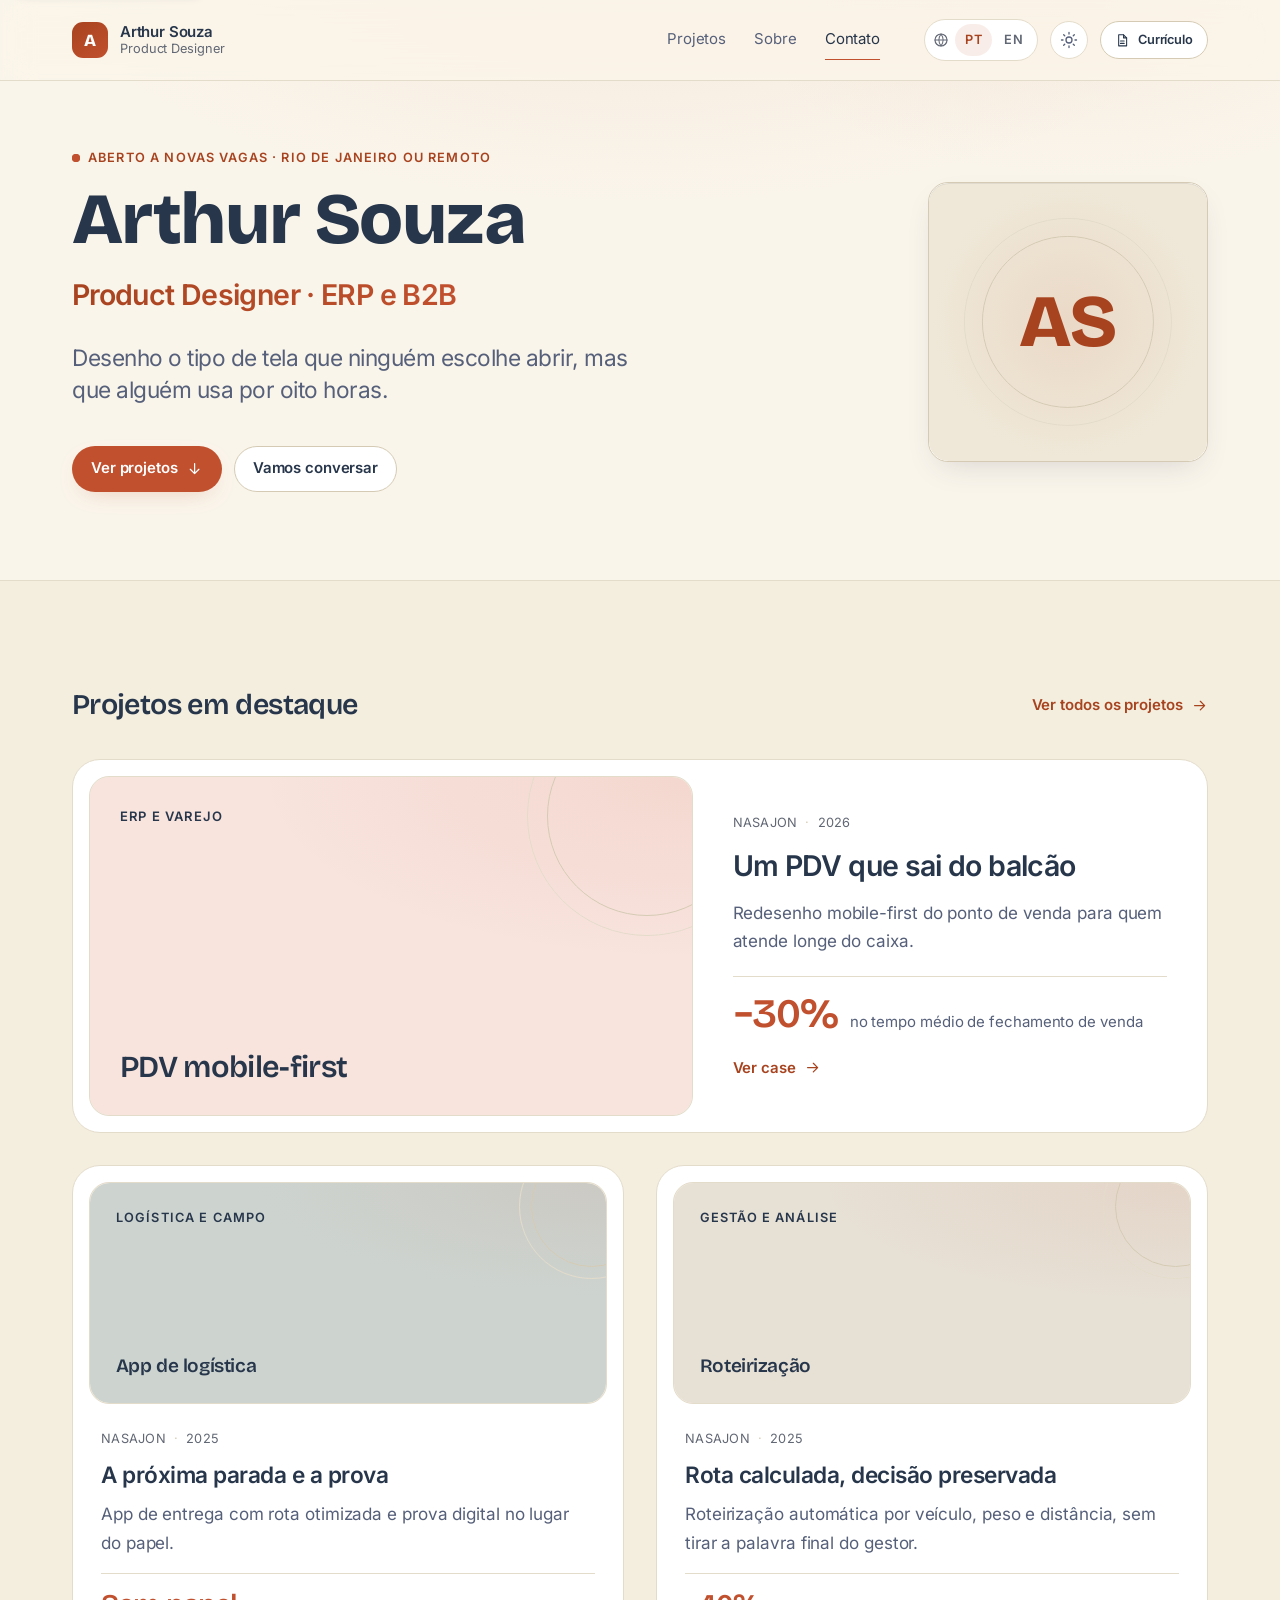
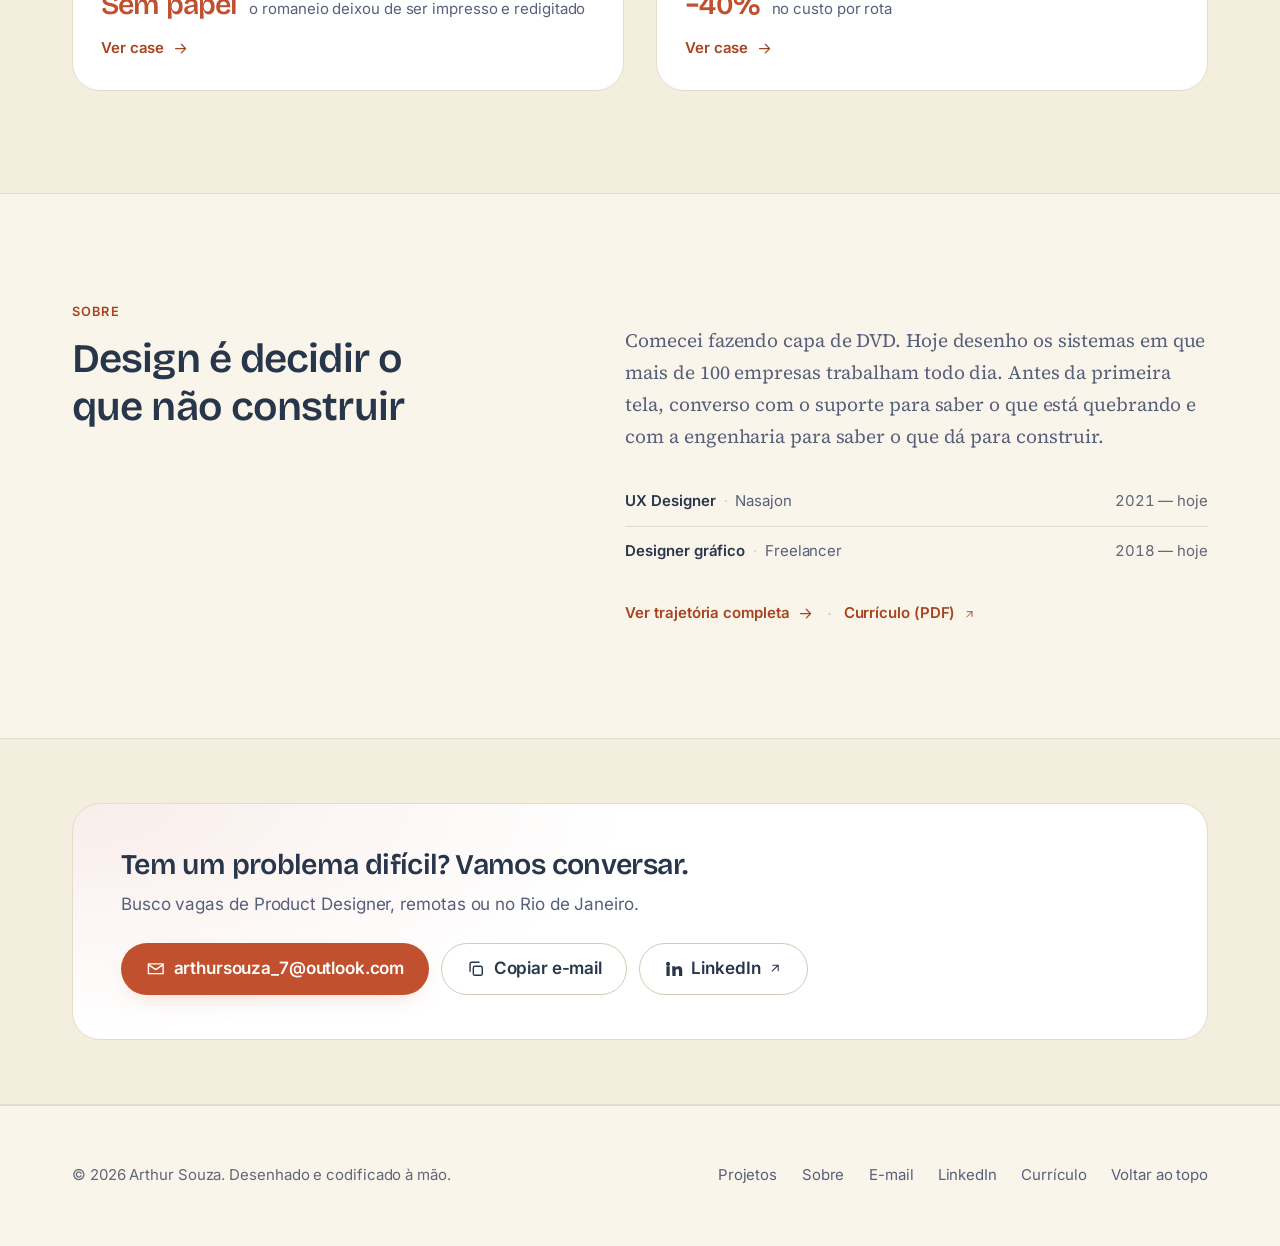
<file: index.html>
﻿<!DOCTYPE html>
<!--
  ============================================================================
  PORTFÓLIO — ARTHUR SOUZA · PRODUCT DESIGNER
  ----------------------------------------------------------------------------
  Arquivo   : index.html (Home)
  Stack     : HTML5 semântico · CSS3 · JavaScript Vanilla (ES6+)
  Idiomas   : pt-BR (padrão) + en (alternável)

  SISTEMA DE IDIOMAS — REGRA ÚNICA
  --------------------------------
  1) TEXTO VISÍVEL: todo texto tem um gêmeo no outro idioma.
        <p lang="pt-BR">Texto…</p>
        <p lang="en">Text…</p>
     O CSS esconde o idioma inativo. Sem JavaScript, o pt-BR aparece.

  2) TÍTULOS (h1–h6): os gêmeos ficam DENTRO do mesmo elemento, em spans.
        <h2 id="x"><span lang="pt-BR">Sobre</span><span lang="en">About</span></h2>
     Motivo: duplicar o <h2> duplicaria a estrutura de headings do documento,
     e um aria-labelledby apontando para um título oculto ainda leria o
     idioma errado — o cálculo do nome acessível ignora display:none apenas
     no elemento referenciado, não nos filhos dele.

  3) TEXTO EM ATRIBUTO (alt, aria-label, content, href): use data-en-*.
        <img alt="Foto de perfil" data-en-alt="Profile photo">
     O JavaScript troca o valor do atributo ao mudar de idioma.

  Para editar um texto, edite-o onde ele está. Não há dicionário externo.

  CONVENÇÕES DE MARCAÇÃO
  ----------------------
  class="..."   → apenas estilo (CSS). Nunca lido pelo JavaScript.
  data-*        → apenas comportamento (JS). Nunca usado como seletor de estilo.
  .is-*         → estado, escrito pelo JS e lido pelo CSS.

  CAPAS NO LUGAR DAS IMAGENS
  --------------------------
  Todo slot de mídia é um <figure class="media"> com proporção reservada
  (sem layout shift). Enquanto a imagem não existe, o slot mostra uma capa
  tipográfica (<div class="cover">) e o <img> real fica pronto, comentado
  logo abaixo. Para publicar a imagem: apague a <div class="cover"> e
  descomente o <img>. Nada mais precisa mudar.
  ============================================================================
-->
<html lang="pt-BR" class="no-js">
<head>
  <meta charset="UTF-8">
  <meta name="viewport" content="width=device-width, initial-scale=1">

  <!--
    BOOTSTRAP CRÍTICO (inline, ~20 linhas)
    Roda antes da primeira pintura para evitar três flashes visuais:
      a) FOUC das animações de entrada (troca .no-js por .js);
      b) flash de idioma errado em quem já escolheu inglês;
      c) flash de tema errado — por isso data-theme é resolvido AQUI, e não
         no script.js, que só carrega depois do HTML parseado.
    Sem JavaScript nenhum atributo é escrito: o site aparece em pt-BR e no
    modo escuro, que são os padrões do projeto.
    É o único JavaScript inline do projeto. Todo o resto vive em script.js.
  -->
  <script>
    (function () {
      var root = document.documentElement;
      root.classList.remove('no-js');
      root.classList.add('js');

      var lang = null;
      var theme = null;

      try {
        lang = localStorage.getItem('portfolio-lang');
        theme = localStorage.getItem('portfolio-theme');
      } catch (err) { /* localStorage bloqueado: segue nos padrões */ }

      if (lang === 'en') {
        root.setAttribute('data-lang', 'en');
        root.setAttribute('lang', 'en');
      }

      /* Sem escolha salva, vale a preferência do sistema. */
      if (theme !== 'claro' && theme !== 'escuro') {
        theme = window.matchMedia &&
                window.matchMedia('(prefers-color-scheme: light)').matches
          ? 'claro'
          : 'escuro';
      }
      root.setAttribute('data-theme', theme);
    })();
  </script>

  <!-- ==================== SEO ==================== -->
  <title data-en="Arthur Souza — Product Designer">Arthur Souza — Product Designer</title>

  <meta name="description"
        content="Product Designer de ERP e produtos B2B complexos. Pesquisa, design de produto e design systems, do primeiro insight ao handoff."
        data-en-content="Product Designer for ERP and complex B2B products. Research, product design and design systems, from first insight to handoff.">

  <meta name="author" content="Arthur Souza">
  <meta name="robots" content="index, follow">
  <!-- Valor do modo escuro (o padrão). O script.js reescreve este content a
       partir de --color-bg sempre que o tema muda. -->
  <meta name="theme-color" content="#20293A">

  <!--
    URLS ABSOLUTAS — o site está publicado em https://rthursouza.github.io.
    canonical e og:url estão ativas. og:image e twitter:image continuam
    comentadas ("PUBLICAR:") porque os arquivos de imagem ainda não existem:
    uma og:image apontando para um 404 faz WhatsApp e LinkedIn montarem o
    card sem imagem, e esse card fica em cache. Ao salvar a imagem
    (1200×630) em assets/images/, tire o comentário das duas tags.
    Detalhes no README, seção 2.
  -->
  <link rel="canonical" href="https://rthursouza.github.io/">

  <!-- Open Graph -->
  <meta property="og:type" content="website">
  <meta property="og:url" content="https://rthursouza.github.io/">
  <meta property="og:site_name" content="Arthur Souza">
  <meta property="og:locale" content="pt_BR">
  <meta property="og:locale:alternate" content="en_US">
  <meta property="og:title"
        content="Arthur Souza — Product Designer"
        data-en-content="Arthur Souza — Product Designer">
  <meta property="og:description"
        content="Comecei fazendo capa de DVD. Hoje desenho os sistemas em que 100 empresas trabalham todo dia."
        data-en-content="I started making DVD covers. Today I design the systems 100 companies work in every day.">
  <!-- OG IMAGE — 1200×630px. Crie e salve em assets/images/og-cover.jpg -->
  <!-- PUBLICAR: <meta property="og:image" content="https://rthursouza.github.io/assets/images/og-cover.jpg"> -->
  <meta property="og:image:width" content="1200">
  <meta property="og:image:height" content="630">
  <meta property="og:image:alt"
        content="Portfólio de Arthur Souza, Product Designer"
        data-en-content="Arthur Souza's portfolio, Product Designer">

  <!-- Twitter Card -->
  <meta name="twitter:card" content="summary_large_image">
  <meta name="twitter:title"
        content="Arthur Souza — Product Designer"
        data-en-content="Arthur Souza — Product Designer">
  <meta name="twitter:description"
        content="Comecei fazendo capa de DVD. Hoje desenho os sistemas em que 100 empresas trabalham todo dia."
        data-en-content="I started making DVD covers. Today I design the systems 100 companies work in every day.">
  <!-- PUBLICAR: <meta name="twitter:image" content="https://rthursouza.github.io/assets/images/og-cover.jpg"> -->

  <!-- ==================== FAVICON ==================== -->
  <!--
    O favicon abaixo é um SVG embutido (data URI): zero requisições, zero 404.
    Ao gerar os arquivos definitivos em assets/favicon/, apague esta linha
    e descomente o bloco seguinte.
  -->
  <link rel="icon" href="data:image/svg+xml,%3Csvg xmlns='http://www.w3.org/2000/svg' viewBox='0 0 32 32'%3E%3Crect width='32' height='32' rx='8' fill='%2320293A'/%3E%3Ctext x='16' y='22' font-family='system-ui,sans-serif' font-size='17' font-weight='700' fill='%23E08A63' text-anchor='middle'%3EA%3C/text%3E%3C/svg%3E">
  <!--
  <link rel="icon" href="assets/favicon/favicon.ico" sizes="32x32">
  <link rel="icon" href="assets/favicon/favicon.svg" type="image/svg+xml">
  <link rel="apple-touch-icon" href="assets/favicon/apple-touch-icon.png">
  <link rel="manifest" href="assets/favicon/site.webmanifest">
  -->

  <!-- ==================== TIPOGRAFIA ====================
       Fontes locais em assets/fonts/, declaradas em @font-face no topo do
       style.css. Nenhuma requisição a CDN: o site abre offline e não entrega
       o IP de quem visita para um terceiro.
       O preload antecipa só as duas famílias da primeira dobra — o navegador
       descobriria as outras ao casar o @font-face com o texto, tarde demais.
       crossorigin é obrigatório em preload de fonte, inclusive na origem. -->
  <link rel="preload" as="font" type="font/woff2" crossorigin
        href="assets/fonts/inter-latin-400-normal.woff2">
  <link rel="preload" as="font" type="font/woff2" crossorigin
        href="assets/fonts/bricolage-grotesque-latin-800-normal.woff2">

  <!-- ==================== ESTILO ==================== -->
  <link rel="stylesheet" href="style.css">

  <!-- ==================== COMPORTAMENTO ==================== -->
  <script src="script.js" defer></script>
</head>

<body>

  <!-- ==========================================================================
       SKIP LINK — primeiro elemento focável da página
       ========================================================================== -->
  <a class="skip-link" href="#conteudo">
    <span lang="pt-BR">Pular para o conteúdo</span><span lang="en">Skip to content</span>
  </a>

  <!--
    SENTINELA DA NAVBAR
    Elemento de 1px observado por IntersectionObserver. Quando sai do viewport,
    o header ganha .is-scrolled. Substitui o listener de scroll.
  -->
  <div class="nav-sentinel" data-nav-sentinel aria-hidden="true"></div>

  <!-- ==========================================================================
       SPRITE DE ÍCONES — SVG inline, definido uma vez por página.
       Uso: <svg class="icon" aria-hidden="true" focusable="false">
              <use href="#i-arrow-right"></use>
            </svg>
       ========================================================================== -->
  <svg class="svg-sprite" xmlns="http://www.w3.org/2000/svg" width="0" height="0"
       aria-hidden="true" focusable="false">
    <symbol id="i-arrow-right" viewBox="0 0 24 24" fill="none" stroke="currentColor"
            stroke-width="1.75" stroke-linecap="round" stroke-linejoin="round">
      <path d="M5 12h14M13 6l6 6-6 6"/>
    </symbol>

    <symbol id="i-arrow-down" viewBox="0 0 24 24" fill="none" stroke="currentColor"
            stroke-width="1.75" stroke-linecap="round" stroke-linejoin="round">
      <path d="M12 5v14M6 13l6 6 6-6"/>
    </symbol>

    <symbol id="i-arrow-up-right" viewBox="0 0 24 24" fill="none" stroke="currentColor"
            stroke-width="1.75" stroke-linecap="round" stroke-linejoin="round">
      <path d="M7 17 17 7M8 7h9v9"/>
    </symbol>

    <symbol id="i-menu" viewBox="0 0 24 24" fill="none" stroke="currentColor"
            stroke-width="1.75" stroke-linecap="round" stroke-linejoin="round">
      <path d="M4 7h16M4 12h16M4 17h16"/>
    </symbol>

    <symbol id="i-close" viewBox="0 0 24 24" fill="none" stroke="currentColor"
            stroke-width="1.75" stroke-linecap="round" stroke-linejoin="round">
      <path d="m6 6 12 12M18 6 6 18"/>
    </symbol>

    <symbol id="i-mail" viewBox="0 0 24 24" fill="none" stroke="currentColor"
            stroke-width="1.75" stroke-linecap="round" stroke-linejoin="round">
      <path d="M3 6h18v12H3z"/><path d="m3 7 9 6 9-6"/>
    </symbol>

    <symbol id="i-linkedin" viewBox="0 0 24 24" fill="currentColor">
      <path d="M4.98 3.5a2.5 2.5 0 1 1 0 5 2.5 2.5 0 0 1 0-5ZM3 9h4v12H3zM10 9h3.8v1.7h.05c.53-.95 1.83-1.95 3.77-1.95 4.03 0 4.78 2.5 4.78 5.75V21h-4v-5.6c0-1.34-.03-3.06-1.9-3.06-1.9 0-2.2 1.45-2.2 2.96V21h-4z"/>
    </symbol>

    <symbol id="i-file" viewBox="0 0 24 24" fill="none" stroke="currentColor"
            stroke-width="1.75" stroke-linecap="round" stroke-linejoin="round">
      <path d="M14 3v5h5"/><path d="M6 3h8l5 5v13H6z"/><path d="M9 13h6M9 17h6"/>
    </symbol>

    <symbol id="i-chevron-left" viewBox="0 0 24 24" fill="none" stroke="currentColor"
            stroke-width="1.75" stroke-linecap="round" stroke-linejoin="round">
      <path d="m15 6-6 6 6 6"/>
    </symbol>

    <symbol id="i-chevron-right" viewBox="0 0 24 24" fill="none" stroke="currentColor"
            stroke-width="1.75" stroke-linecap="round" stroke-linejoin="round">
      <path d="m9 6 6 6-6 6"/>
    </symbol>

    <symbol id="i-expand" viewBox="0 0 24 24" fill="none" stroke="currentColor"
            stroke-width="1.75" stroke-linecap="round" stroke-linejoin="round">
      <path d="M9 3H3v6M15 21h6v-6M21 9V3h-6M3 15v6h6"/>
    </symbol>

    <symbol id="i-copy" viewBox="0 0 24 24" fill="none" stroke="currentColor"
            stroke-width="1.75" stroke-linecap="round" stroke-linejoin="round">
      <rect x="9" y="9" width="11" height="11" rx="2"/><path d="M5 15V6a2 2 0 0 1 2-2h9"/>
    </symbol>

    <symbol id="i-check" viewBox="0 0 24 24" fill="none" stroke="currentColor"
            stroke-width="1.75" stroke-linecap="round" stroke-linejoin="round">
      <path d="m4 12.5 5 5 11-11"/>
    </symbol>

    <symbol id="i-globe" viewBox="0 0 24 24" fill="none" stroke="currentColor"
            stroke-width="1.75" stroke-linecap="round" stroke-linejoin="round">
      <circle cx="12" cy="12" r="9"/><path d="M3 12h18"/>
      <path d="M12 3a15 15 0 0 1 0 18a15 15 0 0 1 0-18Z"/>
    </symbol>

    <symbol id="i-sun" viewBox="0 0 24 24" fill="none" stroke="currentColor"
            stroke-width="1.75" stroke-linecap="round" stroke-linejoin="round">
      <circle cx="12" cy="12" r="4"/>
      <path d="M12 2v2M12 20v2M2 12h2M20 12h2M4.9 4.9l1.4 1.4M17.7 17.7l1.4 1.4M4.9 19.1l1.4-1.4M17.7 6.3l1.4-1.4"/>
    </symbol>

    <symbol id="i-moon" viewBox="0 0 24 24" fill="none" stroke="currentColor"
            stroke-width="1.75" stroke-linecap="round" stroke-linejoin="round">
      <path d="M20.5 14.3A8.5 8.5 0 0 1 9.7 3.5a7.5 7.5 0 1 0 10.8 10.8Z"/>
    </symbol>
  </svg>

  <!-- ==========================================================================
       HEADER / NAVBAR FIXA
       ========================================================================== -->
  <header class="header" data-header>
    <div class="container header__inner">

      <a class="brand" href="#inicio" aria-label="Arthur Souza — início"
         data-en-aria-label="Arthur Souza — home">
        <span class="brand__mark" aria-hidden="true">A</span>
        <span class="brand__text">
          <span class="brand__name">Arthur Souza</span>
          <span class="brand__role">
            <span lang="pt-BR">Product Designer</span><span lang="en">Product Designer</span>
          </span>
        </span>
      </a>

      <!-- Navegação principal — o mesmo <ul> serve desktop e drawer mobile -->
      <nav class="nav" id="nav-principal" data-nav-panel
           aria-label="Navegação principal" data-en-aria-label="Main navigation">
        <!-- "Início" saiu de propósito: o logo já leva ao topo.
             "Projetos" e "Sobre" apontam para páginas próprias, não para
             âncoras, e por isso o scrollspy (que só observa links com #) os
             ignora. Só "Contato" continua sendo acompanhado. -->
        <ul class="nav__list" data-scrollspy>
          <li class="nav__item">
            <a class="nav__link" href="projetos.html">
              <span lang="pt-BR">Projetos</span><span lang="en">Work</span>
            </a>
          </li>
          <li class="nav__item">
            <a class="nav__link" href="sobre.html">
              <span lang="pt-BR">Sobre</span><span lang="en">About</span>
            </a>
          </li>
          <li class="nav__item">
            <a class="nav__link" href="#contato">
              <span lang="pt-BR">Contato</span><span lang="en">Contact</span>
            </a>
          </li>
        </ul>

        <div class="nav__actions">
          <div class="nav__prefs">
            <!-- SELETOR DE IDIOMA -->
            <div class="lang-switch" role="group"
                 aria-label="Selecionar idioma" data-en-aria-label="Select language"
                 data-lang-switch>
              <svg class="icon lang-switch__icon" aria-hidden="true" focusable="false">
                <use href="#i-globe"></use>
              </svg>
              <button class="lang-switch__btn" type="button"
                      data-lang-value="pt-BR" aria-pressed="true" lang="pt-BR">PT</button>
              <button class="lang-switch__btn" type="button"
                      data-lang-value="en" aria-pressed="false" lang="en">EN</button>
            </div>

            <!--
              ALTERNÂNCIA DE TEMA
              O rótulo é fixo ("Modo claro") e quem carrega o estado é o
              aria-pressed — mesmo contrato do botão do menu, que mantém
              "Abrir menu" nos dois estados e deixa o aria-expanded falar.
              Reescrever o rótulo criaria um segundo dono para a informação
              e brigaria com a troca de idioma, que também escreve nele.
            -->
            <button class="theme-toggle" type="button"
                    data-theme-toggle
                    aria-pressed="false"
                    aria-label="Modo claro" data-en-aria-label="Light mode">
              <svg class="icon theme-toggle__moon" aria-hidden="true" focusable="false">
                <use href="#i-moon"></use>
              </svg>
              <svg class="icon theme-toggle__sun" aria-hidden="true" focusable="false">
                <use href="#i-sun"></use>
              </svg>
            </button>
          </div>

          <!--
            CURRÍCULO — salve o PDF em assets/ com este nome exato.
            Abre em nova aba (e não baixa): quem está avaliando dá uma olhada
            rápida sem se comprometer a guardar arquivo. rel="noopener" basta
            aqui, porque o PDF é do próprio domínio.
          -->
          <a class="btn btn--secondary btn--sm"
             href="assets/curriculo-arthursouza-ux.pdf"
             target="_blank" rel="noopener">
            <svg class="icon" aria-hidden="true" focusable="false">
              <use href="#i-file"></use>
            </svg>
            <span lang="pt-BR">Currículo</span><span lang="en">Resume</span>
            <span class="visually-hidden">
              <span lang="pt-BR">(PDF, abre em nova aba)</span><span lang="en">(PDF, opens in a new tab)</span>
            </span>
          </a>
        </div>
      </nav>

      <!-- Botão do menu mobile -->
      <button class="nav-toggle" type="button"
              data-nav-toggle
              aria-controls="nav-principal"
              aria-expanded="false"
              aria-label="Abrir menu" data-en-aria-label="Open menu">
        <svg class="icon nav-toggle__open" aria-hidden="true" focusable="false">
          <use href="#i-menu"></use>
        </svg>
        <svg class="icon nav-toggle__close" aria-hidden="true" focusable="false">
          <use href="#i-close"></use>
        </svg>
      </button>

    </div>
  </header>

  <!-- Camada de escurecimento atrás do drawer mobile -->
  <div class="nav-backdrop" data-nav-backdrop hidden></div>

  <main id="conteudo" class="main">

    <!-- ========================================================================
         01 · HERO
         ------------------------------------------------------------------------
         Uma frase só. A história do DVD mora no Sobre, e a faixa de números
         (experiência, foco, clientes, base) foi removida de propósito: tudo
         isso já está dito no texto.
         ======================================================================== -->
    <section class="section hero" id="inicio" aria-labelledby="hero-titulo">
      <div class="container hero__inner">

        <div class="hero__content">

          <p class="eyebrow" data-reveal>
            <span class="eyebrow__dot" aria-hidden="true"></span>
            <span lang="pt-BR">Aberto a novas vagas · Rio de Janeiro ou remoto</span><span lang="en">Open to new roles · Rio de Janeiro or remote</span>
          </p>

          <h1 class="hero__title" id="hero-titulo" data-reveal>
            <span lang="pt-BR">Arthur Souza</span><span lang="en">Arthur Souza</span>
          </h1>

          <p class="hero__role" data-reveal>
            <span lang="pt-BR">Product Designer · ERP e B2B</span><span lang="en">Product Designer · ERP &amp; B2B</span>
          </p>

          <p class="hero__lead" data-reveal lang="pt-BR">
            Desenho o tipo de tela que ninguém escolhe abrir, mas que alguém usa
            por oito horas.
          </p>
          <p class="hero__lead" data-reveal lang="en">
            I design the kind of screen nobody chooses to open, but someone uses
            for eight hours.
          </p>

          <div class="hero__actions cluster" data-reveal>
            <a class="btn btn--primary" href="#projetos">
              <span lang="pt-BR">Ver projetos</span><span lang="en">View work</span>
              <svg class="icon" aria-hidden="true" focusable="false">
                <use href="#i-arrow-down"></use>
              </svg>
            </a>

            <a class="btn btn--secondary" href="#contato">
              <span lang="pt-BR">Vamos conversar</span><span lang="en">Let's talk</span>
            </a>
          </div>
        </div>

        <!-- FOTO PERFIL · 1:1, no máximo ~280px -->
        <div class="hero__media" data-reveal>
          <figure class="media media--1x1 media--framed">
            <div class="cover cover--monogram" aria-hidden="true">
              <span class="cover__value">AS</span>
            </div>
            <!--
              SUBSTITUIR: apague a capa (<div class="cover">) acima e descomente.
              Continua sendo a maior imagem do primeiro scroll no mobile (LCP):
              use eager + fetchpriority="high" — nunca lazy.

            <img src="assets/images/perfil.jpg"
                 alt="Retrato de Arthur Souza"
                 data-en-alt="Portrait of Arthur Souza"
                 width="800" height="800"
                 loading="eager" fetchpriority="high" decoding="async">
            -->
          </figure>
        </div>

      </div>
    </section>

    <!-- ========================================================================
         02 · PROJETOS EM DESTAQUE
         ------------------------------------------------------------------------
         Os cards são HTML estático — não são gerados por JavaScript.
         Isso mantém o conteúdo indexável e funcional sem JS.

         Cada card tem UM link só, no título. O ::after dele se estica pelo
         card inteiro, então clicar em qualquer ponto abre o case, a Tab para
         uma vez por card e o nome acessível do link é o título — não o card
         todo lido de uma vez. O anel de foco é desenhado no card.

         Card grande (.project-card--featured): imagem 16:9 à esquerda, texto à
         direita. Cards menores: imagem 21:9 em cima. Sem tags de ferramenta:
         elas aparecem dentro dos cases.
         ======================================================================== -->
    <section class="section section--alt" id="projetos" aria-labelledby="projetos-titulo">
      <div class="container">

        <header class="heading-row" data-reveal>
          <h2 class="heading-row__title" id="projetos-titulo">
            <span lang="pt-BR">Projetos em destaque</span><span lang="en">Featured work</span>
          </h2>
          <a class="text-link" href="projetos.html">
            <span lang="pt-BR">Ver todos os projetos</span><span lang="en">View all work</span>
            <svg class="icon" aria-hidden="true" focusable="false">
              <use href="#i-arrow-right"></use>
            </svg>
          </a>
        </header>

        <div class="featured-projects">

          <!-- ---------------- PROJETO 01 · DESTAQUE ---------------- -->
          <article class="project-card project-card--featured" data-reveal aria-labelledby="proj-01-titulo">

            <figure class="media media--16x9 project-card__media">
              <div class="cover cover--tone-1" aria-hidden="true">
                <span class="cover__eyebrow"><span lang="pt-BR">ERP e varejo</span><span lang="en">ERP &amp; Retail</span></span>
                <span class="cover__title"><span lang="pt-BR">PDV mobile-first</span><span lang="en">Mobile-first POS</span></span>
              </div>
              <!--
              <img src="assets/images/projeto-01-capa.jpg"
                   alt=""
                   width="1600" height="900" loading="lazy" decoding="async">
              -->
            </figure>

            <div class="project-card__body">
              <ul class="meta-list">
                <li class="meta-list__item">Nasajon</li>
                <li class="meta-list__item">2026</li>
              </ul>

              <h3 class="project-card__title" id="proj-01-titulo">
                <a class="project-card__link" href="projects/projeto-01.html">
                  <span lang="pt-BR">Um PDV que sai do balcão</span><span lang="en">A POS that leaves the counter</span>
                </a>
              </h3>

              <p class="project-card__summary" lang="pt-BR">
                Redesenho mobile-first do ponto de venda para quem atende longe
                do caixa.
              </p>
              <p class="project-card__summary" lang="en">
                Mobile-first redesign of the point of sale for staff who serve
                away from the register.
              </p>

              <p class="project-card__metric">
                <span class="project-card__metric-value">−30%</span>
                <span class="project-card__metric-label">
                  <span lang="pt-BR">no tempo médio de fechamento de venda</span><span lang="en">in average time to close a sale</span>
                </span>
              </p>

              <p class="project-card__cta" aria-hidden="true">
                <span lang="pt-BR">Ver case</span><span lang="en">View case study</span>
                <svg class="icon" focusable="false"><use href="#i-arrow-right"></use></svg>
              </p>
            </div>
          </article>

          <!-- ---------------- PROJETO 02 ---------------- -->
          <article class="project-card" data-reveal aria-labelledby="proj-02-titulo">

            <!-- 21:9 corta um celular em pé até ele ficar minúsculo: use 2 ou
                 3 telas lado a lado ou um recorte de detalhe. -->
            <figure class="media media--21x9 project-card__media">
              <div class="cover cover--tone-2" aria-hidden="true">
                <span class="cover__eyebrow"><span lang="pt-BR">Logística e campo</span><span lang="en">Logistics &amp; Field</span></span>
                <span class="cover__title"><span lang="pt-BR">App de logística</span><span lang="en">Logistics app</span></span>
              </div>
              <!--
              <img src="assets/images/projeto-02-capa.jpg"
                   alt=""
                   width="1680" height="720" loading="lazy" decoding="async">
              -->
            </figure>

            <div class="project-card__body">
              <ul class="meta-list">
                <li class="meta-list__item">Nasajon</li>
                <li class="meta-list__item">2025</li>
              </ul>

              <h3 class="project-card__title" id="proj-02-titulo">
                <a class="project-card__link" href="projects/projeto-02.html">
                  <span lang="pt-BR">A próxima parada e a prova</span><span lang="en">The next stop, and the proof</span>
                </a>
              </h3>

              <p class="project-card__summary" lang="pt-BR">
                App de entrega com rota otimizada e prova digital no lugar do
                papel.
              </p>
              <p class="project-card__summary" lang="en">
                Delivery app with an optimized route and digital proof in place
                of paper.
              </p>

              <!-- Resultado qualitativo, o mesmo do case 2 ("O que mudou na operação").
                   Se um número for apurado, troque em todos os lugares. -->
              <p class="project-card__metric">
                <span class="project-card__metric-value">
                  <span lang="pt-BR">Sem papel</span><span lang="en">Paperless</span>
                </span>
                <span class="project-card__metric-label">
                  <span lang="pt-BR">o romaneio deixou de ser impresso e redigitado</span><span lang="en">manifests stopped being printed and retyped</span>
                </span>
              </p>

              <p class="project-card__cta" aria-hidden="true">
                <span lang="pt-BR">Ver case</span><span lang="en">View case study</span>
                <svg class="icon" focusable="false"><use href="#i-arrow-right"></use></svg>
              </p>
            </div>
          </article>

          <!-- ---------------- PROJETO 03 ---------------- -->
          <article class="project-card" data-reveal aria-labelledby="proj-03-titulo">

            <figure class="media media--21x9 project-card__media">
              <div class="cover cover--tone-3" aria-hidden="true">
                <span class="cover__eyebrow"><span lang="pt-BR">Gestão e análise</span><span lang="en">Management &amp; Analytics</span></span>
                <span class="cover__title"><span lang="pt-BR">Roteirização</span><span lang="en">Route planning</span></span>
              </div>
              <!--
              <img src="assets/images/projeto-03-capa.jpg"
                   alt=""
                   width="1680" height="720" loading="lazy" decoding="async">
              -->
            </figure>

            <div class="project-card__body">
              <ul class="meta-list">
                <li class="meta-list__item">Nasajon</li>
                <li class="meta-list__item">2025</li>
              </ul>

              <h3 class="project-card__title" id="proj-03-titulo">
                <a class="project-card__link" href="projects/projeto-03.html">
                  <span lang="pt-BR">Rota calculada, decisão preservada</span><span lang="en">Route calculated, decision preserved</span>
                </a>
              </h3>

              <p class="project-card__summary" lang="pt-BR">
                Roteirização automática por veículo, peso e distância, sem tirar
                a palavra final do gestor.
              </p>
              <p class="project-card__summary" lang="en">
                Automatic route planning by vehicle, weight and distance, without
                taking the final say away from the manager.
              </p>

              <p class="project-card__metric">
                <span class="project-card__metric-value">−40%</span>
                <span class="project-card__metric-label">
                  <span lang="pt-BR">no custo por rota</span><span lang="en">in cost per route</span>
                </span>
              </p>

              <p class="project-card__cta" aria-hidden="true">
                <span lang="pt-BR">Ver case</span><span lang="en">View case study</span>
                <svg class="icon" focusable="false"><use href="#i-arrow-right"></use></svg>
              </p>
            </div>
          </article>

        </div>
      </div>
    </section>

    <!-- ========================================================================
         03 · SOBRE (curto)
         ------------------------------------------------------------------------
         Um parágrafo e um resumo de duas linhas da trajetória. A versão
         completa (experiência, como eu trabalho, competências e formação)
         está em sobre.html. O id "sobre" continua aqui porque links antigos
         para index.html#sobre ainda caem neste resumo.
         ======================================================================== -->
    <section class="section" id="sobre" aria-labelledby="sobre-titulo">
      <div class="container">
        <div class="about" data-reveal>

          <header class="about__head">
            <p class="eyebrow">
              <span lang="pt-BR">Sobre</span><span lang="en">About</span>
            </p>
            <h2 class="section-head__title" id="sobre-titulo">
              <span lang="pt-BR">Design é decidir o que não construir</span><span lang="en">Design is deciding what not to build</span>
            </h2>
          </header>

          <div class="about__body">
            <p class="about__text" lang="pt-BR">
              Comecei fazendo capa de DVD. Hoje desenho os sistemas em que mais
              de 100 empresas trabalham todo dia. Antes da primeira tela,
              converso com o suporte para saber o que está quebrando e com a
              engenharia para saber o que dá para construir.
            </p>
            <p class="about__text" lang="en">
              I started making DVD covers. Today I design the systems more than
              100 companies work in every day. Before the first screen, I talk
              to support to learn what's breaking and to engineering to learn
              what can be built.
            </p>

            <!-- RESUMO DA TRAJETÓRIA — a versão completa está em sobre.html.
                 Cargo e empresa à esquerda, período à direita. O ponto entre
                 cargo e empresa é gerado em CSS (não é lido em voz alta). -->
            <ul class="career-list"
                aria-label="Trajetória resumida" data-en-aria-label="Career summary">
              <li class="career-list__item">
                <p class="career-list__role">
                  <span class="career-list__title"><span lang="pt-BR">UX Designer</span><span lang="en">UX Designer</span></span><span class="career-list__org"><span lang="pt-BR">Nasajon</span><span lang="en">Nasajon</span></span>
                </p>
                <p class="career-list__period">
                  <span lang="pt-BR">2021 — hoje</span><span lang="en">2021 — present</span>
                </p>
              </li>
              <li class="career-list__item">
                <p class="career-list__role">
                  <span class="career-list__title"><span lang="pt-BR">Designer gráfico</span><span lang="en">Graphic designer</span></span><span class="career-list__org"><span lang="pt-BR">Freelancer</span><span lang="en">Freelance</span></span>
                </p>
                <p class="career-list__period">
                  <span lang="pt-BR">2018 — hoje</span><span lang="en">2018 — present</span>
                </p>
              </li>
            </ul>

            <ul class="link-row">
              <li>
                <a class="text-link" href="sobre.html">
                  <span lang="pt-BR">Ver trajetória completa</span><span lang="en">See full background</span>
                  <svg class="icon" aria-hidden="true" focusable="false">
                    <use href="#i-arrow-right"></use>
                  </svg>
                </a>
              </li>
              <li>
                <a class="text-link" href="assets/curriculo-arthursouza-ux.pdf"
                   target="_blank" rel="noopener">
                  <span lang="pt-BR">Currículo (PDF)</span><span lang="en">Resume (PDF)</span>
                  <svg class="icon icon--xs" aria-hidden="true" focusable="false">
                    <use href="#i-arrow-up-right"></use>
                  </svg>
                  <span class="visually-hidden">
                    <span lang="pt-BR">(abre em nova aba)</span><span lang="en">(opens in a new tab)</span>
                  </span>
                </a>
              </li>
            </ul>
          </div>

        </div>
      </div>
    </section>

    <!-- ========================================================================
         CONTATO — o mesmo bloco em todas as páginas (home, /projetos, sobre,
         cases e template). O "Contato" do menu de cada página aponta para este
         #contato.
         ======================================================================== -->
    <section class="section section--alt section--tight" id="contato" aria-labelledby="contato-titulo">
      <div class="container">

        <div class="contact contact--inline" data-reveal data-copy-scope>

          <div class="contact__text">
            <h2 class="contact__title" id="contato-titulo">
              <span lang="pt-BR">Tem um problema difícil? Vamos conversar.</span><span lang="en">Working on a hard problem? Let's talk.</span>
            </h2>
            <p class="contact__lead" lang="pt-BR">
              Busco vagas de Product Designer, remotas ou no Rio de Janeiro.
            </p>
            <p class="contact__lead" lang="en">
              I'm looking for Product Designer roles, remote or in Rio de
              Janeiro.
            </p>
          </div>

          <div class="contact__actions cluster">
            <!-- E-MAIL — troque pelo seu endereço real (aqui e no botão de copiar) -->
            <a class="btn btn--primary btn--lg" href="mailto:arthursouza_7@outlook.com">
              <svg class="icon" aria-hidden="true" focusable="false">
                <use href="#i-mail"></use>
              </svg>
              <span>arthursouza_7@outlook.com</span>
            </a>

            <!-- COPIAR E-MAIL — nasce com hidden. O script.js só o mostra quando o
                 navegador tem a API de área de transferência; sem ela (ou sem JS),
                 o link mailto acima continua sendo o caminho. Ao copiar, o botão
                 ganha .is-copied por alguns segundos e troca o rótulo. -->
            <button class="btn btn--secondary btn--lg contact__copy" type="button"
                    data-copy-email="arthursouza_7@outlook.com" hidden>
              <span class="contact__copy-idle">
                <svg class="icon" aria-hidden="true" focusable="false">
                  <use href="#i-copy"></use>
                </svg>
                <span lang="pt-BR">Copiar e-mail</span><span lang="en">Copy email</span>
              </span>
              <span class="contact__copy-done" data-copy-message>
                <svg class="icon" aria-hidden="true" focusable="false">
                  <use href="#i-check"></use>
                </svg>
                <span lang="pt-BR">E-mail copiado</span><span lang="en">Email copied</span>
              </span>
            </button>

            <a class="btn btn--secondary btn--lg"
               href="https://www.linkedin.com/in/arthursouza7/"
               target="_blank" rel="noopener noreferrer">
              <svg class="icon" aria-hidden="true" focusable="false">
                <use href="#i-linkedin"></use>
              </svg>
              <span>LinkedIn</span>
              <svg class="icon icon--xs" aria-hidden="true" focusable="false">
                <use href="#i-arrow-up-right"></use>
              </svg>
              <span class="visually-hidden">
                <span lang="pt-BR">(abre em nova aba)</span><span lang="en">(opens in a new tab)</span>
              </span>
            </a>
          </div>

          <!-- Aviso para leitor de tela. Começa vazio; ao copiar, o script coloca
               aqui uma cópia do rótulo "E-mail copiado" (os dois idiomas, e o CSS
               esconde o inativo) e limpa depois. -->
          <p class="visually-hidden" role="status" data-copy-status></p>

        </div>
      </div>
    </section>

  </main>

  <!-- ==========================================================================
       FOOTER
       ========================================================================== -->
  <footer class="footer">
    <div class="container footer__inner">

      <p class="footer__copy">
        <span lang="pt-BR">© <span data-year>2026</span> Arthur Souza. Desenhado e codificado à mão.</span><span lang="en">© <span data-year>2026</span> Arthur Souza. Designed and hand-coded.</span>
      </p>

      <ul class="footer__links">
        <li>
          <a class="footer__link" href="projetos.html">
            <span lang="pt-BR">Projetos</span><span lang="en">Work</span>
          </a>
        </li>
        <li>
          <a class="footer__link" href="sobre.html">
            <span lang="pt-BR">Sobre</span><span lang="en">About</span>
          </a>
        </li>
        <li>
          <a class="footer__link" href="mailto:arthursouza_7@outlook.com">
            <span lang="pt-BR">E-mail</span><span lang="en">Email</span>
          </a>
        </li>
        <li>
          <a class="footer__link" href="https://www.linkedin.com/in/arthursouza7/"
             target="_blank" rel="noopener noreferrer">
            <span>LinkedIn</span>
            <span class="visually-hidden">
              <span lang="pt-BR">(abre em nova aba)</span><span lang="en">(opens in a new tab)</span>
            </span>
          </a>
        </li>
        <li>
          <a class="footer__link" href="assets/curriculo-arthursouza-ux.pdf"
             target="_blank" rel="noopener">
            <span lang="pt-BR">Currículo</span><span lang="en">Resume</span>
            <span class="visually-hidden">
              <span lang="pt-BR">(abre em nova aba)</span><span lang="en">(opens in a new tab)</span>
            </span>
          </a>
        </li>
        <li>
          <a class="footer__link" href="#inicio">
            <span lang="pt-BR">Voltar ao topo</span><span lang="en">Back to top</span>
          </a>
        </li>
      </ul>

    </div>
  </footer>

</body>
</html>
</file>
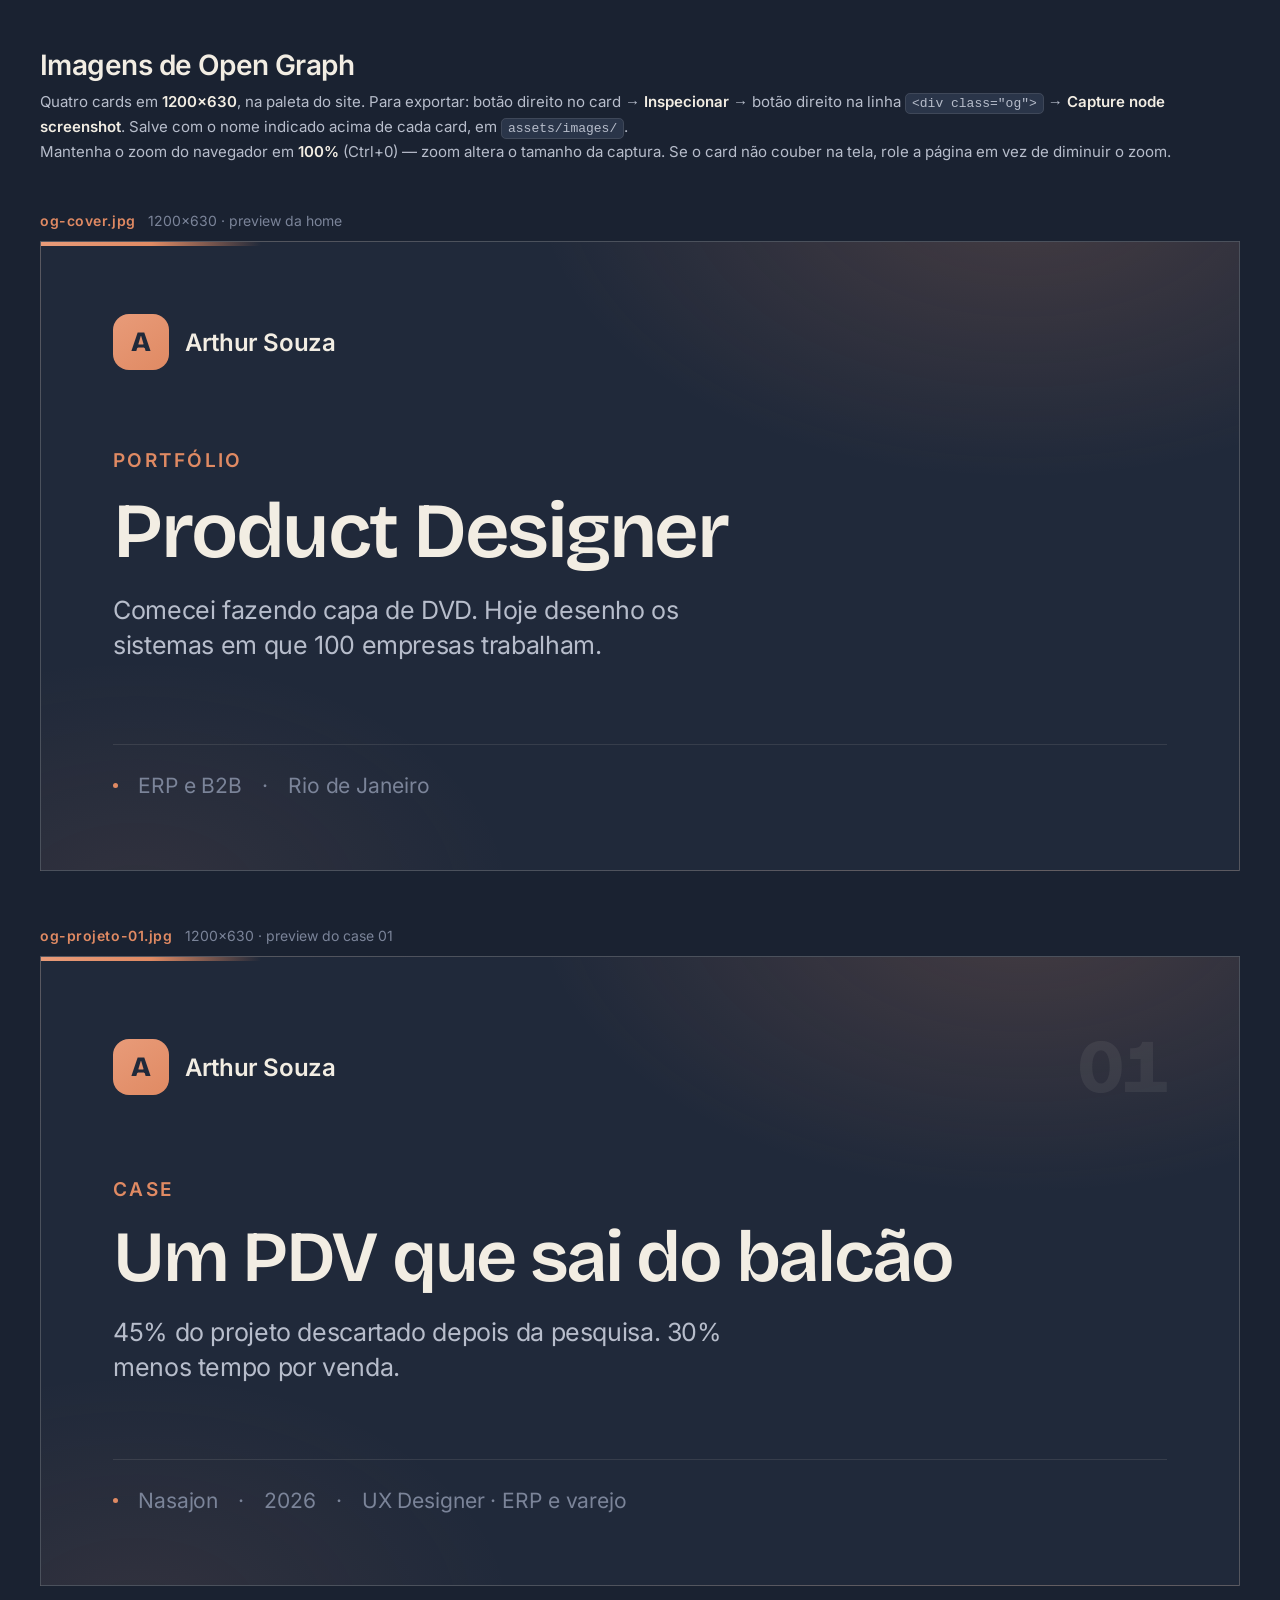
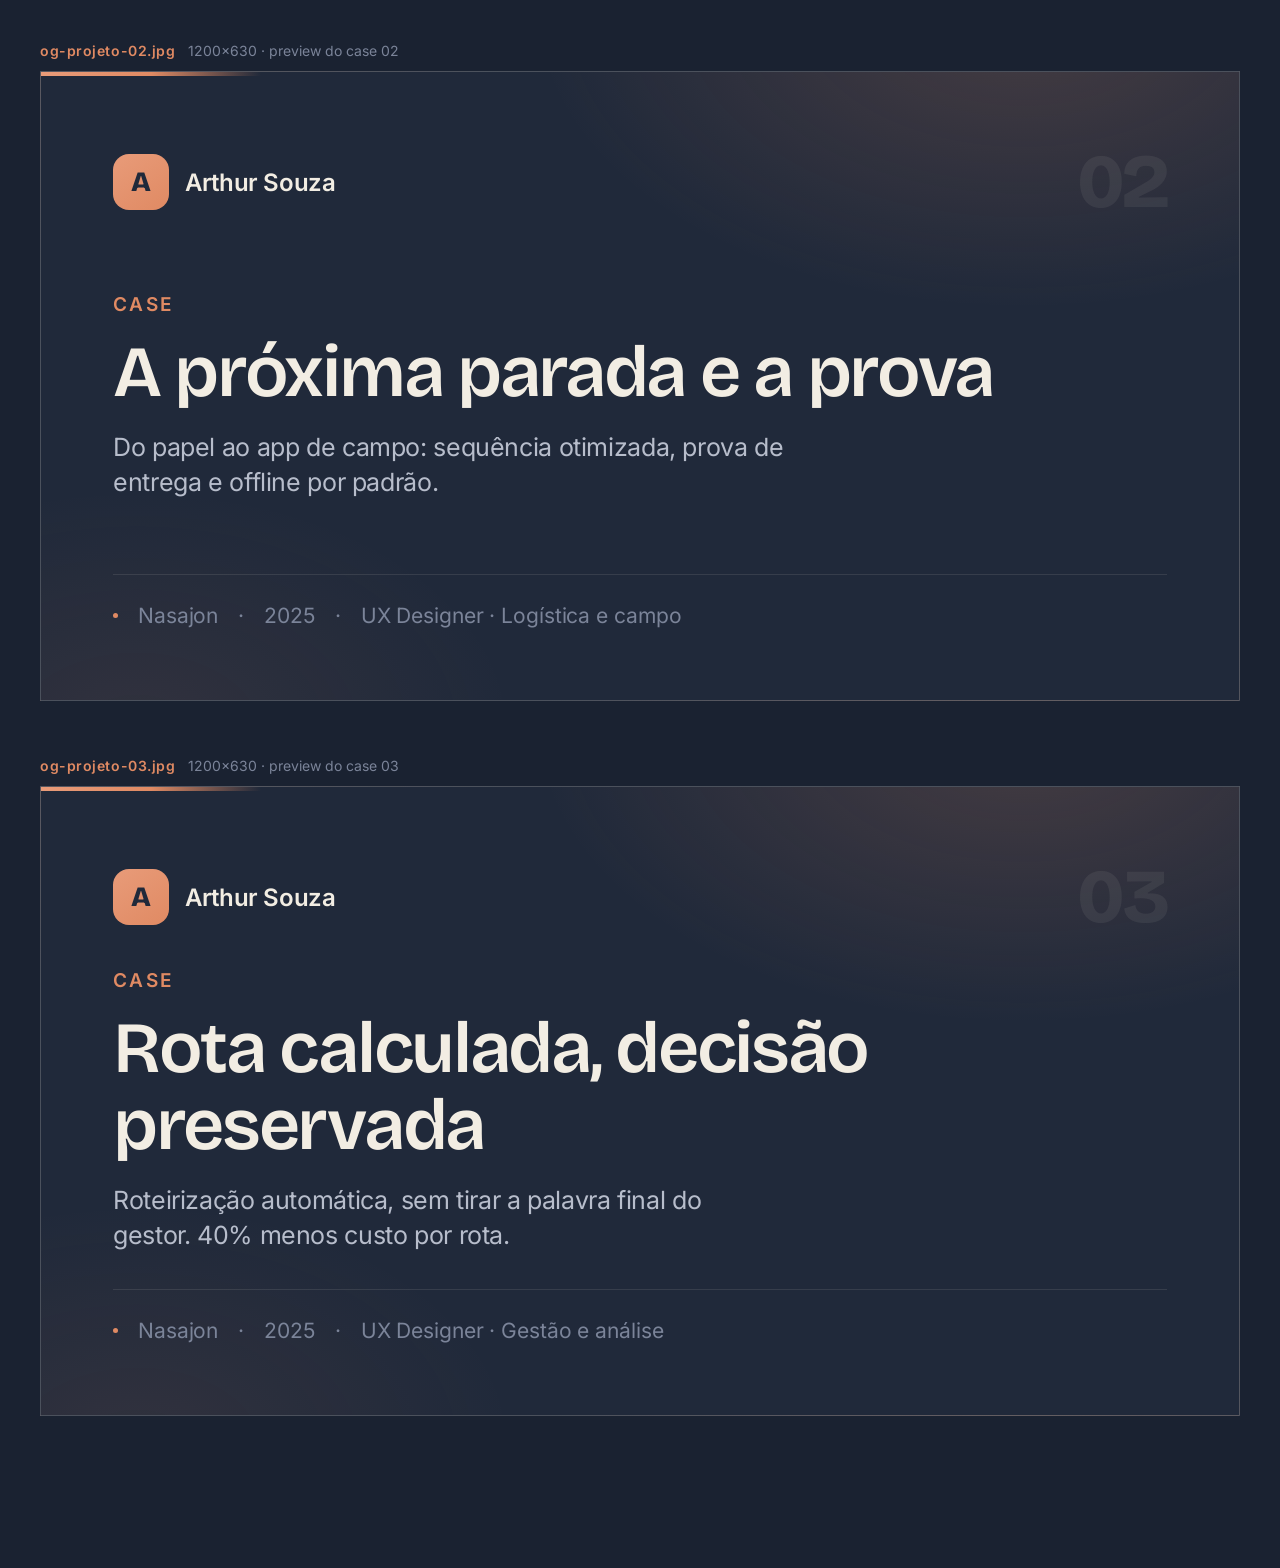
<file: og-generator.html>
﻿<!DOCTYPE html>
<!--
  ============================================================================
  GERADOR DE IMAGENS OPEN GRAPH
  ----------------------------------------------------------------------------
  ARQUIVO DE TRABALHO. Não é parte do site, não é linkado de lugar nenhum e
  leva <meta name="robots" content="noindex">. Pode apagar depois de exportar.

  PARA QUE SERVE
  Open Graph é a imagem que aparece quando alguém cola o link do seu portfólio
  no WhatsApp, LinkedIn ou Slack. Sem ela, o link vira um retângulo cinza —
  e é justamente o momento em que um recrutador decide se clica.

  COMO EXPORTAR (Chrome ou Edge, sem instalar nada)
  1. Abra este arquivo no navegador, com zoom em 100% (Ctrl+0).
  2. Clique com o botão direito em cima de um card → Inspecionar.
  3. No painel do DevTools, clique com o botão direito na linha do elemento
     <div class="og" id="..."> → "Capture node screenshot".
  4. Salve com o nome indicado acima do card, em assets/images/.
  5. Repita para os quatro.

  SOBRE O TAMANHO
  Cada card tem exatamente 1200×630px, que é a especificação do Open Graph.
  Em tela HiDPI (Retina, 4K) a captura pode sair em 2400×1260 — está ótimo:
  mesma proporção, mais nítida, e as plataformas reduzem sozinhas.

  NÃO USE zoom do navegador para "caber na tela" antes de capturar: o zoom
  altera o tamanho da captura. Se o card não couber, role a página.

  PARA EDITAR
  Todo o texto está direto no HTML de cada card. As cores e a tipografia vêm
  das mesmas variáveis do style.css, então o resultado combina com o site.
  ============================================================================
-->
<html lang="pt-BR">
<head>
  <meta charset="UTF-8">
  <meta name="viewport" content="width=device-width, initial-scale=1">
  <meta name="robots" content="noindex, nofollow">
  <title>Gerador de imagens Open Graph — Arthur Souza</title>

  <style>
    /* ---------- fontes: as mesmas do site, locais ----------
       Sem CDN. Os arquivos são os de assets/fonts/, declarados aqui porque
       este gerador não carrega o style.css. */
    @font-face {
      font-family: "Bricolage Grotesque";
      src: url("assets/fonts/bricolage-grotesque-latin-800-normal.woff2") format("woff2");
      font-weight: 800; font-style: normal; font-display: block;
    }
    @font-face {
      font-family: "Bricolage Grotesque";
      src: url("assets/fonts/bricolage-grotesque-latin-600-normal.woff2") format("woff2");
      font-weight: 600; font-style: normal; font-display: block;
    }
    @font-face {
      font-family: "Inter";
      src: url("assets/fonts/inter-latin-400-normal.woff2") format("woff2");
      font-weight: 400; font-style: normal; font-display: block;
    }
    @font-face {
      font-family: "Inter";
      src: url("assets/fonts/inter-latin-600-normal.woff2") format("woff2");
      font-weight: 600; font-style: normal; font-display: block;
    }

    /* ---------- tokens: os mesmos do style.css (modo escuro) ---------- */
    :root {
      --color-bg:            #20293A;
      --color-surface:       #2A3549;
      --color-text:          #F2EDE3;
      --color-text-muted:    #B7BDCB;
      --color-text-subtle:   #7B8499;
      --color-accent:        #E08A63;
      --color-accent-hover:  #E89B79;
      --color-on-accent:    #20293A;
      --color-border:        rgba(242, 237, 227, .10);
      --color-border-strong: rgba(242, 237, 227, .20);
      --font-display: "Bricolage Grotesque", -apple-system, BlinkMacSystemFont, "Segoe UI", sans-serif;
      --font-sans: "Inter", -apple-system, BlinkMacSystemFont, "Segoe UI", Roboto, Arial, sans-serif;
    }

    * { box-sizing: border-box; }

    body {
      margin: 0;
      padding: 48px 32px 96px;
      /* Um passo abaixo do --color-bg: separa o card da mesa de trabalho sem
         recorrer ao preto. Só aparece no gerador, nunca na captura. */
      background-color: #1A2231;
      color: var(--color-text);
      font-family: var(--font-sans);
      -webkit-font-smoothing: antialiased;
    }

    /* ---------- interface do gerador (não sai na captura) ---------- */
    .page-title {
      max-width: 1200px;
      margin: 0 auto 8px;
      font-size: 28px;
      font-weight: 600;
      letter-spacing: -0.02em;
    }

    .page-note {
      max-width: 1200px;
      margin: 0 auto 48px;
      color: var(--color-text-muted);
      font-size: 15px;
      line-height: 1.65;
    }

    .page-note strong { color: var(--color-text); font-weight: 600; }

    .page-note code {
      padding: 2px 6px;
      background-color: var(--color-surface);
      border: 1px solid var(--color-border);
      border-radius: 5px;
      font-size: 13px;
    }

    .slot { max-width: 1200px; margin: 0 auto 56px; }

    .slot__name {
      display: flex;
      align-items: baseline;
      gap: 12px;
      margin-bottom: 12px;
      font-size: 14px;
      font-weight: 600;
      letter-spacing: 0.04em;
    }

    .slot__name b { color: var(--color-accent); font-weight: 600; }
    .slot__name span { color: var(--color-text-subtle); font-weight: 500; letter-spacing: 0; }

    /* ==================================================================
       O CARD — 1200×630 exatos. Não mexa nestas medidas.
       ================================================================== */
    .og {
      position: relative;
      width: 1200px;
      height: 630px;
      padding: 72px;
      display: flex;
      flex-direction: column;
      overflow: hidden;
      background-color: var(--color-bg);
      background-image:
        radial-gradient(60% 70% at 82% -10%, rgba(224, 138, 99, .20), transparent 68%),
        radial-gradient(45% 55% at 8% 105%,  rgba(224, 138, 99, .09), transparent 70%);
      border: 1px solid var(--color-border-strong);
      letter-spacing: -0.022em;
    }

    /* Filete de destaque no topo, como assinatura visual */
    .og::before {
      content: "";
      position: absolute;
      top: 0;
      left: 0;
      width: 220px;
      height: 4px;
      background-image: linear-gradient(90deg, var(--color-accent-hover), var(--color-accent), transparent);
    }

    /* ---------- topo: marca + numeral ---------- */
    .og__top {
      display: flex;
      align-items: center;
      justify-content: space-between;
      flex: none;
    }

    .brand {
      display: flex;
      align-items: center;
      gap: 16px;
    }

    .brand__mark {
      display: grid;
      place-items: center;
      width: 56px;
      height: 56px;
      flex: none;
      background-image: linear-gradient(145deg, var(--color-accent-hover), var(--color-accent));
      border-radius: 16px;
      color: var(--color-on-accent);
      font-family: var(--font-display);
      font-size: 28px;
      font-weight: 800;
      line-height: 1;
    }

    .brand__name {
      font-size: 24px;
      font-weight: 600;
      letter-spacing: -0.015em;
    }

    /* Numeral grande e discreto, só nos cards de case.
       O tamanho é limitado pela altura: ele define a altura da linha do topo,
       e 630px não perdoam. 76px é o máximo que deixa folga confortável. */
    .og__num {
      font-family: var(--font-display);
      font-size: 76px;
      font-weight: 800;
      line-height: 1;
      letter-spacing: -0.04em;
      color: rgba(242, 237, 227, .07);
      font-variant-numeric: tabular-nums;
    }

    /* ---------- meio: eyebrow + título ---------- */
    .og__body {
      flex: 1 1 auto;
      display: flex;
      flex-direction: column;
      justify-content: center;
      padding-block: 16px;
    }

    .og__eyebrow {
      margin: 0 0 20px;
      color: var(--color-accent);
      font-size: 19px;
      font-weight: 600;
      line-height: 1;
      letter-spacing: 0.12em;
      text-transform: uppercase;
    }

    .og__title {
      margin: 0;
      max-width: 20ch;
      font-family: var(--font-display);
      font-size: 72px;
      font-weight: 600;
      line-height: 1.06;
      letter-spacing: -0.032em;
    }

    /* O card da home tem um título curto: pode respirar mais */
    .og--home .og__title { font-size: 78px; max-width: 16ch; }

    /* max-width em 42ch, e não 34ch, para o subtítulo caber em 2 linhas.
       Em 3 linhas o card estoura os 630px de altura — foi medido. */
    .og__sub {
      margin: 20px 0 0;
      max-width: 42ch;
      color: var(--color-text-muted);
      font-size: 25px;
      font-weight: 400;
      line-height: 1.4;
      letter-spacing: -0.015em;
    }

    /* ---------- base: filete + metadados ---------- */
    .og__foot {
      flex: none;
      display: flex;
      align-items: center;
      gap: 20px;
      padding-top: 28px;
      border-top: 1px solid var(--color-border);
      color: var(--color-text-subtle);
      font-size: 21px;
      font-weight: 500;
      letter-spacing: -0.005em;
    }

    .og__foot .dot {
      width: 5px;
      height: 5px;
      flex: none;
      background-color: var(--color-accent);
      border-radius: 999px;
    }
  </style>
</head>

<body>

  <h1 class="page-title">Imagens de Open Graph</h1>
  <p class="page-note">
    Quatro cards em <strong>1200×630</strong>, na paleta do site.
    Para exportar: botão direito no card → <strong>Inspecionar</strong> → botão
    direito na linha <code>&lt;div class="og"&gt;</code> → <strong>Capture node
    screenshot</strong>. Salve com o nome indicado acima de cada card, em
    <code>assets/images/</code>.
    <br>
    Mantenha o zoom do navegador em <strong>100%</strong> (Ctrl+0) — zoom altera o
    tamanho da captura. Se o card não couber na tela, role a página em vez de
    diminuir o zoom.
  </p>

  <!-- ==================================================================
       01 · HOME
       ================================================================== -->
  <section class="slot">
    <p class="slot__name"><b>og-cover.jpg</b> <span>1200×630 · preview da home</span></p>

    <div class="og og--home" id="og-cover">
      <div class="og__top">
        <div class="brand">
          <span class="brand__mark">A</span>
          <span class="brand__name">Arthur Souza</span>
        </div>
      </div>

      <div class="og__body">
        <p class="og__eyebrow">Portfólio</p>
        <h2 class="og__title">Product Designer</h2>
        <!--
          Encurtado de propósito em relação ao hero do site. Open Graph é lido
          em miniatura: frase longa vira mancha cinza no WhatsApp.
        -->
        <p class="og__sub">
          Comecei fazendo capa de DVD. Hoje desenho os sistemas em que 100 empresas trabalham.
        </p>
      </div>

      <div class="og__foot">
        <span class="dot"></span>
        <span>ERP e B2B</span>
        <span>·</span>
        <span>Rio de Janeiro</span>
      </div>
    </div>
  </section>

  <!-- ==================================================================
       02 · CASE 01 — PDV
       ================================================================== -->
  <section class="slot">
    <p class="slot__name"><b>og-projeto-01.jpg</b> <span>1200×630 · preview do case 01</span></p>

    <div class="og" id="og-projeto-01">
      <div class="og__top">
        <div class="brand">
          <span class="brand__mark">A</span>
          <span class="brand__name">Arthur Souza</span>
        </div>
        <span class="og__num">01</span>
      </div>

      <div class="og__body">
        <p class="og__eyebrow">Case</p>
        <h2 class="og__title">Um PDV que sai do balcão</h2>
        <p class="og__sub">
          45% do projeto descartado depois da pesquisa. 30% menos tempo por venda.
        </p>
      </div>

      <div class="og__foot">
        <span class="dot"></span>
        <span>Nasajon</span>
        <span>·</span>
        <span>2026</span>
        <span>·</span>
        <span>UX Designer · ERP e varejo</span>
      </div>
    </div>
  </section>

  <!-- ==================================================================
       03 · CASE 02 — APP DO ENTREGADOR
       ================================================================== -->
  <section class="slot">
    <p class="slot__name"><b>og-projeto-02.jpg</b> <span>1200×630 · preview do case 02</span></p>

    <div class="og" id="og-projeto-02">
      <div class="og__top">
        <div class="brand">
          <span class="brand__mark">A</span>
          <span class="brand__name">Arthur Souza</span>
        </div>
        <span class="og__num">02</span>
      </div>

      <div class="og__body">
        <p class="og__eyebrow">Case</p>
        <h2 class="og__title">A próxima parada e a prova</h2>
        <p class="og__sub">
          Do papel ao app de campo: sequência otimizada, prova de entrega e
          offline por padrão.
        </p>
      </div>

      <div class="og__foot">
        <span class="dot"></span>
        <span>Nasajon</span>
        <span>·</span>
        <span>2025</span>
        <span>·</span>
        <span>UX Designer · Logística e campo</span>
      </div>
    </div>
  </section>

  <!-- ==================================================================
       04 · CASE 03 — ROTEIRIZAÇÃO
       ================================================================== -->
  <section class="slot">
    <p class="slot__name"><b>og-projeto-03.jpg</b> <span>1200×630 · preview do case 03</span></p>

    <div class="og" id="og-projeto-03">
      <div class="og__top">
        <div class="brand">
          <span class="brand__mark">A</span>
          <span class="brand__name">Arthur Souza</span>
        </div>
        <span class="og__num">03</span>
      </div>

      <div class="og__body">
        <p class="og__eyebrow">Case</p>
        <h2 class="og__title">Rota calculada, decisão preservada</h2>
        <p class="og__sub">
          Roteirização automática, sem tirar a palavra final do gestor. 40%
          menos custo por rota.
        </p>
      </div>

      <div class="og__foot">
        <span class="dot"></span>
        <span>Nasajon</span>
        <span>·</span>
        <span>2025</span>
        <span>·</span>
        <span>UX Designer · Gestão e análise</span>
      </div>
    </div>
  </section>

</body>
</html>
</file>
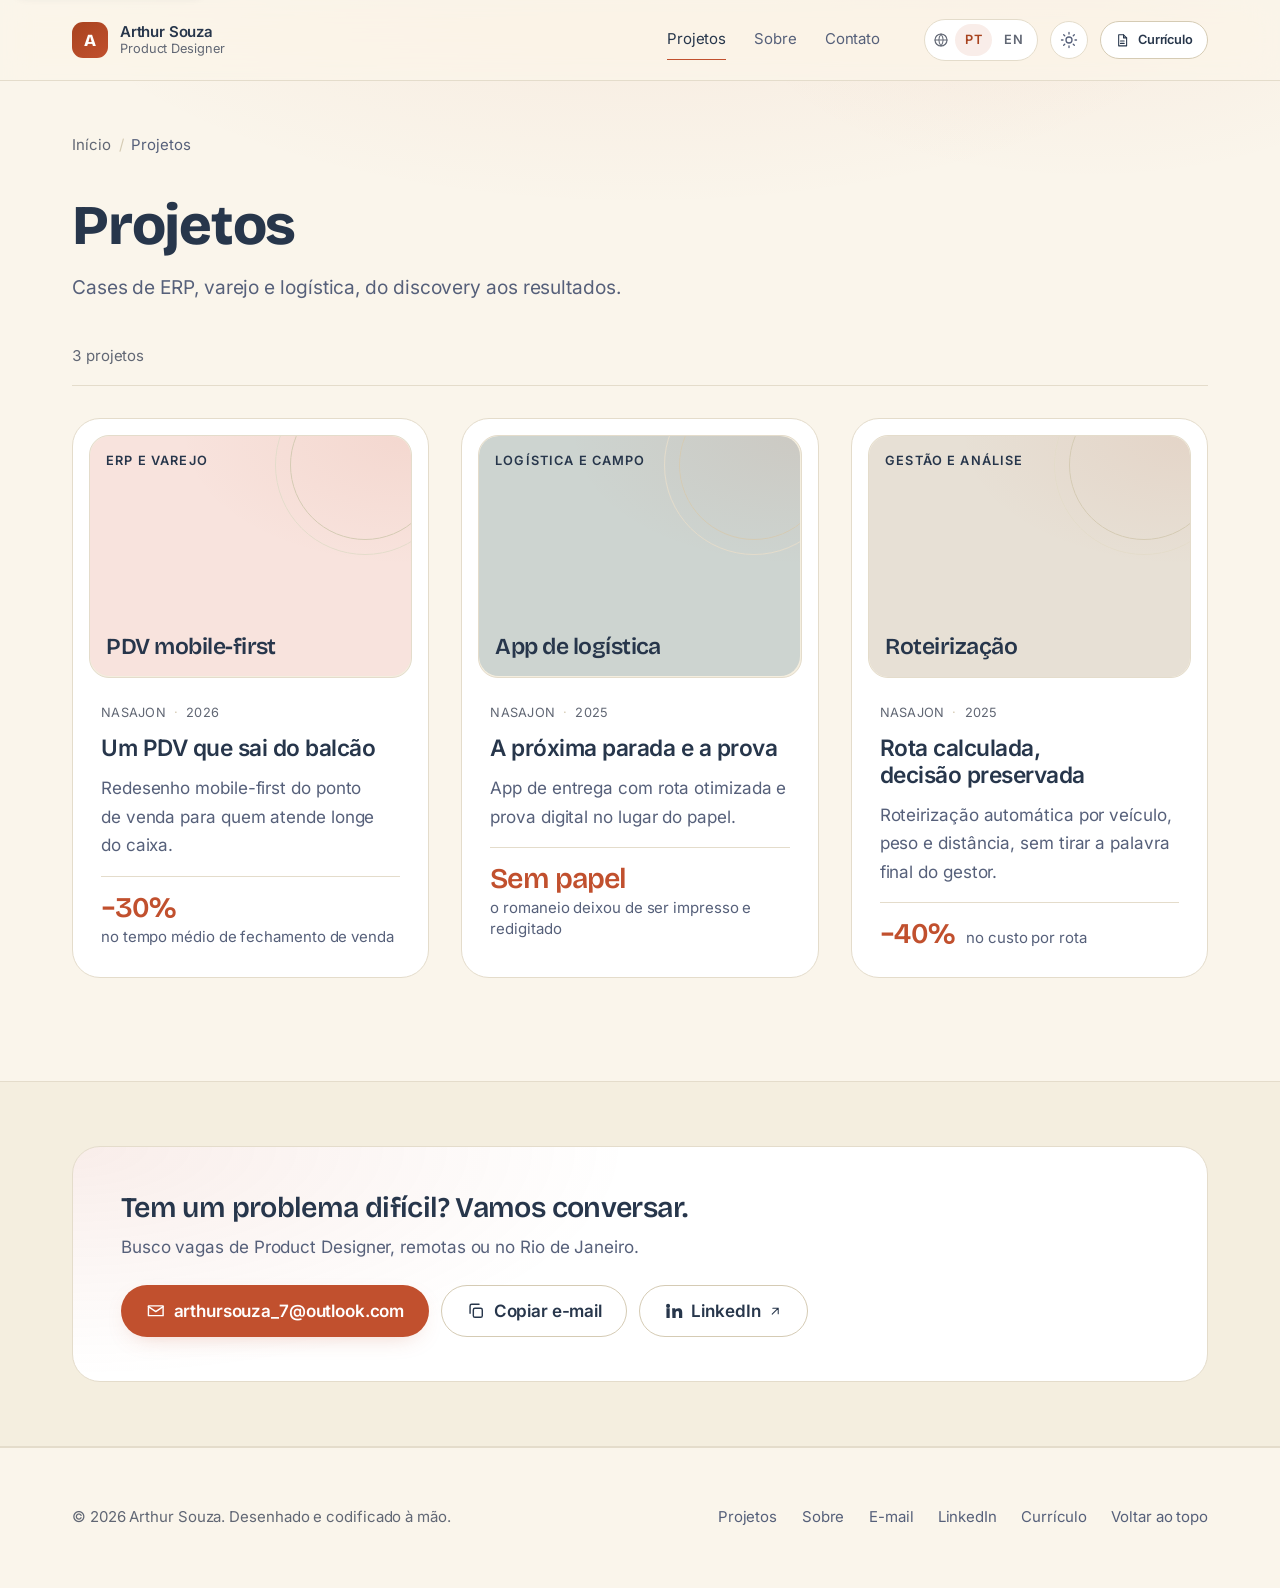
<file: projetos.html>
﻿<!DOCTYPE html>
<!--
  ============================================================================
  PROJETOS — LISTAGEM DE ESTUDOS DE CASO
  ----------------------------------------------------------------------------
  Arquivo : projetos.html (raiz)
  Header, footer, tokens e convenções são os mesmos da home.

  IDIOMAS — mesma regra da home (documentada no topo de index.html):
    • texto corrido  → elementos gêmeos <p lang="pt-BR"> / <p lang="en">
    • títulos h1–h6  → spans gêmeos DENTRO do mesmo elemento
    • atributos      → data-en-alt, data-en-aria-label, data-en-content…

  Para adicionar um projeto: README, seção 7.
  ============================================================================
-->
<html lang="pt-BR" class="no-js">
<head>
  <meta charset="UTF-8">
  <meta name="viewport" content="width=device-width, initial-scale=1">

  <!-- Bootstrap crítico — idêntico ao da home. Ver comentário em index.html -->
  <script>
    (function () {
      var root = document.documentElement;
      root.classList.remove('no-js');
      root.classList.add('js');

      var lang = null;
      var theme = null;

      try {
        lang = localStorage.getItem('portfolio-lang');
        theme = localStorage.getItem('portfolio-theme');
      } catch (err) { /* localStorage bloqueado: segue nos padrões */ }

      if (lang === 'en') {
        root.setAttribute('data-lang', 'en');
        root.setAttribute('lang', 'en');
      }

      /* Sem escolha salva, vale a preferência do sistema. */
      if (theme !== 'claro' && theme !== 'escuro') {
        theme = window.matchMedia &&
                window.matchMedia('(prefers-color-scheme: light)').matches
          ? 'claro'
          : 'escuro';
      }
      root.setAttribute('data-theme', theme);
    })();
  </script>

  <!-- ==================== SEO ==================== -->
  <title data-en="Work — Arthur Souza · Product Designer">Projetos — Arthur Souza · Product Designer</title>

  <meta name="description"
        content="Cases de ERP, varejo e logística, do discovery aos resultados."
        data-en-content="Case studies in ERP, retail and logistics, from discovery to results.">

  <meta name="author" content="Arthur Souza">
  <meta name="robots" content="index, follow">
  <!-- Valor do modo escuro (o padrão). O script.js reescreve este content a
       partir de --color-bg sempre que o tema muda. -->
  <meta name="theme-color" content="#20293A">

  <!--
    URLS ABSOLUTAS — o site está publicado em https://rthursouza.github.io.
    canonical e og:url estão ativas. og:image e twitter:image continuam
    comentadas ("PUBLICAR:") porque os arquivos de imagem ainda não existem:
    uma og:image apontando para um 404 faz WhatsApp e LinkedIn montarem o
    card sem imagem, e esse card fica em cache. Ao salvar a imagem
    (1200×630) em assets/images/, tire o comentário das duas tags.
    Detalhes no README, seção 2.
  -->
  <link rel="canonical" href="https://rthursouza.github.io/projetos.html">

  <!-- Open Graph -->
  <meta property="og:type" content="website">
  <meta property="og:url" content="https://rthursouza.github.io/projetos.html">
  <meta property="og:site_name" content="Arthur Souza">
  <meta property="og:locale" content="pt_BR">
  <meta property="og:locale:alternate" content="en_US">
  <meta property="og:title"
        content="Projetos — Arthur Souza"
        data-en-content="Work — Arthur Souza">
  <meta property="og:description"
        content="Cases de ERP, varejo e logística, do discovery aos resultados."
        data-en-content="Case studies in ERP, retail and logistics, from discovery to results.">
  <!-- OG IMAGE — 1200×630px. Crie e salve em assets/images/og-cover.jpg -->
  <!-- PUBLICAR: <meta property="og:image" content="https://rthursouza.github.io/assets/images/og-cover.jpg"> -->
  <meta property="og:image:width" content="1200">
  <meta property="og:image:height" content="630">
  <meta property="og:image:alt"
        content="Portfólio de Arthur Souza, Product Designer"
        data-en-content="Arthur Souza's portfolio, Product Designer">

  <!-- Twitter Card -->
  <meta name="twitter:card" content="summary_large_image">
  <meta name="twitter:title"
        content="Projetos — Arthur Souza"
        data-en-content="Work — Arthur Souza">
  <meta name="twitter:description"
        content="Cases de ERP, varejo e logística, do discovery aos resultados."
        data-en-content="Case studies in ERP, retail and logistics, from discovery to results.">
  <!-- PUBLICAR: <meta name="twitter:image" content="https://rthursouza.github.io/assets/images/og-cover.jpg"> -->

  <!-- ==================== FAVICON ==================== -->
  <!--
    O favicon abaixo é um SVG embutido (data URI): zero requisições, zero 404.
    Ao gerar os arquivos definitivos em assets/favicon/, apague esta linha
    e descomente o bloco seguinte.
  -->
  <link rel="icon" href="data:image/svg+xml,%3Csvg xmlns='http://www.w3.org/2000/svg' viewBox='0 0 32 32'%3E%3Crect width='32' height='32' rx='8' fill='%2320293A'/%3E%3Ctext x='16' y='22' font-family='system-ui,sans-serif' font-size='17' font-weight='700' fill='%23E08A63' text-anchor='middle'%3EA%3C/text%3E%3C/svg%3E">
  <!--
  <link rel="icon" href="assets/favicon/favicon.ico" sizes="32x32">
  <link rel="icon" href="assets/favicon/favicon.svg" type="image/svg+xml">
  <link rel="apple-touch-icon" href="assets/favicon/apple-touch-icon.png">
  <link rel="manifest" href="assets/favicon/site.webmanifest">
  -->

  <!-- ==================== TIPOGRAFIA ====================
       Fontes locais em assets/fonts/, declaradas em @font-face no topo do
       style.css. Nenhuma requisição a CDN: o site abre offline e não entrega
       o IP de quem visita para um terceiro.
       O preload antecipa só as duas famílias da primeira dobra — o navegador
       descobriria as outras ao casar o @font-face com o texto, tarde demais.
       crossorigin é obrigatório em preload de fonte, inclusive na origem. -->
  <link rel="preload" as="font" type="font/woff2" crossorigin
        href="assets/fonts/inter-latin-400-normal.woff2">
  <link rel="preload" as="font" type="font/woff2" crossorigin
        href="assets/fonts/bricolage-grotesque-latin-800-normal.woff2">

  <!-- ==================== ESTILO ==================== -->
  <link rel="stylesheet" href="style.css">

  <!-- ==================== COMPORTAMENTO ==================== -->
  <script src="script.js" defer></script>
</head>

<body>

  <!-- ==========================================================================
       SKIP LINK — primeiro elemento focável da página
       ========================================================================== -->
  <a class="skip-link" href="#conteudo">
    <span lang="pt-BR">Pular para o conteúdo</span><span lang="en">Skip to content</span>
  </a>

  <!--
    SENTINELA DA NAVBAR
    Elemento de 1px observado por IntersectionObserver. Quando sai do viewport,
    o header ganha .is-scrolled. Substitui o listener de scroll.
  -->
  <div class="nav-sentinel" data-nav-sentinel aria-hidden="true"></div>

  <!-- ==========================================================================
       SPRITE DE ÍCONES — SVG inline, definido uma vez por página.
       Uso: <svg class="icon" aria-hidden="true" focusable="false">
              <use href="#i-arrow-right"></use>
            </svg>
       ========================================================================== -->
  <svg class="svg-sprite" xmlns="http://www.w3.org/2000/svg" width="0" height="0"
       aria-hidden="true" focusable="false">
    <symbol id="i-arrow-right" viewBox="0 0 24 24" fill="none" stroke="currentColor"
            stroke-width="1.75" stroke-linecap="round" stroke-linejoin="round">
      <path d="M5 12h14M13 6l6 6-6 6"/>
    </symbol>

    <symbol id="i-arrow-down" viewBox="0 0 24 24" fill="none" stroke="currentColor"
            stroke-width="1.75" stroke-linecap="round" stroke-linejoin="round">
      <path d="M12 5v14M6 13l6 6 6-6"/>
    </symbol>

    <symbol id="i-arrow-up-right" viewBox="0 0 24 24" fill="none" stroke="currentColor"
            stroke-width="1.75" stroke-linecap="round" stroke-linejoin="round">
      <path d="M7 17 17 7M8 7h9v9"/>
    </symbol>

    <symbol id="i-menu" viewBox="0 0 24 24" fill="none" stroke="currentColor"
            stroke-width="1.75" stroke-linecap="round" stroke-linejoin="round">
      <path d="M4 7h16M4 12h16M4 17h16"/>
    </symbol>

    <symbol id="i-close" viewBox="0 0 24 24" fill="none" stroke="currentColor"
            stroke-width="1.75" stroke-linecap="round" stroke-linejoin="round">
      <path d="m6 6 12 12M18 6 6 18"/>
    </symbol>

    <symbol id="i-mail" viewBox="0 0 24 24" fill="none" stroke="currentColor"
            stroke-width="1.75" stroke-linecap="round" stroke-linejoin="round">
      <path d="M3 6h18v12H3z"/><path d="m3 7 9 6 9-6"/>
    </symbol>

    <symbol id="i-linkedin" viewBox="0 0 24 24" fill="currentColor">
      <path d="M4.98 3.5a2.5 2.5 0 1 1 0 5 2.5 2.5 0 0 1 0-5ZM3 9h4v12H3zM10 9h3.8v1.7h.05c.53-.95 1.83-1.95 3.77-1.95 4.03 0 4.78 2.5 4.78 5.75V21h-4v-5.6c0-1.34-.03-3.06-1.9-3.06-1.9 0-2.2 1.45-2.2 2.96V21h-4z"/>
    </symbol>

    <symbol id="i-file" viewBox="0 0 24 24" fill="none" stroke="currentColor"
            stroke-width="1.75" stroke-linecap="round" stroke-linejoin="round">
      <path d="M14 3v5h5"/><path d="M6 3h8l5 5v13H6z"/><path d="M9 13h6M9 17h6"/>
    </symbol>

    <symbol id="i-chevron-left" viewBox="0 0 24 24" fill="none" stroke="currentColor"
            stroke-width="1.75" stroke-linecap="round" stroke-linejoin="round">
      <path d="m15 6-6 6 6 6"/>
    </symbol>

    <symbol id="i-chevron-right" viewBox="0 0 24 24" fill="none" stroke="currentColor"
            stroke-width="1.75" stroke-linecap="round" stroke-linejoin="round">
      <path d="m9 6 6 6-6 6"/>
    </symbol>

    <symbol id="i-expand" viewBox="0 0 24 24" fill="none" stroke="currentColor"
            stroke-width="1.75" stroke-linecap="round" stroke-linejoin="round">
      <path d="M9 3H3v6M15 21h6v-6M21 9V3h-6M3 15v6h6"/>
    </symbol>

    <symbol id="i-copy" viewBox="0 0 24 24" fill="none" stroke="currentColor"
            stroke-width="1.75" stroke-linecap="round" stroke-linejoin="round">
      <rect x="9" y="9" width="11" height="11" rx="2"/><path d="M5 15V6a2 2 0 0 1 2-2h9"/>
    </symbol>

    <symbol id="i-check" viewBox="0 0 24 24" fill="none" stroke="currentColor"
            stroke-width="1.75" stroke-linecap="round" stroke-linejoin="round">
      <path d="m4 12.5 5 5 11-11"/>
    </symbol>

    <symbol id="i-globe" viewBox="0 0 24 24" fill="none" stroke="currentColor"
            stroke-width="1.75" stroke-linecap="round" stroke-linejoin="round">
      <circle cx="12" cy="12" r="9"/><path d="M3 12h18"/>
      <path d="M12 3a15 15 0 0 1 0 18a15 15 0 0 1 0-18Z"/>
    </symbol>

    <symbol id="i-sun" viewBox="0 0 24 24" fill="none" stroke="currentColor"
            stroke-width="1.75" stroke-linecap="round" stroke-linejoin="round">
      <circle cx="12" cy="12" r="4"/>
      <path d="M12 2v2M12 20v2M2 12h2M20 12h2M4.9 4.9l1.4 1.4M17.7 17.7l1.4 1.4M4.9 19.1l1.4-1.4M17.7 6.3l1.4-1.4"/>
    </symbol>

    <symbol id="i-moon" viewBox="0 0 24 24" fill="none" stroke="currentColor"
            stroke-width="1.75" stroke-linecap="round" stroke-linejoin="round">
      <path d="M20.5 14.3A8.5 8.5 0 0 1 9.7 3.5a7.5 7.5 0 1 0 10.8 10.8Z"/>
    </symbol>
  </svg>

  <!-- ==========================================================================
       HEADER / NAVBAR FIXA
       ========================================================================== -->
  <header class="header" data-header>
    <div class="container header__inner">

      <a class="brand" href="index.html" aria-label="Arthur Souza — voltar ao início"
         data-en-aria-label="Arthur Souza — back to home">
        <span class="brand__mark" aria-hidden="true">A</span>
        <span class="brand__text">
          <span class="brand__name">Arthur Souza</span>
          <span class="brand__role">
            <span lang="pt-BR">Product Designer</span><span lang="en">Product Designer</span>
          </span>
        </span>
      </a>

      <!-- Navegação principal — o mesmo <ul> serve desktop e drawer mobile -->
      <nav class="nav" id="nav-principal" data-nav-panel
           aria-label="Navegação principal" data-en-aria-label="Main navigation">
        <!-- Mesmo menu da home. Aqui "Projetos" é a página atual; "Sobre"
             leva à página própria e Contato desce para o #contato no fim desta
             página. Sem data-scrollspy: não há seções para acompanhar. -->
        <ul class="nav__list">
          <li class="nav__item">
            <a class="nav__link" href="projetos.html" aria-current="page">
              <span lang="pt-BR">Projetos</span><span lang="en">Work</span>
            </a>
          </li>
          <li class="nav__item">
            <a class="nav__link" href="sobre.html">
              <span lang="pt-BR">Sobre</span><span lang="en">About</span>
            </a>
          </li>
          <li class="nav__item">
            <a class="nav__link" href="#contato">
              <span lang="pt-BR">Contato</span><span lang="en">Contact</span>
            </a>
          </li>
        </ul>

        <div class="nav__actions">
          <div class="nav__prefs">
            <!-- SELETOR DE IDIOMA -->
            <div class="lang-switch" role="group"
                 aria-label="Selecionar idioma" data-en-aria-label="Select language"
                 data-lang-switch>
              <svg class="icon lang-switch__icon" aria-hidden="true" focusable="false">
                <use href="#i-globe"></use>
              </svg>
              <button class="lang-switch__btn" type="button"
                      data-lang-value="pt-BR" aria-pressed="true" lang="pt-BR">PT</button>
              <button class="lang-switch__btn" type="button"
                      data-lang-value="en" aria-pressed="false" lang="en">EN</button>
            </div>

            <!--
              ALTERNÂNCIA DE TEMA
              O rótulo é fixo ("Modo claro") e quem carrega o estado é o
              aria-pressed — mesmo contrato do botão do menu, que mantém
              "Abrir menu" nos dois estados e deixa o aria-expanded falar.
              Reescrever o rótulo criaria um segundo dono para a informação
              e brigaria com a troca de idioma, que também escreve nele.
            -->
            <button class="theme-toggle" type="button"
                    data-theme-toggle
                    aria-pressed="false"
                    aria-label="Modo claro" data-en-aria-label="Light mode">
              <svg class="icon theme-toggle__moon" aria-hidden="true" focusable="false">
                <use href="#i-moon"></use>
              </svg>
              <svg class="icon theme-toggle__sun" aria-hidden="true" focusable="false">
                <use href="#i-sun"></use>
              </svg>
            </button>
          </div>

          <!--
            CURRÍCULO — salve o PDF em assets/ com este nome exato.
            Abre em nova aba (e não baixa): quem está avaliando dá uma olhada
            rápida sem se comprometer a guardar arquivo. rel="noopener" basta
            aqui, porque o PDF é do próprio domínio.
          -->
          <a class="btn btn--secondary btn--sm"
             href="assets/curriculo-arthursouza-ux.pdf"
             target="_blank" rel="noopener">
            <svg class="icon" aria-hidden="true" focusable="false">
              <use href="#i-file"></use>
            </svg>
            <span lang="pt-BR">Currículo</span><span lang="en">Resume</span>
            <span class="visually-hidden">
              <span lang="pt-BR">(PDF, abre em nova aba)</span><span lang="en">(PDF, opens in a new tab)</span>
            </span>
          </a>
        </div>
      </nav>

      <!-- Botão do menu mobile -->
      <button class="nav-toggle" type="button"
              data-nav-toggle
              aria-controls="nav-principal"
              aria-expanded="false"
              aria-label="Abrir menu" data-en-aria-label="Open menu">
        <svg class="icon nav-toggle__open" aria-hidden="true" focusable="false">
          <use href="#i-menu"></use>
        </svg>
        <svg class="icon nav-toggle__close" aria-hidden="true" focusable="false">
          <use href="#i-close"></use>
        </svg>
      </button>

    </div>
  </header>

  <!-- Camada de escurecimento atrás do drawer mobile -->
  <div class="nav-backdrop" data-nav-backdrop hidden></div>

  <main id="conteudo" class="main">

    <!-- ========================================================================
         01 · LISTAGEM
         ======================================================================== -->
    <section class="section page-intro" aria-labelledby="projetos-titulo">
      <div class="container">

        <nav class="breadcrumb" aria-label="Você está aqui"
             data-en-aria-label="Breadcrumb">
          <ol class="breadcrumb__list">
            <li class="breadcrumb__item">
              <a class="breadcrumb__link" href="index.html">
                <span lang="pt-BR">Início</span><span lang="en">Home</span>
              </a>
            </li>
            <li class="breadcrumb__item" aria-current="page">
              <span lang="pt-BR">Projetos</span><span lang="en">Work</span>
            </li>
          </ol>
        </nav>

        <header class="page-intro__head">
          <h1 class="page-intro__title" id="projetos-titulo" data-reveal>
            <span lang="pt-BR">Projetos</span><span lang="en">Work</span>
          </h1>
          <p class="page-intro__lead" data-reveal lang="pt-BR">
            Cases de ERP, varejo e logística, do discovery aos resultados.
          </p>
          <p class="page-intro__lead" data-reveal lang="en">
            Case studies in ERP, retail and logistics, from discovery to
            results.
          </p>
        </header>

        <!--
          BARRA DA LISTAGEM — contador à esquerda, filtro à direita.

          CONTADOR: o número escrito aqui é o fallback sem JavaScript. Com JS,
          o script.js conta os itens de [data-project-grid] e reescreve o
          número (e o singular/plural) — inclusive a cada troca de filtro.

          FILTRO: o markup já está pronto, mas nasce com o atributo hidden.
          O script.js só o revela quando a grade tem pelo menos o número de
          projetos de data-filter-min (6). Com 3 projetos, filtrar não ajuda
          ninguém — só adiciona um controle para ler.
          Sem JavaScript ele continua escondido: botão que não responde é
          pior que botão ausente.

          Cada item da grade declara suas áreas em data-project-area, separadas
          por espaço, com os mesmos valores dos data-filter-value abaixo.
        -->
        <div class="page-toolbar" data-reveal>
          <p class="page-toolbar__count" aria-live="polite">
            <span lang="pt-BR"><span data-project-count>3</span> <span data-plural-one="projeto" data-plural-other="projetos">projetos</span></span><span lang="en"><span data-project-count>3</span> <span data-plural-one="project" data-plural-other="projects">projects</span></span>
          </p>

          <div class="filter" role="group" hidden
               aria-label="Filtrar por área" data-en-aria-label="Filter by area"
               data-project-filter data-filter-min="6">
            <button class="filter__btn" type="button"
                    data-filter-value="todos" aria-pressed="true">
              <span lang="pt-BR">Todos</span><span lang="en">All</span>
            </button>
            <button class="filter__btn" type="button"
                    data-filter-value="erp-varejo" aria-pressed="false">
              <span lang="pt-BR">ERP e varejo</span><span lang="en">ERP &amp; Retail</span>
            </button>
            <button class="filter__btn" type="button"
                    data-filter-value="logistica" aria-pressed="false">
              <span lang="pt-BR">Logística</span><span lang="en">Logistics</span>
            </button>
            <button class="filter__btn" type="button"
                    data-filter-value="mobile" aria-pressed="false">
              <span lang="pt-BR">Mobile</span><span lang="en">Mobile</span>
            </button>
            <button class="filter__btn" type="button"
                    data-filter-value="gestao-dados" aria-pressed="false">
              <span lang="pt-BR">Gestão e dados</span><span lang="en">Management &amp; Data</span>
            </button>
          </div>
        </div>

        <!--
          GRADE — auto-fill com mínimo de 20rem (~320px): 3 colunas no desktop,
          2 no tablet, 1 no celular, sem media query.
          Para adicionar um projeto: duplique um <li> inteiro e troque o href,
          o id do título (+ aria-labelledby), o conteúdo e data-project-area.
          O selo "Destaque" só vai nos projetos que também estão na home.
        -->
        <ul class="project-grid" role="list" data-project-grid>

          <!-- ---------------- PROJETO 01 ---------------- -->
          <li class="project-grid__item" data-reveal data-project-area="erp-varejo mobile">
            <article class="project-card" aria-labelledby="lista-01-titulo">

              <figure class="media media--4x3 project-card__media">
                <div class="cover cover--tone-1" aria-hidden="true">
                  <span class="cover__eyebrow"><span lang="pt-BR">ERP e varejo</span><span lang="en">ERP &amp; Retail</span></span>
                  <span class="cover__title"><span lang="pt-BR">PDV mobile-first</span><span lang="en">Mobile-first POS</span></span>
                </div>
                <!--
                <img src="assets/images/projeto-01-capa-4x3.jpg"
                     alt=""
                     width="1200" height="900" loading="lazy" decoding="async">
                -->
              </figure>

              <div class="project-card__body">
                <ul class="meta-list">
                  <li class="meta-list__item">Nasajon</li>
                  <li class="meta-list__item">2026</li>
                </ul>

                <h2 class="project-card__title" id="lista-01-titulo">
                  <a class="project-card__link" href="projects/projeto-01.html">
                    <span lang="pt-BR">Um PDV que sai do balcão</span><span lang="en">A POS that leaves the counter</span>
                  </a>
                </h2>

                <p class="project-card__summary" lang="pt-BR">
                  Redesenho mobile-first do ponto de venda para quem atende
                  longe do caixa.
                </p>
                <p class="project-card__summary" lang="en">
                  Mobile-first redesign of the point of sale for staff who
                  serve away from the register.
                </p>

                <p class="project-card__metric">
                  <span class="project-card__metric-value">−30%</span>
                  <span class="project-card__metric-label">
                    <span lang="pt-BR">no tempo médio de fechamento de venda</span><span lang="en">in average time to close a sale</span>
                  </span>
                </p>

                <!-- Selo "Destaque": volta quando houver projetos fora do destaque.
                <p class="project-card__badge">
                  <span lang="pt-BR">Destaque</span><span lang="en">Featured</span>
                </p>
                -->
              </div>
            </article>
          </li>

          <!-- ---------------- PROJETO 02 ---------------- -->
          <li class="project-grid__item" data-reveal data-project-area="logistica mobile">
            <article class="project-card" aria-labelledby="lista-02-titulo">

              <figure class="media media--4x3 project-card__media">
                <div class="cover cover--tone-2" aria-hidden="true">
                  <span class="cover__eyebrow"><span lang="pt-BR">Logística e campo</span><span lang="en">Logistics &amp; Field</span></span>
                  <span class="cover__title"><span lang="pt-BR">App de logística</span><span lang="en">Logistics app</span></span>
                </div>
                <!--
                <img src="assets/images/projeto-02-capa-4x3.jpg"
                     alt=""
                     width="1200" height="900" loading="lazy" decoding="async">
                -->
              </figure>

              <div class="project-card__body">
                <ul class="meta-list">
                  <li class="meta-list__item">Nasajon</li>
                  <li class="meta-list__item">2025</li>
                </ul>

                <h2 class="project-card__title" id="lista-02-titulo">
                  <a class="project-card__link" href="projects/projeto-02.html">
                    <span lang="pt-BR">A próxima parada e a prova</span><span lang="en">The next stop, and the proof</span>
                  </a>
                </h2>

                <p class="project-card__summary" lang="pt-BR">
                  App de entrega com rota otimizada e prova digital no lugar do
                  papel.
                </p>
                <p class="project-card__summary" lang="en">
                  Delivery app with an optimized route and digital proof in
                  place of paper.
                </p>

                <!-- Resultado qualitativo, o mesmo do case 2 ("O que mudou na operação").
                     Se um número for apurado, troque em todos os lugares. -->
                <p class="project-card__metric">
                  <span class="project-card__metric-value">
                    <span lang="pt-BR">Sem papel</span><span lang="en">Paperless</span>
                  </span>
                  <span class="project-card__metric-label">
                    <span lang="pt-BR">o romaneio deixou de ser impresso e redigitado</span><span lang="en">manifests stopped being printed and retyped</span>
                  </span>
                </p>

                <!-- Selo "Destaque": volta quando houver projetos fora do destaque.
                <p class="project-card__badge">
                  <span lang="pt-BR">Destaque</span><span lang="en">Featured</span>
                </p>
                -->
              </div>
            </article>
          </li>

          <!-- ---------------- PROJETO 03 ---------------- -->
          <li class="project-grid__item" data-reveal data-project-area="logistica gestao-dados">
            <article class="project-card" aria-labelledby="lista-03-titulo">

              <figure class="media media--4x3 project-card__media">
                <div class="cover cover--tone-3" aria-hidden="true">
                  <span class="cover__eyebrow"><span lang="pt-BR">Gestão e análise</span><span lang="en">Management &amp; Analytics</span></span>
                  <span class="cover__title"><span lang="pt-BR">Roteirização</span><span lang="en">Route planning</span></span>
                </div>
                <!--
                <img src="assets/images/projeto-03-capa-4x3.jpg"
                     alt=""
                     width="1200" height="900" loading="lazy" decoding="async">
                -->
              </figure>

              <div class="project-card__body">
                <ul class="meta-list">
                  <li class="meta-list__item">Nasajon</li>
                  <li class="meta-list__item">2025</li>
                </ul>

                <h2 class="project-card__title" id="lista-03-titulo">
                  <a class="project-card__link" href="projects/projeto-03.html">
                    <span lang="pt-BR">Rota calculada, decisão preservada</span><span lang="en">Route calculated, decision preserved</span>
                  </a>
                </h2>

                <p class="project-card__summary" lang="pt-BR">
                  Roteirização automática por veículo, peso e distância, sem
                  tirar a palavra final do gestor.
                </p>
                <p class="project-card__summary" lang="en">
                  Automatic route planning by vehicle, weight and distance,
                  without taking the final say away from the manager.
                </p>

                <p class="project-card__metric">
                  <span class="project-card__metric-value">−40%</span>
                  <span class="project-card__metric-label">
                    <span lang="pt-BR">no custo por rota</span><span lang="en">in cost per route</span>
                  </span>
                </p>

                <!-- Selo "Destaque": volta quando houver projetos fora do destaque.
                <p class="project-card__badge">
                  <span lang="pt-BR">Destaque</span><span lang="en">Featured</span>
                </p>
                -->
              </div>
            </article>
          </li>

        </ul>

        <!-- Só aparece se um filtro não encontrar nenhum projeto. -->
        <p class="project-grid__empty" hidden data-project-empty>
          <span lang="pt-BR">Ainda não há projetos nesta área.</span><span lang="en">No projects in this area yet.</span>
        </p>

      </div>
    </section>

    <!-- ========================================================================
         CONTATO — o mesmo bloco em todas as páginas (home, /projetos, sobre,
         cases e template). O "Contato" do menu de cada página aponta para este
         #contato.
         ======================================================================== -->
    <section class="section section--alt section--tight" id="contato" aria-labelledby="contato-titulo">
      <div class="container">

        <div class="contact contact--inline" data-reveal data-copy-scope>

          <div class="contact__text">
            <h2 class="contact__title" id="contato-titulo">
              <span lang="pt-BR">Tem um problema difícil? Vamos conversar.</span><span lang="en">Working on a hard problem? Let's talk.</span>
            </h2>
            <p class="contact__lead" lang="pt-BR">
              Busco vagas de Product Designer, remotas ou no Rio de Janeiro.
            </p>
            <p class="contact__lead" lang="en">
              I'm looking for Product Designer roles, remote or in Rio de
              Janeiro.
            </p>
          </div>

          <div class="contact__actions cluster">
            <!-- E-MAIL — troque pelo seu endereço real (aqui e no botão de copiar) -->
            <a class="btn btn--primary btn--lg" href="mailto:arthursouza_7@outlook.com">
              <svg class="icon" aria-hidden="true" focusable="false">
                <use href="#i-mail"></use>
              </svg>
              <span>arthursouza_7@outlook.com</span>
            </a>

            <!-- COPIAR E-MAIL — nasce com hidden. O script.js só o mostra quando o
                 navegador tem a API de área de transferência; sem ela (ou sem JS),
                 o link mailto acima continua sendo o caminho. Ao copiar, o botão
                 ganha .is-copied por alguns segundos e troca o rótulo. -->
            <button class="btn btn--secondary btn--lg contact__copy" type="button"
                    data-copy-email="arthursouza_7@outlook.com" hidden>
              <span class="contact__copy-idle">
                <svg class="icon" aria-hidden="true" focusable="false">
                  <use href="#i-copy"></use>
                </svg>
                <span lang="pt-BR">Copiar e-mail</span><span lang="en">Copy email</span>
              </span>
              <span class="contact__copy-done" data-copy-message>
                <svg class="icon" aria-hidden="true" focusable="false">
                  <use href="#i-check"></use>
                </svg>
                <span lang="pt-BR">E-mail copiado</span><span lang="en">Email copied</span>
              </span>
            </button>

            <a class="btn btn--secondary btn--lg"
               href="https://www.linkedin.com/in/arthursouza7/"
               target="_blank" rel="noopener noreferrer">
              <svg class="icon" aria-hidden="true" focusable="false">
                <use href="#i-linkedin"></use>
              </svg>
              <span>LinkedIn</span>
              <svg class="icon icon--xs" aria-hidden="true" focusable="false">
                <use href="#i-arrow-up-right"></use>
              </svg>
              <span class="visually-hidden">
                <span lang="pt-BR">(abre em nova aba)</span><span lang="en">(opens in a new tab)</span>
              </span>
            </a>
          </div>

          <!-- Aviso para leitor de tela. Começa vazio; ao copiar, o script coloca
               aqui uma cópia do rótulo "E-mail copiado" (os dois idiomas, e o CSS
               esconde o inativo) e limpa depois. -->
          <p class="visually-hidden" role="status" data-copy-status></p>

        </div>
      </div>
    </section>

  </main>

  <!-- ==========================================================================
       FOOTER
       ========================================================================== -->
  <footer class="footer">
    <div class="container footer__inner">

      <p class="footer__copy">
        <span lang="pt-BR">© <span data-year>2026</span> Arthur Souza. Desenhado e codificado à mão.</span><span lang="en">© <span data-year>2026</span> Arthur Souza. Designed and hand-coded.</span>
      </p>

      <ul class="footer__links">
        <li>
          <a class="footer__link" href="projetos.html" aria-current="page">
            <span lang="pt-BR">Projetos</span><span lang="en">Work</span>
          </a>
        </li>
        <li>
          <a class="footer__link" href="sobre.html">
            <span lang="pt-BR">Sobre</span><span lang="en">About</span>
          </a>
        </li>
        <li>
          <a class="footer__link" href="mailto:arthursouza_7@outlook.com">
            <span lang="pt-BR">E-mail</span><span lang="en">Email</span>
          </a>
        </li>
        <li>
          <a class="footer__link" href="https://www.linkedin.com/in/arthursouza7/"
             target="_blank" rel="noopener noreferrer">
            <span>LinkedIn</span>
            <span class="visually-hidden">
              <span lang="pt-BR">(abre em nova aba)</span><span lang="en">(opens in a new tab)</span>
            </span>
          </a>
        </li>
        <li>
          <a class="footer__link" href="assets/curriculo-arthursouza-ux.pdf"
             target="_blank" rel="noopener">
            <span lang="pt-BR">Currículo</span><span lang="en">Resume</span>
            <span class="visually-hidden">
              <span lang="pt-BR">(abre em nova aba)</span><span lang="en">(opens in a new tab)</span>
            </span>
          </a>
        </li>
        <li>
          <a class="footer__link" href="#conteudo">
            <span lang="pt-BR">Voltar ao topo</span><span lang="en">Back to top</span>
          </a>
        </li>
      </ul>

    </div>
  </footer>

</body>
</html>
</file>
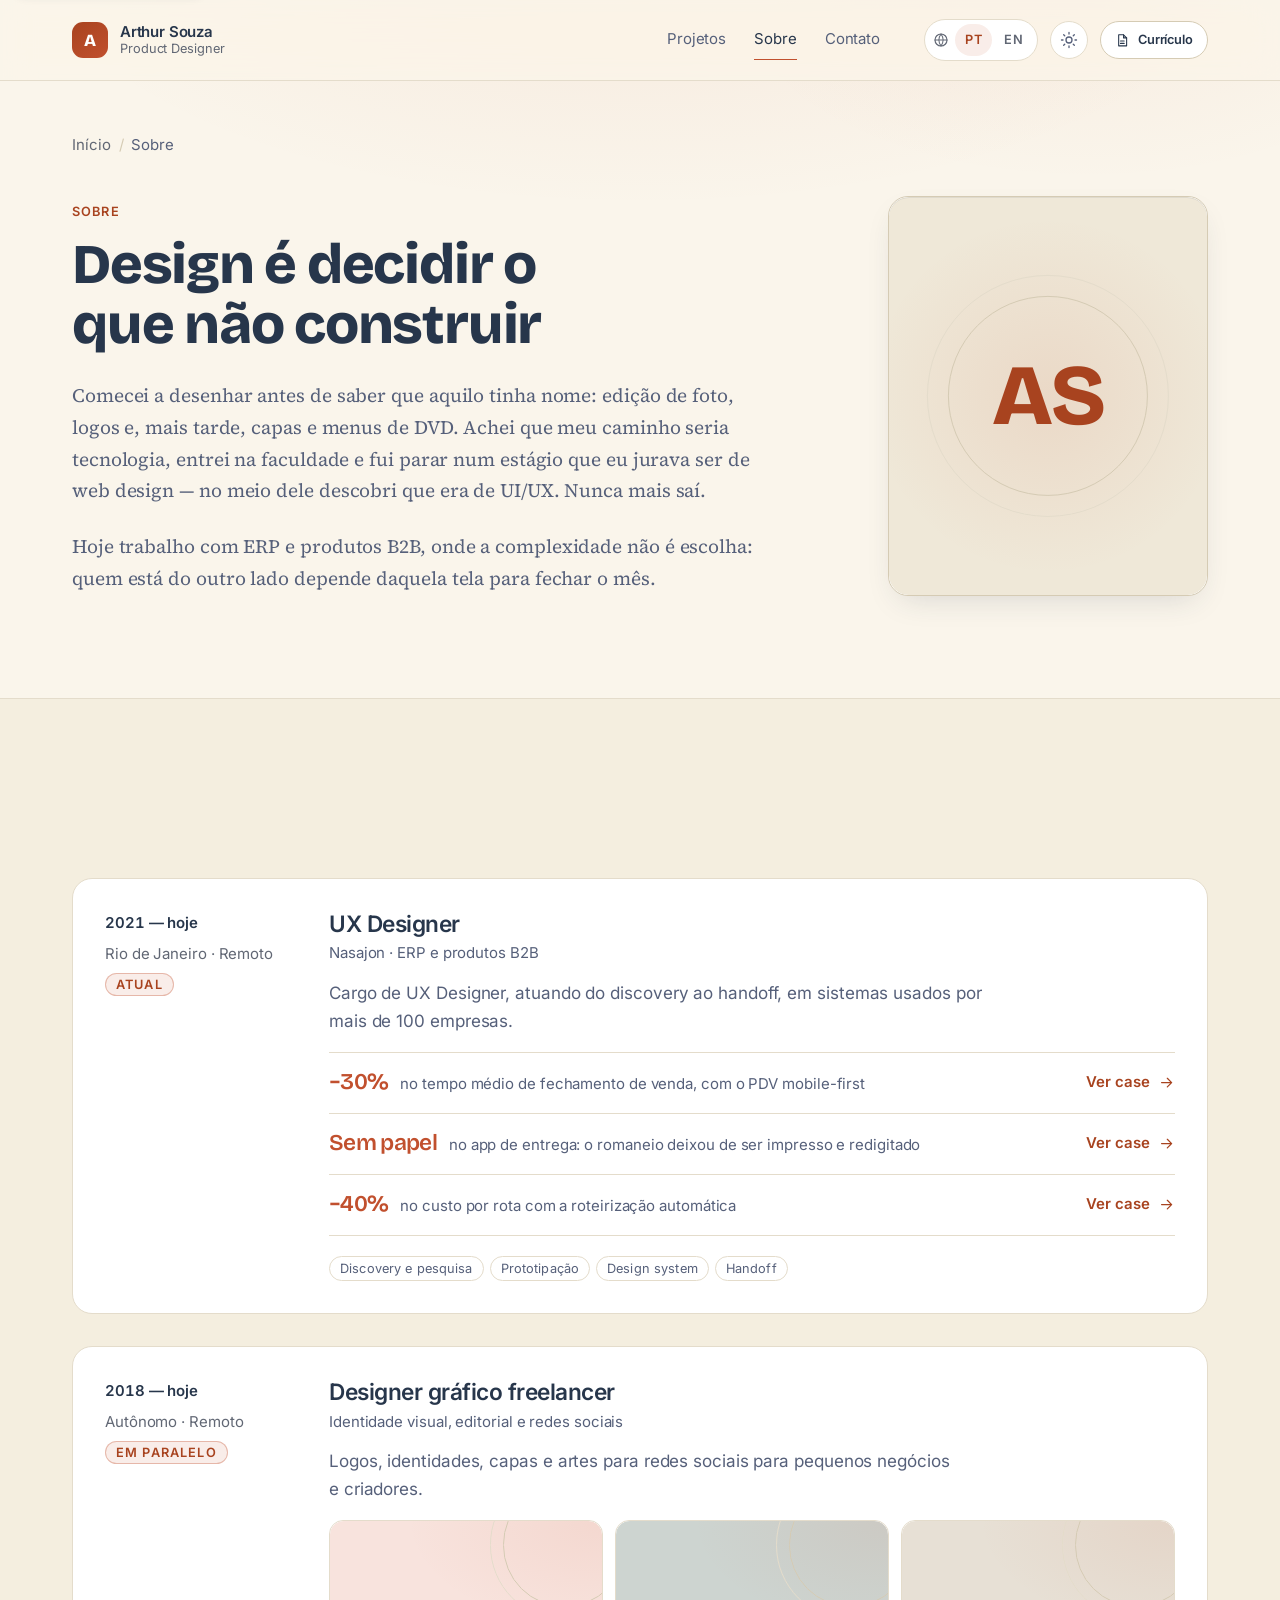
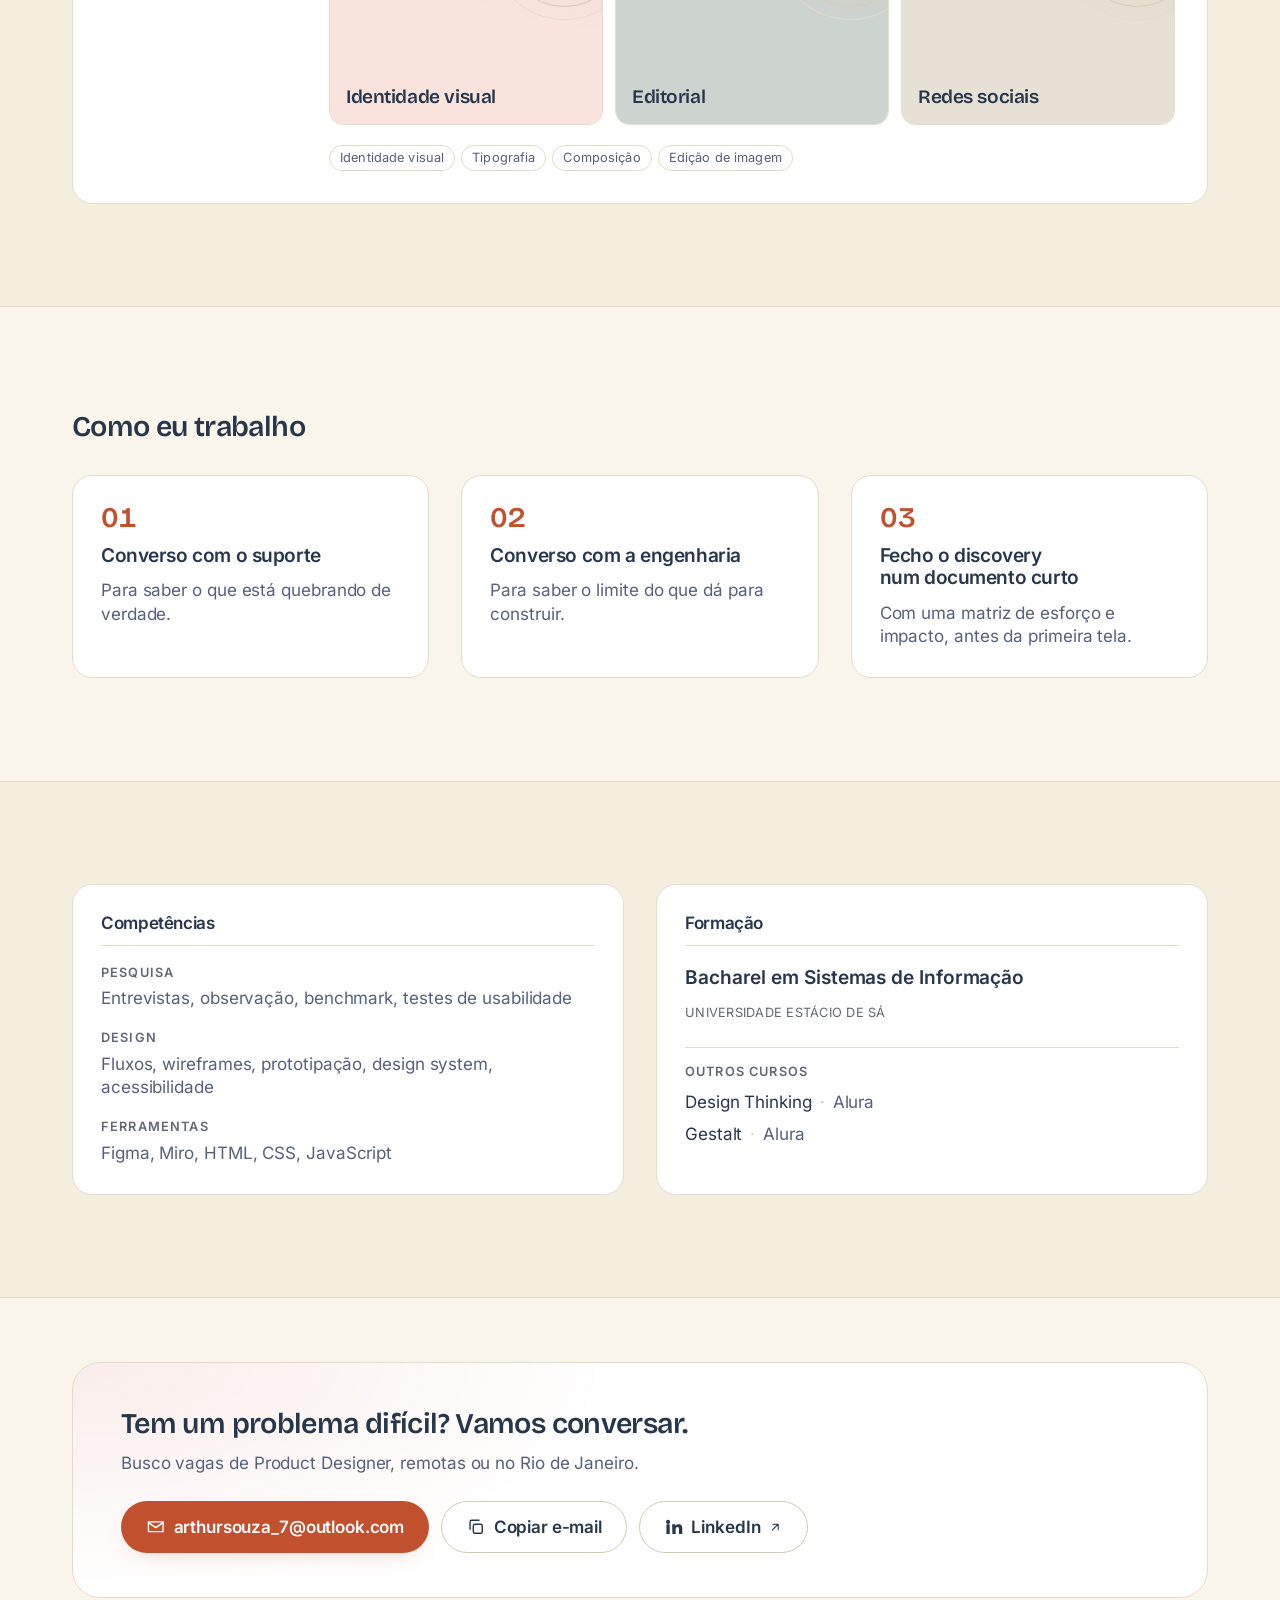
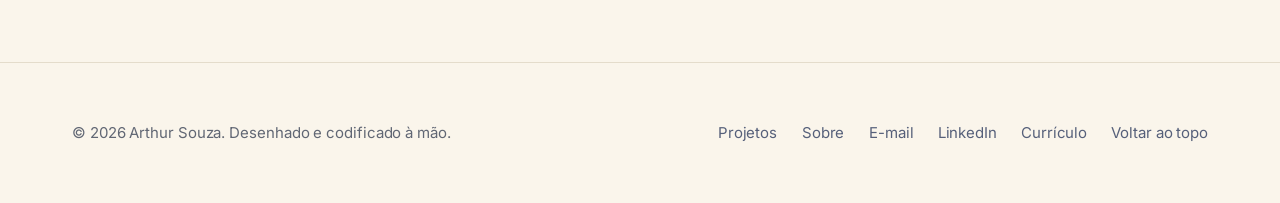
<file: sobre.html>
﻿<!DOCTYPE html>
<!--
  ============================================================================
  SOBRE — TRAJETÓRIA PROFISSIONAL
  ----------------------------------------------------------------------------
  Arquivo : sobre.html (raiz)
  Header, footer, tokens e convenções são os mesmos da home.

  IDIOMAS — mesma regra da home (documentada no topo de index.html):
    • texto corrido  → elementos gêmeos <p lang="pt-BR"> / <p lang="en">
    • títulos h1–h6  → spans gêmeos DENTRO do mesmo elemento
    • atributos      → data-en-alt, data-en-aria-label, data-en-content…

  Para adicionar uma experiência: README, seção 8.
  ============================================================================
-->
<html lang="pt-BR" class="no-js">
<head>
  <meta charset="UTF-8">
  <meta name="viewport" content="width=device-width, initial-scale=1">

  <!-- Bootstrap crítico — idêntico ao da home. Ver comentário em index.html -->
  <script>
    (function () {
      var root = document.documentElement;
      root.classList.remove('no-js');
      root.classList.add('js');

      var lang = null;
      var theme = null;

      try {
        lang = localStorage.getItem('portfolio-lang');
        theme = localStorage.getItem('portfolio-theme');
      } catch (err) { /* localStorage bloqueado: segue nos padrões */ }

      if (lang === 'en') {
        root.setAttribute('data-lang', 'en');
        root.setAttribute('lang', 'en');
      }

      /* Sem escolha salva, vale a preferência do sistema. */
      if (theme !== 'claro' && theme !== 'escuro') {
        theme = window.matchMedia &&
                window.matchMedia('(prefers-color-scheme: light)').matches
          ? 'claro'
          : 'escuro';
      }
      root.setAttribute('data-theme', theme);
    })();
  </script>

  <!-- ==================== SEO ==================== -->
  <title data-en="About — Arthur Souza · Product Designer">Sobre — Arthur Souza · Product Designer</title>

  <meta name="description"
        content="A trajetória de Arthur Souza: de capas de DVD a Product Designer de ERP e produtos B2B, e como ele trabalha antes da primeira tela."
        data-en-content="Arthur Souza's path: from DVD covers to Product Designer for ERP and B2B products, and how he works before the first screen.">

  <meta name="author" content="Arthur Souza">
  <meta name="robots" content="index, follow">
  <!-- Valor do modo escuro (o padrão). O script.js reescreve este content a
       partir de --color-bg sempre que o tema muda. -->
  <meta name="theme-color" content="#20293A">

  <!--
    URLS ABSOLUTAS — o site está publicado em https://rthursouza.github.io.
    canonical e og:url estão ativas. og:image e twitter:image continuam
    comentadas ("PUBLICAR:") porque os arquivos de imagem ainda não existem:
    uma og:image apontando para um 404 faz WhatsApp e LinkedIn montarem o
    card sem imagem, e esse card fica em cache. Ao salvar a imagem
    (1200×630) em assets/images/, tire o comentário das duas tags.
    Detalhes no README, seção 2.
  -->
  <link rel="canonical" href="https://rthursouza.github.io/sobre.html">

  <!-- Open Graph -->
  <meta property="og:type" content="website">
  <meta property="og:url" content="https://rthursouza.github.io/sobre.html">
  <meta property="og:site_name" content="Arthur Souza">
  <meta property="og:locale" content="pt_BR">
  <meta property="og:locale:alternate" content="en_US">
  <meta property="og:title"
        content="Sobre — Arthur Souza"
        data-en-content="About — Arthur Souza">
  <meta property="og:description"
        content="A trajetória de Arthur Souza: de capas de DVD a Product Designer de ERP e produtos B2B, e como ele trabalha antes da primeira tela."
        data-en-content="Arthur Souza's path: from DVD covers to Product Designer for ERP and B2B products, and how he works before the first screen.">
  <!-- OG IMAGE — 1200×630px. Crie e salve em assets/images/og-cover.jpg -->
  <!-- PUBLICAR: <meta property="og:image" content="https://rthursouza.github.io/assets/images/og-cover.jpg"> -->
  <meta property="og:image:width" content="1200">
  <meta property="og:image:height" content="630">
  <meta property="og:image:alt"
        content="Portfólio de Arthur Souza, Product Designer"
        data-en-content="Arthur Souza's portfolio, Product Designer">

  <!-- Twitter Card -->
  <meta name="twitter:card" content="summary_large_image">
  <meta name="twitter:title"
        content="Sobre — Arthur Souza"
        data-en-content="About — Arthur Souza">
  <meta name="twitter:description"
        content="A trajetória de Arthur Souza: de capas de DVD a Product Designer de ERP e produtos B2B, e como ele trabalha antes da primeira tela."
        data-en-content="Arthur Souza's path: from DVD covers to Product Designer for ERP and B2B products, and how he works before the first screen.">
  <!-- PUBLICAR: <meta name="twitter:image" content="https://rthursouza.github.io/assets/images/og-cover.jpg"> -->

  <!-- ==================== FAVICON ==================== -->
  <!--
    O favicon abaixo é um SVG embutido (data URI): zero requisições, zero 404.
    Ao gerar os arquivos definitivos em assets/favicon/, apague esta linha
    e descomente o bloco seguinte.
  -->
  <link rel="icon" href="data:image/svg+xml,%3Csvg xmlns='http://www.w3.org/2000/svg' viewBox='0 0 32 32'%3E%3Crect width='32' height='32' rx='8' fill='%2320293A'/%3E%3Ctext x='16' y='22' font-family='system-ui,sans-serif' font-size='17' font-weight='700' fill='%23E08A63' text-anchor='middle'%3EA%3C/text%3E%3C/svg%3E">
  <!--
  <link rel="icon" href="assets/favicon/favicon.ico" sizes="32x32">
  <link rel="icon" href="assets/favicon/favicon.svg" type="image/svg+xml">
  <link rel="apple-touch-icon" href="assets/favicon/apple-touch-icon.png">
  <link rel="manifest" href="assets/favicon/site.webmanifest">
  -->

  <!-- ==================== TIPOGRAFIA ====================
       Fontes locais em assets/fonts/, declaradas em @font-face no topo do
       style.css. Nenhuma requisição a CDN: o site abre offline e não entrega
       o IP de quem visita para um terceiro.
       O preload antecipa só as duas famílias da primeira dobra — o navegador
       descobriria as outras ao casar o @font-face com o texto, tarde demais.
       crossorigin é obrigatório em preload de fonte, inclusive na origem. -->
  <link rel="preload" as="font" type="font/woff2" crossorigin
        href="assets/fonts/inter-latin-400-normal.woff2">
  <link rel="preload" as="font" type="font/woff2" crossorigin
        href="assets/fonts/bricolage-grotesque-latin-800-normal.woff2">

  <!-- ==================== ESTILO ==================== -->
  <link rel="stylesheet" href="style.css">

  <!-- ==================== COMPORTAMENTO ==================== -->
  <script src="script.js" defer></script>
</head>

<body>

  <!-- ==========================================================================
       SKIP LINK — primeiro elemento focável da página
       ========================================================================== -->
  <a class="skip-link" href="#conteudo">
    <span lang="pt-BR">Pular para o conteúdo</span><span lang="en">Skip to content</span>
  </a>

  <!--
    SENTINELA DA NAVBAR
    Elemento de 1px observado por IntersectionObserver. Quando sai do viewport,
    o header ganha .is-scrolled. Substitui o listener de scroll.
  -->
  <div class="nav-sentinel" data-nav-sentinel aria-hidden="true"></div>

  <!-- ==========================================================================
       SPRITE DE ÍCONES — SVG inline, definido uma vez por página.
       Uso: <svg class="icon" aria-hidden="true" focusable="false">
              <use href="#i-arrow-right"></use>
            </svg>
       ========================================================================== -->
  <svg class="svg-sprite" xmlns="http://www.w3.org/2000/svg" width="0" height="0"
       aria-hidden="true" focusable="false">
    <symbol id="i-arrow-right" viewBox="0 0 24 24" fill="none" stroke="currentColor"
            stroke-width="1.75" stroke-linecap="round" stroke-linejoin="round">
      <path d="M5 12h14M13 6l6 6-6 6"/>
    </symbol>

    <symbol id="i-arrow-down" viewBox="0 0 24 24" fill="none" stroke="currentColor"
            stroke-width="1.75" stroke-linecap="round" stroke-linejoin="round">
      <path d="M12 5v14M6 13l6 6 6-6"/>
    </symbol>

    <symbol id="i-arrow-up-right" viewBox="0 0 24 24" fill="none" stroke="currentColor"
            stroke-width="1.75" stroke-linecap="round" stroke-linejoin="round">
      <path d="M7 17 17 7M8 7h9v9"/>
    </symbol>

    <symbol id="i-menu" viewBox="0 0 24 24" fill="none" stroke="currentColor"
            stroke-width="1.75" stroke-linecap="round" stroke-linejoin="round">
      <path d="M4 7h16M4 12h16M4 17h16"/>
    </symbol>

    <symbol id="i-close" viewBox="0 0 24 24" fill="none" stroke="currentColor"
            stroke-width="1.75" stroke-linecap="round" stroke-linejoin="round">
      <path d="m6 6 12 12M18 6 6 18"/>
    </symbol>

    <symbol id="i-mail" viewBox="0 0 24 24" fill="none" stroke="currentColor"
            stroke-width="1.75" stroke-linecap="round" stroke-linejoin="round">
      <path d="M3 6h18v12H3z"/><path d="m3 7 9 6 9-6"/>
    </symbol>

    <symbol id="i-linkedin" viewBox="0 0 24 24" fill="currentColor">
      <path d="M4.98 3.5a2.5 2.5 0 1 1 0 5 2.5 2.5 0 0 1 0-5ZM3 9h4v12H3zM10 9h3.8v1.7h.05c.53-.95 1.83-1.95 3.77-1.95 4.03 0 4.78 2.5 4.78 5.75V21h-4v-5.6c0-1.34-.03-3.06-1.9-3.06-1.9 0-2.2 1.45-2.2 2.96V21h-4z"/>
    </symbol>

    <symbol id="i-file" viewBox="0 0 24 24" fill="none" stroke="currentColor"
            stroke-width="1.75" stroke-linecap="round" stroke-linejoin="round">
      <path d="M14 3v5h5"/><path d="M6 3h8l5 5v13H6z"/><path d="M9 13h6M9 17h6"/>
    </symbol>

    <symbol id="i-chevron-left" viewBox="0 0 24 24" fill="none" stroke="currentColor"
            stroke-width="1.75" stroke-linecap="round" stroke-linejoin="round">
      <path d="m15 6-6 6 6 6"/>
    </symbol>

    <symbol id="i-chevron-right" viewBox="0 0 24 24" fill="none" stroke="currentColor"
            stroke-width="1.75" stroke-linecap="round" stroke-linejoin="round">
      <path d="m9 6 6 6-6 6"/>
    </symbol>

    <symbol id="i-expand" viewBox="0 0 24 24" fill="none" stroke="currentColor"
            stroke-width="1.75" stroke-linecap="round" stroke-linejoin="round">
      <path d="M9 3H3v6M15 21h6v-6M21 9V3h-6M3 15v6h6"/>
    </symbol>

    <symbol id="i-copy" viewBox="0 0 24 24" fill="none" stroke="currentColor"
            stroke-width="1.75" stroke-linecap="round" stroke-linejoin="round">
      <rect x="9" y="9" width="11" height="11" rx="2"/><path d="M5 15V6a2 2 0 0 1 2-2h9"/>
    </symbol>

    <symbol id="i-check" viewBox="0 0 24 24" fill="none" stroke="currentColor"
            stroke-width="1.75" stroke-linecap="round" stroke-linejoin="round">
      <path d="m4 12.5 5 5 11-11"/>
    </symbol>

    <symbol id="i-globe" viewBox="0 0 24 24" fill="none" stroke="currentColor"
            stroke-width="1.75" stroke-linecap="round" stroke-linejoin="round">
      <circle cx="12" cy="12" r="9"/><path d="M3 12h18"/>
      <path d="M12 3a15 15 0 0 1 0 18a15 15 0 0 1 0-18Z"/>
    </symbol>

    <symbol id="i-sun" viewBox="0 0 24 24" fill="none" stroke="currentColor"
            stroke-width="1.75" stroke-linecap="round" stroke-linejoin="round">
      <circle cx="12" cy="12" r="4"/>
      <path d="M12 2v2M12 20v2M2 12h2M20 12h2M4.9 4.9l1.4 1.4M17.7 17.7l1.4 1.4M4.9 19.1l1.4-1.4M17.7 6.3l1.4-1.4"/>
    </symbol>

    <symbol id="i-moon" viewBox="0 0 24 24" fill="none" stroke="currentColor"
            stroke-width="1.75" stroke-linecap="round" stroke-linejoin="round">
      <path d="M20.5 14.3A8.5 8.5 0 0 1 9.7 3.5a7.5 7.5 0 1 0 10.8 10.8Z"/>
    </symbol>
  </svg>

  <!-- ==========================================================================
       HEADER / NAVBAR FIXA
       ========================================================================== -->
  <header class="header" data-header>
    <div class="container header__inner">

      <a class="brand" href="index.html" aria-label="Arthur Souza — voltar ao início"
         data-en-aria-label="Arthur Souza — back to home">
        <span class="brand__mark" aria-hidden="true">A</span>
        <span class="brand__text">
          <span class="brand__name">Arthur Souza</span>
          <span class="brand__role">
            <span lang="pt-BR">Product Designer</span><span lang="en">Product Designer</span>
          </span>
        </span>
      </a>

      <!-- Navegação principal — o mesmo <ul> serve desktop e drawer mobile -->
      <nav class="nav" id="nav-principal" data-nav-panel
           aria-label="Navegação principal" data-en-aria-label="Main navigation">
        <!-- Mesmo menu da home. Aqui "Sobre" é a página atual; Contato desce
             para o #contato no fim desta página. Sem data-scrollspy: não há
             seções para acompanhar. -->
        <ul class="nav__list">
          <li class="nav__item">
            <a class="nav__link" href="projetos.html">
              <span lang="pt-BR">Projetos</span><span lang="en">Work</span>
            </a>
          </li>
          <li class="nav__item">
            <a class="nav__link" href="sobre.html" aria-current="page">
              <span lang="pt-BR">Sobre</span><span lang="en">About</span>
            </a>
          </li>
          <li class="nav__item">
            <a class="nav__link" href="#contato">
              <span lang="pt-BR">Contato</span><span lang="en">Contact</span>
            </a>
          </li>
        </ul>

        <div class="nav__actions">
          <div class="nav__prefs">
            <!-- SELETOR DE IDIOMA -->
            <div class="lang-switch" role="group"
                 aria-label="Selecionar idioma" data-en-aria-label="Select language"
                 data-lang-switch>
              <svg class="icon lang-switch__icon" aria-hidden="true" focusable="false">
                <use href="#i-globe"></use>
              </svg>
              <button class="lang-switch__btn" type="button"
                      data-lang-value="pt-BR" aria-pressed="true" lang="pt-BR">PT</button>
              <button class="lang-switch__btn" type="button"
                      data-lang-value="en" aria-pressed="false" lang="en">EN</button>
            </div>

            <!--
              ALTERNÂNCIA DE TEMA
              O rótulo é fixo ("Modo claro") e quem carrega o estado é o
              aria-pressed — mesmo contrato do botão do menu, que mantém
              "Abrir menu" nos dois estados e deixa o aria-expanded falar.
              Reescrever o rótulo criaria um segundo dono para a informação
              e brigaria com a troca de idioma, que também escreve nele.
            -->
            <button class="theme-toggle" type="button"
                    data-theme-toggle
                    aria-pressed="false"
                    aria-label="Modo claro" data-en-aria-label="Light mode">
              <svg class="icon theme-toggle__moon" aria-hidden="true" focusable="false">
                <use href="#i-moon"></use>
              </svg>
              <svg class="icon theme-toggle__sun" aria-hidden="true" focusable="false">
                <use href="#i-sun"></use>
              </svg>
            </button>
          </div>

          <!--
            CURRÍCULO — salve o PDF em assets/ com este nome exato.
            Abre em nova aba (e não baixa): quem está avaliando dá uma olhada
            rápida sem se comprometer a guardar arquivo. rel="noopener" basta
            aqui, porque o PDF é do próprio domínio.
          -->
          <a class="btn btn--secondary btn--sm"
             href="assets/curriculo-arthursouza-ux.pdf"
             target="_blank" rel="noopener">
            <svg class="icon" aria-hidden="true" focusable="false">
              <use href="#i-file"></use>
            </svg>
            <span lang="pt-BR">Currículo</span><span lang="en">Resume</span>
            <span class="visually-hidden">
              <span lang="pt-BR">(PDF, abre em nova aba)</span><span lang="en">(PDF, opens in a new tab)</span>
            </span>
          </a>
        </div>
      </nav>

      <!-- Botão do menu mobile -->
      <button class="nav-toggle" type="button"
              data-nav-toggle
              aria-controls="nav-principal"
              aria-expanded="false"
              aria-label="Abrir menu" data-en-aria-label="Open menu">
        <svg class="icon nav-toggle__open" aria-hidden="true" focusable="false">
          <use href="#i-menu"></use>
        </svg>
        <svg class="icon nav-toggle__close" aria-hidden="true" focusable="false">
          <use href="#i-close"></use>
        </svg>
      </button>

    </div>
  </header>

  <!-- Camada de escurecimento atrás do drawer mobile -->
  <div class="nav-backdrop" data-nav-backdrop hidden></div>

  <main id="conteudo" class="main">

    <!-- ========================================================================
         01 · ABERTURA
         ------------------------------------------------------------------------
         Texto em duas colunas, foto 4:5 à direita. No mobile a foto vem
         depois do texto — que é a ordem do HTML.
         Os dois parágrafos são o texto original do Sobre da home, de antes da
         reestruturação: a história e o momento atual.
         ======================================================================== -->
    <section class="section page-intro" aria-labelledby="sobre-titulo">
      <div class="container">

        <nav class="breadcrumb" aria-label="Você está aqui"
             data-en-aria-label="Breadcrumb">
          <ol class="breadcrumb__list">
            <li class="breadcrumb__item">
              <a class="breadcrumb__link" href="index.html">
                <span lang="pt-BR">Início</span><span lang="en">Home</span>
              </a>
            </li>
            <li class="breadcrumb__item" aria-current="page">
              <span lang="pt-BR">Sobre</span><span lang="en">About</span>
            </li>
          </ol>
        </nav>

        <div class="about-intro">

          <div class="about-intro__content">
            <p class="eyebrow" data-reveal>
              <span lang="pt-BR">Sobre</span><span lang="en">About</span>
            </p>

            <h1 class="about-intro__title" id="sobre-titulo" data-reveal>
              <span lang="pt-BR">Design é decidir o que não construir</span><span lang="en">Design is deciding what not to build</span>
            </h1>

            <div class="prose about-intro__text" data-reveal>
              <p lang="pt-BR">
                Comecei a desenhar antes de saber que aquilo tinha nome: edição
                de foto, logos e, mais tarde, capas e menus de DVD. Achei que
                meu caminho seria tecnologia, entrei na faculdade e fui parar
                num estágio que eu jurava ser de web design — no meio dele
                descobri que era de UI/UX. Nunca mais saí.
              </p>
              <p lang="en">
                I started designing before I knew it had a name: photo editing,
                logos and, later, DVD covers and menus. I assumed my path would
                be tech, started university, and landed an internship I was
                certain was web design — halfway through, I found out it was
                UI/UX. I never left.
              </p>

              <p lang="pt-BR">
                Hoje trabalho com ERP e produtos B2B, onde a complexidade não é
                escolha: quem está do outro lado depende daquela tela para fechar
                o mês.
              </p>
              <p lang="en">
                Today I work on ERP and B2B products, where complexity isn't a
                choice: the person on the other side depends on that screen to
                close the month.
              </p>
            </div>
          </div>

          <!-- FOTO · 4:5 -->
          <div class="about-intro__media" data-reveal>
            <figure class="media media--4x5 media--framed">
              <div class="cover cover--monogram" aria-hidden="true">
                <span class="cover__value">AS</span>
              </div>
              <!--
                SUBSTITUIR: apague a capa (<div class="cover">) acima e descomente.
                É a maior imagem do primeiro scroll desta página (LCP):
                eager + fetchpriority="high" — nunca lazy.

              <img src="assets/images/sobre-retrato.jpg"
                   alt="Retrato de Arthur Souza"
                   data-en-alt="Portrait of Arthur Souza"
                   width="800" height="1000"
                   loading="eager" fetchpriority="high" decoding="async">
              -->
            </figure>
          </div>

        </div>
      </div>
    </section>

    <!-- ========================================================================
         02 · EXPERIÊNCIA
         ------------------------------------------------------------------------
         Uma <ol> com um card por experiência, da mais recente para a mais
         antiga. Período e local à esquerda, conteúdo à direita (empilha
         abaixo de 48rem). Para adicionar uma: README, seção 8.
         ======================================================================== -->
    <section class="section section--alt" id="experiencia" aria-labelledby="experiencia-titulo">
      <div class="container">

        <header class="heading-row" data-reveal>
          <h2 class="heading-row__title" id="experiencia-titulo">
            <span lang="pt-BR">Experiência</span><span lang="en">Experience</span>
          </h2>
          <a class="text-link" href="assets/curriculo-arthursouza-ux.pdf"
             target="_blank" rel="noopener">
            <span lang="pt-BR">Currículo completo (PDF)</span><span lang="en">Full resume (PDF)</span>
            <svg class="icon icon--xs" aria-hidden="true" focusable="false">
              <use href="#i-arrow-up-right"></use>
            </svg>
            <span class="visually-hidden">
              <span lang="pt-BR">(abre em nova aba)</span><span lang="en">(opens in a new tab)</span>
            </span>
          </a>
        </header>

        <ol class="experience">

          <!-- ---------------- NASAJON ---------------- -->
          <li class="experience__item" data-reveal>

            <div class="experience__meta">
              <p class="experience__period">
                <span lang="pt-BR">2021 — hoje</span><span lang="en">2021 — present</span>
              </p>
              <p class="experience__place">
                <span lang="pt-BR">Rio de Janeiro · Remoto</span><span lang="en">Rio de Janeiro · Remote</span>
              </p>
              <p class="experience__badge">
                <span lang="pt-BR">Atual</span><span lang="en">Current</span>
              </p>
            </div>

            <div class="experience__body">
              <h3 class="experience__role">
                <span lang="pt-BR">UX Designer</span><span lang="en">UX Designer</span>
              </h3>
              <p class="experience__org">
                <span lang="pt-BR">Nasajon · ERP e produtos B2B</span><span lang="en">Nasajon · ERP and B2B products</span>
              </p>

              <p class="experience__summary" lang="pt-BR">
                Cargo de UX Designer, atuando do discovery ao handoff, em
                sistemas usados por mais de 100 empresas.
              </p>
              <p class="experience__summary" lang="en">
                UX Designer by title, working from discovery to handoff, on
                systems used by more than 100 companies.
              </p>

              <!-- DESTAQUES — um por case, com o mesmo número dos cards. -->
              <ul class="experience__highlights">
                <li class="experience__highlight">
                  <p class="experience__highlight-text">
                    <span class="experience__metric">−30%</span>
                    <span lang="pt-BR">no tempo médio de fechamento de venda, com o PDV mobile-first</span><span lang="en">in average time to close a sale, with the mobile-first POS</span>
                  </p>
                  <a class="text-link" href="projects/projeto-01.html">
                    <span lang="pt-BR">Ver case</span><span lang="en">View case study</span>
                    <span class="visually-hidden">
                      <span lang="pt-BR">(PDV mobile-first)</span><span lang="en">(mobile-first POS)</span>
                    </span>
                    <svg class="icon" aria-hidden="true" focusable="false">
                      <use href="#i-arrow-right"></use>
                    </svg>
                  </a>
                </li>
                <li class="experience__highlight">
                  <p class="experience__highlight-text">
                    <span class="experience__metric"><span lang="pt-BR">Sem papel</span><span lang="en">Paperless</span></span>
                    <span lang="pt-BR">no app de entrega: o romaneio deixou de ser impresso e redigitado</span><span lang="en">in the delivery app: manifests stopped being printed and retyped</span>
                  </p>
                  <a class="text-link" href="projects/projeto-02.html">
                    <span lang="pt-BR">Ver case</span><span lang="en">View case study</span>
                    <span class="visually-hidden">
                      <span lang="pt-BR">(app de entrega)</span><span lang="en">(delivery app)</span>
                    </span>
                    <svg class="icon" aria-hidden="true" focusable="false">
                      <use href="#i-arrow-right"></use>
                    </svg>
                  </a>
                </li>
                <li class="experience__highlight">
                  <p class="experience__highlight-text">
                    <span class="experience__metric">−40%</span>
                    <span lang="pt-BR">no custo por rota com a roteirização automática</span><span lang="en">in cost per route with automatic route planning</span>
                  </p>
                  <a class="text-link" href="projects/projeto-03.html">
                    <span lang="pt-BR">Ver case</span><span lang="en">View case study</span>
                    <span class="visually-hidden">
                      <span lang="pt-BR">(roteirização)</span><span lang="en">(route planning)</span>
                    </span>
                    <svg class="icon" aria-hidden="true" focusable="false">
                      <use href="#i-arrow-right"></use>
                    </svg>
                  </a>
                </li>
              </ul>

              <ul class="chips chips--sm" aria-label="Competências usadas"
                  data-en-aria-label="Skills used">
                <li class="chip chip--sm"><span lang="pt-BR">Discovery e pesquisa</span><span lang="en">Discovery &amp; research</span></li>
                <li class="chip chip--sm"><span lang="pt-BR">Prototipação</span><span lang="en">Prototyping</span></li>
                <li class="chip chip--sm"><span lang="pt-BR">Design system</span><span lang="en">Design system</span></li>
                <li class="chip chip--sm"><span lang="pt-BR">Handoff</span><span lang="en">Handoff</span></li>
              </ul>
            </div>
          </li>

          <!-- ---------------- FREELANCER ---------------- -->
          <li class="experience__item" data-reveal>

            <div class="experience__meta">
              <p class="experience__period">
                <span lang="pt-BR">2018 — hoje</span><span lang="en">2018 — present</span>
              </p>
              <p class="experience__place">
                <span lang="pt-BR">Autônomo · Remoto</span><span lang="en">Self-employed · Remote</span>
              </p>
              <!-- Em andamento ao mesmo tempo que a Nasajon: mesmo selo do
                   "Atual", com outro texto. -->
              <p class="experience__badge">
                <span lang="pt-BR">Em paralelo</span><span lang="en">Alongside</span>
              </p>
            </div>

            <div class="experience__body">
              <h3 class="experience__role">
                <span lang="pt-BR">Designer gráfico freelancer</span><span lang="en">Freelance graphic designer</span>
              </h3>
              <p class="experience__org">
                <span lang="pt-BR">Identidade visual, editorial e redes sociais</span><span lang="en">Visual identity, editorial and social media</span>
              </p>

              <p class="experience__summary" lang="pt-BR">
                Logos, identidades, capas e artes para redes sociais para
                pequenos negócios e criadores.
              </p>
              <p class="experience__summary" lang="en">
                Logos, identities, covers and social media artwork for small
                businesses and creators.
              </p>

              <!--
                AMOSTRAS — 3 peças em 4:3 (1200×900). Para cada uma: apague a
                capa (<div class="cover">) e descomente o <img>. Escreva o alt
                dizendo o que a peça é e para quem foi — é o único lugar em que
                quem usa leitor de tela "vê" o trabalho.
              -->
              <ul class="experience__samples" aria-label="Amostras de peças"
                  data-en-aria-label="Work samples">
                <li>
                  <figure class="media media--4x3">
                    <div class="cover cover--sample cover--tone-1" role="img"
                         aria-label="Identidade visual" data-en-aria-label="Visual identity">
                      <span class="cover__title"><span lang="pt-BR">Identidade visual</span><span lang="en">Visual identity</span></span>
                    </div>
                    <!--
                    <img src="assets/images/sobre-amostra-01.jpg"
                         alt="Identidade visual: logotipo e aplicações"
                         data-en-alt="Visual identity: logo and applications"
                         width="1200" height="900" loading="lazy" decoding="async">
                    -->
                  </figure>
                </li>
                <li>
                  <figure class="media media--4x3">
                    <div class="cover cover--sample cover--tone-2" role="img"
                         aria-label="Editorial" data-en-aria-label="Editorial">
                      <span class="cover__title"><span lang="pt-BR">Editorial</span><span lang="en">Editorial</span></span>
                    </div>
                    <!--
                    <img src="assets/images/sobre-amostra-02.jpg"
                         alt="Peça editorial: capa e página dupla"
                         data-en-alt="Editorial piece: cover and spread"
                         width="1200" height="900" loading="lazy" decoding="async">
                    -->
                  </figure>
                </li>
                <li>
                  <figure class="media media--4x3">
                    <div class="cover cover--sample cover--tone-3" role="img"
                         aria-label="Redes sociais" data-en-aria-label="Social media">
                      <span class="cover__title"><span lang="pt-BR">Redes sociais</span><span lang="en">Social media</span></span>
                    </div>
                    <!--
                    <img src="assets/images/sobre-amostra-03.jpg"
                         alt="Posts para redes sociais"
                         data-en-alt="Social media posts"
                         width="1200" height="900" loading="lazy" decoding="async">
                    -->
                  </figure>
                </li>
              </ul>

              <ul class="chips chips--sm" aria-label="Competências usadas"
                  data-en-aria-label="Skills used">
                <li class="chip chip--sm"><span lang="pt-BR">Identidade visual</span><span lang="en">Visual identity</span></li>
                <li class="chip chip--sm"><span lang="pt-BR">Tipografia</span><span lang="en">Typography</span></li>
                <li class="chip chip--sm"><span lang="pt-BR">Composição</span><span lang="en">Composition</span></li>
                <li class="chip chip--sm"><span lang="pt-BR">Edição de imagem</span><span lang="en">Image editing</span></li>
              </ul>
            </div>
          </li>

        </ol>
      </div>
    </section>

    <!-- ========================================================================
         03 · COMO EU TRABALHO
         ------------------------------------------------------------------------
         Três passos, na ordem em que acontecem. O número é decorativo
         (aria-hidden): a <ol> já anuncia a ordem ao leitor de tela.
         ======================================================================== -->
    <section class="section" id="como-trabalho" aria-labelledby="como-trabalho-titulo">
      <div class="container">

        <header class="heading-row" data-reveal>
          <h2 class="heading-row__title" id="como-trabalho-titulo">
            <span lang="pt-BR">Como eu trabalho</span><span lang="en">How I work</span>
          </h2>
        </header>

        <ol class="method" data-reveal>
          <li class="method__item">
            <span class="method__number" aria-hidden="true">01</span>
            <h3 class="method__title">
              <span lang="pt-BR">Converso com o suporte</span><span lang="en">I talk to support</span>
            </h3>
            <p class="method__text">
              <span lang="pt-BR">Para saber o que está quebrando de verdade.</span><span lang="en">To learn what is actually breaking.</span>
            </p>
          </li>
          <li class="method__item">
            <span class="method__number" aria-hidden="true">02</span>
            <h3 class="method__title">
              <span lang="pt-BR">Converso com a engenharia</span><span lang="en">I talk to engineering</span>
            </h3>
            <p class="method__text">
              <span lang="pt-BR">Para saber o limite do que dá para construir.</span><span lang="en">To learn the limits of what can be built.</span>
            </p>
          </li>
          <li class="method__item">
            <span class="method__number" aria-hidden="true">03</span>
            <h3 class="method__title">
              <span lang="pt-BR">Fecho o discovery num documento curto</span><span lang="en">I close discovery in a short document</span>
            </h3>
            <p class="method__text">
              <span lang="pt-BR">Com uma matriz de esforço e impacto, antes da primeira tela.</span><span lang="en">With an effort–impact matrix, before the first screen.</span>
            </p>
          </li>
        </ol>

      </div>
    </section>

    <!-- ========================================================================
         04 · COMPETÊNCIAS E FORMAÇÃO
         ------------------------------------------------------------------------
         Duas colunas com o .two-col dos cases. Competências em texto corrido,
         sem chips: aqui a lista é de referência, não de destaque.
         ======================================================================== -->
    <div class="section section--alt">
      <div class="container">
        <div class="two-col" data-reveal>

          <section class="two-col__col" aria-labelledby="competencias-titulo">
            <h2 class="two-col__title" id="competencias-titulo">
              <span lang="pt-BR">Competências</span><span lang="en">Skills</span>
            </h2>
            <dl class="term-list">
              <div class="term-list__row">
                <dt class="term-list__term">
                  <span lang="pt-BR">Pesquisa</span><span lang="en">Research</span>
                </dt>
                <dd class="term-list__desc">
                  <span lang="pt-BR">Entrevistas, observação, benchmark, testes de usabilidade</span><span lang="en">Interviews, observation, benchmarking, usability testing</span>
                </dd>
              </div>
              <div class="term-list__row">
                <dt class="term-list__term">
                  <span lang="pt-BR">Design</span><span lang="en">Design</span>
                </dt>
                <dd class="term-list__desc">
                  <span lang="pt-BR">Fluxos, wireframes, prototipação, design system, acessibilidade</span><span lang="en">Flows, wireframes, prototyping, design systems, accessibility</span>
                </dd>
              </div>
              <div class="term-list__row">
                <dt class="term-list__term">
                  <span lang="pt-BR">Ferramentas</span><span lang="en">Tools</span>
                </dt>
                <dd class="term-list__desc">
                  <span lang="pt-BR">Figma, Miro, HTML, CSS, JavaScript</span><span lang="en">Figma, Miro, HTML, CSS, JavaScript</span>
                </dd>
              </div>
            </dl>
          </section>

          <section class="two-col__col" aria-labelledby="formacao-titulo">
            <h2 class="two-col__title" id="formacao-titulo">
              <span lang="pt-BR">Formação</span><span lang="en">Education</span>
            </h2>
            <p class="education__course">
              <span lang="pt-BR">Bacharel em Sistemas de Informação</span><span lang="en">Bachelor's degree in Information Systems</span>
            </p>
            <!-- Ano de conclusão omitido de propósito. -->
            <ul class="meta-list">
              <li class="meta-list__item">
                <span lang="pt-BR">Universidade Estácio de Sá</span><span lang="en">Universidade Estácio de Sá</span>
              </li>
            </ul>

            <!-- OUTROS CURSOS — curso · instituição. O ponto é gerado em CSS. -->
            <h3 class="education__subtitle">
              <span lang="pt-BR">Outros cursos</span><span lang="en">Other courses</span>
            </h3>
            <ul class="education__list">
              <li class="education__item"><span class="education__name"><span lang="pt-BR">Design Thinking</span><span lang="en">Design Thinking</span></span><span class="education__school"><span lang="pt-BR">Alura</span><span lang="en">Alura</span></span></li>
              <li class="education__item"><span class="education__name"><span lang="pt-BR">Gestalt</span><span lang="en">Gestalt</span></span><span class="education__school"><span lang="pt-BR">Alura</span><span lang="en">Alura</span></span></li>
            </ul>
          </section>

        </div>
      </div>
    </div>

    <!-- ========================================================================
         CONTATO — o mesmo bloco em todas as páginas (home, /projetos, sobre,
         cases e template). O "Contato" do menu de cada página aponta para este
         #contato.
         ======================================================================== -->
    <section class="section section--tight" id="contato" aria-labelledby="contato-titulo">
      <div class="container">

        <div class="contact contact--inline" data-reveal data-copy-scope>

          <div class="contact__text">
            <h2 class="contact__title" id="contato-titulo">
              <span lang="pt-BR">Tem um problema difícil? Vamos conversar.</span><span lang="en">Working on a hard problem? Let's talk.</span>
            </h2>
            <p class="contact__lead" lang="pt-BR">
              Busco vagas de Product Designer, remotas ou no Rio de Janeiro.
            </p>
            <p class="contact__lead" lang="en">
              I'm looking for Product Designer roles, remote or in Rio de
              Janeiro.
            </p>
          </div>

          <div class="contact__actions cluster">
            <!-- E-MAIL — troque pelo seu endereço real (aqui e no botão de copiar) -->
            <a class="btn btn--primary btn--lg" href="mailto:arthursouza_7@outlook.com">
              <svg class="icon" aria-hidden="true" focusable="false">
                <use href="#i-mail"></use>
              </svg>
              <span>arthursouza_7@outlook.com</span>
            </a>

            <!-- COPIAR E-MAIL — nasce com hidden. O script.js só o mostra quando o
                 navegador tem a API de área de transferência; sem ela (ou sem JS),
                 o link mailto acima continua sendo o caminho. Ao copiar, o botão
                 ganha .is-copied por alguns segundos e troca o rótulo. -->
            <button class="btn btn--secondary btn--lg contact__copy" type="button"
                    data-copy-email="arthursouza_7@outlook.com" hidden>
              <span class="contact__copy-idle">
                <svg class="icon" aria-hidden="true" focusable="false">
                  <use href="#i-copy"></use>
                </svg>
                <span lang="pt-BR">Copiar e-mail</span><span lang="en">Copy email</span>
              </span>
              <span class="contact__copy-done" data-copy-message>
                <svg class="icon" aria-hidden="true" focusable="false">
                  <use href="#i-check"></use>
                </svg>
                <span lang="pt-BR">E-mail copiado</span><span lang="en">Email copied</span>
              </span>
            </button>

            <a class="btn btn--secondary btn--lg"
               href="https://www.linkedin.com/in/arthursouza7/"
               target="_blank" rel="noopener noreferrer">
              <svg class="icon" aria-hidden="true" focusable="false">
                <use href="#i-linkedin"></use>
              </svg>
              <span>LinkedIn</span>
              <svg class="icon icon--xs" aria-hidden="true" focusable="false">
                <use href="#i-arrow-up-right"></use>
              </svg>
              <span class="visually-hidden">
                <span lang="pt-BR">(abre em nova aba)</span><span lang="en">(opens in a new tab)</span>
              </span>
            </a>
          </div>

          <!-- Aviso para leitor de tela. Começa vazio; ao copiar, o script coloca
               aqui uma cópia do rótulo "E-mail copiado" (os dois idiomas, e o CSS
               esconde o inativo) e limpa depois. -->
          <p class="visually-hidden" role="status" data-copy-status></p>

        </div>
      </div>
    </section>

  </main>

  <!-- ==========================================================================
       FOOTER
       ========================================================================== -->
  <footer class="footer">
    <div class="container footer__inner">

      <p class="footer__copy">
        <span lang="pt-BR">© <span data-year>2026</span> Arthur Souza. Desenhado e codificado à mão.</span><span lang="en">© <span data-year>2026</span> Arthur Souza. Designed and hand-coded.</span>
      </p>

      <ul class="footer__links">
        <li>
          <a class="footer__link" href="projetos.html">
            <span lang="pt-BR">Projetos</span><span lang="en">Work</span>
          </a>
        </li>
        <li>
          <a class="footer__link" href="sobre.html" aria-current="page">
            <span lang="pt-BR">Sobre</span><span lang="en">About</span>
          </a>
        </li>
        <li>
          <a class="footer__link" href="mailto:arthursouza_7@outlook.com">
            <span lang="pt-BR">E-mail</span><span lang="en">Email</span>
          </a>
        </li>
        <li>
          <a class="footer__link" href="https://www.linkedin.com/in/arthursouza7/"
             target="_blank" rel="noopener noreferrer">
            <span>LinkedIn</span>
            <span class="visually-hidden">
              <span lang="pt-BR">(abre em nova aba)</span><span lang="en">(opens in a new tab)</span>
            </span>
          </a>
        </li>
        <li>
          <a class="footer__link" href="assets/curriculo-arthursouza-ux.pdf"
             target="_blank" rel="noopener">
            <span lang="pt-BR">Currículo</span><span lang="en">Resume</span>
            <span class="visually-hidden">
              <span lang="pt-BR">(abre em nova aba)</span><span lang="en">(opens in a new tab)</span>
            </span>
          </a>
        </li>
        <li>
          <a class="footer__link" href="#conteudo">
            <span lang="pt-BR">Voltar ao topo</span><span lang="en">Back to top</span>
          </a>
        </li>
      </ul>

    </div>
  </footer>

</body>
</html>
</file>
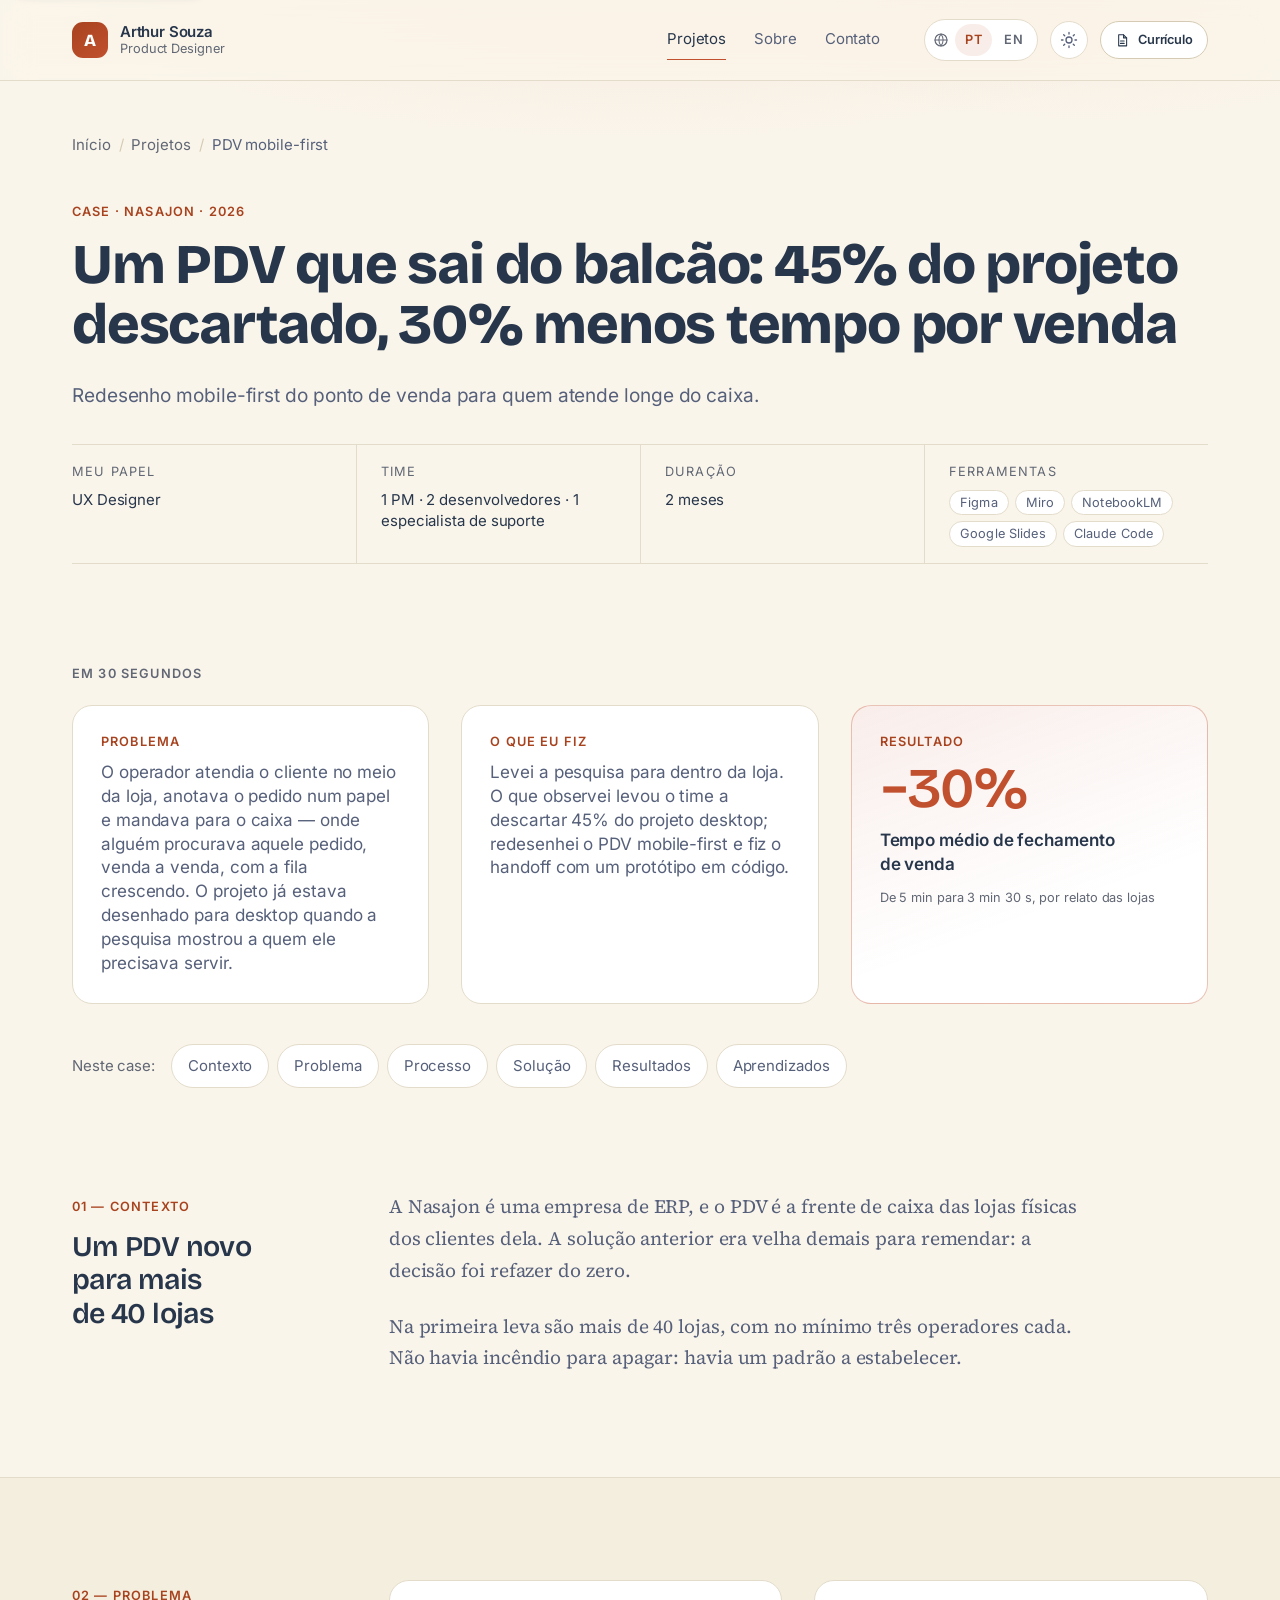
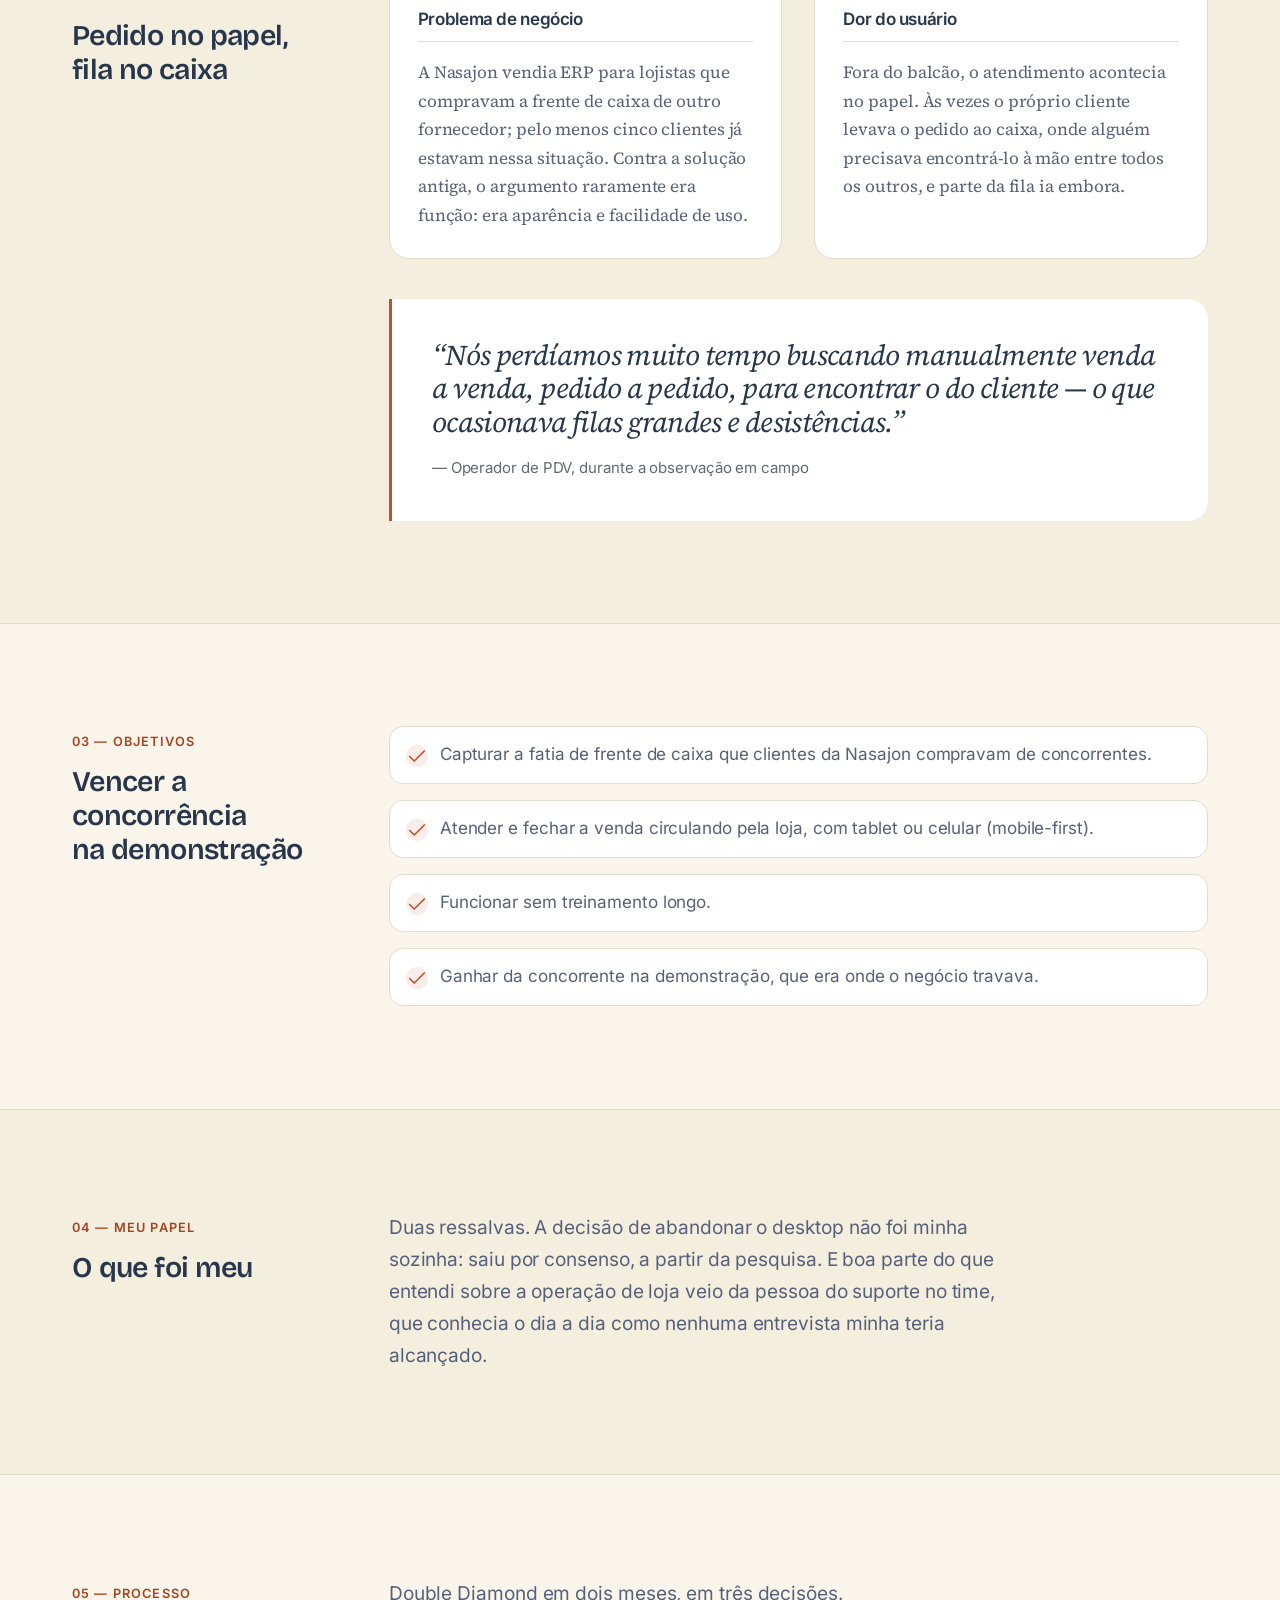
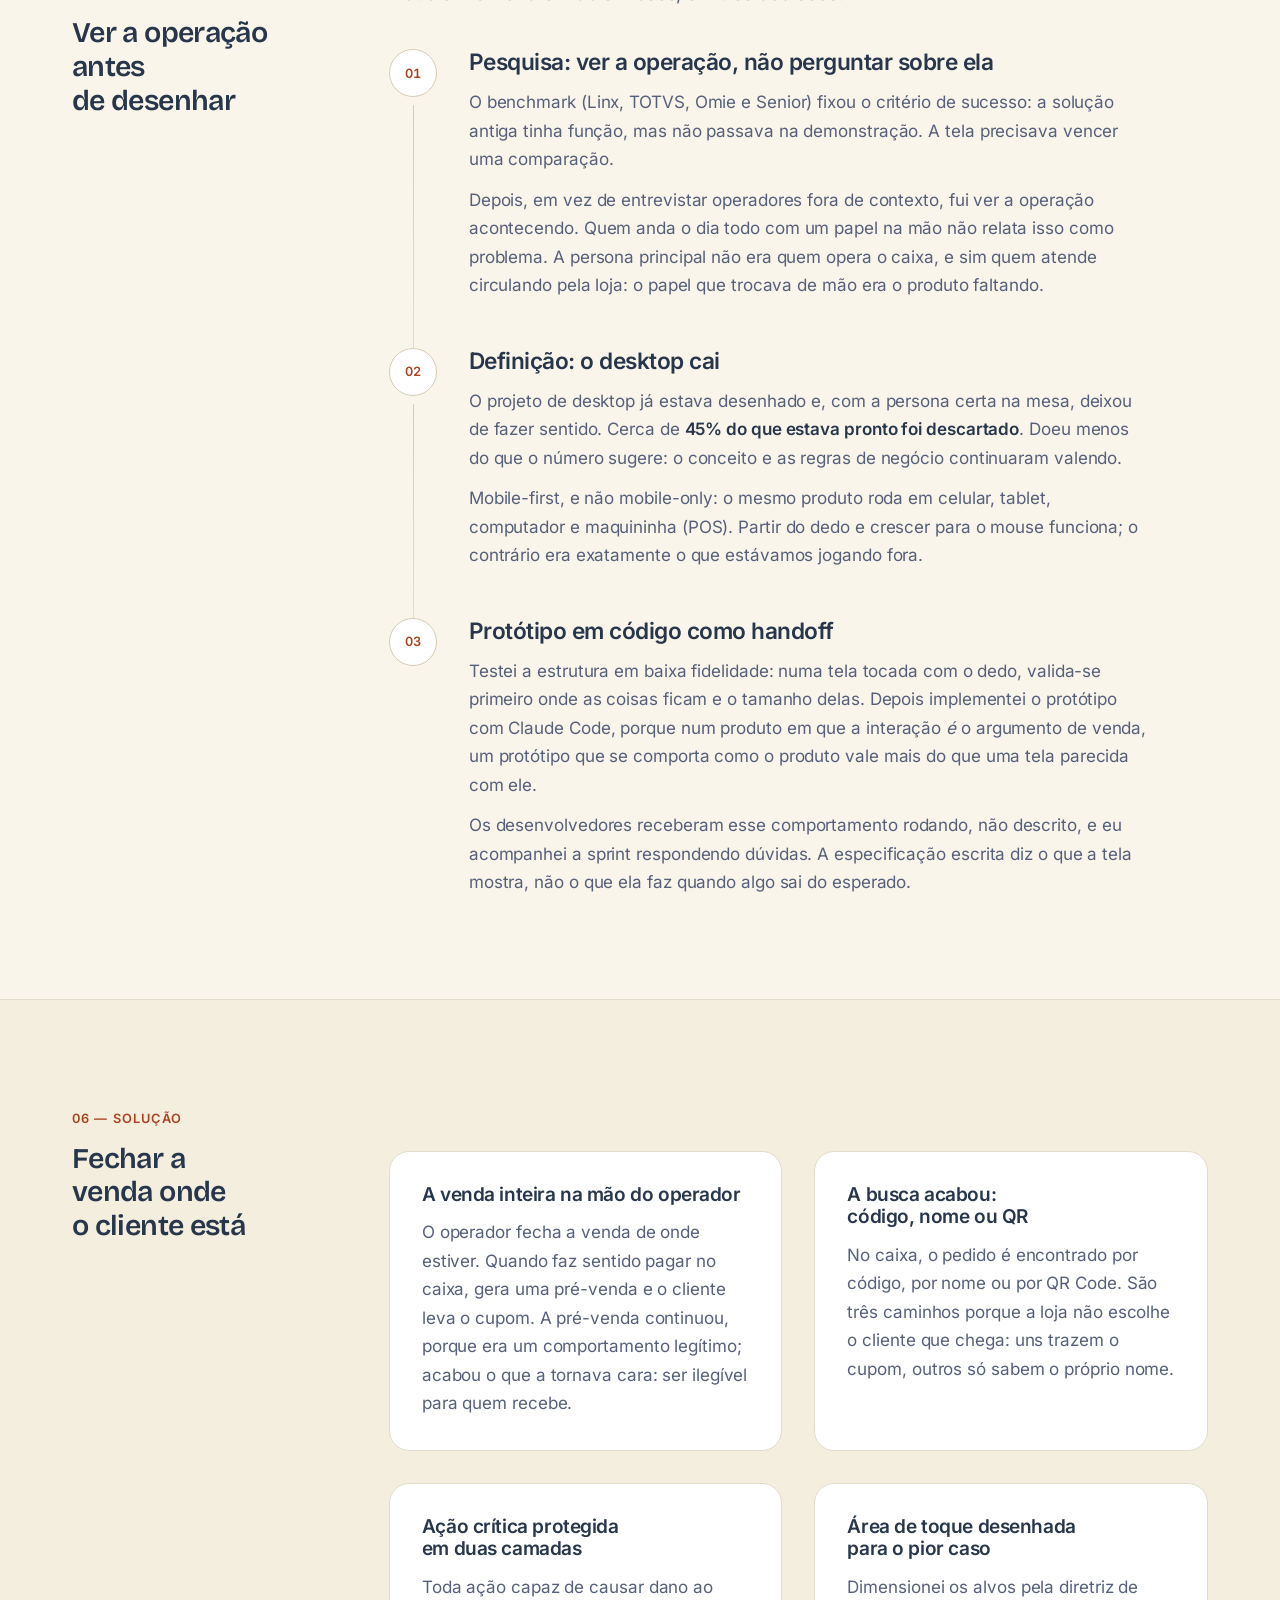
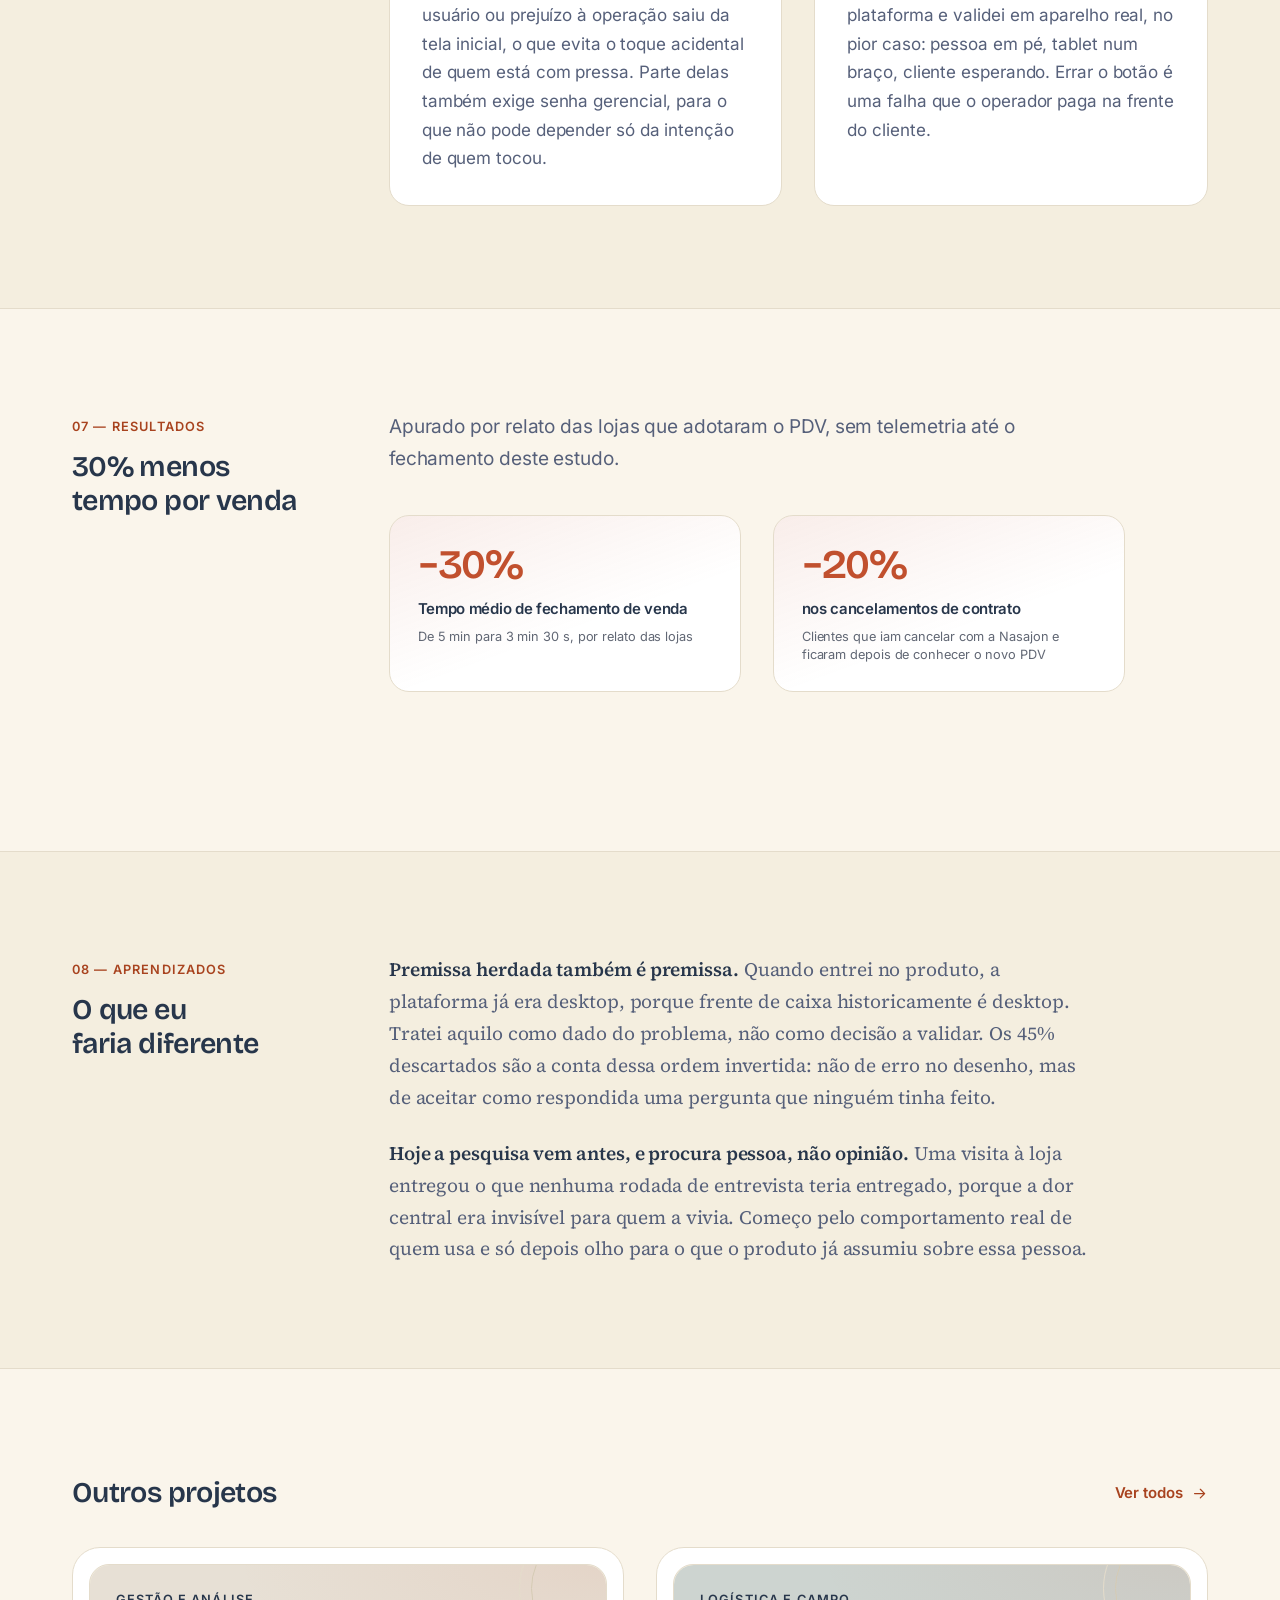
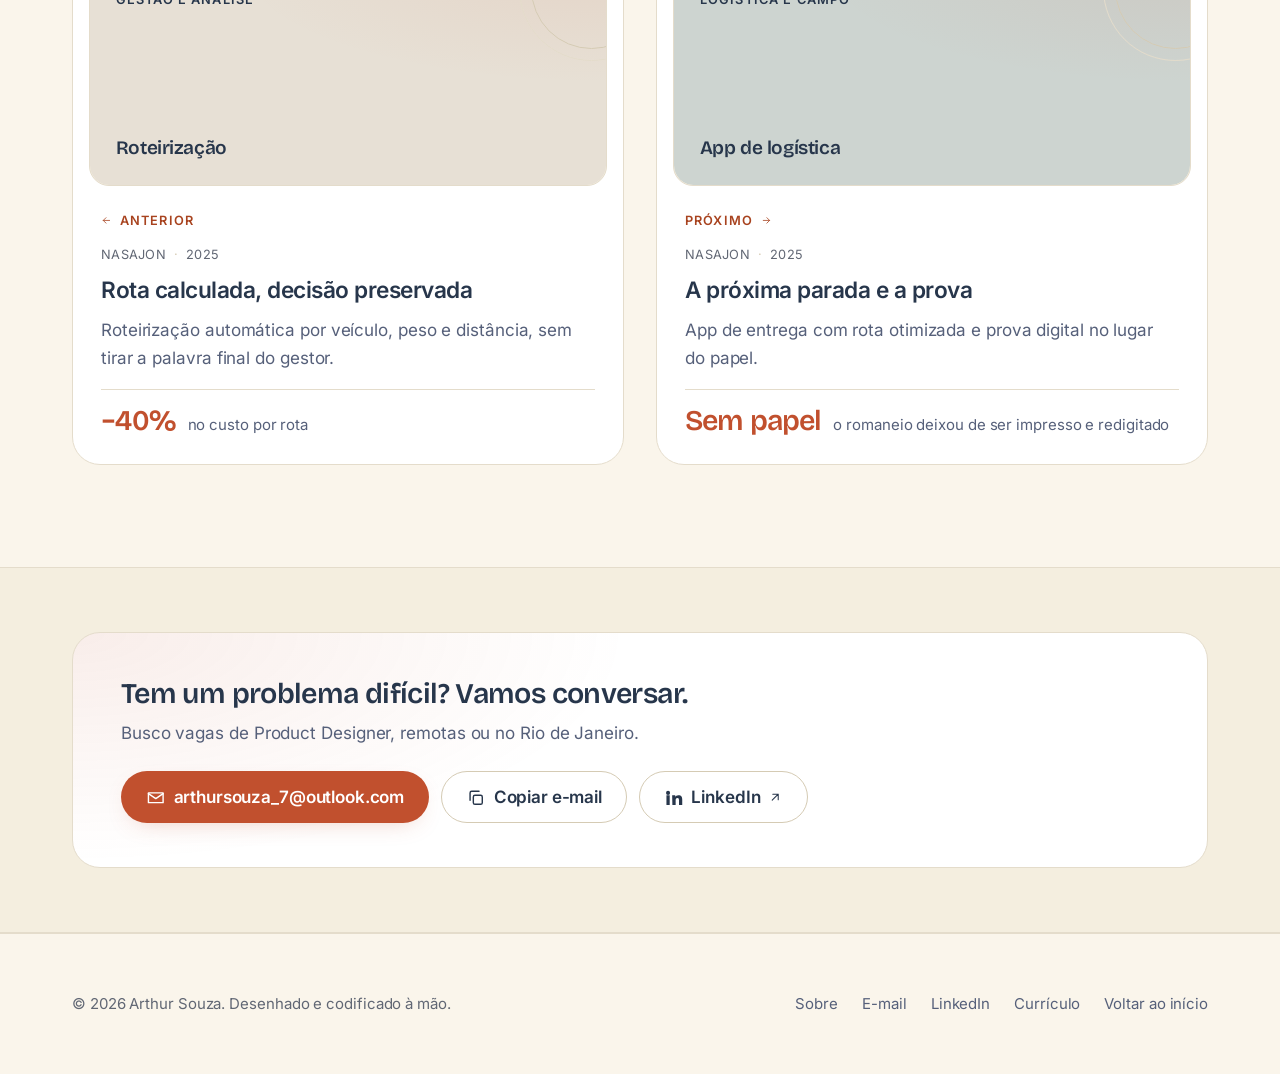
<file: projects/projeto-01.html>
﻿<!DOCTYPE html>
<!--
  ============================================================================
  ESTUDO DE CASO 01 — NASAJON · PDV MOBILE-FIRST
  ----------------------------------------------------------------------------
  Gerado a partir de projeto-template.html. A estrutura, as classes e os
  ganchos de comportamento são idênticos ao template — só o conteúdo muda.

  Para editar: o guia completo está no README (seção 7). Para trocar as
  imagens: apague a capa (<div class="cover">) e descomente o <img> logo
  abaixo dela. Figuras do corpo ainda sem imagem estão inteiras dentro de
  comentários marcados "IMAGEM PENDENTE:"; para publicar, salve o arquivo e
  tire o comentário. Nada mais precisa mudar.

  IDIOMAS — mesma regra da home (documentada no topo de ../index.html):
    • texto corrido  → elementos gêmeos <p lang="pt-BR"> / <p lang="en">
    • títulos h1–h6  → spans gêmeos DENTRO do mesmo elemento
    • atributos      → data-en-alt, data-en-aria-label, data-en-content…

  CAMINHOS — este arquivo está em /projects/, então tudo da raiz usa "../".
  ============================================================================
-->
<html lang="pt-BR" class="no-js">
<head>
  <meta charset="UTF-8">
  <meta name="viewport" content="width=device-width, initial-scale=1">

  <!-- Bootstrap crítico — idêntico ao da home. Ver comentário em ../index.html -->
  <script>
    (function () {
      var root = document.documentElement;
      root.classList.remove('no-js');
      root.classList.add('js');

      var lang = null;
      var theme = null;

      try {
        lang = localStorage.getItem('portfolio-lang');
        theme = localStorage.getItem('portfolio-theme');
      } catch (err) { /* localStorage bloqueado: segue nos padrões */ }

      if (lang === 'en') {
        root.setAttribute('data-lang', 'en');
        root.setAttribute('lang', 'en');
      }

      /* Sem escolha salva, vale a preferência do sistema. */
      if (theme !== 'claro' && theme !== 'escuro') {
        theme = window.matchMedia &&
                window.matchMedia('(prefers-color-scheme: light)').matches
          ? 'claro'
          : 'escuro';
      }
      root.setAttribute('data-theme', theme);
    })();
  </script>

  <!-- ==================== SEO ==================== -->
  <title data-en="A POS that leaves the counter — Case study · Arthur Souza">Um PDV que sai do balcão — Case · Arthur Souza</title>

  <meta name="description"
        content="Como a observação em loja derrubou 45% de um projeto de PDV já desenhado para desktop — e o redesenho mobile-first reduziu em 30% o tempo de fechamento de venda."
        data-en-content="How in-store observation knocked down 45% of a POS project already designed for desktop — and the mobile-first redesign cut time to close a sale by 30%.">

  <meta name="author" content="Arthur Souza">
  <meta name="robots" content="index, follow">
  <!-- Valor do modo escuro (o padrão); o script.js reescreve ao trocar. -->
  <meta name="theme-color" content="#20293A">

  <!-- canonical e og:url ativas. og:image e twitter:image ficam comentadas ("PUBLICAR:") até o arquivo de imagem existir: veja o topo do <head> do index.html e o README, seção 2. -->
  <link rel="canonical" href="https://rthursouza.github.io/projects/projeto-01.html">

  <meta property="og:type" content="article">
  <meta property="og:url" content="https://rthursouza.github.io/projects/projeto-01.html">
  <meta property="og:site_name" content="Arthur Souza">
  <meta property="og:locale" content="pt_BR">
  <meta property="og:locale:alternate" content="en_US">
  <meta property="og:title"
        content="Um PDV que sai do balcão — Case"
        data-en-content="A POS that leaves the counter — Case study">
  <meta property="og:description"
        content="45% do projeto descartado depois da pesquisa. Mobile-first, ação crítica protegida e −30% no tempo médio de fechamento de venda."
        data-en-content="45% of the project scrapped after research. Mobile-first, protected critical actions and −30% in average time to close a sale.">
  <!-- OG IMAGE — 1200×630px -->
  <!-- PUBLICAR: <meta property="og:image" content="https://rthursouza.github.io/assets/images/og-projeto-01.jpg"> -->
  <meta property="og:image:width" content="1200">
  <meta property="og:image:height" content="630">
  <meta property="og:image:alt"
        content="Case: um PDV que sai do balcão, por Arthur Souza"
        data-en-content="Case study: a POS that leaves the counter, by Arthur Souza">

  <meta name="twitter:card" content="summary_large_image">
  <meta name="twitter:title"
        content="Um PDV que sai do balcão — Case"
        data-en-content="A POS that leaves the counter — Case study">
  <meta name="twitter:description"
        content="45% do projeto descartado depois da pesquisa. Mobile-first, ação crítica protegida e −30% no tempo médio de fechamento de venda."
        data-en-content="45% of the project scrapped after research. Mobile-first, protected critical actions and −30% in average time to close a sale.">
  <!-- PUBLICAR: <meta name="twitter:image" content="https://rthursouza.github.io/assets/images/og-projeto-01.jpg"> -->

  <!-- ==================== FAVICON ==================== -->
  <link rel="icon" href="data:image/svg+xml,%3Csvg xmlns='http://www.w3.org/2000/svg' viewBox='0 0 32 32'%3E%3Crect width='32' height='32' rx='8' fill='%2320293A'/%3E%3Ctext x='16' y='22' font-family='system-ui,sans-serif' font-size='17' font-weight='700' fill='%23E08A63' text-anchor='middle'%3EA%3C/text%3E%3C/svg%3E">
  <!--
  <link rel="icon" href="../assets/favicon/favicon.ico" sizes="32x32">
  <link rel="icon" href="../assets/favicon/favicon.svg" type="image/svg+xml">
  <link rel="apple-touch-icon" href="../assets/favicon/apple-touch-icon.png">
  <link rel="manifest" href="../assets/favicon/site.webmanifest">
  -->

  <!-- ==================== TIPOGRAFIA ====================
       Fontes locais em assets/fonts/, declaradas em @font-face no topo do
       style.css. Nenhuma requisição a CDN. Ver a nota completa em
       ../index.html. -->
  <link rel="preload" as="font" type="font/woff2" crossorigin
        href="../assets/fonts/inter-latin-400-normal.woff2">
  <link rel="preload" as="font" type="font/woff2" crossorigin
        href="../assets/fonts/bricolage-grotesque-latin-800-normal.woff2">

  <link rel="stylesheet" href="../style.css">
  <script src="../script.js" defer></script>
</head>

<body class="page-case">

  <a class="skip-link" href="#conteudo">
    <span lang="pt-BR">Pular para o conteúdo</span><span lang="en">Skip to content</span>
  </a>

  <div class="nav-sentinel" data-nav-sentinel aria-hidden="true"></div>

  <!-- ==========================================================================
       SPRITE DE ÍCONES — idêntico ao da home (inline evita requisição e
       funciona ao abrir o arquivo localmente, onde <use href="externo"> falha).
       ========================================================================== -->
  <svg class="svg-sprite" xmlns="http://www.w3.org/2000/svg" width="0" height="0"
       aria-hidden="true" focusable="false">
    <symbol id="i-arrow-right" viewBox="0 0 24 24" fill="none" stroke="currentColor"
            stroke-width="1.75" stroke-linecap="round" stroke-linejoin="round">
      <path d="M5 12h14M13 6l6 6-6 6"/>
    </symbol>
    <symbol id="i-arrow-left" viewBox="0 0 24 24" fill="none" stroke="currentColor"
            stroke-width="1.75" stroke-linecap="round" stroke-linejoin="round">
      <path d="M19 12H5M11 6l-6 6 6 6"/>
    </symbol>
    <symbol id="i-arrow-up-right" viewBox="0 0 24 24" fill="none" stroke="currentColor"
            stroke-width="1.75" stroke-linecap="round" stroke-linejoin="round">
      <path d="M7 17 17 7M8 7h9v9"/>
    </symbol>
    <symbol id="i-menu" viewBox="0 0 24 24" fill="none" stroke="currentColor"
            stroke-width="1.75" stroke-linecap="round" stroke-linejoin="round">
      <path d="M4 7h16M4 12h16M4 17h16"/>
    </symbol>
    <symbol id="i-close" viewBox="0 0 24 24" fill="none" stroke="currentColor"
            stroke-width="1.75" stroke-linecap="round" stroke-linejoin="round">
      <path d="m6 6 12 12M18 6 6 18"/>
    </symbol>
    <symbol id="i-mail" viewBox="0 0 24 24" fill="none" stroke="currentColor"
            stroke-width="1.75" stroke-linecap="round" stroke-linejoin="round">
      <path d="M3 6h18v12H3z"/><path d="m3 7 9 6 9-6"/>
    </symbol>
    <symbol id="i-linkedin" viewBox="0 0 24 24" fill="currentColor">
      <path d="M4.98 3.5a2.5 2.5 0 1 1 0 5 2.5 2.5 0 0 1 0-5ZM3 9h4v12H3zM10 9h3.8v1.7h.05c.53-.95 1.83-1.95 3.77-1.95 4.03 0 4.78 2.5 4.78 5.75V21h-4v-5.6c0-1.34-.03-3.06-1.9-3.06-1.9 0-2.2 1.45-2.2 2.96V21h-4z"/>
    </symbol>
    <symbol id="i-file" viewBox="0 0 24 24" fill="none" stroke="currentColor"
            stroke-width="1.75" stroke-linecap="round" stroke-linejoin="round">
      <path d="M14 3v5h5"/><path d="M6 3h8l5 5v13H6z"/><path d="M9 13h6M9 17h6"/>
    </symbol>
    <symbol id="i-chevron-left" viewBox="0 0 24 24" fill="none" stroke="currentColor"
            stroke-width="1.75" stroke-linecap="round" stroke-linejoin="round">
      <path d="m15 6-6 6 6 6"/>
    </symbol>
    <symbol id="i-chevron-right" viewBox="0 0 24 24" fill="none" stroke="currentColor"
            stroke-width="1.75" stroke-linecap="round" stroke-linejoin="round">
      <path d="m9 6 6 6-6 6"/>
    </symbol>
    <symbol id="i-expand" viewBox="0 0 24 24" fill="none" stroke="currentColor"
            stroke-width="1.75" stroke-linecap="round" stroke-linejoin="round">
      <path d="M9 3H3v6M15 21h6v-6M21 9V3h-6M3 15v6h6"/>
    </symbol>
    <symbol id="i-copy" viewBox="0 0 24 24" fill="none" stroke="currentColor"
            stroke-width="1.75" stroke-linecap="round" stroke-linejoin="round">
      <rect x="9" y="9" width="11" height="11" rx="2"/><path d="M5 15V6a2 2 0 0 1 2-2h9"/>
    </symbol>

    <symbol id="i-check" viewBox="0 0 24 24" fill="none" stroke="currentColor"
            stroke-width="1.75" stroke-linecap="round" stroke-linejoin="round">
      <path d="m4 12.5 5 5 11-11"/>
    </symbol>
    <symbol id="i-globe" viewBox="0 0 24 24" fill="none" stroke="currentColor"
            stroke-width="1.75" stroke-linecap="round" stroke-linejoin="round">
      <circle cx="12" cy="12" r="9"/><path d="M3 12h18"/>
      <path d="M12 3a15 15 0 0 1 0 18a15 15 0 0 1 0-18Z"/>
    </symbol>
    <symbol id="i-sun" viewBox="0 0 24 24" fill="none" stroke="currentColor"
            stroke-width="1.75" stroke-linecap="round" stroke-linejoin="round">
      <circle cx="12" cy="12" r="4"/>
      <path d="M12 2v2M12 20v2M2 12h2M20 12h2M4.9 4.9l1.4 1.4M17.7 17.7l1.4 1.4M4.9 19.1l1.4-1.4M17.7 6.3l1.4-1.4"/>
    </symbol>
    <symbol id="i-moon" viewBox="0 0 24 24" fill="none" stroke="currentColor"
            stroke-width="1.75" stroke-linecap="round" stroke-linejoin="round">
      <path d="M20.5 14.3A8.5 8.5 0 0 1 9.7 3.5a7.5 7.5 0 1 0 10.8 10.8Z"/>
    </symbol>
  </svg>

  <!-- ==========================================================================
       HEADER — nas páginas de case, os links apontam para as âncoras da home
       ========================================================================== -->
  <header class="header" data-header>
    <div class="container header__inner">

      <a class="brand" href="../index.html" aria-label="Arthur Souza — voltar ao início"
         data-en-aria-label="Arthur Souza — back to home">
        <span class="brand__mark" aria-hidden="true">A</span>
        <span class="brand__text">
          <span class="brand__name">Arthur Souza</span>
          <span class="brand__role">
            <span lang="pt-BR">Product Designer</span><span lang="en">Product Designer</span>
          </span>
        </span>
      </a>

      <!-- Navegação principal — o mesmo <ul> serve desktop e drawer mobile -->
      <nav class="nav" id="nav-principal" data-nav-panel
           aria-label="Navegação principal" data-en-aria-label="Main navigation">
        <!-- Mesmo menu da home. O case fica dentro de "Projetos" (por isso
             aria-current="true", e não "page"); "Sobre" leva à página
             própria e Contato desce para o #contato no fim desta página. Sem
             data-scrollspy: não há seções para acompanhar. -->
        <ul class="nav__list">
          <li class="nav__item">
            <a class="nav__link" href="../projetos.html" aria-current="true">
              <span lang="pt-BR">Projetos</span><span lang="en">Work</span>
            </a>
          </li>
          <li class="nav__item">
            <a class="nav__link" href="../sobre.html">
              <span lang="pt-BR">Sobre</span><span lang="en">About</span>
            </a>
          </li>
          <li class="nav__item">
            <a class="nav__link" href="#contato">
              <span lang="pt-BR">Contato</span><span lang="en">Contact</span>
            </a>
          </li>
        </ul>

        <div class="nav__actions">
          <div class="nav__prefs">
            <!-- SELETOR DE IDIOMA -->
            <div class="lang-switch" role="group"
                 aria-label="Selecionar idioma" data-en-aria-label="Select language"
                 data-lang-switch>
              <svg class="icon lang-switch__icon" aria-hidden="true" focusable="false">
                <use href="#i-globe"></use>
              </svg>
              <button class="lang-switch__btn" type="button"
                      data-lang-value="pt-BR" aria-pressed="true" lang="pt-BR">PT</button>
              <button class="lang-switch__btn" type="button"
                      data-lang-value="en" aria-pressed="false" lang="en">EN</button>
            </div>

            <!--
              ALTERNÂNCIA DE TEMA
              O rótulo é fixo ("Modo claro") e quem carrega o estado é o
              aria-pressed — mesmo contrato do botão do menu, que mantém
              "Abrir menu" nos dois estados e deixa o aria-expanded falar.
              Reescrever o rótulo criaria um segundo dono para a informação
              e brigaria com a troca de idioma, que também escreve nele.
            -->
            <button class="theme-toggle" type="button"
                    data-theme-toggle
                    aria-pressed="false"
                    aria-label="Modo claro" data-en-aria-label="Light mode">
              <svg class="icon theme-toggle__moon" aria-hidden="true" focusable="false">
                <use href="#i-moon"></use>
              </svg>
              <svg class="icon theme-toggle__sun" aria-hidden="true" focusable="false">
                <use href="#i-sun"></use>
              </svg>
            </button>
          </div>

          <!--
            CURRÍCULO — salve o PDF em assets/ com este nome exato.
            Abre em nova aba (e não baixa): quem está avaliando dá uma olhada
            rápida sem se comprometer a guardar arquivo. rel="noopener" basta
            aqui, porque o PDF é do próprio domínio.
          -->
          <a class="btn btn--secondary btn--sm"
             href="../assets/curriculo-arthursouza-ux.pdf"
             target="_blank" rel="noopener">
            <svg class="icon" aria-hidden="true" focusable="false">
              <use href="#i-file"></use>
            </svg>
            <span lang="pt-BR">Currículo</span><span lang="en">Resume</span>
            <span class="visually-hidden">
              <span lang="pt-BR">(PDF, abre em nova aba)</span><span lang="en">(PDF, opens in a new tab)</span>
            </span>
          </a>
        </div>
      </nav>

      <!-- Botão do menu mobile -->
      <button class="nav-toggle" type="button"
              data-nav-toggle
              aria-controls="nav-principal"
              aria-expanded="false"
              aria-label="Abrir menu" data-en-aria-label="Open menu">
        <svg class="icon nav-toggle__open" aria-hidden="true" focusable="false">
          <use href="#i-menu"></use>
        </svg>
        <svg class="icon nav-toggle__close" aria-hidden="true" focusable="false">
          <use href="#i-close"></use>
        </svg>
      </button>

    </div>
  </header>

  <div class="nav-backdrop" data-nav-backdrop hidden></div>

  <main id="conteudo" class="main">

    <article class="case">

      <!-- ==================================================================== -->
      <!-- 01 · HERO                                                            -->
      <!-- ==================================================================== -->
      <header class="case-hero section" aria-labelledby="case-titulo">
        <div class="container">

          <nav class="breadcrumb" aria-label="Você está aqui"
               data-en-aria-label="Breadcrumb">
            <ol class="breadcrumb__list">
              <li class="breadcrumb__item">
                <a class="breadcrumb__link" href="../index.html">
                  <span lang="pt-BR">Início</span><span lang="en">Home</span>
                </a>
              </li>
              <li class="breadcrumb__item">
                <a class="breadcrumb__link" href="../projetos.html">
                  <span lang="pt-BR">Projetos</span><span lang="en">Work</span>
                </a>
              </li>
              <li class="breadcrumb__item" aria-current="page">
                <span lang="pt-BR">PDV mobile-first</span><span lang="en">Mobile-first POS</span>
              </li>
            </ol>
          </nav>

          <!-- Empresa e ano vivem no eyebrow; a ficha abaixo da imagem fica
               só com Papel · Time · Duração · Ferramentas. -->
          <p class="eyebrow" data-reveal>
            <span lang="pt-BR">Case · Nasajon · 2026</span><span lang="en">Case study · Nasajon · 2026</span>
          </p>

          <h1 class="case-hero__title" id="case-titulo" data-reveal>
            <span lang="pt-BR">Um PDV que sai do balcão: 45% do projeto descartado, 30% menos tempo por venda</span><span lang="en">A POS that leaves the counter: 45% of the project scrapped, 30% less time per sale</span>
          </h1>

          <!-- SUBTÍTULO — uma linha. O parágrafo de abertura que vivia aqui
               passou para o cartão "Problema" do bloco Em 30 segundos. -->
          <p class="case-hero__lead" data-reveal lang="pt-BR">
            Redesenho mobile-first do ponto de venda para quem atende longe do
            caixa.
          </p>
          <p class="case-hero__lead" data-reveal lang="en">
            Mobile-first redesign of the point of sale for staff who serve away
            from the register.
          </p>

        </div>

        <!-- HERO IMAGE -->
        <!-- IMAGEM PENDENTE: hero do case (projeto-01-hero.jpg, 2100×900). Para publicar: salve a imagem, tire este comentário, apague a capa e descomente o <img>.
             O <img> já vem pronto dentro deste comentário (comentário HTML não
             pode ficar dentro de outro). É a imagem LCP desta página: eager +
             fetchpriority="high"; nunca troque por lazy.
        <div class="container container--wide case-hero__media" data-reveal>
          <figure class="media media--21x9 media--framed">
            <div class="cover cover--tone-1" role="img"
                 aria-label="Capa do case PDV mobile-first"
                 data-en-aria-label="Case study cover, mobile-first POS">
              <span class="cover__eyebrow"><span lang="pt-BR">ERP e varejo</span><span lang="en">ERP &amp; Retail</span></span>
              <span class="cover__title"><span lang="pt-BR">PDV mobile-first</span><span lang="en">Mobile-first POS</span></span>
            </div>
            <img src="../assets/images/projeto-01-hero.jpg"
                 alt="Telas finais do PDV em tablet, celular e terminal, com a venda sendo fechada fora do balcão"
                 data-en-alt="Final POS screens on tablet, phone and terminal, with a sale being closed away from the counter"
                 width="2100" height="900"
                 loading="eager" fetchpriority="high" decoding="async">
          </figure>
        </div>
        -->

        <div class="container">
          <!-- FICHA DO PROJETO — faixa horizontal logo abaixo da imagem hero
               (ou do subtítulo, enquanto a imagem estiver pendente) -->
          <dl class="case-facts" data-reveal>
            <div class="case-facts__row">
              <dt class="case-facts__label">
                <span lang="pt-BR">Meu papel</span><span lang="en">My role</span>
              </dt>
              <dd class="case-facts__value">
                <span lang="pt-BR">UX Designer</span><span lang="en">UX Designer</span>
              </dd>
            </div>
            <div class="case-facts__row">
              <dt class="case-facts__label">
                <span lang="pt-BR">Time</span><span lang="en">Team</span>
              </dt>
              <dd class="case-facts__value">
                <span lang="pt-BR">1 PM · 2 desenvolvedores · 1 especialista de suporte</span><span lang="en">1 PM · 2 developers · 1 support specialist</span>
              </dd>
            </div>
            <div class="case-facts__row">
              <dt class="case-facts__label">
                <span lang="pt-BR">Duração</span><span lang="en">Duration</span>
              </dt>
              <dd class="case-facts__value">
                <span lang="pt-BR">2 meses</span><span lang="en">2 months</span>
              </dd>
            </div>
            <div class="case-facts__row">
              <dt class="case-facts__label">
                <span lang="pt-BR">Ferramentas</span><span lang="en">Tools</span>
              </dt>
              <dd class="case-facts__value">
                <ul class="chips chips--sm">
                  <li class="chip chip--sm">Figma</li>
                  <li class="chip chip--sm">Miro</li>
                  <li class="chip chip--sm">NotebookLM</li>
                  <li class="chip chip--sm">Google Slides</li>
                  <li class="chip chip--sm">Claude Code</li>
                </ul>
              </dd>
            </div>
          </dl>
        </div>
      </header>

      <!-- ==================================================================== -->
      <!-- EM 30 SEGUNDOS + ÍNDICE                                              -->
      <!-- Texto tirado do próprio case — nada escrito do zero. Problema: o     -->
      <!-- antigo parágrafo de abertura. O que eu fiz: seções 04 e 05.          -->
      <!-- Resultado: a métrica principal da seção 07.                          -->
      <!-- ==================================================================== -->
      <section class="section case-tldr" aria-labelledby="resumo-titulo">
        <div class="container">

          <h2 class="case-tldr__title" id="resumo-titulo" data-reveal>
            <span lang="pt-BR">Em 30 segundos</span><span lang="en">At a glance</span>
          </h2>

          <div class="tldr" data-reveal>

            <div class="tldr__card">
              <h3 class="tldr__label">
                <span lang="pt-BR">Problema</span><span lang="en">Problem</span>
              </h3>
              <p class="tldr__text" lang="pt-BR">
                O operador atendia o cliente no meio da loja, anotava o pedido
                num papel e mandava para o caixa — onde alguém procurava aquele
                pedido, venda a venda, com a fila crescendo. O projeto já estava
                desenhado para desktop quando a pesquisa mostrou a quem ele
                precisava servir.
              </p>
              <p class="tldr__text" lang="en">
                The operator served the customer in the middle of the store,
                wrote the order on a slip of paper and sent it to the register —
                where someone hunted for it, sale by sale, while the queue grew.
                The project was already designed for desktop when research
                revealed who it actually had to serve.
              </p>
            </div>

            <div class="tldr__card">
              <h3 class="tldr__label">
                <span lang="pt-BR">O que eu fiz</span><span lang="en">What I did</span>
              </h3>
              <p class="tldr__text" lang="pt-BR">
                Levei a pesquisa para dentro da loja. O que observei levou o
                time a descartar 45% do projeto desktop; redesenhei o PDV
                mobile-first e fiz o handoff com um protótipo em código.
              </p>
              <p class="tldr__text" lang="en">
                I took research onto the shop floor. What I observed led the
                team to scrap 45% of the desktop design; I redesigned the POS
                mobile-first and handed off a working code prototype.
              </p>
            </div>

            <div class="tldr__card tldr__card--result">
              <h3 class="tldr__label">
                <span lang="pt-BR">Resultado</span><span lang="en">Result</span>
              </h3>
              <p class="tldr__value">−30%</p>
              <p class="tldr__text">
                <span lang="pt-BR">Tempo médio de fechamento de venda</span><span lang="en">Average time to close a sale</span>
              </p>
              <p class="tldr__note">
                <span lang="pt-BR">De 5 min para 3 min 30 s, por relato das lojas</span><span lang="en">From 5 min to 3 min 30 s, as reported by the stores</span>
              </p>
            </div>

          </div>

          <!-- ÍNDICE — o rótulo visível é aria-hidden porque o nome do <nav>
               já diz a mesma coisa ao leitor de tela. -->
          <nav class="case-toc" aria-label="Neste case"
               data-en-aria-label="In this case study" data-reveal>
            <p class="case-toc__label" aria-hidden="true">
              <span lang="pt-BR">Neste case:</span><span lang="en">In this case study:</span>
            </p>
            <ul class="case-toc__list">
              <li><a class="case-toc__link" href="#contexto"><span lang="pt-BR">Contexto</span><span lang="en">Context</span></a></li>
              <li><a class="case-toc__link" href="#desafio"><span lang="pt-BR">Problema</span><span lang="en">Problem</span></a></li>
              <li><a class="case-toc__link" href="#processo"><span lang="pt-BR">Processo</span><span lang="en">Process</span></a></li>
              <li><a class="case-toc__link" href="#solucao"><span lang="pt-BR">Solução</span><span lang="en">Solution</span></a></li>
              <li><a class="case-toc__link" href="#resultados"><span lang="pt-BR">Resultados</span><span lang="en">Results</span></a></li>
              <li><a class="case-toc__link" href="#aprendizados"><span lang="pt-BR">Aprendizados</span><span lang="en">Learnings</span></a></li>
            </ul>
          </nav>

        </div>
      </section>

      <!-- ==================================================================== -->
      <!-- 02 · CONTEXTO                                                        -->
      <!-- ==================================================================== -->
      <section class="section" id="contexto" aria-labelledby="contexto-titulo">
        <div class="container case-section">

          <header class="section-head case-section__head" data-reveal>
            <p class="eyebrow">
              <span lang="pt-BR">01 — Contexto</span><span lang="en">01 — Context</span>
            </p>
            <h2 class="section-head__title" id="contexto-titulo">
              <span lang="pt-BR">Um PDV novo para mais de 40 lojas</span><span lang="en">A new POS for 40+ stores</span>
            </h2>
          </header>

          <div class="case-section__body">
            <div class="prose" data-reveal>
              <p lang="pt-BR">
                A Nasajon é uma empresa de ERP, e o PDV é a frente de caixa
                das lojas físicas dos clientes dela. A solução anterior era
                velha demais para remendar: a decisão foi refazer do zero.
              </p>
              <p lang="en">
                Nasajon is an ERP company, and the POS is the point-of-sale
                front end for its clients' physical stores. The legacy
                solution was too old to patch: the decision was to rebuild
                from scratch.
              </p>
              <p lang="pt-BR">
                Na primeira leva são mais de 40 lojas, com no mínimo três
                operadores cada. Não havia incêndio para apagar: havia um
                padrão a estabelecer.
              </p>
              <p lang="en">
                The first wave covers more than 40 stores, with at least three
                operators each. There was no fire to put out: there was a
                standard to set.
              </p>
            </div>

            <!-- PESQUISA -->
            <!-- IMAGEM PENDENTE: Fluxo antigo: a pré-venda no papel (1600×900).
                 Para publicar: salve o arquivo e tire este comentário.
            <figure class="media media--16x9" data-reveal>
              <img src="../assets/images/projeto-01-contexto.png"
                   alt="Diagrama do fluxo antigo: atendimento anotado no papel e busca manual do pedido no caixa"
                   data-en-alt="Diagram of the legacy flow: order written on paper and searched by hand at the register"
                   width="1600" height="900" loading="lazy" decoding="async">
              <figcaption class="media__caption">
                <span lang="pt-BR">O fluxo original: pedido anotado à mão, entregue no caixa e procurado manualmente entre todas as vendas abertas.</span><span lang="en">The original flow: order written by hand, carried to the register and searched for manually among every open sale.</span>
              </figcaption>
            </figure>
            -->

          </div>
        </div>
      </section>

      <!-- ==================================================================== -->
      <!-- 03 · DESAFIO / PROBLEMA                                              -->
      <!-- ==================================================================== -->
      <section class="section section--alt" id="desafio" aria-labelledby="desafio-titulo">
        <div class="container case-section">

          <header class="section-head case-section__head" data-reveal>
            <p class="eyebrow">
              <span lang="pt-BR">02 — Problema</span><span lang="en">02 — Problem</span>
            </p>
            <h2 class="section-head__title" id="desafio-titulo">
              <span lang="pt-BR">Pedido no papel, fila no caixa</span><span lang="en">Orders on paper, a queue at the register</span>
            </h2>
          </header>

          <div class="case-section__body">
            <div class="two-col" data-reveal>

              <div class="two-col__col">
                <h3 class="two-col__title">
                  <span lang="pt-BR">Problema de negócio</span><span lang="en">Business problem</span>
                </h3>
                <div class="prose prose--sm">
                  <p lang="pt-BR">
                    A Nasajon vendia ERP para lojistas que compravam a frente
                    de caixa de outro fornecedor; pelo menos cinco clientes já
                    estavam nessa situação. Contra a solução antiga, o
                    argumento raramente era função: era aparência e facilidade
                    de uso.
                  </p>
                  <p lang="en">
                    Nasajon sold ERP to retailers who bought their checkout
                    software from someone else; at least five clients were
                    already in that position. Against the legacy solution, the
                    argument was rarely function: it was looks and ease of
                    use.
                  </p>
                </div>
              </div>

              <div class="two-col__col">
                <h3 class="two-col__title">
                  <span lang="pt-BR">Dor do usuário</span><span lang="en">User pain</span>
                </h3>
                <div class="prose prose--sm">
                  <p lang="pt-BR">
                    Fora do balcão, o atendimento acontecia no papel. Às vezes
                    o próprio cliente levava o pedido ao caixa, onde alguém
                    precisava encontrá-lo à mão entre todos os outros, e parte
                    da fila ia embora.
                  </p>
                  <p lang="en">
                    Away from the counter, service happened on paper.
                    Sometimes the customer carried the order to the register,
                    where someone had to find it by hand among all the others,
                    and part of the queue walked out.
                  </p>
                </div>
              </div>

            </div>

            <!-- INSIGHTS -->
            <blockquote class="quote quote--lg" data-reveal>
              <p class="quote__text" lang="pt-BR">
                “Nós perdíamos muito tempo buscando manualmente venda a venda,
                pedido a pedido, para encontrar o do cliente — o que ocasionava
                filas grandes e desistências.”
              </p>
              <p class="quote__text" lang="en">
                “We lost a lot of time searching manually, sale by sale, order by
                order, to find the customer's — which caused long queues and people
                giving up.”
              </p>
              <footer class="quote__author">
                <span lang="pt-BR">— Operador de PDV, durante a observação em campo</span><span lang="en">— POS operator, during field observation</span>
              </footer>
            </blockquote>

          </div>
        </div>
      </section>

      <!-- ==================================================================== -->
      <!-- 04 · OBJETIVOS                                                       -->
      <!-- ==================================================================== -->
      <section class="section" id="objetivos" aria-labelledby="objetivos-titulo">
        <div class="container case-section">

          <header class="section-head case-section__head" data-reveal>
            <p class="eyebrow">
              <span lang="pt-BR">03 — Objetivos</span><span lang="en">03 — Goals</span>
            </p>
            <h2 class="section-head__title" id="objetivos-titulo">
              <span lang="pt-BR">Vencer a concorrência na demonstração</span><span lang="en">Win the demo against competitors</span>
            </h2>
          </header>

          <div class="case-section__body">
            <ul class="checklist" data-reveal>
              <li class="checklist__item">
                <svg class="icon checklist__icon" aria-hidden="true" focusable="false">
                  <use href="#i-check"></use>
                </svg>
                <span lang="pt-BR">Capturar a fatia de frente de caixa que clientes da Nasajon compravam de concorrentes.</span><span lang="en">Capture the point-of-sale slice that Nasajon's clients were buying from competitors.</span>
              </li>
              <li class="checklist__item">
                <svg class="icon checklist__icon" aria-hidden="true" focusable="false">
                  <use href="#i-check"></use>
                </svg>
                <span lang="pt-BR">Atender e fechar a venda circulando pela loja, com tablet ou celular (mobile-first).</span><span lang="en">Serve customers and close the sale anywhere in the store, on tablet or phone (mobile-first).</span>
              </li>
              <li class="checklist__item">
                <svg class="icon checklist__icon" aria-hidden="true" focusable="false">
                  <use href="#i-check"></use>
                </svg>
                <span lang="pt-BR">Funcionar sem treinamento longo.</span><span lang="en">Work without lengthy training.</span>
              </li>
              <li class="checklist__item">
                <svg class="icon checklist__icon" aria-hidden="true" focusable="false">
                  <use href="#i-check"></use>
                </svg>
                <span lang="pt-BR">Ganhar da concorrente na demonstração, que era onde o negócio travava.</span><span lang="en">Beat the competitor in the demo, which was where deals stalled.</span>
              </li>
            </ul>

          </div>
        </div>
      </section>

      <!-- ==================================================================== -->
      <!-- 05 · MEU PAPEL                                                       -->
      <!-- O "único designer, do discovery à UI" já está no Em 30 segundos;     -->
      <!-- aqui ficam só as ressalvas (os chips de responsabilidade saíram     -->
      <!-- pelo mesmo motivo).                                                 -->
      <!-- ==================================================================== -->
      <section class="section section--alt" id="papel" aria-labelledby="papel-titulo">
        <div class="container case-section">

          <header class="section-head case-section__head" data-reveal>
            <p class="eyebrow">
              <span lang="pt-BR">04 — Meu papel</span><span lang="en">04 — My role</span>
            </p>
            <h2 class="section-head__title" id="papel-titulo">
              <span lang="pt-BR">O que foi meu</span><span lang="en">What was mine</span>
            </h2>
          </header>

          <div class="case-section__body">
            <p class="section-head__lead" data-reveal lang="pt-BR">
              Duas ressalvas. A decisão de abandonar o desktop não foi minha
              sozinha: saiu por consenso, a partir da pesquisa. E boa parte do
              que entendi sobre a operação de loja veio da pessoa do suporte
              no time, que conhecia o dia a dia como nenhuma entrevista minha
              teria alcançado.
            </p>
            <p class="section-head__lead" data-reveal lang="en">
              Two caveats. Dropping desktop wasn't my call alone: it came out
              of consensus, from the research. And much of what I understood
              about store operations came from the support specialist on the
              team, who knew the day-to-day in a way no interview of mine
              would have reached.
            </p>

          </div>
        </div>
      </section>

      <!-- ==================================================================== -->
      <!-- 06 · PROCESSO — 3 etapas, uma decisão em cada.                       -->
      <!-- Benchmark, observação e insights viraram "Pesquisa"; wireframes,     -->
      <!-- protótipo e handoff viraram "Protótipo em código". Alvos de toque e  -->
      <!-- ações críticas vivem só na Solução.                                  -->
      <!-- ==================================================================== -->
      <section class="section" id="processo" aria-labelledby="processo-titulo">
        <div class="container case-section">

          <header class="section-head case-section__head" data-reveal>
            <p class="eyebrow">
              <span lang="pt-BR">05 — Processo</span><span lang="en">05 — Process</span>
            </p>
            <h2 class="section-head__title" id="processo-titulo">
              <span lang="pt-BR">Ver a operação antes de desenhar</span><span lang="en">See the operation before designing</span>
            </h2>
          </header>

          <div class="case-section__body">
            <p class="section-head__lead" data-reveal lang="pt-BR">
              Double Diamond em dois meses, em três decisões.
            </p>
            <p class="section-head__lead" data-reveal lang="en">
              Double Diamond in two months, in three decisions.
            </p>
            <ol class="timeline">

              <!-- PESQUISA -->
              <li class="timeline__step" data-reveal>
                <div class="timeline__marker" aria-hidden="true"><span>01</span></div>
                <div class="timeline__body">
                  <h3 class="timeline__title">
                    <span lang="pt-BR">Pesquisa: ver a operação, não perguntar sobre ela</span><span lang="en">Research: watch the operation, don't ask about it</span>
                  </h3>
                  <p class="timeline__text" lang="pt-BR">
                    O benchmark (Linx, TOTVS, Omie e Senior) fixou o critério
                    de sucesso: a solução antiga tinha função, mas não passava
                    na demonstração. A tela precisava vencer uma comparação.
                  </p>
                  <p class="timeline__text" lang="pt-BR">
                    Depois, em vez de entrevistar operadores fora de contexto,
                    fui ver a operação acontecendo. Quem anda o dia todo com
                    um papel na mão não relata isso como problema. A persona
                    principal não era quem opera o caixa, e sim quem atende
                    circulando pela loja: o papel que trocava de mão era o
                    produto faltando.
                  </p>
                  <p class="timeline__text" lang="en">
                    The benchmark (Linx, TOTVS, Omie and Senior) set the
                    success criterion: the legacy product had features, but it
                    didn't survive a demo. The screen had to win a comparison.
                  </p>
                  <p class="timeline__text" lang="en">
                    Then, instead of interviewing operators out of context, I
                    went to watch the operation happen. Someone who walks
                    around all day with a slip of paper doesn't report it as a
                    problem. The primary persona wasn't whoever operates the
                    register but whoever serves customers while moving around
                    the store: the slip changing hands was the missing
                    product.
                  </p>
                  <!-- PESQUISA -->
                  <!-- IMAGEM PENDENTE: Benchmark dos concorrentes (1200×675).
                       Para publicar: salve o arquivo e tire este comentário.
                  <figure class="media media--16x9 media--sm">
                    <img src="../assets/images/projeto-01-benchmark.png"
                         alt="Comparação das frentes de caixa de Linx, TOTVS, Omie e Senior"
                         data-en-alt="Comparison of the Linx, TOTVS, Omie and Senior checkout products"
                         width="1200" height="675" loading="lazy" decoding="async">
                  </figure>
                  -->
                  <!-- IMAGEM PENDENTE: Registro da observação em loja (1200×675).
                       Para publicar: salve o arquivo e tire este comentário.
                  <figure class="media media--16x9 media--sm">
                    <img src="../assets/images/projeto-01-pesquisa.png"
                         alt="Registro da observação da operação de loja, com anotações do fluxo de atendimento"
                         data-en-alt="Record of the in-store observation, with notes on the service flow"
                         width="1200" height="675" loading="lazy" decoding="async">
                  </figure>
                  -->
                  <!-- IMAGEM PENDENTE: Síntese da pesquisa (1200×675).
                       Para publicar: salve o arquivo e tire este comentário.
                  <figure class="media media--16x9 media--sm">
                    <img src="../assets/images/projeto-01-insights.png"
                         alt="Síntese da pesquisa apontando o operador de loja como persona principal"
                         data-en-alt="Research synthesis identifying the store operator as the primary persona"
                         width="1200" height="675" loading="lazy" decoding="async">
                  </figure>
                  -->
                </div>
              </li>

              <!-- DEFINIÇÃO -->
              <li class="timeline__step" data-reveal>
                <div class="timeline__marker" aria-hidden="true"><span>02</span></div>
                <div class="timeline__body">
                  <h3 class="timeline__title">
                    <span lang="pt-BR">Definição: o desktop cai</span><span lang="en">Definition: desktop is dropped</span>
                  </h3>
                  <p class="timeline__text" lang="pt-BR">
                    O projeto de desktop já estava desenhado e, com a persona
                    certa na mesa, deixou de fazer sentido. Cerca de
                    <strong>45% do que estava pronto foi descartado</strong>.
                    Doeu menos do que o número sugere: o conceito e as regras
                    de negócio continuaram valendo.
                  </p>
                  <p class="timeline__text" lang="pt-BR">
                    Mobile-first, e não mobile-only: o mesmo produto roda em
                    celular, tablet, computador e maquininha (POS). Partir do dedo e
                    crescer para o mouse funciona; o contrário era exatamente o que
                    estávamos jogando fora.
                  </p>
                  <p class="timeline__text" lang="en">
                    The desktop design was already done and, with the right
                    persona on the table, it stopped making sense. Roughly
                    <strong>45% of the finished work was scrapped</strong>. It
                    hurt less than the number suggests: the concept and the
                    business rules still held.
                  </p>
                  <p class="timeline__text" lang="en">
                    Mobile-first, not mobile-only: the same product runs on phone,
                    tablet, desktop and POS terminal. Starting from the thumb and
                    scaling up to the mouse works; the reverse was exactly what we
                    were throwing away.
                  </p>
                  <!-- USER FLOW -->
                  <!-- IMAGEM PENDENTE: Antes e depois da mudança de plataforma (1200×675).
                       Para publicar: salve o arquivo e tire este comentário.
                  <figure class="media media--16x9 media--sm">
                    <img src="../assets/images/projeto-01-definicao.png"
                         alt="Comparação entre o fluxo desenhado para desktop e o novo fluxo mobile-first"
                         data-en-alt="Comparison between the desktop flow and the new mobile-first flow"
                         width="1200" height="675" loading="lazy" decoding="async">
                  </figure>
                  -->
                </div>
              </li>

              <!-- PROTÓTIPO E HANDOFF -->
              <li class="timeline__step" data-reveal>
                <div class="timeline__marker" aria-hidden="true"><span>03</span></div>
                <div class="timeline__body">
                  <h3 class="timeline__title">
                    <span lang="pt-BR">Protótipo em código como handoff</span><span lang="en">A code prototype as the handoff</span>
                  </h3>
                  <p class="timeline__text" lang="pt-BR">
                    Testei a estrutura em baixa fidelidade: numa tela tocada
                    com o dedo, valida-se primeiro onde as coisas ficam e o
                    tamanho delas. Depois implementei o protótipo com
                    Claude Code, porque num produto em que a interação
                    <em>é</em> o argumento de venda, um protótipo que se
                    comporta como o produto vale mais do que uma tela parecida
                    com ele.
                  </p>
                  <p class="timeline__text" lang="pt-BR">
                    Os desenvolvedores receberam esse comportamento rodando,
                    não descrito, e eu acompanhei a sprint respondendo
                    dúvidas. A especificação escrita diz o que a tela mostra,
                    não o que ela faz quando algo sai do esperado.
                  </p>
                  <p class="timeline__text" lang="en">
                    I tested the structure in low fidelity: on a screen
                    touched with a thumb, you validate first where things sit
                    and how large they are. Then I implemented the prototype
                    with Claude Code, because in a product where interaction
                    <em>is</em> the sales argument, a prototype that behaves
                    like the product is worth more than a screen that looks
                    like it.
                  </p>
                  <p class="timeline__text" lang="en">
                    The developers got that behavior running, not described,
                    and I stayed through the sprint answering questions.
                    Written specs say what the screen shows, not what it does
                    when something goes wrong.
                  </p>
                  <!-- BAIXA FIDELIDADE -->
                  <!-- IMAGEM PENDENTE: Wireframes de baixa fidelidade (1200×675).
                       Para publicar: salve o arquivo e tire este comentário.
                  <figure class="media media--16x9 media--sm">
                    <img src="../assets/images/projeto-01-wireframes.png"
                         alt="Wireframes de baixa fidelidade das telas de atendimento e fechamento de venda"
                         data-en-alt="Low-fidelity wireframes of the service and checkout screens"
                         width="1200" height="675" loading="lazy" decoding="async">
                  </figure>
                  -->
                  <!-- ALTA FIDELIDADE -->
                  <!-- IMAGEM PENDENTE: Protótipo implementado em código (1200×675).
                       Para publicar: salve o arquivo e tire este comentário.
                  <figure class="media media--16x9 media--sm">
                    <img src="../assets/images/projeto-01-prototipo.png"
                         alt="Protótipo funcional em código, com animações e interações do fluxo de venda"
                         data-en-alt="Working code prototype, with the animations and interactions of the sales flow"
                         width="1200" height="675" loading="lazy" decoding="async">
                  </figure>
                  -->
                  <!-- IMPLEMENTAÇÃO -->
                  <!-- IMAGEM PENDENTE: Handoff e revisão de sprint (1200×675).
                       Para publicar: salve o arquivo e tire este comentário.
                  <figure class="media media--16x9 media--sm">
                    <img src="../assets/images/projeto-01-handoff.png"
                         alt="Protótipo em código usado como handoff, ao lado da tela implementada"
                         data-en-alt="Code prototype used as handoff, alongside the implemented screen"
                         width="1200" height="675" loading="lazy" decoding="async">
                  </figure>
                  -->
                </div>
              </li>

            </ol>
          </div>
        </div>
      </section>

      <!-- ==================================================================== -->
      <!-- 07 · SOLUÇÃO                                                         -->
      <!-- ==================================================================== -->
      <section class="section section--alt" id="solucao" aria-labelledby="solucao-titulo">
        <div class="container case-section">

          <header class="section-head case-section__head" data-reveal>
            <p class="eyebrow">
              <span lang="pt-BR">06 — Solução</span><span lang="en">06 — Solution</span>
            </p>
            <h2 class="section-head__title" id="solucao-titulo">
              <span lang="pt-BR">Fechar a venda onde o cliente está</span><span lang="en">Close the sale where the customer is</span>
            </h2>
          </header>

          <div class="case-section__body">
            <!-- MOCKUP -->
            <!-- IMAGEM PENDENTE: Solução final (1600×900).
                 Para publicar: salve o arquivo e tire este comentário.
            <figure class="media media--16x9 media--framed" data-reveal>
              <img src="../assets/images/projeto-01-solucao.png"
                   alt="Novo PDV mobile-first: venda sendo fechada no tablet e pedido recuperado no caixa por código"
                   data-en-alt="New mobile-first POS: a sale being closed on a tablet and the order retrieved at the register by code"
                   width="1600" height="900" loading="lazy" decoding="async">
            </figure>
            -->
            <!-- IMAGEM PENDENTE: Alvos de toque e ações protegidas (1200×675).
                 Para publicar: salve o arquivo e tire este comentário.
            <figure class="media media--16x9 media--sm">
              <img src="../assets/images/projeto-01-ui.png"
                   alt="Telas finais com os alvos de toque dimensionados e as ações críticas protegidas"
                   data-en-alt="Final screens with sized touch targets and protected critical actions"
                   width="1200" height="675" loading="lazy" decoding="async">
            </figure>
            -->

            <div class="decisions" data-reveal>

              <article class="decision">
                <h3 class="decision__title">
                  <span lang="pt-BR">A venda inteira na mão do operador</span><span lang="en">The whole sale in the operator's hands</span>
                </h3>
                <p class="decision__text" lang="pt-BR">
                  O operador fecha a venda de onde estiver. Quando faz sentido
                  pagar no caixa, gera uma pré-venda e o cliente leva o cupom.
                  A pré-venda continuou, porque era um comportamento legítimo;
                  acabou o que a tornava cara: ser ilegível para quem recebe.
                </p>
                <p class="decision__text" lang="en">
                  The operator closes the sale from wherever they are. When
                  paying at the register makes sense, they generate a pre-sale
                  and the customer carries the slip. The pre-sale stayed,
                  because it was a legitimate behavior; what ended was what
                  made it expensive: being illegible to whoever received it.
                </p>
              </article>

              <article class="decision">
                <h3 class="decision__title">
                  <span lang="pt-BR">A busca acabou: código, nome ou QR</span><span lang="en">The search is over: code, name or QR</span>
                </h3>
                <p class="decision__text" lang="pt-BR">
                  No caixa, o pedido é encontrado por código, por nome ou por QR
                  Code. São três caminhos porque a loja não escolhe o cliente que
                  chega: uns trazem o cupom, outros só sabem o próprio nome.
                </p>
                <p class="decision__text" lang="en">
                  At the register, the order is found by code, by name or by QR
                  code. Three paths, because a shop doesn't get to choose which
                  customer walks in: some bring the slip, others only know their
                  own name.
                </p>
              </article>

              <article class="decision">
                <h3 class="decision__title">
                  <span lang="pt-BR">Ação crítica protegida em duas camadas</span><span lang="en">Critical actions protected in two layers</span>
                </h3>
                <p class="decision__text" lang="pt-BR">
                  Toda ação capaz de causar dano ao usuário ou prejuízo à
                  operação saiu da tela inicial, o que evita o toque acidental
                  de quem está com pressa. Parte delas também exige senha
                  gerencial, para o que não pode depender só da intenção de
                  quem tocou.
                </p>
                <p class="decision__text" lang="en">
                  Every action capable of harming the user or costing the
                  business left the home screen, which prevents the accidental
                  tap of someone in a hurry. Some also require a manager
                  password, for what can't rest only on the intent of whoever
                  tapped.
                </p>
              </article>

              <article class="decision">
                <h3 class="decision__title">
                  <span lang="pt-BR">Área de toque desenhada para o pior caso</span><span lang="en">Touch targets designed for the worst case</span>
                </h3>
                <p class="decision__text" lang="pt-BR">
                  Dimensionei os alvos pela diretriz de plataforma e validei
                  em aparelho real, no pior caso: pessoa em pé, tablet num
                  braço, cliente esperando. Errar o botão é uma falha que o
                  operador paga na frente do cliente.
                </p>
                <p class="decision__text" lang="en">
                  I sized the targets by platform guidelines and validated
                  them on real devices, in the worst case: someone standing,
                  tablet on one arm, customer waiting. Hitting the wrong
                  button is a failure the operator pays for in front of the
                  customer.
                </p>
              </article>

            </div>
          </div>
        </div>
      </section>

      <!-- ==================================================================== -->
      <!-- 08 · RESULTADOS                                                      -->
      <!-- ==================================================================== -->
      <section class="section" id="resultados" aria-labelledby="resultados-titulo">
        <div class="container case-section">

          <header class="section-head case-section__head" data-reveal>
            <p class="eyebrow">
              <span lang="pt-BR">07 — Resultados</span><span lang="en">07 — Results</span>
            </p>
            <h2 class="section-head__title" id="resultados-titulo">
              <span lang="pt-BR">30% menos tempo por venda</span><span lang="en">30% less time per sale</span>
            </h2>
          </header>

          <div class="case-section__body">
            <p class="section-head__lead" data-reveal lang="pt-BR">
              Apurado por relato das lojas que adotaram o PDV, sem telemetria
              até o fechamento deste estudo.
            </p>
            <p class="section-head__lead" data-reveal lang="en">
              Based on reports from the stores that adopted the POS; no
              telemetry was available when this case study was written.
            </p>
            <!-- MÉTRICAS -->
            <div class="metrics" data-reveal>

              <div class="metric">
                <p class="metric__value">−30%</p>
                <h3 class="metric__label">
                  <span lang="pt-BR">Tempo médio de fechamento de venda</span><span lang="en">Average time to close a sale</span>
                </h3>
                <p class="metric__note">
                  <span lang="pt-BR">De 5 min para 3 min 30 s, por relato das lojas</span><span lang="en">From 5 min to 3 min 30 s, as reported by the stores</span>
                </p>
              </div>

              <div class="metric">
                <p class="metric__value">−20%</p>
                <h3 class="metric__label">
                  <span lang="pt-BR">nos cancelamentos de contrato</span><span lang="en">in contract cancellations</span>
                </h3>
                <p class="metric__note">
                  <span lang="pt-BR">Clientes que iam cancelar com a Nasajon e ficaram depois de conhecer o novo PDV</span><span lang="en">Clients who were about to cancel with Nasajon and stayed after seeing the new POS</span>
                </p>
              </div>

            </div>
            <!-- RESULTADOS -->
            <!-- IMAGEM PENDENTE: Tempo de fechamento antes e depois (1200×675).
                 Para publicar: salve o arquivo e tire este comentário.
            <figure class="media media--16x9" data-reveal>
              <img src="../assets/images/projeto-01-resultados.png"
                   alt="Comparação do tempo médio de fechamento de venda antes e depois do novo PDV"
                   data-en-alt="Comparison of the average time to close a sale before and after the new POS"
                   width="1200" height="675" loading="lazy" decoding="async">
              <figcaption class="media__caption">
                <span lang="pt-BR">Tempo médio de fechamento de venda relatado pelas lojas, antes e depois da adoção do novo PDV.</span><span lang="en">Average time to close a sale as reported by the stores, before and after adopting the new POS.</span>
              </figcaption>
            </figure>
            -->

          </div>
        </div>
      </section>

      <!-- ==================================================================== -->
      <!-- 09 · APRENDIZADOS                                                    -->
      <!-- ==================================================================== -->
      <section class="section section--alt" id="aprendizados" aria-labelledby="aprendizados-titulo">
        <div class="container case-section">

          <header class="section-head case-section__head" data-reveal>
            <p class="eyebrow">
              <span lang="pt-BR">08 — Aprendizados</span><span lang="en">08 — Learnings</span>
            </p>
            <h2 class="section-head__title" id="aprendizados-titulo">
              <span lang="pt-BR">O que eu faria diferente</span><span lang="en">What I'd do differently</span>
            </h2>
          </header>

          <div class="case-section__body">
            <div class="prose" data-reveal>
              <p lang="pt-BR">
                <strong>Premissa herdada também é premissa.</strong> Quando
                entrei no produto, a plataforma já era desktop, porque frente
                de caixa historicamente é desktop. Tratei aquilo como dado do
                problema, não como decisão a validar. Os 45% descartados são a
                conta dessa ordem invertida: não de erro no desenho, mas de
                aceitar como respondida uma pergunta que ninguém tinha feito.
              </p>
              <p lang="en">
                <strong>An inherited assumption is still an
                assumption.</strong> When I joined the product, the platform
                was already desktop, because point of sale has historically
                been desktop. I treated that as a given of the problem, not a
                decision to validate. The 45% we scrapped is the bill for that
                inverted order: not for bad design, but for accepting as
                answered a question nobody had asked.
              </p>

              <p lang="pt-BR">
                <strong>Hoje a pesquisa vem antes, e procura pessoa, não opinião.</strong>
                Uma visita à loja entregou o que nenhuma rodada de entrevista teria
                entregado, porque a dor central era invisível para quem a vivia.
                Começo pelo comportamento real de quem usa e só depois olho para o
                que o produto já assumiu sobre essa pessoa.
              </p>
              <p lang="en">
                <strong>Now research comes first, and it looks for people, not opinions.</strong>
                One visit to the store delivered what no round of interviews would
                have, because the core pain was invisible to the people living it.
                I start from the real behavior of whoever uses the product, and
                only then look at what it has already assumed about them.
              </p>
            </div>
          </div>
        </div>
      </section>

      <!-- ==================================================================== -->
      <!-- 10 · GALERIA + LIGHTBOX                                              -->
      <!-- ==================================================================== -->
      <!-- IMAGEM PENDENTE: galeria "Telas e artefatos" (6 imagens 4:3, 1200×900, e as
           versões -thumb). A seção inteira sai até existirem imagens. Para
           publicar: salve os arquivos, tire este comentário e devolva o item
           "Galeria" ao índice do case.
      <section class="section" id="galeria" aria-labelledby="galeria-titulo">
        <div class="container case-section">

          <header class="section-head case-section__head" data-reveal>
            <p class="eyebrow">
              <span lang="pt-BR">09 — Galeria</span><span lang="en">09 — Gallery</span>
            </p>
            <h2 class="section-head__title" id="galeria-titulo">
              <span lang="pt-BR">Telas e artefatos</span><span lang="en">Screens and artefacts</span>
            </h2>
          </header>

          <div class="case-section__body">
            <ul class="gallery" data-gallery data-reveal>

              <li class="gallery__item">
                <a class="gallery__link" href="../assets/images/projeto-01-galeria-01.jpg"
                   data-caption="Tela inicial do PDV no tablet, com a venda aberta fora do balcão"
                   data-caption-en="POS home screen on a tablet, with a sale open away from the counter">
                  <figure class="media media--4x3">
                    <img src="../assets/images/projeto-01-galeria-01-thumb.jpg"
                         alt="Tela inicial do PDV em tablet"
                         data-en-alt="POS home screen on a tablet"
                         width="1200" height="900" loading="lazy" decoding="async">
                    <span class="gallery__zoom" aria-hidden="true">
                      <svg class="icon" focusable="false"><use href="#i-expand"></use></svg>
                    </span>
                  </figure>
                  <span class="visually-hidden">
                    <span lang="pt-BR">Ampliar: tela inicial no tablet</span><span lang="en">Enlarge: home screen on tablet</span>
                  </span>
                </a>
              </li>

              <li class="gallery__item">
                <a class="gallery__link" href="../assets/images/projeto-01-galeria-02.jpg"
                   data-caption="Pré-venda digital: o cupom que o cliente leva ao caixa"
                   data-caption-en="Digital pre-sale: the slip the customer carries to the register">
                  <figure class="media media--4x3">
                    <img src="../assets/images/projeto-01-galeria-02-thumb.jpg"
                         alt="Tela de geração da pré-venda com o cupom e o código"
                         data-en-alt="Pre-sale generation screen with the slip and its code"
                         width="1200" height="900" loading="lazy" decoding="async">
                    <span class="gallery__zoom" aria-hidden="true">
                      <svg class="icon" focusable="false"><use href="#i-expand"></use></svg>
                    </span>
                  </figure>
                  <span class="visually-hidden">
                    <span lang="pt-BR">Ampliar: pré-venda digital</span><span lang="en">Enlarge: digital pre-sale</span>
                  </span>
                </a>
              </li>

              <li class="gallery__item">
                <a class="gallery__link" href="../assets/images/projeto-01-galeria-03.jpg"
                   data-caption="No caixa: o pedido encontrado por código, nome ou QR Code"
                   data-caption-en="At the register: the order found by code, name or QR code">
                  <figure class="media media--4x3">
                    <img src="../assets/images/projeto-01-galeria-03-thumb.jpg"
                         alt="Busca do pedido no caixa pelas três formas de identificação"
                         data-en-alt="Order lookup at the register through the three identification paths"
                         width="1200" height="900" loading="lazy" decoding="async">
                    <span class="gallery__zoom" aria-hidden="true">
                      <svg class="icon" focusable="false"><use href="#i-expand"></use></svg>
                    </span>
                  </figure>
                  <span class="visually-hidden">
                    <span lang="pt-BR">Ampliar: busca do pedido no caixa</span><span lang="en">Enlarge: order lookup at the register</span>
                  </span>
                </a>
              </li>

              <li class="gallery__item">
                <a class="gallery__link" href="../assets/images/projeto-01-galeria-04.jpg"
                   data-caption="Ações críticas: fora da tela inicial e atrás de senha gerencial"
                   data-caption-en="Critical actions: off the home screen and behind a manager password">
                  <figure class="media media--4x3">
                    <img src="../assets/images/projeto-01-galeria-04-thumb.jpg"
                         alt="Fluxo de uma ação crítica, com a confirmação por senha gerencial"
                         data-en-alt="Flow of a critical action, with manager password confirmation"
                         width="1200" height="900" loading="lazy" decoding="async">
                    <span class="gallery__zoom" aria-hidden="true">
                      <svg class="icon" focusable="false"><use href="#i-expand"></use></svg>
                    </span>
                  </figure>
                  <span class="visually-hidden">
                    <span lang="pt-BR">Ampliar: ações críticas protegidas</span><span lang="en">Enlarge: protected critical actions</span>
                  </span>
                </a>
              </li>

              <li class="gallery__item">
                <a class="gallery__link" href="../assets/images/projeto-01-galeria-05.jpg"
                   data-caption="Wireframes de baixa fidelidade, testados antes de qualquer decisão de estilo"
                   data-caption-en="Low-fidelity wireframes, tested before any decision about style">
                  <figure class="media media--4x3">
                    <img src="../assets/images/projeto-01-galeria-05-thumb.jpg"
                         alt="Conjunto de wireframes de baixa fidelidade do fluxo de venda"
                         data-en-alt="Set of low-fidelity wireframes of the sales flow"
                         width="1200" height="900" loading="lazy" decoding="async">
                    <span class="gallery__zoom" aria-hidden="true">
                      <svg class="icon" focusable="false"><use href="#i-expand"></use></svg>
                    </span>
                  </figure>
                  <span class="visually-hidden">
                    <span lang="pt-BR">Ampliar: wireframes de baixa fidelidade</span><span lang="en">Enlarge: low-fidelity wireframes</span>
                  </span>
                </a>
              </li>

              <li class="gallery__item">
                <a class="gallery__link" href="../assets/images/projeto-01-galeria-06.jpg"
                   data-caption="Observação da operação acontecendo na loja"
                   data-caption-en="Watching the operation happen on the shop floor">
                  <figure class="media media--4x3">
                    <img src="../assets/images/projeto-01-galeria-06-thumb.jpg"
                         alt="Registro da observação da operação de loja"
                         data-en-alt="Record of the in-store operation observation"
                         width="1200" height="900" loading="lazy" decoding="async">
                    <span class="gallery__zoom" aria-hidden="true">
                      <svg class="icon" focusable="false"><use href="#i-expand"></use></svg>
                    </span>
                  </figure>
                  <span class="visually-hidden">
                    <span lang="pt-BR">Ampliar: observação em loja</span><span lang="en">Enlarge: in-store observation</span>
                  </span>
                </a>
              </li>

            </ul>
          </div>
        </div>
      </section>
      -->


      <!-- ==================================================================== -->
      <!-- OUTROS PROJETOS — anterior e próximo, em ciclo (01 → 02 → 03 → 01). -->
      <!-- Os textos são os mesmos dos cards da home e de /projetos.            -->
      <!-- ==================================================================== -->
      <section class="section case-more" aria-labelledby="outros-titulo">
        <div class="container">

          <header class="heading-row" data-reveal>
            <h2 class="heading-row__title" id="outros-titulo">
              <span lang="pt-BR">Outros projetos</span><span lang="en">More work</span>
            </h2>
            <a class="text-link" href="../projetos.html">
              <span lang="pt-BR">Ver todos</span><span lang="en">View all</span>
              <svg class="icon" aria-hidden="true" focusable="false">
                <use href="#i-arrow-right"></use>
              </svg>
            </a>
          </header>

          <div class="project-pair">

            <!-- ANTERIOR -->
            <article class="project-card" data-reveal aria-labelledby="anterior-titulo">
              <figure class="media media--21x9 project-card__media">
                <div class="cover cover--tone-3" aria-hidden="true">
                  <span class="cover__eyebrow"><span lang="pt-BR">Gestão e análise</span><span lang="en">Management &amp; Analytics</span></span>
                  <span class="cover__title"><span lang="pt-BR">Roteirização</span><span lang="en">Route planning</span></span>
                </div>
                <!--
                <img src="../assets/images/projeto-03-capa.jpg"
                     alt=""
                     width="1680" height="720" loading="lazy" decoding="async">
                -->
              </figure>
              <div class="project-card__body">
                <p class="project-card__direction">
                  <svg class="icon icon--xs" aria-hidden="true" focusable="false"><use href="#i-arrow-left"></use></svg>
                  <span lang="pt-BR">Anterior</span><span lang="en">Previous</span>
                </p>
                <ul class="meta-list">
                  <li class="meta-list__item">Nasajon</li>
                  <li class="meta-list__item">2025</li>
                </ul>
                <h3 class="project-card__title" id="anterior-titulo">
                  <a class="project-card__link" href="projeto-03.html">
                    <span lang="pt-BR">Rota calculada, decisão preservada</span><span lang="en">Route calculated, decision preserved</span>
                  </a>
                </h3>
                <p class="project-card__summary" lang="pt-BR">
                  Roteirização automática por veículo, peso e distância, sem
                  tirar a palavra final do gestor.
                </p>
                <p class="project-card__summary" lang="en">
                  Automatic route planning by vehicle, weight and distance,
                  without taking the final say away from the manager.
                </p>
                <p class="project-card__metric">
                  <span class="project-card__metric-value">−40%</span>
                  <span class="project-card__metric-label">
                    <span lang="pt-BR">no custo por rota</span><span lang="en">in cost per route</span>
                  </span>
                </p>
              </div>
            </article>

            <!-- PRÓXIMO -->
            <article class="project-card" data-reveal aria-labelledby="proximo-titulo">
              <figure class="media media--21x9 project-card__media">
                <div class="cover cover--tone-2" aria-hidden="true">
                  <span class="cover__eyebrow"><span lang="pt-BR">Logística e campo</span><span lang="en">Logistics &amp; Field</span></span>
                  <span class="cover__title"><span lang="pt-BR">App de logística</span><span lang="en">Logistics app</span></span>
                </div>
                <!--
                <img src="../assets/images/projeto-02-capa.jpg"
                     alt=""
                     width="1680" height="720" loading="lazy" decoding="async">
                -->
              </figure>
              <div class="project-card__body">
                <p class="project-card__direction">
                  <span lang="pt-BR">Próximo</span><span lang="en">Next</span>
                  <svg class="icon icon--xs" aria-hidden="true" focusable="false"><use href="#i-arrow-right"></use></svg>
                </p>
                <ul class="meta-list">
                  <li class="meta-list__item">Nasajon</li>
                  <li class="meta-list__item">2025</li>
                </ul>
                <h3 class="project-card__title" id="proximo-titulo">
                  <a class="project-card__link" href="projeto-02.html">
                    <span lang="pt-BR">A próxima parada e a prova</span><span lang="en">The next stop, and the proof</span>
                  </a>
                </h3>
                <p class="project-card__summary" lang="pt-BR">
                  App de entrega com rota otimizada e prova digital no lugar do
                  papel.
                </p>
                <p class="project-card__summary" lang="en">
                  Delivery app with an optimized route and digital proof in
                  place of paper.
                </p>
                <!-- Resultado qualitativo, o mesmo do case 2 ("O que mudou na operação").
                     Se um número for apurado, troque em todos os lugares. -->
                <p class="project-card__metric">
                  <span class="project-card__metric-value">
                    <span lang="pt-BR">Sem papel</span><span lang="en">Paperless</span>
                  </span>
                  <span class="project-card__metric-label">
                    <span lang="pt-BR">o romaneio deixou de ser impresso e redigitado</span><span lang="en">manifests stopped being printed and retyped</span>
                  </span>
                </p>
              </div>
            </article>

          </div>
        </div>
      </section>

      <!-- ========================================================================
           CONTATO — o mesmo bloco em todas as páginas (home, /projetos, sobre,
           cases e template). O "Contato" do menu de cada página aponta para este
           #contato. Nos cases ele substitui o antigo "Quer conversar
           sobre este projeto?" e fica por último, depois de "Outros projetos".
           ======================================================================== -->
      <section class="section section--alt section--tight" id="contato" aria-labelledby="contato-titulo">
        <div class="container">

          <div class="contact contact--inline" data-reveal data-copy-scope>

            <div class="contact__text">
              <h2 class="contact__title" id="contato-titulo">
                <span lang="pt-BR">Tem um problema difícil? Vamos conversar.</span><span lang="en">Working on a hard problem? Let's talk.</span>
              </h2>
              <p class="contact__lead" lang="pt-BR">
                Busco vagas de Product Designer, remotas ou no Rio de Janeiro.
              </p>
              <p class="contact__lead" lang="en">
                I'm looking for Product Designer roles, remote or in Rio de
                Janeiro.
              </p>
            </div>

            <div class="contact__actions cluster">
              <!-- E-MAIL — troque pelo seu endereço real (aqui e no botão de copiar) -->
              <a class="btn btn--primary btn--lg" href="mailto:arthursouza_7@outlook.com">
                <svg class="icon" aria-hidden="true" focusable="false">
                  <use href="#i-mail"></use>
                </svg>
                <span>arthursouza_7@outlook.com</span>
              </a>

              <!-- COPIAR E-MAIL — nasce com hidden. O script.js só o mostra quando o
                   navegador tem a API de área de transferência; sem ela (ou sem JS),
                   o link mailto acima continua sendo o caminho. Ao copiar, o botão
                   ganha .is-copied por alguns segundos e troca o rótulo. -->
              <button class="btn btn--secondary btn--lg contact__copy" type="button"
                      data-copy-email="arthursouza_7@outlook.com" hidden>
                <span class="contact__copy-idle">
                  <svg class="icon" aria-hidden="true" focusable="false">
                    <use href="#i-copy"></use>
                  </svg>
                  <span lang="pt-BR">Copiar e-mail</span><span lang="en">Copy email</span>
                </span>
                <span class="contact__copy-done" data-copy-message>
                  <svg class="icon" aria-hidden="true" focusable="false">
                    <use href="#i-check"></use>
                  </svg>
                  <span lang="pt-BR">E-mail copiado</span><span lang="en">Email copied</span>
                </span>
              </button>

              <a class="btn btn--secondary btn--lg"
                 href="https://www.linkedin.com/in/arthursouza7/"
                 target="_blank" rel="noopener noreferrer">
                <svg class="icon" aria-hidden="true" focusable="false">
                  <use href="#i-linkedin"></use>
                </svg>
                <span>LinkedIn</span>
                <svg class="icon icon--xs" aria-hidden="true" focusable="false">
                  <use href="#i-arrow-up-right"></use>
                </svg>
                <span class="visually-hidden">
                  <span lang="pt-BR">(abre em nova aba)</span><span lang="en">(opens in a new tab)</span>
                </span>
              </a>
            </div>

            <!-- Aviso para leitor de tela. Começa vazio; ao copiar, o script coloca
                 aqui uma cópia do rótulo "E-mail copiado" (os dois idiomas, e o CSS
                 esconde o inativo) e limpa depois. -->
            <p class="visually-hidden" role="status" data-copy-status></p>

          </div>

        </div>
      </section>

    </article>
  </main>

  <!-- ==========================================================================
       LIGHTBOX — <dialog> nativo.
       O elemento nativo entrega foco preso, Escape para fechar, fundo inerte e
       ::backdrop sem nenhum JavaScript de acessibilidade. O script.js cuida
       apenas de trocar a imagem, navegar e atualizar o contador.
       ========================================================================== -->
  <dialog class="lightbox" data-lightbox
          aria-label="Visualizador de imagens" data-en-aria-label="Image viewer">

    <div class="lightbox__bar">
      <p class="lightbox__counter" data-lightbox-counter aria-live="polite">
        <span class="visually-hidden">
          <span lang="pt-BR">Imagem</span><span lang="en">Image</span>
        </span>
        1 / 6
      </p>

      <button class="lightbox__close" type="button" data-lightbox-close
              aria-label="Fechar visualizador" data-en-aria-label="Close viewer">
        <svg class="icon" aria-hidden="true" focusable="false">
          <use href="#i-close"></use>
        </svg>
      </button>
    </div>

    <figure class="lightbox__figure">
      <img class="lightbox__image" data-lightbox-image decoding="async" alt=""
           src="[data-uri]">
      <figcaption class="lightbox__caption" data-lightbox-caption></figcaption>
    </figure>

    <button class="lightbox__nav lightbox__nav--prev" type="button" data-lightbox-prev
            aria-label="Imagem anterior" data-en-aria-label="Previous image">
      <svg class="icon" aria-hidden="true" focusable="false">
        <use href="#i-chevron-left"></use>
      </svg>
    </button>

    <button class="lightbox__nav lightbox__nav--next" type="button" data-lightbox-next
            aria-label="Próxima imagem" data-en-aria-label="Next image">
      <svg class="icon" aria-hidden="true" focusable="false">
        <use href="#i-chevron-right"></use>
      </svg>
    </button>

  </dialog>

  <!-- ==========================================================================
       FOOTER
       ========================================================================== -->
  <footer class="footer">
    <div class="container footer__inner">

      <p class="footer__copy">
        <span lang="pt-BR">© <span data-year>2026</span> Arthur Souza. Desenhado e codificado à mão.</span><span lang="en">© <span data-year>2026</span> Arthur Souza. Designed and hand-coded.</span>
      </p>

      <ul class="footer__links">
        <li>
          <a class="footer__link" href="../sobre.html">
            <span lang="pt-BR">Sobre</span><span lang="en">About</span>
          </a>
        </li>
        <li>
          <a class="footer__link" href="mailto:arthursouza_7@outlook.com">
            <span lang="pt-BR">E-mail</span><span lang="en">Email</span>
          </a>
        </li>
        <li>
          <a class="footer__link" href="https://www.linkedin.com/in/arthursouza7/"
             target="_blank" rel="noopener noreferrer">
            <span>LinkedIn</span>
            <span class="visually-hidden">
              <span lang="pt-BR">(abre em nova aba)</span><span lang="en">(opens in a new tab)</span>
            </span>
          </a>
        </li>
        <li>
          <a class="footer__link" href="../assets/curriculo-arthursouza-ux.pdf"
             target="_blank" rel="noopener">
            <span lang="pt-BR">Currículo</span><span lang="en">Resume</span>
            <span class="visually-hidden">
              <span lang="pt-BR">(abre em nova aba)</span><span lang="en">(opens in a new tab)</span>
            </span>
          </a>
        </li>
        <li>
          <a class="footer__link" href="../index.html">
            <span lang="pt-BR">Voltar ao início</span><span lang="en">Back home</span>
          </a>
        </li>
      </ul>

    </div>
  </footer>

</body>
</html>
</file>
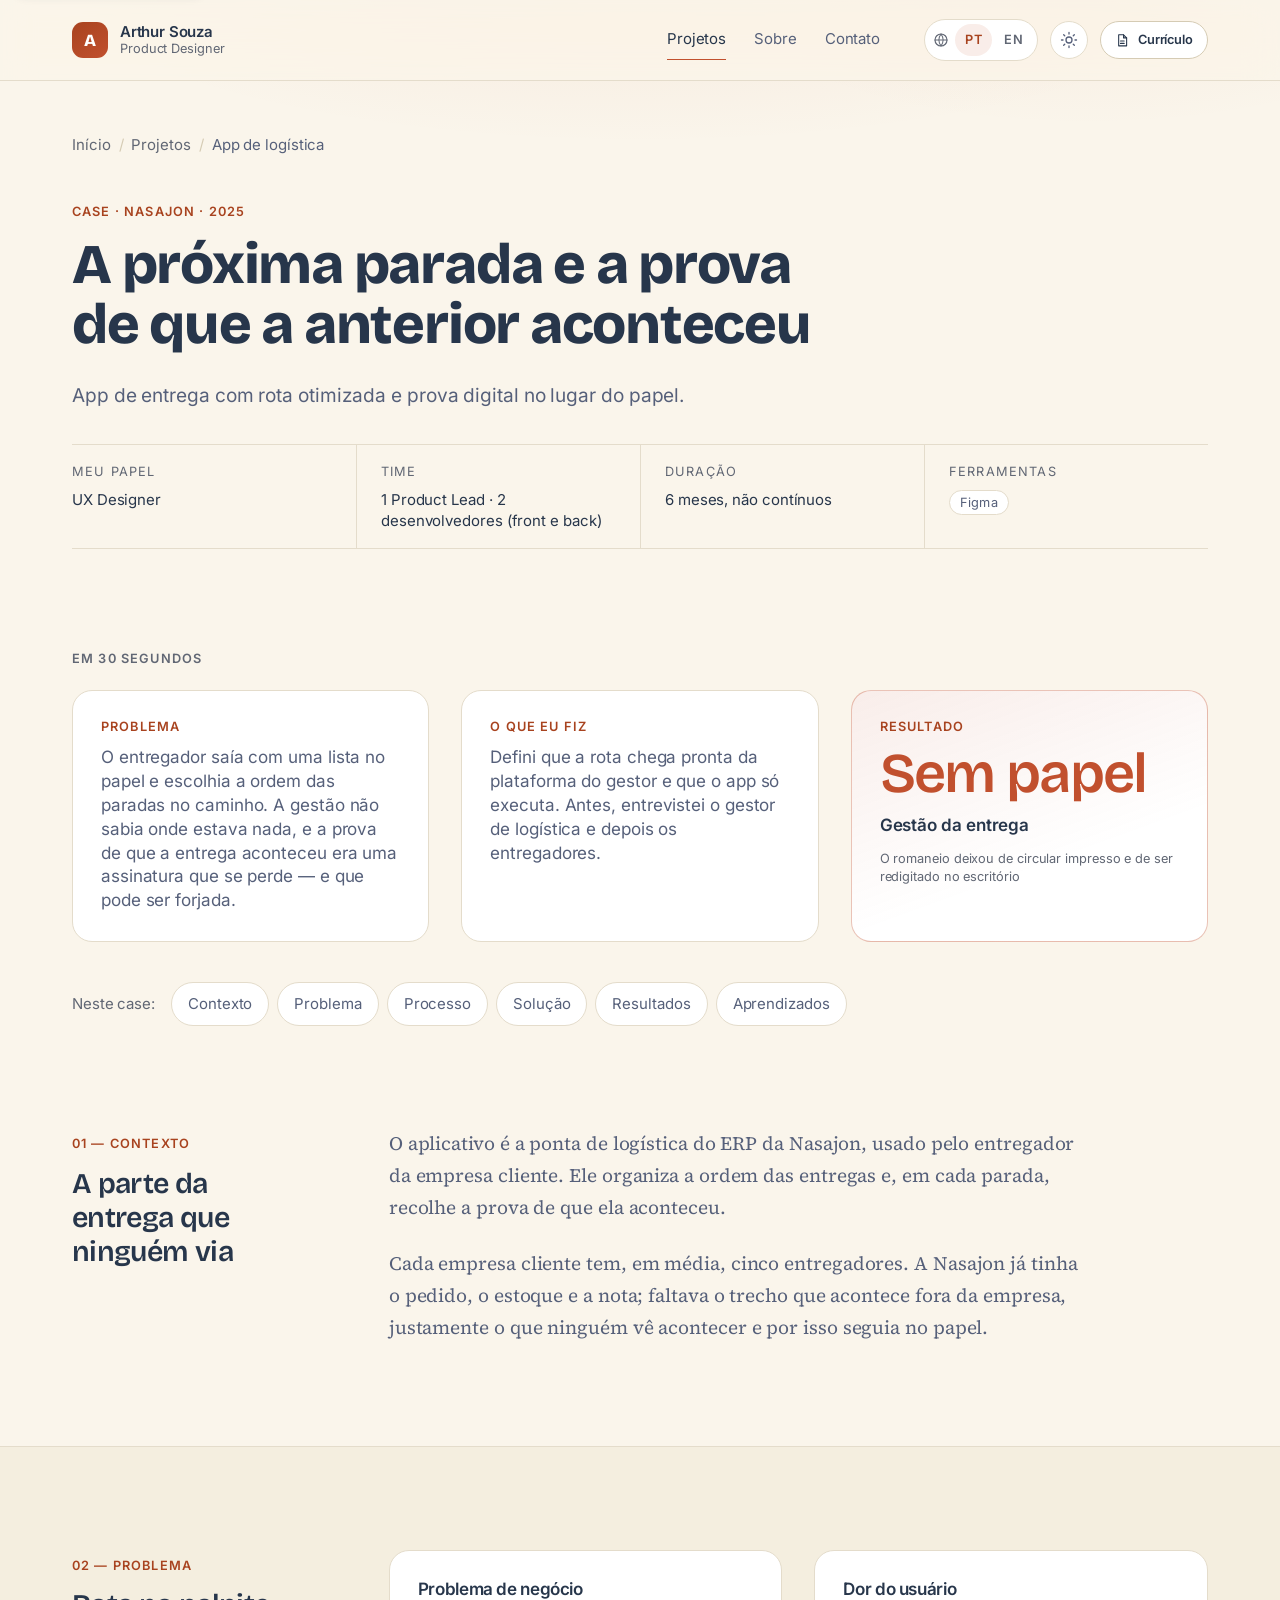
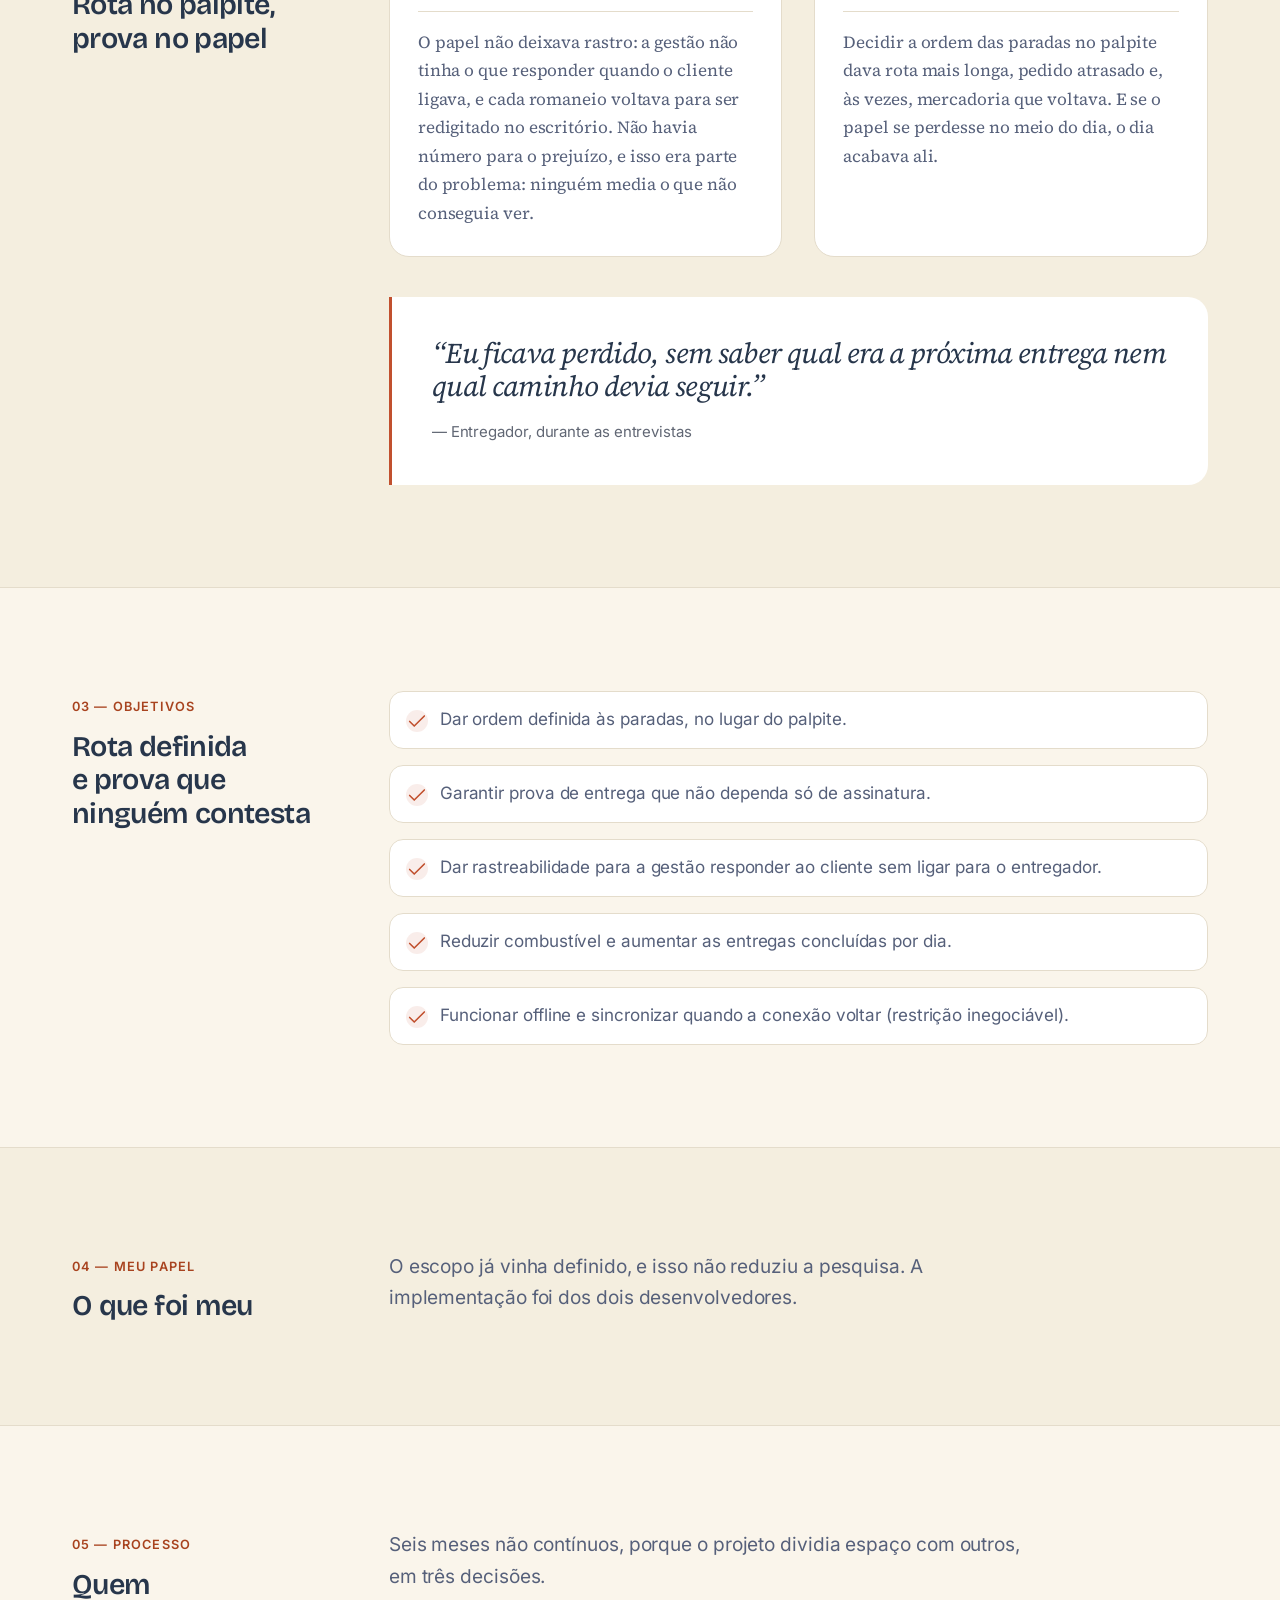
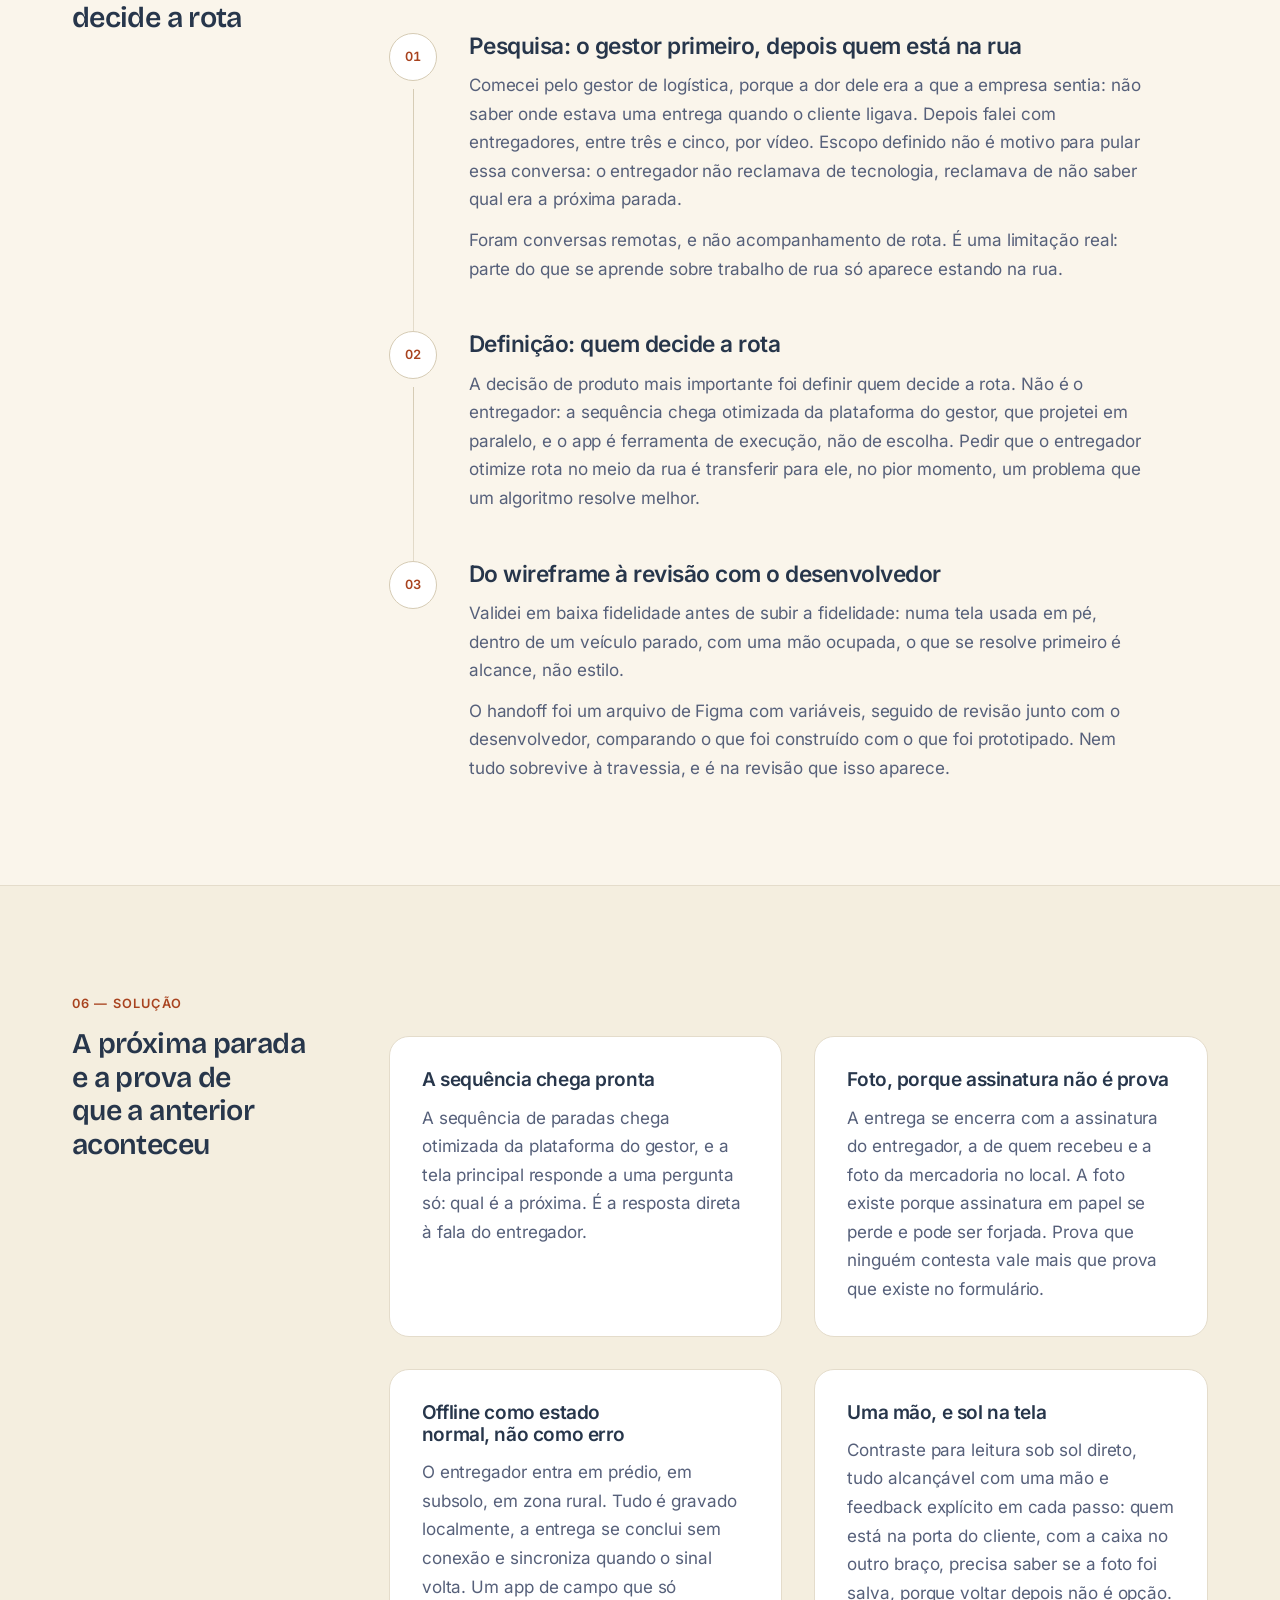
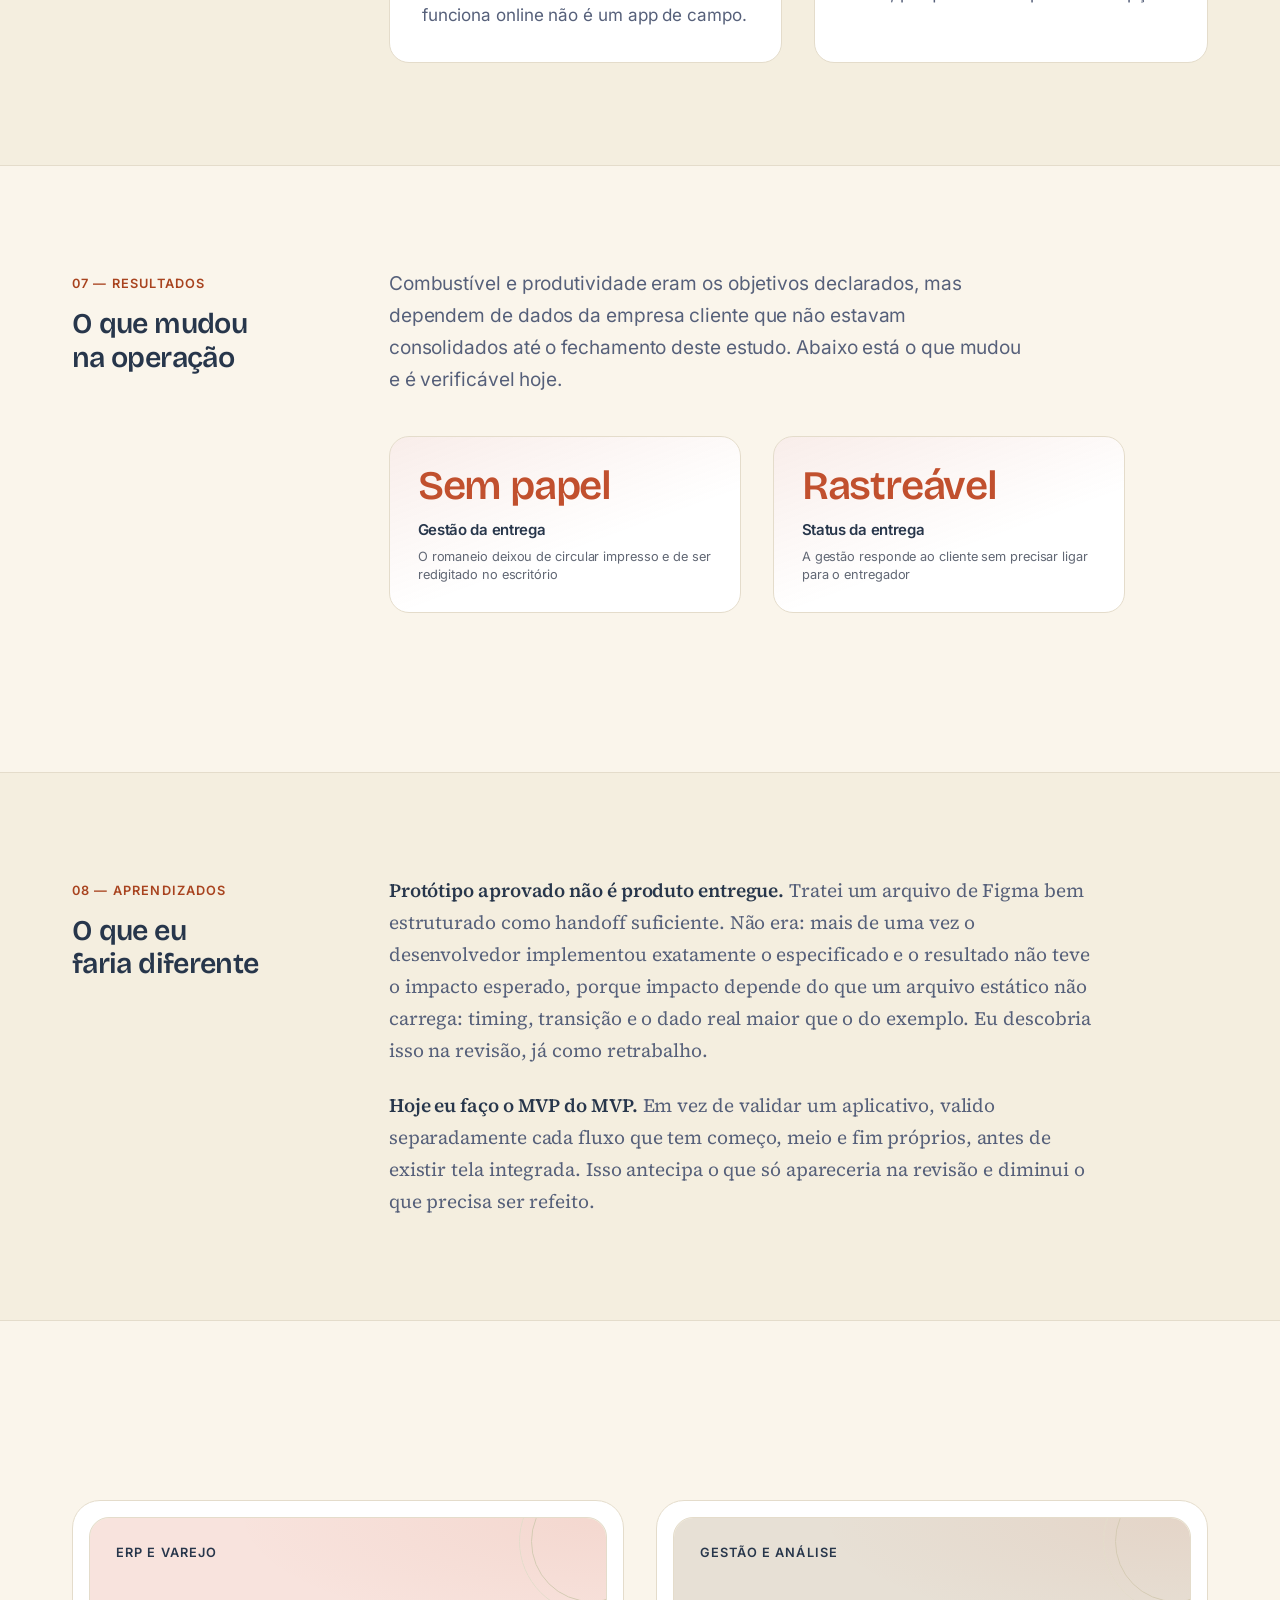
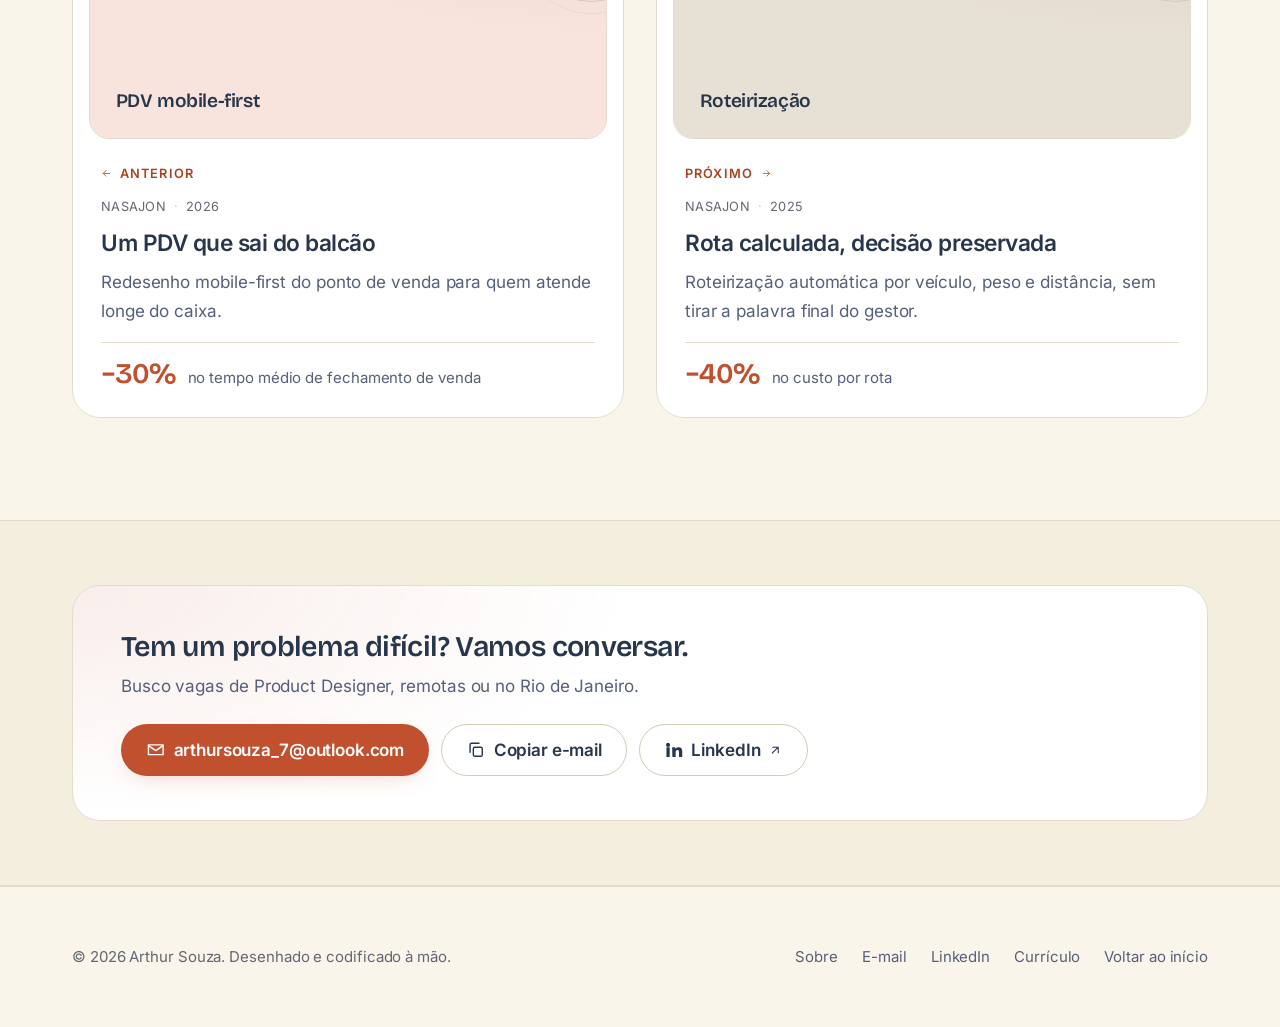
<file: projects/projeto-02.html>
﻿<!DOCTYPE html>
<!--
  ============================================================================
  ESTUDO DE CASO 02 — NASAJON · APP DE LOGÍSTICA PARA ENTREGADOR
  ----------------------------------------------------------------------------
  Gerado a partir de projeto-template.html. A estrutura, as classes e os
  ganchos de comportamento são idênticos ao template — só o conteúdo muda.

  Para editar: o guia completo está no README (seção 7). Para trocar as
  imagens: apague a capa (<div class="cover">) e descomente o <img> logo
  abaixo dela. Figuras do corpo ainda sem imagem estão inteiras dentro de
  comentários marcados "IMAGEM PENDENTE:"; para publicar, salve o arquivo e
  tire o comentário. Nada mais precisa mudar.

  IDIOMAS — mesma regra da home (documentada no topo de ../index.html):
    • texto corrido  → elementos gêmeos <p lang="pt-BR"> / <p lang="en">
    • títulos h1–h6  → spans gêmeos DENTRO do mesmo elemento
    • atributos      → data-en-alt, data-en-aria-label, data-en-content…

  CAMINHOS — este arquivo está em /projects/, então tudo da raiz usa "../".
  ============================================================================
-->
<html lang="pt-BR" class="no-js">
<head>
  <meta charset="UTF-8">
  <meta name="viewport" content="width=device-width, initial-scale=1">

  <!-- Bootstrap crítico — idêntico ao da home. Ver comentário em ../index.html -->
  <script>
    (function () {
      var root = document.documentElement;
      root.classList.remove('no-js');
      root.classList.add('js');

      var lang = null;
      var theme = null;

      try {
        lang = localStorage.getItem('portfolio-lang');
        theme = localStorage.getItem('portfolio-theme');
      } catch (err) { /* localStorage bloqueado: segue nos padrões */ }

      if (lang === 'en') {
        root.setAttribute('data-lang', 'en');
        root.setAttribute('lang', 'en');
      }

      /* Sem escolha salva, vale a preferência do sistema. */
      if (theme !== 'claro' && theme !== 'escuro') {
        theme = window.matchMedia &&
                window.matchMedia('(prefers-color-scheme: light)').matches
          ? 'claro'
          : 'escuro';
      }
      root.setAttribute('data-theme', theme);
    })();
  </script>

  <!-- ==================== SEO ==================== -->
  <title data-en="The next stop, and the proof — Case study · Arthur Souza">A próxima parada e a prova — Case · Arthur Souza</title>

  <meta name="description"
        content="Como transformei uma operação de entrega no papel em um app de campo: ordem de paradas otimizada, prova por assinatura e foto, e offline como estado normal."
        data-en-content="How I turned a paper-based delivery operation into a field app: optimized stop order, proof by signature and photo, and offline as a normal state.">

  <meta name="author" content="Arthur Souza">
  <meta name="robots" content="index, follow">
  <!-- Valor do modo escuro (o padrão); o script.js reescreve ao trocar. -->
  <meta name="theme-color" content="#20293A">

  <!-- canonical e og:url ativas. og:image e twitter:image ficam comentadas ("PUBLICAR:") até o arquivo de imagem existir: veja o topo do <head> do index.html e o README, seção 2. -->
  <link rel="canonical" href="https://rthursouza.github.io/projects/projeto-02.html">

  <meta property="og:type" content="article">
  <meta property="og:url" content="https://rthursouza.github.io/projects/projeto-02.html">
  <meta property="og:site_name" content="Arthur Souza">
  <meta property="og:locale" content="pt_BR">
  <meta property="og:locale:alternate" content="en_US">
  <meta property="og:title"
        content="A próxima parada e a prova — Case"
        data-en-content="The next stop, and the proof — Case study">
  <meta property="og:description"
        content="Do papel ao app de campo: sequência otimizada, prova de entrega que não depende de assinatura, e offline por padrão."
        data-en-content="From paper to a field app: optimized sequence, proof of delivery that doesn't rest on a signature, and offline by default.">
  <!-- OG IMAGE — 1200×630px -->
  <!-- PUBLICAR: <meta property="og:image" content="https://rthursouza.github.io/assets/images/og-projeto-02.jpg"> -->
  <meta property="og:image:width" content="1200">
  <meta property="og:image:height" content="630">
  <meta property="og:image:alt"
        content="Case: a próxima parada e a prova, por Arthur Souza"
        data-en-content="Case study: the next stop, and the proof, by Arthur Souza">

  <meta name="twitter:card" content="summary_large_image">
  <meta name="twitter:title"
        content="A próxima parada e a prova — Case"
        data-en-content="The next stop, and the proof — Case study">
  <meta name="twitter:description"
        content="Do papel ao app de campo: sequência otimizada, prova de entrega que não depende de assinatura, e offline por padrão."
        data-en-content="From paper to a field app: optimized sequence, proof of delivery that doesn't rest on a signature, and offline by default.">
  <!-- PUBLICAR: <meta name="twitter:image" content="https://rthursouza.github.io/assets/images/og-projeto-02.jpg"> -->

  <!-- ==================== FAVICON ==================== -->
  <link rel="icon" href="data:image/svg+xml,%3Csvg xmlns='http://www.w3.org/2000/svg' viewBox='0 0 32 32'%3E%3Crect width='32' height='32' rx='8' fill='%2320293A'/%3E%3Ctext x='16' y='22' font-family='system-ui,sans-serif' font-size='17' font-weight='700' fill='%23E08A63' text-anchor='middle'%3EA%3C/text%3E%3C/svg%3E">
  <!--
  <link rel="icon" href="../assets/favicon/favicon.ico" sizes="32x32">
  <link rel="icon" href="../assets/favicon/favicon.svg" type="image/svg+xml">
  <link rel="apple-touch-icon" href="../assets/favicon/apple-touch-icon.png">
  <link rel="manifest" href="../assets/favicon/site.webmanifest">
  -->

  <!-- ==================== TIPOGRAFIA ====================
       Fontes locais em assets/fonts/, declaradas em @font-face no topo do
       style.css. Nenhuma requisição a CDN. Ver a nota completa em
       ../index.html. -->
  <link rel="preload" as="font" type="font/woff2" crossorigin
        href="../assets/fonts/inter-latin-400-normal.woff2">
  <link rel="preload" as="font" type="font/woff2" crossorigin
        href="../assets/fonts/bricolage-grotesque-latin-800-normal.woff2">

  <link rel="stylesheet" href="../style.css">
  <script src="../script.js" defer></script>
</head>

<body class="page-case">

  <a class="skip-link" href="#conteudo">
    <span lang="pt-BR">Pular para o conteúdo</span><span lang="en">Skip to content</span>
  </a>

  <div class="nav-sentinel" data-nav-sentinel aria-hidden="true"></div>

  <!-- ==========================================================================
       SPRITE DE ÍCONES — idêntico ao da home (inline evita requisição e
       funciona ao abrir o arquivo localmente, onde <use href="externo"> falha).
       ========================================================================== -->
  <svg class="svg-sprite" xmlns="http://www.w3.org/2000/svg" width="0" height="0"
       aria-hidden="true" focusable="false">
    <symbol id="i-arrow-right" viewBox="0 0 24 24" fill="none" stroke="currentColor"
            stroke-width="1.75" stroke-linecap="round" stroke-linejoin="round">
      <path d="M5 12h14M13 6l6 6-6 6"/>
    </symbol>
    <symbol id="i-arrow-left" viewBox="0 0 24 24" fill="none" stroke="currentColor"
            stroke-width="1.75" stroke-linecap="round" stroke-linejoin="round">
      <path d="M19 12H5M11 6l-6 6 6 6"/>
    </symbol>
    <symbol id="i-arrow-up-right" viewBox="0 0 24 24" fill="none" stroke="currentColor"
            stroke-width="1.75" stroke-linecap="round" stroke-linejoin="round">
      <path d="M7 17 17 7M8 7h9v9"/>
    </symbol>
    <symbol id="i-menu" viewBox="0 0 24 24" fill="none" stroke="currentColor"
            stroke-width="1.75" stroke-linecap="round" stroke-linejoin="round">
      <path d="M4 7h16M4 12h16M4 17h16"/>
    </symbol>
    <symbol id="i-close" viewBox="0 0 24 24" fill="none" stroke="currentColor"
            stroke-width="1.75" stroke-linecap="round" stroke-linejoin="round">
      <path d="m6 6 12 12M18 6 6 18"/>
    </symbol>
    <symbol id="i-mail" viewBox="0 0 24 24" fill="none" stroke="currentColor"
            stroke-width="1.75" stroke-linecap="round" stroke-linejoin="round">
      <path d="M3 6h18v12H3z"/><path d="m3 7 9 6 9-6"/>
    </symbol>
    <symbol id="i-linkedin" viewBox="0 0 24 24" fill="currentColor">
      <path d="M4.98 3.5a2.5 2.5 0 1 1 0 5 2.5 2.5 0 0 1 0-5ZM3 9h4v12H3zM10 9h3.8v1.7h.05c.53-.95 1.83-1.95 3.77-1.95 4.03 0 4.78 2.5 4.78 5.75V21h-4v-5.6c0-1.34-.03-3.06-1.9-3.06-1.9 0-2.2 1.45-2.2 2.96V21h-4z"/>
    </symbol>
    <symbol id="i-file" viewBox="0 0 24 24" fill="none" stroke="currentColor"
            stroke-width="1.75" stroke-linecap="round" stroke-linejoin="round">
      <path d="M14 3v5h5"/><path d="M6 3h8l5 5v13H6z"/><path d="M9 13h6M9 17h6"/>
    </symbol>
    <symbol id="i-chevron-left" viewBox="0 0 24 24" fill="none" stroke="currentColor"
            stroke-width="1.75" stroke-linecap="round" stroke-linejoin="round">
      <path d="m15 6-6 6 6 6"/>
    </symbol>
    <symbol id="i-chevron-right" viewBox="0 0 24 24" fill="none" stroke="currentColor"
            stroke-width="1.75" stroke-linecap="round" stroke-linejoin="round">
      <path d="m9 6 6 6-6 6"/>
    </symbol>
    <symbol id="i-expand" viewBox="0 0 24 24" fill="none" stroke="currentColor"
            stroke-width="1.75" stroke-linecap="round" stroke-linejoin="round">
      <path d="M9 3H3v6M15 21h6v-6M21 9V3h-6M3 15v6h6"/>
    </symbol>
    <symbol id="i-copy" viewBox="0 0 24 24" fill="none" stroke="currentColor"
            stroke-width="1.75" stroke-linecap="round" stroke-linejoin="round">
      <rect x="9" y="9" width="11" height="11" rx="2"/><path d="M5 15V6a2 2 0 0 1 2-2h9"/>
    </symbol>

    <symbol id="i-check" viewBox="0 0 24 24" fill="none" stroke="currentColor"
            stroke-width="1.75" stroke-linecap="round" stroke-linejoin="round">
      <path d="m4 12.5 5 5 11-11"/>
    </symbol>
    <symbol id="i-globe" viewBox="0 0 24 24" fill="none" stroke="currentColor"
            stroke-width="1.75" stroke-linecap="round" stroke-linejoin="round">
      <circle cx="12" cy="12" r="9"/><path d="M3 12h18"/>
      <path d="M12 3a15 15 0 0 1 0 18a15 15 0 0 1 0-18Z"/>
    </symbol>
    <symbol id="i-sun" viewBox="0 0 24 24" fill="none" stroke="currentColor"
            stroke-width="1.75" stroke-linecap="round" stroke-linejoin="round">
      <circle cx="12" cy="12" r="4"/>
      <path d="M12 2v2M12 20v2M2 12h2M20 12h2M4.9 4.9l1.4 1.4M17.7 17.7l1.4 1.4M4.9 19.1l1.4-1.4M17.7 6.3l1.4-1.4"/>
    </symbol>
    <symbol id="i-moon" viewBox="0 0 24 24" fill="none" stroke="currentColor"
            stroke-width="1.75" stroke-linecap="round" stroke-linejoin="round">
      <path d="M20.5 14.3A8.5 8.5 0 0 1 9.7 3.5a7.5 7.5 0 1 0 10.8 10.8Z"/>
    </symbol>
  </svg>

  <!-- ==========================================================================
       HEADER — nas páginas de case, os links apontam para as âncoras da home
       ========================================================================== -->
  <header class="header" data-header>
    <div class="container header__inner">

      <a class="brand" href="../index.html" aria-label="Arthur Souza — voltar ao início"
         data-en-aria-label="Arthur Souza — back to home">
        <span class="brand__mark" aria-hidden="true">A</span>
        <span class="brand__text">
          <span class="brand__name">Arthur Souza</span>
          <span class="brand__role">
            <span lang="pt-BR">Product Designer</span><span lang="en">Product Designer</span>
          </span>
        </span>
      </a>

      <!-- Navegação principal — o mesmo <ul> serve desktop e drawer mobile -->
      <nav class="nav" id="nav-principal" data-nav-panel
           aria-label="Navegação principal" data-en-aria-label="Main navigation">
        <!-- Mesmo menu da home. O case fica dentro de "Projetos" (por isso
             aria-current="true", e não "page"); "Sobre" leva à página
             própria e Contato desce para o #contato no fim desta página. Sem
             data-scrollspy: não há seções para acompanhar. -->
        <ul class="nav__list">
          <li class="nav__item">
            <a class="nav__link" href="../projetos.html" aria-current="true">
              <span lang="pt-BR">Projetos</span><span lang="en">Work</span>
            </a>
          </li>
          <li class="nav__item">
            <a class="nav__link" href="../sobre.html">
              <span lang="pt-BR">Sobre</span><span lang="en">About</span>
            </a>
          </li>
          <li class="nav__item">
            <a class="nav__link" href="#contato">
              <span lang="pt-BR">Contato</span><span lang="en">Contact</span>
            </a>
          </li>
        </ul>

        <div class="nav__actions">
          <div class="nav__prefs">
            <!-- SELETOR DE IDIOMA -->
            <div class="lang-switch" role="group"
                 aria-label="Selecionar idioma" data-en-aria-label="Select language"
                 data-lang-switch>
              <svg class="icon lang-switch__icon" aria-hidden="true" focusable="false">
                <use href="#i-globe"></use>
              </svg>
              <button class="lang-switch__btn" type="button"
                      data-lang-value="pt-BR" aria-pressed="true" lang="pt-BR">PT</button>
              <button class="lang-switch__btn" type="button"
                      data-lang-value="en" aria-pressed="false" lang="en">EN</button>
            </div>

            <!--
              ALTERNÂNCIA DE TEMA
              O rótulo é fixo ("Modo claro") e quem carrega o estado é o
              aria-pressed — mesmo contrato do botão do menu, que mantém
              "Abrir menu" nos dois estados e deixa o aria-expanded falar.
              Reescrever o rótulo criaria um segundo dono para a informação
              e brigaria com a troca de idioma, que também escreve nele.
            -->
            <button class="theme-toggle" type="button"
                    data-theme-toggle
                    aria-pressed="false"
                    aria-label="Modo claro" data-en-aria-label="Light mode">
              <svg class="icon theme-toggle__moon" aria-hidden="true" focusable="false">
                <use href="#i-moon"></use>
              </svg>
              <svg class="icon theme-toggle__sun" aria-hidden="true" focusable="false">
                <use href="#i-sun"></use>
              </svg>
            </button>
          </div>

          <!--
            CURRÍCULO — salve o PDF em assets/ com este nome exato.
            Abre em nova aba (e não baixa): quem está avaliando dá uma olhada
            rápida sem se comprometer a guardar arquivo. rel="noopener" basta
            aqui, porque o PDF é do próprio domínio.
          -->
          <a class="btn btn--secondary btn--sm"
             href="../assets/curriculo-arthursouza-ux.pdf"
             target="_blank" rel="noopener">
            <svg class="icon" aria-hidden="true" focusable="false">
              <use href="#i-file"></use>
            </svg>
            <span lang="pt-BR">Currículo</span><span lang="en">Resume</span>
            <span class="visually-hidden">
              <span lang="pt-BR">(PDF, abre em nova aba)</span><span lang="en">(PDF, opens in a new tab)</span>
            </span>
          </a>
        </div>
      </nav>

      <!-- Botão do menu mobile -->
      <button class="nav-toggle" type="button"
              data-nav-toggle
              aria-controls="nav-principal"
              aria-expanded="false"
              aria-label="Abrir menu" data-en-aria-label="Open menu">
        <svg class="icon nav-toggle__open" aria-hidden="true" focusable="false">
          <use href="#i-menu"></use>
        </svg>
        <svg class="icon nav-toggle__close" aria-hidden="true" focusable="false">
          <use href="#i-close"></use>
        </svg>
      </button>

    </div>
  </header>

  <div class="nav-backdrop" data-nav-backdrop hidden></div>

  <main id="conteudo" class="main">

    <article class="case">

      <!-- ==================================================================== -->
      <!-- 01 · HERO                                                            -->
      <!-- ==================================================================== -->
      <header class="case-hero section" aria-labelledby="case-titulo">
        <div class="container">

          <nav class="breadcrumb" aria-label="Você está aqui"
               data-en-aria-label="Breadcrumb">
            <ol class="breadcrumb__list">
              <li class="breadcrumb__item">
                <a class="breadcrumb__link" href="../index.html">
                  <span lang="pt-BR">Início</span><span lang="en">Home</span>
                </a>
              </li>
              <li class="breadcrumb__item">
                <a class="breadcrumb__link" href="../projetos.html">
                  <span lang="pt-BR">Projetos</span><span lang="en">Work</span>
                </a>
              </li>
              <li class="breadcrumb__item" aria-current="page">
                <span lang="pt-BR">App de logística</span><span lang="en">Logistics app</span>
              </li>
            </ol>
          </nav>

          <!-- Empresa e ano vivem no eyebrow; a ficha abaixo da imagem fica
               só com Papel · Time · Duração · Ferramentas. -->
          <p class="eyebrow" data-reveal>
            <span lang="pt-BR">Case · Nasajon · 2025</span><span lang="en">Case study · Nasajon · 2025</span>
          </p>

          <h1 class="case-hero__title" id="case-titulo" data-reveal>
            <span lang="pt-BR">A próxima parada e a prova de que a anterior aconteceu</span><span lang="en">The next stop, and proof the last one happened</span>
          </h1>

          <!-- SUBTÍTULO — uma linha. O parágrafo de abertura que vivia aqui
               passou para o cartão "Problema" do bloco Em 30 segundos. -->
          <p class="case-hero__lead" data-reveal lang="pt-BR">
            App de entrega com rota otimizada e prova digital no lugar
            do papel.
          </p>
          <p class="case-hero__lead" data-reveal lang="en">
            Delivery app with an optimized route and digital proof in
            place of paper.
          </p>

        </div>

        <!-- HERO IMAGE -->
        <!-- IMAGEM PENDENTE: hero do case (projeto-02-hero.jpg, 2100×900). Para publicar: salve a imagem, tire este comentário, apague a capa e descomente o <img>.
             O <img> já vem pronto dentro deste comentário (comentário HTML não
             pode ficar dentro de outro). É a imagem LCP desta página: eager +
             fetchpriority="high"; nunca troque por lazy.
        <div class="container container--wide case-hero__media" data-reveal>
          <figure class="media media--21x9 media--framed">
            <div class="cover cover--tone-2" role="img"
                 aria-label="Capa do case App de logística"
                 data-en-aria-label="Case study cover, logistics app">
              <span class="cover__eyebrow"><span lang="pt-BR">Logística e campo</span><span lang="en">Logistics &amp; Field</span></span>
              <span class="cover__title"><span lang="pt-BR">App de logística</span><span lang="en">Logistics app</span></span>
            </div>
            <img src="../assets/images/projeto-02-hero.jpg"
                 alt="Telas do aplicativo de logística em celular, com a lista de paradas e a captura de prova"
                 data-en-alt="Logistics app screens on a phone, showing the stop list and proof capture"
                 width="2100" height="900"
                 loading="eager" fetchpriority="high" decoding="async">
          </figure>
        </div>
        -->

        <div class="container">
          <!-- FICHA DO PROJETO — faixa horizontal logo abaixo da imagem hero
               (ou do subtítulo, enquanto a imagem estiver pendente) -->
          <dl class="case-facts" data-reveal>
            <div class="case-facts__row">
              <dt class="case-facts__label">
                <span lang="pt-BR">Meu papel</span><span lang="en">My role</span>
              </dt>
              <dd class="case-facts__value">
                <span lang="pt-BR">UX Designer</span><span lang="en">UX Designer</span>
              </dd>
            </div>
            <div class="case-facts__row">
              <dt class="case-facts__label">
                <span lang="pt-BR">Time</span><span lang="en">Team</span>
              </dt>
              <dd class="case-facts__value">
                <span lang="pt-BR">1 Product Lead · 2 desenvolvedores (front e back)</span><span lang="en">1 Product Lead · 2 developers (front and back)</span>
              </dd>
            </div>
            <div class="case-facts__row">
              <dt class="case-facts__label">
                <span lang="pt-BR">Duração</span><span lang="en">Duration</span>
              </dt>
              <dd class="case-facts__value">
                <span lang="pt-BR">6 meses, não contínuos</span><span lang="en">6 months, not continuous</span>
              </dd>
            </div>
            <div class="case-facts__row">
              <dt class="case-facts__label">
                <span lang="pt-BR">Ferramentas</span><span lang="en">Tools</span>
              </dt>
              <dd class="case-facts__value">
                <ul class="chips chips--sm">
                  <li class="chip chip--sm">Figma</li>
                </ul>
              </dd>
            </div>
          </dl>
        </div>
      </header>

      <!-- ==================================================================== -->
      <!-- EM 30 SEGUNDOS + ÍNDICE                                              -->
      <!-- Texto tirado do próprio case — nada escrito do zero. Problema: o     -->
      <!-- antigo parágrafo de abertura. O que eu fiz: seção 04 (Meu papel).    -->
      <!-- Resultado: o primeiro resultado da seção 07.                         -->
      <!-- ==================================================================== -->
      <section class="section case-tldr" aria-labelledby="resumo-titulo">
        <div class="container">

          <h2 class="case-tldr__title" id="resumo-titulo" data-reveal>
            <span lang="pt-BR">Em 30 segundos</span><span lang="en">At a glance</span>
          </h2>

          <div class="tldr" data-reveal>

            <div class="tldr__card">
              <h3 class="tldr__label">
                <span lang="pt-BR">Problema</span><span lang="en">Problem</span>
              </h3>
              <p class="tldr__text" lang="pt-BR">
                O entregador saía com uma lista no papel e escolhia a
                ordem das paradas no caminho. A gestão não sabia onde
                estava nada, e a prova de que a entrega aconteceu era
                uma assinatura que se perde — e que pode ser forjada.
              </p>
              <p class="tldr__text" lang="en">
                The driver left with a list on paper and picked the
                order of stops along the way. Management had no idea
                where anything was, and the proof a delivery had
                happened was a signature that gets lost — and that can
                be forged.
              </p>
            </div>

            <div class="tldr__card">
              <h3 class="tldr__label">
                <span lang="pt-BR">O que eu fiz</span><span lang="en">What I did</span>
              </h3>
              <p class="tldr__text" lang="pt-BR">
                Defini que a rota chega pronta da plataforma do gestor e que o
                app só executa. Antes, entrevistei o gestor de logística e
                depois os entregadores.
              </p>
              <p class="tldr__text" lang="en">
                I decided the route arrives ready from the manager's platform
                and the app only executes it. First I interviewed the logistics
                manager, then the drivers.
              </p>
            </div>

            <div class="tldr__card tldr__card--result">
              <h3 class="tldr__label">
                <span lang="pt-BR">Resultado</span><span lang="en">Result</span>
              </h3>
              <!-- Resultado qualitativo — combustível e produtividade ainda não
           consolidados (ver seção 07). Ao ter o número, troque aqui também. -->
              <p class="tldr__value">
                <span lang="pt-BR">Sem papel</span><span lang="en">Paperless</span>
              </p>
              <p class="tldr__text">
                <span lang="pt-BR">Gestão da entrega</span><span lang="en">Delivery management</span>
              </p>
              <p class="tldr__note">
                <span lang="pt-BR">O romaneio deixou de circular impresso e de ser redigitado no escritório</span><span lang="en">The manifest stopped circulating on paper and being retyped at the office</span>
              </p>
            </div>

          </div>

          <!-- ÍNDICE — o rótulo visível é aria-hidden porque o nome do <nav>
               já diz a mesma coisa ao leitor de tela. -->
          <nav class="case-toc" aria-label="Neste case"
               data-en-aria-label="In this case study" data-reveal>
            <p class="case-toc__label" aria-hidden="true">
              <span lang="pt-BR">Neste case:</span><span lang="en">In this case study:</span>
            </p>
            <ul class="case-toc__list">
              <li><a class="case-toc__link" href="#contexto"><span lang="pt-BR">Contexto</span><span lang="en">Context</span></a></li>
              <li><a class="case-toc__link" href="#desafio"><span lang="pt-BR">Problema</span><span lang="en">Problem</span></a></li>
              <li><a class="case-toc__link" href="#processo"><span lang="pt-BR">Processo</span><span lang="en">Process</span></a></li>
              <li><a class="case-toc__link" href="#solucao"><span lang="pt-BR">Solução</span><span lang="en">Solution</span></a></li>
              <li><a class="case-toc__link" href="#resultados"><span lang="pt-BR">Resultados</span><span lang="en">Results</span></a></li>
              <li><a class="case-toc__link" href="#aprendizados"><span lang="pt-BR">Aprendizados</span><span lang="en">Learnings</span></a></li>
            </ul>
          </nav>

        </div>
      </section>

      <!-- ==================================================================== -->
      <!-- 02 · CONTEXTO                                                        -->
      <!-- ==================================================================== -->
      <section class="section" id="contexto" aria-labelledby="contexto-titulo">
        <div class="container case-section">

          <header class="section-head case-section__head" data-reveal>
            <p class="eyebrow">
              <span lang="pt-BR">01 — Contexto</span><span lang="en">01 — Context</span>
            </p>
            <h2 class="section-head__title" id="contexto-titulo">
              <span lang="pt-BR">A parte da entrega que ninguém via</span><span lang="en">The part of delivery nobody could see</span>
            </h2>
          </header>

          <div class="case-section__body">
            <div class="prose" data-reveal>
              <p lang="pt-BR">
                O aplicativo é a ponta de logística do ERP da Nasajon, usado
                pelo entregador da empresa cliente. Ele organiza a ordem das
                entregas e, em cada parada, recolhe a prova de que ela
                aconteceu.
              </p>
              <p lang="en">
                The app is the logistics edge of Nasajon's ERP, used by the
                client company's driver. It organizes the order of deliveries
                and, at each stop, collects proof that it happened.
              </p>
              <p lang="pt-BR">
                Cada empresa cliente tem, em média, cinco entregadores. A
                Nasajon já tinha o pedido, o estoque e a nota; faltava o
                trecho que acontece fora da empresa, justamente o que ninguém
                vê acontecer e por isso seguia no papel.
              </p>
              <p lang="en">
                Each client company has around five drivers. Nasajon already
                had the order, the stock and the invoice; what was missing was
                the stretch that happens outside the company, precisely the
                one nobody watches happen, and why it was still on paper.
              </p>
            </div>
            <!-- PESQUISA -->
            <!-- IMAGEM PENDENTE: A gestão de entrega no papel (1600×900).
                 Para publicar: salve o arquivo e tire este comentário.
            <figure class="media media--16x9" data-reveal>
              <img src="../assets/images/projeto-02-contexto.png"
                   alt="Diagrama do processo anterior: romaneio em papel, sem ordem de paradas nem rota planejada"
                   data-en-alt="Diagram of the previous process: paper manifest, with no order of stops and no planned route"
                   width="1600" height="900" loading="lazy" decoding="async">
              <figcaption class="media__caption">
                <span lang="pt-BR">O processo anterior: a lista de entregas saía no papel, sem ordem definida, e a prova de entrega dependia de quem lembrasse de pedir assinatura.</span><span lang="en">The previous process: the delivery list came out on paper, with no defined order, and proof of delivery depended on whoever remembered to ask for a signature.</span>
              </figcaption>
            </figure>
            -->

          </div>
        </div>
      </section>

      <!-- ==================================================================== -->
      <!-- 03 · DESAFIO / PROBLEMA                                              -->
      <!-- ==================================================================== -->
      <section class="section section--alt" id="desafio" aria-labelledby="desafio-titulo">
        <div class="container case-section">

          <header class="section-head case-section__head" data-reveal>
            <p class="eyebrow">
              <span lang="pt-BR">02 — Problema</span><span lang="en">02 — Problem</span>
            </p>
            <h2 class="section-head__title" id="desafio-titulo">
              <span lang="pt-BR">Rota no palpite, prova no papel</span><span lang="en">Routes by guesswork, proof on paper</span>
            </h2>
          </header>

          <div class="case-section__body">
            <div class="two-col" data-reveal>

              <div class="two-col__col">
                <h3 class="two-col__title">
                  <span lang="pt-BR">Problema de negócio</span><span lang="en">Business problem</span>
                </h3>
                <div class="prose prose--sm">
                  <p lang="pt-BR">
                    O papel não deixava rastro: a gestão não tinha o que
                    responder quando o cliente ligava, e cada romaneio voltava
                    para ser redigitado no escritório. Não havia número para o
                    prejuízo, e isso era parte do problema: ninguém media o
                    que não conseguia ver.
                  </p>
                  <p lang="en">
                    Paper left no trail: management had nothing to say when
                    the client called, and every manifest came back to be
                    retyped at the office. There was no figure for the loss,
                    and that was part of the problem: nobody measures what
                    they can't see.
                  </p>
                </div>
              </div>

              <div class="two-col__col">
                <h3 class="two-col__title">
                  <span lang="pt-BR">Dor do usuário</span><span lang="en">User pain</span>
                </h3>
                <div class="prose prose--sm">
                  <p lang="pt-BR">
                    Decidir a ordem das paradas no palpite dava rota mais
                    longa, pedido atrasado e, às vezes, mercadoria que
                    voltava. E se o papel se perdesse no meio do dia, o dia
                    acabava ali.
                  </p>
                  <p lang="en">
                    Deciding the order of stops on a guess meant longer
                    routes, late orders and, sometimes, goods coming back. And
                    if the paper got lost halfway through the day, the day was
                    over.
                  </p>
                </div>
              </div>

            </div>

            <!-- INSIGHTS -->
            <blockquote class="quote quote--lg" data-reveal>
              <p class="quote__text" lang="pt-BR">
                “Eu ficava perdido, sem saber qual era a próxima entrega nem qual
                caminho devia seguir.”
              </p>
              <p class="quote__text" lang="en">
                “I'd get lost, with no idea which delivery was next or which way I
                was supposed to go.”
              </p>
              <footer class="quote__author">
                <span lang="pt-BR">— Entregador, durante as entrevistas</span><span lang="en">— Delivery driver, during the interviews</span>
              </footer>          </blockquote>

          </div>
        </div>
      </section>

      <!-- ==================================================================== -->
      <!-- 04 · OBJETIVOS                                                       -->
      <!-- ==================================================================== -->
      <section class="section" id="objetivos" aria-labelledby="objetivos-titulo">
        <div class="container case-section">

          <header class="section-head case-section__head" data-reveal>
            <p class="eyebrow">
              <span lang="pt-BR">03 — Objetivos</span><span lang="en">03 — Goals</span>
            </p>
            <h2 class="section-head__title" id="objetivos-titulo">
              <span lang="pt-BR">Rota definida e prova que ninguém contesta</span><span lang="en">A set route and proof nobody disputes</span>
            </h2>
          </header>

          <div class="case-section__body">
            <ul class="checklist" data-reveal>
              <li class="checklist__item">
                <svg class="icon checklist__icon" aria-hidden="true" focusable="false">
                  <use href="#i-check"></use>
                </svg>
                <span lang="pt-BR">Dar ordem definida às paradas, no lugar do palpite.</span><span lang="en">Give the stops a defined order, instead of a guess.</span>
              </li>
              <li class="checklist__item">
                <svg class="icon checklist__icon" aria-hidden="true" focusable="false">
                  <use href="#i-check"></use>
                </svg>
                <span lang="pt-BR">Garantir prova de entrega que não dependa só de assinatura.</span><span lang="en">Ensure proof of delivery that doesn't rest on a signature alone.</span>
              </li>
              <li class="checklist__item">
                <svg class="icon checklist__icon" aria-hidden="true" focusable="false">
                  <use href="#i-check"></use>
                </svg>
                <span lang="pt-BR">Dar rastreabilidade para a gestão responder ao cliente sem ligar para o entregador.</span><span lang="en">Give management the tracking to answer clients without calling the driver.</span>
              </li>
              <li class="checklist__item">
                <svg class="icon checklist__icon" aria-hidden="true" focusable="false">
                  <use href="#i-check"></use>
                </svg>
                <span lang="pt-BR">Reduzir combustível e aumentar as entregas concluídas por dia.</span><span lang="en">Cut fuel and increase deliveries completed per day.</span>
              </li>
              <li class="checklist__item">
                <svg class="icon checklist__icon" aria-hidden="true" focusable="false">
                  <use href="#i-check"></use>
                </svg>
                <span lang="pt-BR">Funcionar offline e sincronizar quando a conexão voltar (restrição inegociável).</span><span lang="en">Work offline and sync once the connection returns (a non-negotiable constraint).</span>
              </li>
            </ul>

          </div>
        </div>
      </section>

      <!-- ==================================================================== -->
      <!-- 05 · MEU PAPEL                                                       -->
      <!-- ==================================================================== -->
      <section class="section section--alt" id="papel" aria-labelledby="papel-titulo">
        <div class="container case-section">

          <header class="section-head case-section__head" data-reveal>
            <p class="eyebrow">
              <span lang="pt-BR">04 — Meu papel</span><span lang="en">04 — My role</span>
            </p>
            <h2 class="section-head__title" id="papel-titulo">
              <span lang="pt-BR">O que foi meu</span><span lang="en">What was mine</span>
            </h2>
          </header>

          <div class="case-section__body">
            <p class="section-head__lead" data-reveal lang="pt-BR">
              O escopo já vinha definido, e isso não reduziu a pesquisa. A
              implementação foi dos dois desenvolvedores.
            </p>
            <p class="section-head__lead" data-reveal lang="en">
              The scope arrived already defined, and that didn't shrink the
              research. Implementation belonged to the two developers.
            </p>

          </div>
        </div>
      </section>

      <!-- ==================================================================== -->
      <!-- 06 · PROCESSO                                                        -->
      <!-- ==================================================================== -->
      <section class="section" id="processo" aria-labelledby="processo-titulo">
        <div class="container case-section">

          <header class="section-head case-section__head" data-reveal>
            <p class="eyebrow">
              <span lang="pt-BR">05 — Processo</span><span lang="en">05 — Process</span>
            </p>
            <h2 class="section-head__title" id="processo-titulo">
              <span lang="pt-BR">Quem decide a rota</span><span lang="en">Who decides the route</span>
            </h2>
          </header>

          <div class="case-section__body">
            <p class="section-head__lead" data-reveal lang="pt-BR">
              Seis meses não contínuos, porque o projeto dividia espaço com
              outros, em três decisões.
            </p>
            <p class="section-head__lead" data-reveal lang="en">
              Six non-continuous months, since the project shared space with
              others, in three decisions.
            </p>
            <ol class="timeline">

              <!-- PESQUISA -->
              <li class="timeline__step" data-reveal>
                <div class="timeline__marker" aria-hidden="true"><span>01</span></div>
                <div class="timeline__body">
                  <h3 class="timeline__title">
                    <span lang="pt-BR">Pesquisa: o gestor primeiro, depois quem está na rua</span><span lang="en">Research: the manager first, then the people on the road</span>
                  </h3>
                  <p class="timeline__text" lang="pt-BR">
                    Comecei pelo gestor de logística, porque a dor dele era a que a
                    empresa sentia: não saber onde estava uma entrega quando o
                    cliente ligava. Depois falei com entregadores, entre três e
                    cinco, por vídeo. Escopo definido não é motivo para pular essa
                    conversa: o entregador não reclamava de tecnologia, reclamava
                    de não saber qual era a próxima parada.
                  </p>
                  <p class="timeline__text" lang="pt-BR">
                    Foram conversas remotas, e não acompanhamento de rota. É uma
                    limitação real: parte do que se aprende sobre trabalho de rua
                    só aparece estando na rua.
                  </p>
                  <p class="timeline__text" lang="en">
                    I started with the logistics manager, because his pain was the
                    one the company felt: not knowing where a delivery was when the
                    client called. Then I spoke to drivers, between three and five of
                    them, over video. A defined scope is no reason to skip that
                    conversation: the driver wasn't complaining about technology, he
                    was complaining about not knowing which stop was next.
                  </p>
                  <p class="timeline__text" lang="en">
                    These were remote conversations, not ride-alongs. That's a real
                    limitation: part of what you learn about street work only shows
                    up on the street.
                  </p>
                  <!-- PESQUISA -->
                  <!-- IMAGEM PENDENTE: Roteiro e anotações das entrevistas (1200×675).
                       Para publicar: salve o arquivo e tire este comentário.
                  <figure class="media media--16x9 media--sm">
                    <img src="../assets/images/projeto-02-pesquisa.png"
                         alt="Roteiro e anotações das entrevistas com o gestor de logística e com os entregadores"
                         data-en-alt="Interview guide and notes from the sessions with the logistics manager and the drivers"
                         width="1200" height="675" loading="lazy" decoding="async">
                  </figure>
                  -->
                  <!-- INSIGHTS -->
                  <!-- IMAGEM PENDENTE: Síntese das entrevistas (1200×675).
                       Para publicar: salve o arquivo e tire este comentário.
                  <figure class="media media--16x9 media--sm">
                    <img src="../assets/images/projeto-02-insights.png"
                         alt="Síntese das entrevistas com entregadores, agrupada por tema"
                         data-en-alt="Synthesis of the driver interviews, grouped by theme"
                         width="1200" height="675" loading="lazy" decoding="async">
                  </figure>
                  -->
                </div>
              </li>

              <!-- DEFINIÇÃO -->
              <li class="timeline__step" data-reveal>
                <div class="timeline__marker" aria-hidden="true"><span>02</span></div>
                <div class="timeline__body">
                  <h3 class="timeline__title">
                    <span lang="pt-BR">Definição: quem decide a rota</span><span lang="en">Definition: who decides the route</span>
                  </h3>
                  <p class="timeline__text" lang="pt-BR">
                    A decisão de produto mais importante foi definir quem decide a
                    rota. Não é o entregador: a sequência chega otimizada da
                    plataforma do gestor, que projetei em paralelo, e o app é
                    ferramenta de execução, não de escolha. Pedir que o entregador
                    otimize rota no meio da rua é transferir para ele, no pior
                    momento, um problema que um algoritmo resolve melhor.
                  </p>
                  <p class="timeline__text" lang="en">
                    The most important product decision was defining who decides the
                    route. Not the driver: the sequence arrives optimized from the
                    manager's platform, which I designed in parallel, and the app is
                    a tool for execution, not for choosing. Asking a driver to
                    optimize a route out on the street hands him, at the worst
                    moment, a problem an algorithm solves better.
                  </p>
                  <!-- USER FLOW -->
                  <!-- IMAGEM PENDENTE: Fluxo da entrega, do romaneio à prova (1200×675).
                       Para publicar: salve o arquivo e tire este comentário.
                  <figure class="media media--16x9 media--sm">
                    <img src="../assets/images/projeto-02-fluxos.png"
                         alt="Fluxo da entrega, do romaneio otimizado até a prova de entrega sincronizada"
                         data-en-alt="Delivery flow, from the optimized manifest to the synced proof of delivery"
                         width="1200" height="675" loading="lazy" decoding="async">
                  </figure>
                  -->
                </div>
              </li>

              <!-- WIREFRAMES E REVISÃO -->
              <li class="timeline__step" data-reveal>
                <div class="timeline__marker" aria-hidden="true"><span>03</span></div>
                <div class="timeline__body">
                  <h3 class="timeline__title">
                    <span lang="pt-BR">Do wireframe à revisão com o desenvolvedor</span><span lang="en">From wireframe to review with the developer</span>
                  </h3>
                  <p class="timeline__text" lang="pt-BR">
                    Validei em baixa fidelidade antes de subir a fidelidade: numa
                    tela usada em pé, dentro de um veículo parado, com uma mão
                    ocupada, o que se resolve primeiro é alcance, não estilo.
                  </p>
                  <p class="timeline__text" lang="pt-BR">
                    O handoff foi um arquivo de Figma com variáveis, seguido de
                    revisão junto com o desenvolvedor, comparando o que foi
                    construído com o que foi prototipado. Nem tudo sobrevive à
                    travessia, e é na revisão que isso aparece.
                  </p>
                  <p class="timeline__text" lang="en">
                    I validated in low fidelity before raising it: on a screen used
                    standing up, inside a parked vehicle, with one hand busy, what
                    you solve first is reach, not style.
                  </p>
                  <p class="timeline__text" lang="en">
                    The handoff was a Figma file with variables, followed by review
                    alongside the developer, comparing what was built with what was
                    prototyped. Not everything survives the crossing, and review is
                    where that shows up.
                  </p>
                  <!-- BAIXA FIDELIDADE -->
                  <!-- IMAGEM PENDENTE: Wireframes de baixa fidelidade (1200×675).
                       Para publicar: salve o arquivo e tire este comentário.
                  <figure class="media media--16x9 media--sm">
                    <img src="../assets/images/projeto-02-wireframes.png"
                         alt="Wireframes de baixa fidelidade da lista de paradas e da tela de prova de entrega"
                         data-en-alt="Low-fidelity wireframes of the stop list and the proof-of-delivery screen"
                         width="1200" height="675" loading="lazy" decoding="async">
                  </figure>
                  -->
                  <!-- MOCKUP -->
                  <!-- IMAGEM PENDENTE: Interface final do app (1200×675).
                       Para publicar: salve o arquivo e tire este comentário.
                  <figure class="media media--16x9 media--sm">
                    <img src="../assets/images/projeto-02-ui.png"
                         alt="Telas finais do aplicativo, com alto contraste e alvos alcançáveis com uma mão"
                         data-en-alt="Final app screens, with high contrast and one-handed reachable targets"
                         width="1200" height="675" loading="lazy" decoding="async">
                  </figure>
                  -->
                  <!-- IMPLEMENTAÇÃO -->
                  <!-- IMAGEM PENDENTE: Arquivo de handoff com variáveis (1200×675).
                       Para publicar: salve o arquivo e tire este comentário.
                  <figure class="media media--16x9 media--sm">
                    <img src="../assets/images/projeto-02-handoff.png"
                         alt="Arquivo de Figma estruturado com variáveis, usado no handoff"
                         data-en-alt="Structured Figma file with variables, used for handoff"
                         width="1200" height="675" loading="lazy" decoding="async">
                  </figure>
                  -->
                </div>
              </li>

            </ol>
          </div>
        </div>
      </section>

      <!-- ==================================================================== -->
      <!-- 07 · SOLUÇÃO                                                         -->
      <!-- ==================================================================== -->
      <section class="section section--alt" id="solucao" aria-labelledby="solucao-titulo">
        <div class="container case-section">

          <header class="section-head case-section__head" data-reveal>
            <p class="eyebrow">
              <span lang="pt-BR">06 — Solução</span><span lang="en">06 — Solution</span>
            </p>
            <h2 class="section-head__title" id="solucao-titulo">
              <span lang="pt-BR">A próxima parada e a prova de que a anterior aconteceu</span><span lang="en">The next stop, and proof the last one happened</span>
            </h2>
          </header>

          <div class="case-section__body">
            <!-- MOCKUP -->
            <!-- IMAGEM PENDENTE: Solução final (1600×900).
                 Para publicar: salve o arquivo e tire este comentário.
            <figure class="media media--16x9 media--framed" data-reveal>
              <img src="../assets/images/projeto-02-solucao.png"
                   alt="Telas do app: lista de paradas ordenada, captura de assinatura e foto da mercadoria"
                   data-en-alt="App screens: ordered stop list, signature capture and photo of the goods"
                   width="1600" height="900" loading="lazy" decoding="async">
            </figure>
            -->

            <div class="decisions" data-reveal>

              <article class="decision">
                <h3 class="decision__title">
                  <span lang="pt-BR">A sequência chega pronta</span><span lang="en">The sequence arrives ready</span>
                </h3>
                <p class="decision__text" lang="pt-BR">
                  A sequência de paradas chega otimizada da plataforma do
                  gestor, e a tela principal responde a uma pergunta só: qual
                  é a próxima. É a resposta direta à fala do entregador.
                </p>
                <p class="decision__text" lang="en">
                  The sequence of stops arrives optimized from the manager's
                  platform, and the main screen answers a single question:
                  which one is next. It's the direct answer to the driver's
                  quote.
                </p>
              </article>

              <article class="decision">
                <h3 class="decision__title">
                  <span lang="pt-BR">Foto, porque assinatura não é prova</span><span lang="en">A photo, because a signature isn't proof</span>
                </h3>
                <p class="decision__text" lang="pt-BR">
                  A entrega se encerra com a assinatura do entregador, a de
                  quem recebeu e a foto da mercadoria no local. A foto existe
                  porque assinatura em papel se perde e pode ser forjada.
                  Prova que ninguém contesta vale mais que prova que existe no
                  formulário.
                </p>
                <p class="decision__text" lang="en">
                  A delivery closes with the driver's signature, the
                  recipient's and a photo of the goods on site. The photo
                  exists because a paper signature gets lost and can be
                  forged. Proof nobody disputes is worth more than proof that
                  merely exists on the form.
                </p>
              </article>

              <article class="decision">
                <h3 class="decision__title">
                  <span lang="pt-BR">Offline como estado normal, não como erro</span><span lang="en">Offline as a normal state, not an error</span>
                </h3>
                <p class="decision__text" lang="pt-BR">
                  O entregador entra em prédio, em subsolo, em zona rural.
                  Tudo é gravado localmente, a entrega se conclui sem conexão
                  e sincroniza quando o sinal volta. Um app de campo que só
                  funciona online não é um app de campo.
                </p>
                <p class="decision__text" lang="en">
                  Drivers walk into buildings, basements, rural areas.
                  Everything is written locally, the delivery completes with
                  no connection and syncs when the signal returns. A field app
                  that only works online isn't a field app.
                </p>
              </article>

              <article class="decision">
                <h3 class="decision__title">
                  <span lang="pt-BR">Uma mão, e sol na tela</span><span lang="en">One hand, and sun on the screen</span>
                </h3>
                <p class="decision__text" lang="pt-BR">
                  Contraste para leitura sob sol direto, tudo alcançável com
                  uma mão e feedback explícito em cada passo: quem está na
                  porta do cliente, com a caixa no outro braço, precisa saber
                  se a foto foi salva, porque voltar depois não é opção.
                </p>
                <p class="decision__text" lang="en">
                  Contrast for reading in direct sunlight, everything
                  reachable one-handed and explicit feedback at every step:
                  someone at a customer's door, box under the other arm, needs
                  to know the photo saved, because coming back later isn't an
                  option.
                </p>
              </article>

            </div>
          </div>
        </div>
      </section>

      <!-- ==================================================================== -->
      <!-- 08 · RESULTADOS                                                      -->
      <!-- ==================================================================== -->
      <section class="section" id="resultados" aria-labelledby="resultados-titulo">
        <div class="container case-section">

          <header class="section-head case-section__head" data-reveal>
            <p class="eyebrow">
              <span lang="pt-BR">07 — Resultados</span><span lang="en">07 — Results</span>
            </p>
            <h2 class="section-head__title" id="resultados-titulo">
              <span lang="pt-BR">O que mudou na operação</span><span lang="en">What changed in the operation</span>
            </h2>
          </header>

          <div class="case-section__body">
            <p class="section-head__lead" data-reveal lang="pt-BR">
              Combustível e produtividade eram os objetivos declarados, mas
              dependem de dados da empresa cliente que não estavam
              consolidados até o fechamento deste estudo. Abaixo está o que
              mudou e é verificável hoje.
            </p>
            <p class="section-head__lead" data-reveal lang="en">
              Fuel and productivity were the stated goals, but they depend on
              client-company data that wasn't consolidated when this case study
              was written. Below is what changed and is verifiable today.
            </p>
            <!-- MÉTRICAS -->
            <!--
              >> QUANDO OS NÚMEROS EXISTIREM
              Duplique um bloco <div class="metric"> abaixo e preencha. Cada
              métrica precisa das três partes, senão ela não sustenta pergunta:
                metric__value  o número
                metric__label  o que ele mede
                metric__note   base anterior + como foi apurado
              Ao inserir números, ajuste também o texto de abertura da seção,
              que hoje declara que eles ainda não estavam consolidados.

              <div class="metric">
                <p class="metric__value">−00%</p>
                <h3 class="metric__label">
                  <span lang="pt-BR">Combustível por rota</span><span lang="en">Fuel per route</span>
                </h3>
                <p class="metric__note">
                  <span lang="pt-BR">De X para Y · como foi apurado</span><span lang="en">From X to Y · how it was measured</span>
                </p>
              </div>
            -->

            <div class="metrics" data-reveal>

              <div class="metric">
                <p class="metric__value">
                  <span lang="pt-BR">Sem papel</span><span lang="en">Paperless</span>
                </p>
                <h3 class="metric__label">
                  <span lang="pt-BR">Gestão da entrega</span><span lang="en">Delivery management</span>
                </h3>
                <p class="metric__note">
                  <span lang="pt-BR">O romaneio deixou de circular impresso e de ser redigitado no escritório</span><span lang="en">The manifest stopped circulating on paper and being retyped at the office</span>
                </p>
              </div>

              <div class="metric">
                <p class="metric__value">
                  <span lang="pt-BR">Rastreável</span><span lang="en">Traceable</span>
                </p>
                <h3 class="metric__label">
                  <span lang="pt-BR">Status da entrega</span><span lang="en">Delivery status</span>
                </h3>
                <p class="metric__note">
                  <span lang="pt-BR">A gestão responde ao cliente sem precisar ligar para o entregador</span><span lang="en">Management answers the client without having to call the driver</span>
                </p>
              </div>

            </div>
            <!-- RESULTADOS -->
            <!-- IMAGEM PENDENTE: O ciclo completo da entrega (1200×675).
                 Para publicar: salve o arquivo e tire este comentário.
            <figure class="media media--16x9" data-reveal>
              <img src="../assets/images/projeto-02-resultados.png"
                   alt="Diagrama do ciclo: romaneio otimizado, execução no app e prova voltando para a gestão"
                   data-en-alt="Cycle diagram: optimized manifest, execution in the app, and proof returning to management"
                   width="1200" height="675" loading="lazy" decoding="async">
              <figcaption class="media__caption">
                <span lang="pt-BR">O ciclo fechado: o gestor otimiza a sequência, o entregador executa no app, e a prova volta para a gestão sem ninguém redigitar nada.</span><span lang="en">The closed loop: the manager optimizes the sequence, the driver executes it in the app, and the proof returns to management with nobody retyping anything.</span>
              </figcaption>
            </figure>
            -->

          </div>
        </div>
      </section>

      <!-- ==================================================================== -->
      <!-- 09 · APRENDIZADOS                                                    -->
      <!-- ==================================================================== -->
      <section class="section section--alt" id="aprendizados" aria-labelledby="aprendizados-titulo">
        <div class="container case-section">

          <header class="section-head case-section__head" data-reveal>
            <p class="eyebrow">
              <span lang="pt-BR">08 — Aprendizados</span><span lang="en">08 — Learnings</span>
            </p>
            <h2 class="section-head__title" id="aprendizados-titulo">
              <span lang="pt-BR">O que eu faria diferente</span><span lang="en">What I'd do differently</span>
            </h2>
          </header>

          <div class="case-section__body">
            <div class="prose" data-reveal>
              <p lang="pt-BR">
                <strong>Protótipo aprovado não é produto entregue.</strong>
                Tratei um arquivo de Figma bem estruturado como handoff
                suficiente. Não era: mais de uma vez o desenvolvedor
                implementou exatamente o especificado e o resultado não teve o
                impacto esperado, porque impacto depende do que um arquivo
                estático não carrega: timing, transição e o dado real maior
                que o do exemplo. Eu descobria isso na revisão, já como
                retrabalho.
              </p>
              <p lang="en">
                <strong>An approved prototype isn't a shipped
                product.</strong> I treated a well-structured Figma file as
                enough of a handoff. It wasn't: more than once the developer
                implemented exactly what was specified and the result didn't
                land, because impact depends on what a static file doesn't
                carry: timing, transition, and real data longer than the
                example. I found out in review, already as rework.
              </p>

              <p lang="pt-BR">
                <strong>Hoje eu faço o MVP do MVP.</strong> Em vez de validar
                um aplicativo, valido separadamente cada fluxo que tem começo,
                meio e fim próprios, antes de existir tela integrada. Isso
                antecipa o que só apareceria na revisão e diminui o que
                precisa ser refeito.
              </p>
              <p lang="en">
                <strong>These days I build the MVP of the MVP.</strong>
                Instead of validating an app, I validate each flow with its
                own beginning, middle and end separately, before any
                integrated screen exists. That surfaces early what would only
                appear in review, and shrinks what has to be redone.
              </p>
            </div>
          </div>
        </div>
      </section>

      <!-- ==================================================================== -->
      <!-- 10 · GALERIA + LIGHTBOX                                              -->
      <!-- ==================================================================== -->
      <!-- IMAGEM PENDENTE: galeria "Telas e artefatos" (6 imagens 4:3, 1200×900, e as
           versões -thumb). A seção inteira sai até existirem imagens. Para
           publicar: salve os arquivos, tire este comentário e devolva o item
           "Galeria" ao índice do case.
      <section class="section" id="galeria" aria-labelledby="galeria-titulo">
        <div class="container case-section">

          <header class="section-head case-section__head" data-reveal>
            <p class="eyebrow">
              <span lang="pt-BR">09 — Galeria</span><span lang="en">09 — Gallery</span>
            </p>
            <h2 class="section-head__title" id="galeria-titulo">
              <span lang="pt-BR">Telas e artefatos</span><span lang="en">Screens and artefacts</span>
            </h2>
          </header>

          <div class="case-section__body">
            <ul class="gallery" data-gallery data-reveal>

              <li class="gallery__item">
                <a class="gallery__link" href="../assets/images/projeto-02-galeria-01.jpg"
                   data-caption="A tela que responde “qual é a próxima parada”"
                   data-caption-en="The screen that answers “which stop is next”">
                  <figure class="media media--4x3">
                    <img src="../assets/images/projeto-02-galeria-01-thumb.jpg"
                         alt="Tela principal do app com a sequência de paradas já ordenada"
                         data-en-alt="App home screen with the stop sequence already ordered"
                         width="1200" height="900" loading="lazy" decoding="async">
                    <span class="gallery__zoom" aria-hidden="true">
                      <svg class="icon" focusable="false"><use href="#i-expand"></use></svg>
                    </span>
                  </figure>
                  <span class="visually-hidden">
                    <span lang="pt-BR">Ampliar: lista de paradas</span><span lang="en">Enlarge: stop list</span>
                  </span>
                </a>
              </li>

              <li class="gallery__item">
                <a class="gallery__link" href="../assets/images/projeto-02-galeria-02.jpg"
                   data-caption="Captura de assinatura na porta do cliente"
                   data-caption-en="Capturing a signature at the customer's door">
                  <figure class="media media--4x3">
                    <img src="../assets/images/projeto-02-galeria-02-thumb.jpg"
                         alt="Tela de captura de assinatura do entregador e de quem recebeu"
                         data-en-alt="Signature capture screen for the driver and the recipient"
                         width="1200" height="900" loading="lazy" decoding="async">
                    <span class="gallery__zoom" aria-hidden="true">
                      <svg class="icon" focusable="false"><use href="#i-expand"></use></svg>
                    </span>
                  </figure>
                  <span class="visually-hidden">
                    <span lang="pt-BR">Ampliar: captura de assinatura</span><span lang="en">Enlarge: signature capture</span>
                  </span>
                </a>
              </li>

              <li class="gallery__item">
                <a class="gallery__link" href="../assets/images/projeto-02-galeria-03.jpg"
                   data-caption="Foto da mercadoria no local: a prova que não pode ser forjada"
                   data-caption-en="Photo of the goods on site: the proof that can't be forged">
                  <figure class="media media--4x3">
                    <img src="../assets/images/projeto-02-galeria-03-thumb.jpg"
                         alt="Tela de registro fotográfico da mercadoria entregue"
                         data-en-alt="Screen for photographing the delivered goods"
                         width="1200" height="900" loading="lazy" decoding="async">
                    <span class="gallery__zoom" aria-hidden="true">
                      <svg class="icon" focusable="false"><use href="#i-expand"></use></svg>
                    </span>
                  </figure>
                  <span class="visually-hidden">
                    <span lang="pt-BR">Ampliar: foto da mercadoria</span><span lang="en">Enlarge: photo of the goods</span>
                  </span>
                </a>
              </li>

              <li class="gallery__item">
                <a class="gallery__link" href="../assets/images/projeto-02-galeria-04.jpg"
                   data-caption="Sem sinal: a entrega se conclui e sincroniza depois"
                   data-caption-en="No signal: the delivery completes and syncs later">
                  <figure class="media media--4x3">
                    <img src="../assets/images/projeto-02-galeria-04-thumb.jpg"
                         alt="Estados de conexão do app, com entrega concluída offline e pendente de sincronização"
                         data-en-alt="App connection states, with a delivery completed offline and pending sync"
                         width="1200" height="900" loading="lazy" decoding="async">
                    <span class="gallery__zoom" aria-hidden="true">
                      <svg class="icon" focusable="false"><use href="#i-expand"></use></svg>
                    </span>
                  </figure>
                  <span class="visually-hidden">
                    <span lang="pt-BR">Ampliar: estados de offline e sincronização</span><span lang="en">Enlarge: offline and sync states</span>
                  </span>
                </a>
              </li>

              <li class="gallery__item">
                <a class="gallery__link" href="../assets/images/projeto-02-galeria-05.jpg"
                   data-caption="Wireframes de baixa fidelidade, validados antes de subir a fidelidade"
                   data-caption-en="Low-fidelity wireframes, validated before raising fidelity">
                  <figure class="media media--4x3">
                    <img src="../assets/images/projeto-02-galeria-05-thumb.jpg"
                         alt="Conjunto de wireframes de baixa fidelidade do fluxo de entrega"
                         data-en-alt="Set of low-fidelity wireframes of the delivery flow"
                         width="1200" height="900" loading="lazy" decoding="async">
                    <span class="gallery__zoom" aria-hidden="true">
                      <svg class="icon" focusable="false"><use href="#i-expand"></use></svg>
                    </span>
                  </figure>
                  <span class="visually-hidden">
                    <span lang="pt-BR">Ampliar: wireframes de baixa fidelidade</span><span lang="en">Enlarge: low-fidelity wireframes</span>
                  </span>
                </a>
              </li>

              <li class="gallery__item">
                <a class="gallery__link" href="../assets/images/projeto-02-galeria-06.jpg"
                   data-caption="A plataforma do gestor, onde a sequência é otimizada"
                   data-caption-en="The manager's platform, where the sequence is optimized">
                  <figure class="media media--4x3">
                    <img src="../assets/images/projeto-02-galeria-06-thumb.jpg"
                         alt="Tela da plataforma de otimização de romaneios usada pelo gestor de logística"
                         data-en-alt="Screen of the manifest optimization platform used by the logistics manager"
                         width="1200" height="900" loading="lazy" decoding="async">
                    <span class="gallery__zoom" aria-hidden="true">
                      <svg class="icon" focusable="false"><use href="#i-expand"></use></svg>
                    </span>
                  </figure>
                  <span class="visually-hidden">
                    <span lang="pt-BR">Ampliar: plataforma do gestor</span><span lang="en">Enlarge: manager platform</span>
                  </span>
                </a>
              </li>

            </ul>
          </div>
        </div>
      </section>
      -->

      <!-- ==================================================================== -->
      <!-- OUTROS PROJETOS — anterior e próximo, em ciclo (01 → 02 → 03 → 01). -->
      <!-- Os textos são os mesmos dos cards da home e de /projetos.            -->
      <!-- ==================================================================== -->
      <section class="section case-more" aria-labelledby="outros-titulo">
        <div class="container">

          <header class="heading-row" data-reveal>
            <h2 class="heading-row__title" id="outros-titulo">
              <span lang="pt-BR">Outros projetos</span><span lang="en">More work</span>
            </h2>
            <a class="text-link" href="../projetos.html">
              <span lang="pt-BR">Ver todos</span><span lang="en">View all</span>
              <svg class="icon" aria-hidden="true" focusable="false">
                <use href="#i-arrow-right"></use>
              </svg>
            </a>
          </header>

          <div class="project-pair">

            <!-- ANTERIOR -->
            <article class="project-card" data-reveal aria-labelledby="anterior-titulo">
              <figure class="media media--21x9 project-card__media">
                <div class="cover cover--tone-1" aria-hidden="true">
                  <span class="cover__eyebrow"><span lang="pt-BR">ERP e varejo</span><span lang="en">ERP &amp; Retail</span></span>
                  <span class="cover__title"><span lang="pt-BR">PDV mobile-first</span><span lang="en">Mobile-first POS</span></span>
                </div>
                <!--
                <img src="../assets/images/projeto-01-capa-21x9.jpg"
                     alt=""
                     width="1680" height="720" loading="lazy" decoding="async">
                -->
              </figure>
              <div class="project-card__body">
                <p class="project-card__direction">
                  <svg class="icon icon--xs" aria-hidden="true" focusable="false"><use href="#i-arrow-left"></use></svg>
                  <span lang="pt-BR">Anterior</span><span lang="en">Previous</span>
                </p>
                <ul class="meta-list">
                  <li class="meta-list__item">Nasajon</li>
                  <li class="meta-list__item">2026</li>
                </ul>
                <h3 class="project-card__title" id="anterior-titulo">
                  <a class="project-card__link" href="projeto-01.html">
                    <span lang="pt-BR">Um PDV que sai do balcão</span><span lang="en">A POS that leaves the counter</span>
                  </a>
                </h3>
                <p class="project-card__summary" lang="pt-BR">
                  Redesenho mobile-first do ponto de venda para quem
                  atende longe do caixa.
                </p>
                <p class="project-card__summary" lang="en">
                  Mobile-first redesign of the point of sale for staff
                  who serve away from the register.
                </p>
                <p class="project-card__metric">
                  <span class="project-card__metric-value">−30%</span>
                  <span class="project-card__metric-label">
                    <span lang="pt-BR">no tempo médio de fechamento de venda</span><span lang="en">in average time to close a sale</span>
                  </span>
                </p>
              </div>
            </article>

            <!-- PRÓXIMO -->
            <article class="project-card" data-reveal aria-labelledby="proximo-titulo">
              <figure class="media media--21x9 project-card__media">
                <div class="cover cover--tone-3" aria-hidden="true">
                  <span class="cover__eyebrow"><span lang="pt-BR">Gestão e análise</span><span lang="en">Management &amp; Analytics</span></span>
                  <span class="cover__title"><span lang="pt-BR">Roteirização</span><span lang="en">Route planning</span></span>
                </div>
                <!--
                <img src="../assets/images/projeto-03-capa.jpg"
                     alt=""
                     width="1680" height="720" loading="lazy" decoding="async">
                -->
              </figure>
              <div class="project-card__body">
                <p class="project-card__direction">
                  <span lang="pt-BR">Próximo</span><span lang="en">Next</span>
                  <svg class="icon icon--xs" aria-hidden="true" focusable="false"><use href="#i-arrow-right"></use></svg>
                </p>
                <ul class="meta-list">
                  <li class="meta-list__item">Nasajon</li>
                  <li class="meta-list__item">2025</li>
                </ul>
                <h3 class="project-card__title" id="proximo-titulo">
                  <a class="project-card__link" href="projeto-03.html">
                    <span lang="pt-BR">Rota calculada, decisão preservada</span><span lang="en">Route calculated, decision preserved</span>
                  </a>
                </h3>
                <p class="project-card__summary" lang="pt-BR">
                  Roteirização automática por veículo, peso e distância,
                  sem tirar a palavra final do gestor.
                </p>
                <p class="project-card__summary" lang="en">
                  Automatic route planning by vehicle, weight and
                  distance, without taking the final say away from the
                  manager.
                </p>
                <p class="project-card__metric">
                  <span class="project-card__metric-value">−40%</span>
                  <span class="project-card__metric-label">
                    <span lang="pt-BR">no custo por rota</span><span lang="en">in cost per route</span>
                  </span>
                </p>
              </div>
            </article>

          </div>
        </div>
      </section>

      <!-- ========================================================================
           CONTATO — o mesmo bloco em todas as páginas (home, /projetos, sobre,
           cases e template). O "Contato" do menu de cada página aponta para este
           #contato. Nos cases ele substitui o antigo "Quer conversar
           sobre este projeto?" e fica por último, depois de "Outros projetos".
           ======================================================================== -->
      <section class="section section--alt section--tight" id="contato" aria-labelledby="contato-titulo">
        <div class="container">

          <div class="contact contact--inline" data-reveal data-copy-scope>

            <div class="contact__text">
              <h2 class="contact__title" id="contato-titulo">
                <span lang="pt-BR">Tem um problema difícil? Vamos conversar.</span><span lang="en">Working on a hard problem? Let's talk.</span>
              </h2>
              <p class="contact__lead" lang="pt-BR">
                Busco vagas de Product Designer, remotas ou no Rio de Janeiro.
              </p>
              <p class="contact__lead" lang="en">
                I'm looking for Product Designer roles, remote or in Rio de
                Janeiro.
              </p>
            </div>

            <div class="contact__actions cluster">
              <!-- E-MAIL — troque pelo seu endereço real (aqui e no botão de copiar) -->
              <a class="btn btn--primary btn--lg" href="mailto:arthursouza_7@outlook.com">
                <svg class="icon" aria-hidden="true" focusable="false">
                  <use href="#i-mail"></use>
                </svg>
                <span>arthursouza_7@outlook.com</span>
              </a>

              <!-- COPIAR E-MAIL — nasce com hidden. O script.js só o mostra quando o
                   navegador tem a API de área de transferência; sem ela (ou sem JS),
                   o link mailto acima continua sendo o caminho. Ao copiar, o botão
                   ganha .is-copied por alguns segundos e troca o rótulo. -->
              <button class="btn btn--secondary btn--lg contact__copy" type="button"
                      data-copy-email="arthursouza_7@outlook.com" hidden>
                <span class="contact__copy-idle">
                  <svg class="icon" aria-hidden="true" focusable="false">
                    <use href="#i-copy"></use>
                  </svg>
                  <span lang="pt-BR">Copiar e-mail</span><span lang="en">Copy email</span>
                </span>
                <span class="contact__copy-done" data-copy-message>
                  <svg class="icon" aria-hidden="true" focusable="false">
                    <use href="#i-check"></use>
                  </svg>
                  <span lang="pt-BR">E-mail copiado</span><span lang="en">Email copied</span>
                </span>
              </button>

              <a class="btn btn--secondary btn--lg"
                 href="https://www.linkedin.com/in/arthursouza7/"
                 target="_blank" rel="noopener noreferrer">
                <svg class="icon" aria-hidden="true" focusable="false">
                  <use href="#i-linkedin"></use>
                </svg>
                <span>LinkedIn</span>
                <svg class="icon icon--xs" aria-hidden="true" focusable="false">
                  <use href="#i-arrow-up-right"></use>
                </svg>
                <span class="visually-hidden">
                  <span lang="pt-BR">(abre em nova aba)</span><span lang="en">(opens in a new tab)</span>
                </span>
              </a>
            </div>

            <!-- Aviso para leitor de tela. Começa vazio; ao copiar, o script coloca
                 aqui uma cópia do rótulo "E-mail copiado" (os dois idiomas, e o CSS
                 esconde o inativo) e limpa depois. -->
            <p class="visually-hidden" role="status" data-copy-status></p>

          </div>

        </div>
      </section>

    </article>
  </main>

  <!-- ==========================================================================
       LIGHTBOX — <dialog> nativo.
       O elemento nativo entrega foco preso, Escape para fechar, fundo inerte e
       ::backdrop sem nenhum JavaScript de acessibilidade. O script.js cuida
       apenas de trocar a imagem, navegar e atualizar o contador.
       ========================================================================== -->
  <dialog class="lightbox" data-lightbox
          aria-label="Visualizador de imagens" data-en-aria-label="Image viewer">

    <div class="lightbox__bar">
      <p class="lightbox__counter" data-lightbox-counter aria-live="polite">
        <span class="visually-hidden">
          <span lang="pt-BR">Imagem</span><span lang="en">Image</span>
        </span>
        1 / 6
      </p>

      <button class="lightbox__close" type="button" data-lightbox-close
              aria-label="Fechar visualizador" data-en-aria-label="Close viewer">
        <svg class="icon" aria-hidden="true" focusable="false">
          <use href="#i-close"></use>
        </svg>
      </button>
    </div>

    <figure class="lightbox__figure">
      <img class="lightbox__image" data-lightbox-image decoding="async" alt=""
           src="[data-uri]">
      <figcaption class="lightbox__caption" data-lightbox-caption></figcaption>
    </figure>

    <button class="lightbox__nav lightbox__nav--prev" type="button" data-lightbox-prev
            aria-label="Imagem anterior" data-en-aria-label="Previous image">
      <svg class="icon" aria-hidden="true" focusable="false">
        <use href="#i-chevron-left"></use>
      </svg>
    </button>

    <button class="lightbox__nav lightbox__nav--next" type="button" data-lightbox-next
            aria-label="Próxima imagem" data-en-aria-label="Next image">
      <svg class="icon" aria-hidden="true" focusable="false">
        <use href="#i-chevron-right"></use>
      </svg>
    </button>

  </dialog>

  <!-- ==========================================================================
       FOOTER
       ========================================================================== -->
  <footer class="footer">
    <div class="container footer__inner">

      <p class="footer__copy">
        <span lang="pt-BR">© <span data-year>2026</span> Arthur Souza. Desenhado e codificado à mão.</span><span lang="en">© <span data-year>2026</span> Arthur Souza. Designed and hand-coded.</span>
      </p>

      <ul class="footer__links">
        <li>
          <a class="footer__link" href="../sobre.html">
            <span lang="pt-BR">Sobre</span><span lang="en">About</span>
          </a>
        </li>
        <li>
          <a class="footer__link" href="mailto:arthursouza_7@outlook.com">
            <span lang="pt-BR">E-mail</span><span lang="en">Email</span>
          </a>
        </li>
        <li>
          <a class="footer__link" href="https://www.linkedin.com/in/arthursouza7/"
             target="_blank" rel="noopener noreferrer">
            <span>LinkedIn</span>
            <span class="visually-hidden">
              <span lang="pt-BR">(abre em nova aba)</span><span lang="en">(opens in a new tab)</span>
            </span>
          </a>
        </li>
        <li>
          <a class="footer__link" href="../assets/curriculo-arthursouza-ux.pdf"
             target="_blank" rel="noopener">
            <span lang="pt-BR">Currículo</span><span lang="en">Resume</span>
            <span class="visually-hidden">
              <span lang="pt-BR">(abre em nova aba)</span><span lang="en">(opens in a new tab)</span>
            </span>
          </a>
        </li>
        <li>
          <a class="footer__link" href="../index.html">
            <span lang="pt-BR">Voltar ao início</span><span lang="en">Back home</span>
          </a>
        </li>
      </ul>

    </div>
  </footer>

</body>
</html>
</file>
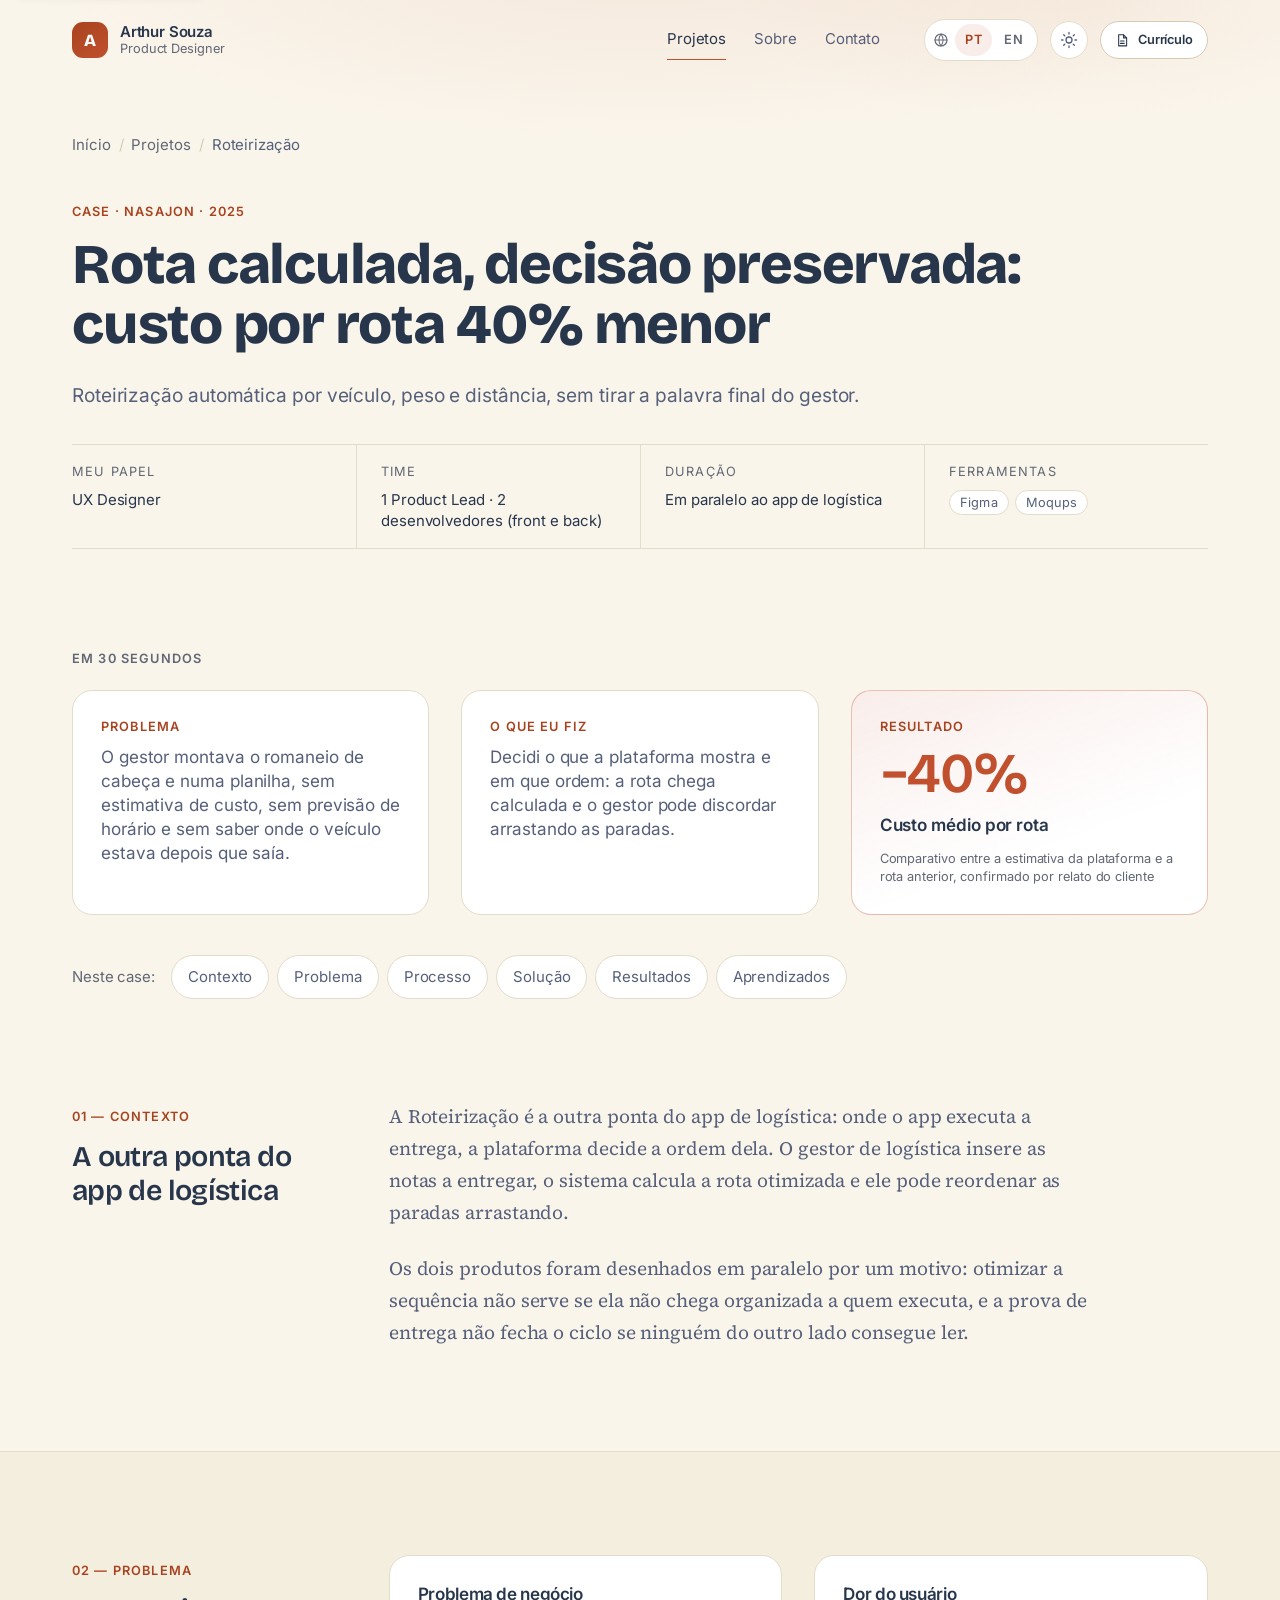
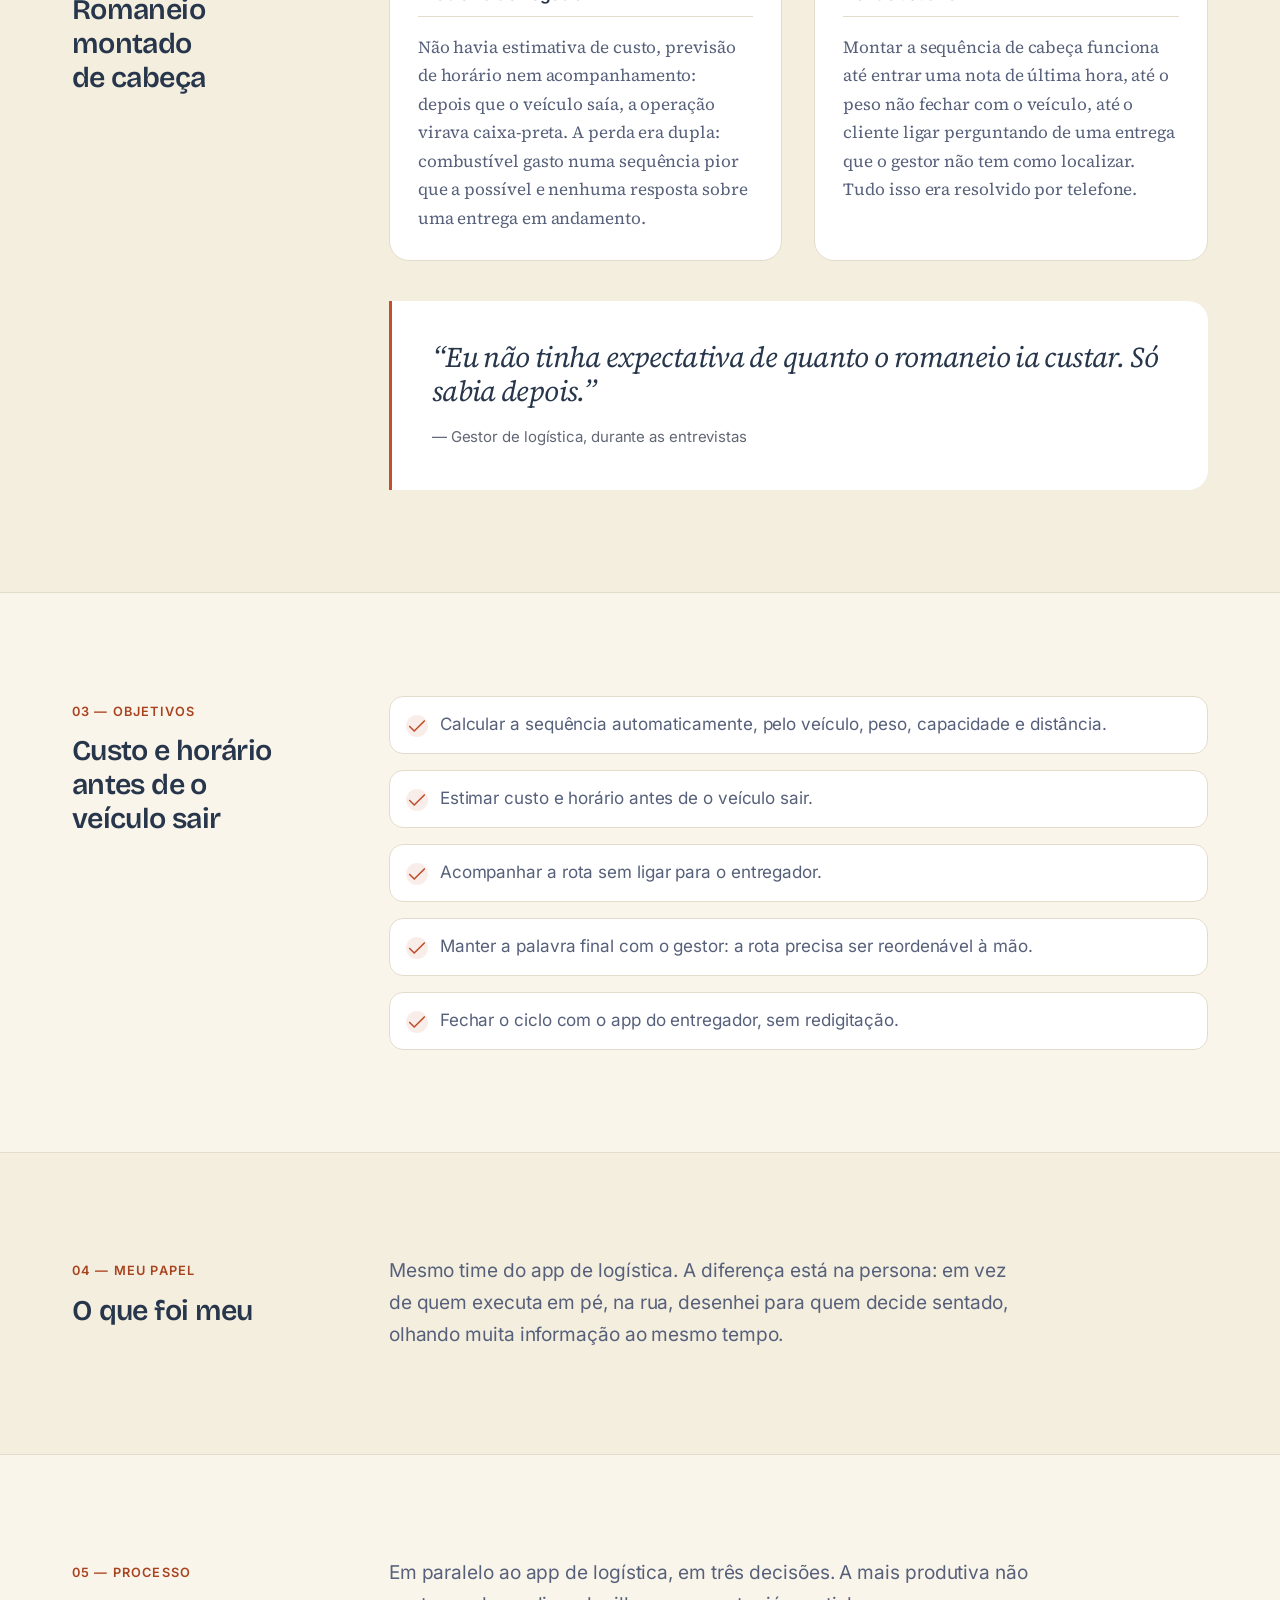
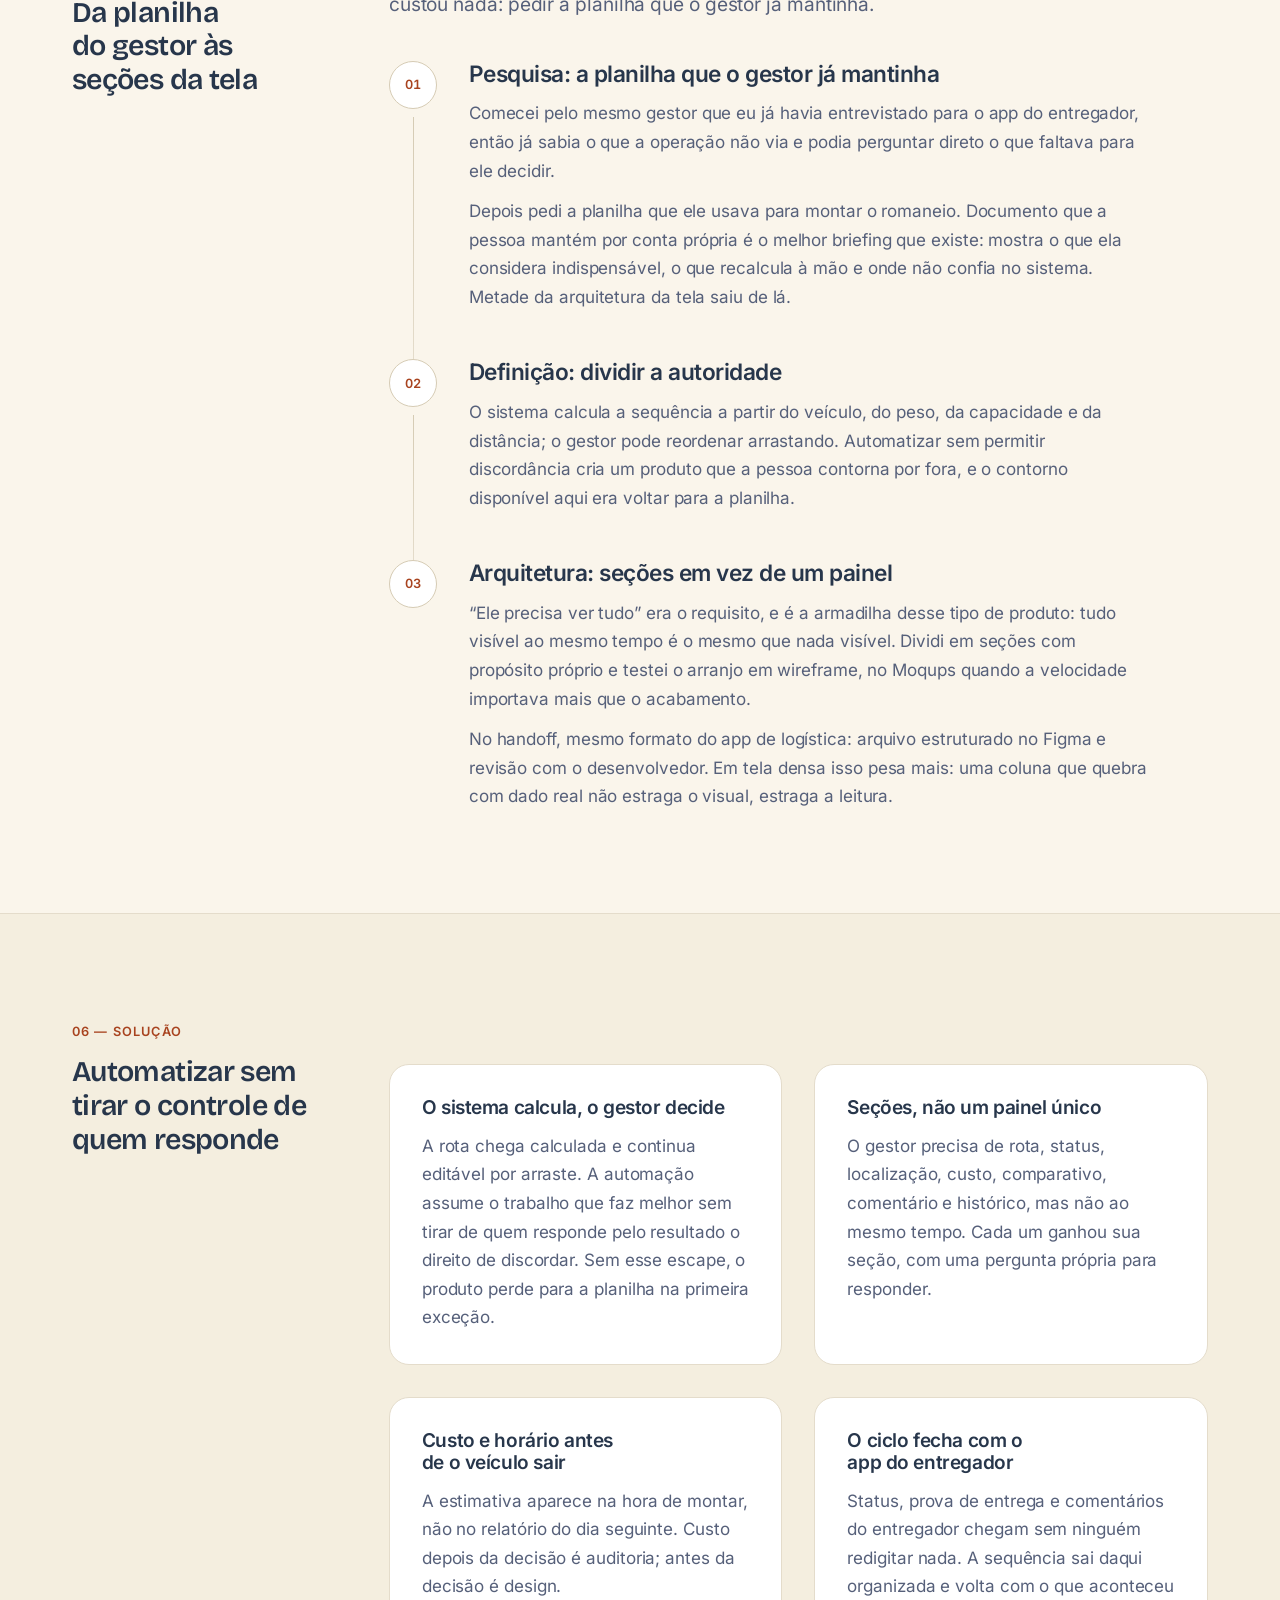
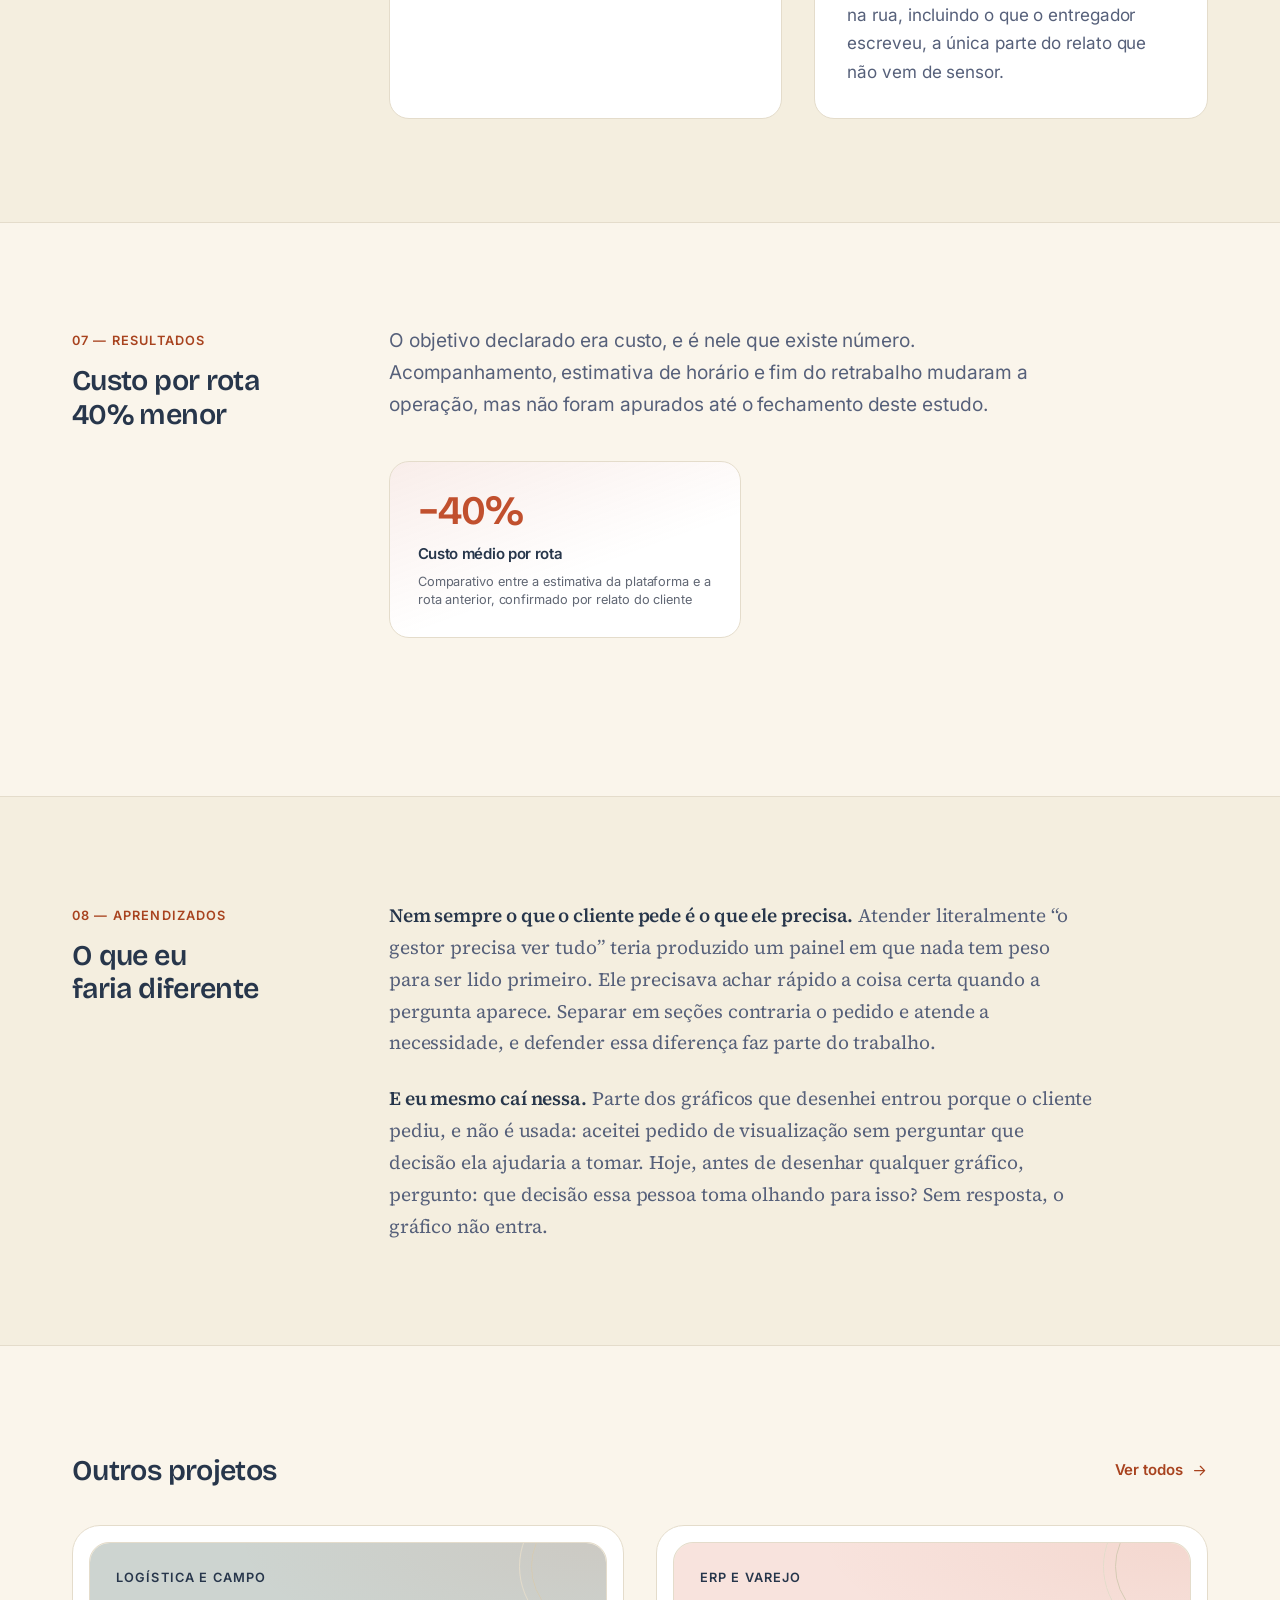
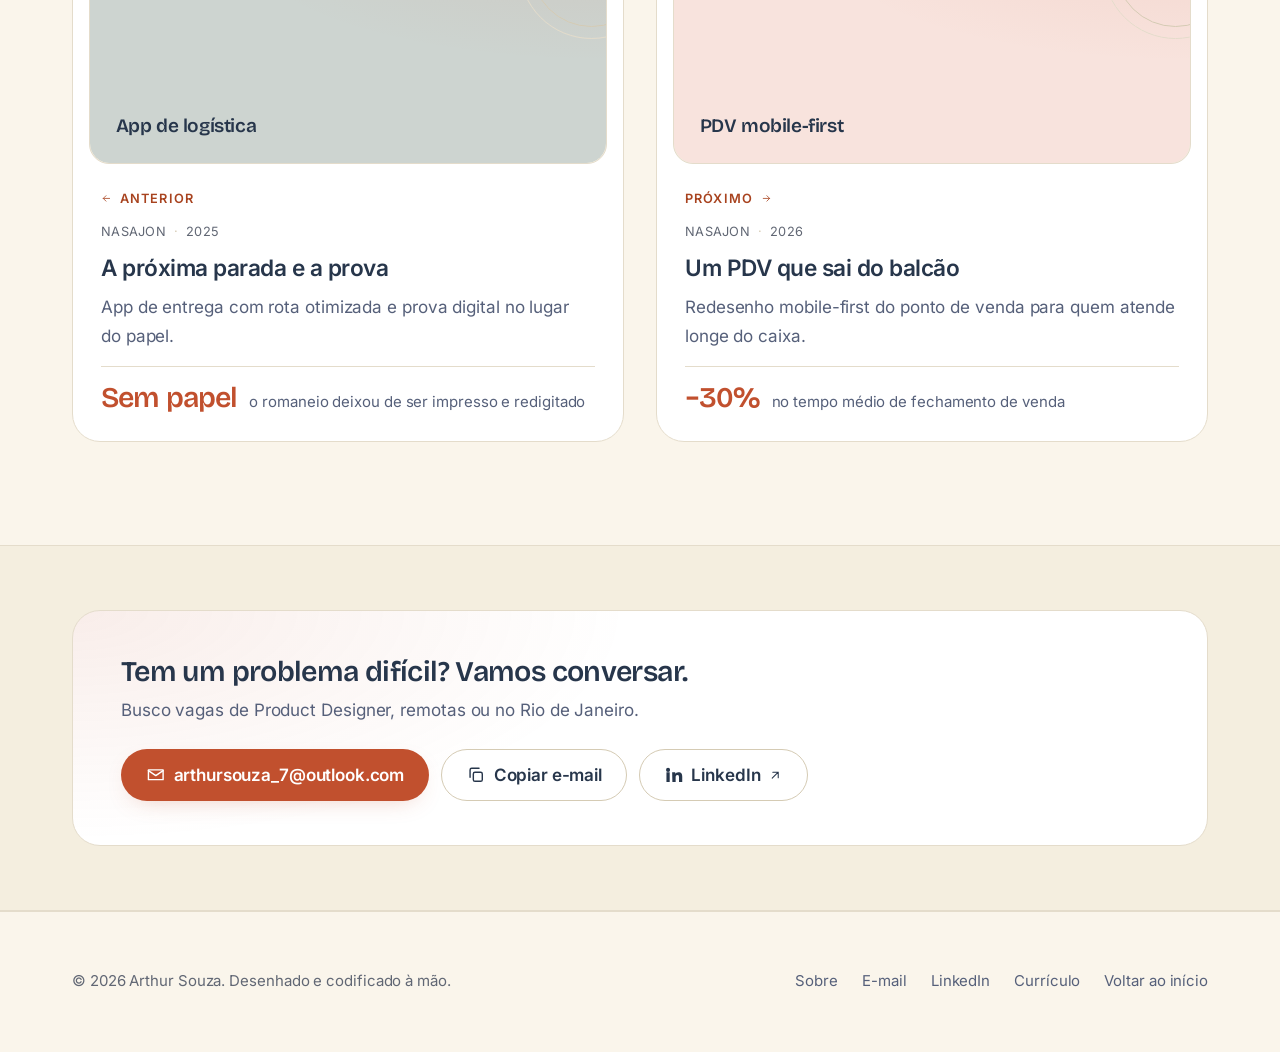
<file: projects/projeto-03.html>
﻿<!DOCTYPE html>
<!--
  ============================================================================
  ESTUDO DE CASO 03 — NASAJON · ROTEIRIZAÇÃO (PLATAFORMA DO GESTOR)
  ----------------------------------------------------------------------------
  Gerado a partir de projeto-template.html. A estrutura, as classes e os
  ganchos de comportamento são idênticos ao template — só o conteúdo muda.

  Para editar: o guia completo está no README (seção 7). Para trocar as
  imagens: apague a capa (<div class="cover">) e descomente o <img> logo
  abaixo dela. Figuras do corpo ainda sem imagem estão inteiras dentro de
  comentários marcados "IMAGEM PENDENTE:"; para publicar, salve o arquivo e
  tire o comentário. Nada mais precisa mudar.

  IDIOMAS — mesma regra da home (documentada no topo de ../index.html):
    • texto corrido  → elementos gêmeos <p lang="pt-BR"> / <p lang="en">
    • títulos h1–h6  → spans gêmeos DENTRO do mesmo elemento
    • atributos      → data-en-alt, data-en-aria-label, data-en-content…

  CAMINHOS — este arquivo está em /projects/, então tudo da raiz usa "../".
  ============================================================================
-->
<html lang="pt-BR" class="no-js">
<head>
  <meta charset="UTF-8">
  <meta name="viewport" content="width=device-width, initial-scale=1">

  <!-- Bootstrap crítico — idêntico ao da home. Ver comentário em ../index.html -->
  <script>
    (function () {
      var root = document.documentElement;
      root.classList.remove('no-js');
      root.classList.add('js');

      var lang = null;
      var theme = null;

      try {
        lang = localStorage.getItem('portfolio-lang');
        theme = localStorage.getItem('portfolio-theme');
      } catch (err) { /* localStorage bloqueado: segue nos padrões */ }

      if (lang === 'en') {
        root.setAttribute('data-lang', 'en');
        root.setAttribute('lang', 'en');
      }

      /* Sem escolha salva, vale a preferência do sistema. */
      if (theme !== 'claro' && theme !== 'escuro') {
        theme = window.matchMedia &&
                window.matchMedia('(prefers-color-scheme: light)').matches
          ? 'claro'
          : 'escuro';
      }
      root.setAttribute('data-theme', theme);
    })();
  </script>

  <!-- ==================== SEO ==================== -->
  <title data-en="Route calculated, decision preserved — Case study · Arthur Souza">Rota calculada, decisão preservada — Case · Arthur Souza</title>

  <meta name="description"
        content="Como desenhei a plataforma de roteirização de um ERP: cálculo automático de rota por veículo, peso e distância, com override manual do gestor e −40% no custo por rota."
        data-en-content="How I designed the routing platform of an ERP: automatic route calculation by vehicle, weight and distance, with manual override for the manager and −40% cost per route.">

  <meta name="author" content="Arthur Souza">
  <meta name="robots" content="index, follow">
  <!-- Valor do modo escuro (o padrão); o script.js reescreve ao trocar. -->
  <meta name="theme-color" content="#20293A">

  <!-- canonical e og:url ativas. og:image e twitter:image ficam comentadas ("PUBLICAR:") até o arquivo de imagem existir: veja o topo do <head> do index.html e o README, seção 2. -->
  <link rel="canonical" href="https://rthursouza.github.io/projects/projeto-03.html">

  <meta property="og:type" content="article">
  <meta property="og:url" content="https://rthursouza.github.io/projects/projeto-03.html">
  <meta property="og:site_name" content="Arthur Souza">
  <meta property="og:locale" content="pt_BR">
  <meta property="og:locale:alternate" content="en_US">
  <meta property="og:title"
        content="Rota calculada, decisão preservada — Case · Arthur Souza"
        data-en-content="Route calculated, decision preserved — Case study · Arthur Souza">
  <meta property="og:description"
        content="Rota calculada automaticamente, decisão preservada com o gestor. Seções em vez de painel único, e 40% menos custo por rota."
        data-en-content="Route calculated automatically, decision preserved with the manager. Sections instead of one dashboard, and 40% less cost per route.">
  <!-- OG IMAGE — 1200×630px -->
  <!-- PUBLICAR: <meta property="og:image" content="https://rthursouza.github.io/assets/images/og-projeto-03.jpg"> -->
  <meta property="og:image:width" content="1200">
  <meta property="og:image:height" content="630">
  <meta property="og:image:alt"
        content="Case: rota calculada, decisão preservada, por Arthur Souza"
        data-en-content="Case study: route calculated, decision preserved, by Arthur Souza">

  <meta name="twitter:card" content="summary_large_image">
  <meta name="twitter:title"
        content="Rota calculada, decisão preservada — Case · Arthur Souza"
        data-en-content="Route calculated, decision preserved — Case study · Arthur Souza">
  <meta name="twitter:description"
        content="Rota calculada automaticamente, decisão preservada com o gestor. Seções em vez de painel único, e 40% menos custo por rota."
        data-en-content="Route calculated automatically, decision preserved with the manager. Sections instead of one dashboard, and 40% less cost per route.">
  <!-- PUBLICAR: <meta name="twitter:image" content="https://rthursouza.github.io/assets/images/og-projeto-03.jpg"> -->

  <!-- ==================== FAVICON ==================== -->
  <link rel="icon" href="data:image/svg+xml,%3Csvg xmlns='http://www.w3.org/2000/svg' viewBox='0 0 32 32'%3E%3Crect width='32' height='32' rx='8' fill='%2320293A'/%3E%3Ctext x='16' y='22' font-family='system-ui,sans-serif' font-size='17' font-weight='700' fill='%23E08A63' text-anchor='middle'%3EA%3C/text%3E%3C/svg%3E">
  <!--
  <link rel="icon" href="../assets/favicon/favicon.ico" sizes="32x32">
  <link rel="icon" href="../assets/favicon/favicon.svg" type="image/svg+xml">
  <link rel="apple-touch-icon" href="../assets/favicon/apple-touch-icon.png">
  <link rel="manifest" href="../assets/favicon/site.webmanifest">
  -->

  <!-- ==================== TIPOGRAFIA ====================
       Fontes locais em assets/fonts/, declaradas em @font-face no topo do
       style.css. Nenhuma requisição a CDN. Ver a nota completa em
       ../index.html. -->
  <link rel="preload" as="font" type="font/woff2" crossorigin
        href="../assets/fonts/inter-latin-400-normal.woff2">
  <link rel="preload" as="font" type="font/woff2" crossorigin
        href="../assets/fonts/bricolage-grotesque-latin-800-normal.woff2">

  <link rel="stylesheet" href="../style.css">
  <script src="../script.js" defer></script>
</head>

<body class="page-case">

  <a class="skip-link" href="#conteudo">
    <span lang="pt-BR">Pular para o conteúdo</span><span lang="en">Skip to content</span>
  </a>

  <div class="nav-sentinel" data-nav-sentinel aria-hidden="true"></div>

  <!-- ==========================================================================
       SPRITE DE ÍCONES — idêntico ao da home (inline evita requisição e
       funciona ao abrir o arquivo localmente, onde <use href="externo"> falha).
       ========================================================================== -->
  <svg class="svg-sprite" xmlns="http://www.w3.org/2000/svg" width="0" height="0"
       aria-hidden="true" focusable="false">
    <symbol id="i-arrow-right" viewBox="0 0 24 24" fill="none" stroke="currentColor"
            stroke-width="1.75" stroke-linecap="round" stroke-linejoin="round">
      <path d="M5 12h14M13 6l6 6-6 6"/>
    </symbol>
    <symbol id="i-arrow-left" viewBox="0 0 24 24" fill="none" stroke="currentColor"
            stroke-width="1.75" stroke-linecap="round" stroke-linejoin="round">
      <path d="M19 12H5M11 6l-6 6 6 6"/>
    </symbol>
    <symbol id="i-arrow-up-right" viewBox="0 0 24 24" fill="none" stroke="currentColor"
            stroke-width="1.75" stroke-linecap="round" stroke-linejoin="round">
      <path d="M7 17 17 7M8 7h9v9"/>
    </symbol>
    <symbol id="i-menu" viewBox="0 0 24 24" fill="none" stroke="currentColor"
            stroke-width="1.75" stroke-linecap="round" stroke-linejoin="round">
      <path d="M4 7h16M4 12h16M4 17h16"/>
    </symbol>
    <symbol id="i-close" viewBox="0 0 24 24" fill="none" stroke="currentColor"
            stroke-width="1.75" stroke-linecap="round" stroke-linejoin="round">
      <path d="m6 6 12 12M18 6 6 18"/>
    </symbol>
    <symbol id="i-mail" viewBox="0 0 24 24" fill="none" stroke="currentColor"
            stroke-width="1.75" stroke-linecap="round" stroke-linejoin="round">
      <path d="M3 6h18v12H3z"/><path d="m3 7 9 6 9-6"/>
    </symbol>
    <symbol id="i-linkedin" viewBox="0 0 24 24" fill="currentColor">
      <path d="M4.98 3.5a2.5 2.5 0 1 1 0 5 2.5 2.5 0 0 1 0-5ZM3 9h4v12H3zM10 9h3.8v1.7h.05c.53-.95 1.83-1.95 3.77-1.95 4.03 0 4.78 2.5 4.78 5.75V21h-4v-5.6c0-1.34-.03-3.06-1.9-3.06-1.9 0-2.2 1.45-2.2 2.96V21h-4z"/>
    </symbol>
    <symbol id="i-file" viewBox="0 0 24 24" fill="none" stroke="currentColor"
            stroke-width="1.75" stroke-linecap="round" stroke-linejoin="round">
      <path d="M14 3v5h5"/><path d="M6 3h8l5 5v13H6z"/><path d="M9 13h6M9 17h6"/>
    </symbol>
    <symbol id="i-chevron-left" viewBox="0 0 24 24" fill="none" stroke="currentColor"
            stroke-width="1.75" stroke-linecap="round" stroke-linejoin="round">
      <path d="m15 6-6 6 6 6"/>
    </symbol>
    <symbol id="i-chevron-right" viewBox="0 0 24 24" fill="none" stroke="currentColor"
            stroke-width="1.75" stroke-linecap="round" stroke-linejoin="round">
      <path d="m9 6 6 6-6 6"/>
    </symbol>
    <symbol id="i-expand" viewBox="0 0 24 24" fill="none" stroke="currentColor"
            stroke-width="1.75" stroke-linecap="round" stroke-linejoin="round">
      <path d="M9 3H3v6M15 21h6v-6M21 9V3h-6M3 15v6h6"/>
    </symbol>
    <symbol id="i-copy" viewBox="0 0 24 24" fill="none" stroke="currentColor"
            stroke-width="1.75" stroke-linecap="round" stroke-linejoin="round">
      <rect x="9" y="9" width="11" height="11" rx="2"/><path d="M5 15V6a2 2 0 0 1 2-2h9"/>
    </symbol>

    <symbol id="i-check" viewBox="0 0 24 24" fill="none" stroke="currentColor"
            stroke-width="1.75" stroke-linecap="round" stroke-linejoin="round">
      <path d="m4 12.5 5 5 11-11"/>
    </symbol>
    <symbol id="i-globe" viewBox="0 0 24 24" fill="none" stroke="currentColor"
            stroke-width="1.75" stroke-linecap="round" stroke-linejoin="round">
      <circle cx="12" cy="12" r="9"/><path d="M3 12h18"/>
      <path d="M12 3a15 15 0 0 1 0 18a15 15 0 0 1 0-18Z"/>
    </symbol>
    <symbol id="i-sun" viewBox="0 0 24 24" fill="none" stroke="currentColor"
            stroke-width="1.75" stroke-linecap="round" stroke-linejoin="round">
      <circle cx="12" cy="12" r="4"/>
      <path d="M12 2v2M12 20v2M2 12h2M20 12h2M4.9 4.9l1.4 1.4M17.7 17.7l1.4 1.4M4.9 19.1l1.4-1.4M17.7 6.3l1.4-1.4"/>
    </symbol>
    <symbol id="i-moon" viewBox="0 0 24 24" fill="none" stroke="currentColor"
            stroke-width="1.75" stroke-linecap="round" stroke-linejoin="round">
      <path d="M20.5 14.3A8.5 8.5 0 0 1 9.7 3.5a7.5 7.5 0 1 0 10.8 10.8Z"/>
    </symbol>
  </svg>

  <!-- ==========================================================================
       HEADER — nas páginas de case, os links apontam para as âncoras da home
       ========================================================================== -->
  <header class="header" data-header>
    <div class="container header__inner">

      <a class="brand" href="../index.html" aria-label="Arthur Souza — voltar ao início"
         data-en-aria-label="Arthur Souza — back to home">
        <span class="brand__mark" aria-hidden="true">A</span>
        <span class="brand__text">
          <span class="brand__name">Arthur Souza</span>
          <span class="brand__role">
            <span lang="pt-BR">Product Designer</span><span lang="en">Product Designer</span>
          </span>
        </span>
      </a>

      <!-- Navegação principal — o mesmo <ul> serve desktop e drawer mobile -->
      <nav class="nav" id="nav-principal" data-nav-panel
           aria-label="Navegação principal" data-en-aria-label="Main navigation">
        <!-- Mesmo menu da home. O case fica dentro de "Projetos" (por isso
             aria-current="true", e não "page"); "Sobre" leva à página
             própria e Contato desce para o #contato no fim desta página. Sem
             data-scrollspy: não há seções para acompanhar. -->
        <ul class="nav__list">
          <li class="nav__item">
            <a class="nav__link" href="../projetos.html" aria-current="true">
              <span lang="pt-BR">Projetos</span><span lang="en">Work</span>
            </a>
          </li>
          <li class="nav__item">
            <a class="nav__link" href="../sobre.html">
              <span lang="pt-BR">Sobre</span><span lang="en">About</span>
            </a>
          </li>
          <li class="nav__item">
            <a class="nav__link" href="#contato">
              <span lang="pt-BR">Contato</span><span lang="en">Contact</span>
            </a>
          </li>
        </ul>

        <div class="nav__actions">
          <div class="nav__prefs">
            <!-- SELETOR DE IDIOMA -->
            <div class="lang-switch" role="group"
                 aria-label="Selecionar idioma" data-en-aria-label="Select language"
                 data-lang-switch>
              <svg class="icon lang-switch__icon" aria-hidden="true" focusable="false">
                <use href="#i-globe"></use>
              </svg>
              <button class="lang-switch__btn" type="button"
                      data-lang-value="pt-BR" aria-pressed="true" lang="pt-BR">PT</button>
              <button class="lang-switch__btn" type="button"
                      data-lang-value="en" aria-pressed="false" lang="en">EN</button>
            </div>

            <!--
              ALTERNÂNCIA DE TEMA
              O rótulo é fixo ("Modo claro") e quem carrega o estado é o
              aria-pressed — mesmo contrato do botão do menu, que mantém
              "Abrir menu" nos dois estados e deixa o aria-expanded falar.
              Reescrever o rótulo criaria um segundo dono para a informação
              e brigaria com a troca de idioma, que também escreve nele.
            -->
            <button class="theme-toggle" type="button"
                    data-theme-toggle
                    aria-pressed="false"
                    aria-label="Modo claro" data-en-aria-label="Light mode">
              <svg class="icon theme-toggle__moon" aria-hidden="true" focusable="false">
                <use href="#i-moon"></use>
              </svg>
              <svg class="icon theme-toggle__sun" aria-hidden="true" focusable="false">
                <use href="#i-sun"></use>
              </svg>
            </button>
          </div>

          <!--
            CURRÍCULO — salve o PDF em assets/ com este nome exato.
            Abre em nova aba (e não baixa): quem está avaliando dá uma olhada
            rápida sem se comprometer a guardar arquivo. rel="noopener" basta
            aqui, porque o PDF é do próprio domínio.
          -->
          <a class="btn btn--secondary btn--sm"
             href="../assets/curriculo-arthursouza-ux.pdf"
             target="_blank" rel="noopener">
            <svg class="icon" aria-hidden="true" focusable="false">
              <use href="#i-file"></use>
            </svg>
            <span lang="pt-BR">Currículo</span><span lang="en">Resume</span>
            <span class="visually-hidden">
              <span lang="pt-BR">(PDF, abre em nova aba)</span><span lang="en">(PDF, opens in a new tab)</span>
            </span>
          </a>
        </div>
      </nav>

      <!-- Botão do menu mobile -->
      <button class="nav-toggle" type="button"
              data-nav-toggle
              aria-controls="nav-principal"
              aria-expanded="false"
              aria-label="Abrir menu" data-en-aria-label="Open menu">
        <svg class="icon nav-toggle__open" aria-hidden="true" focusable="false">
          <use href="#i-menu"></use>
        </svg>
        <svg class="icon nav-toggle__close" aria-hidden="true" focusable="false">
          <use href="#i-close"></use>
        </svg>
      </button>

    </div>
  </header>

  <div class="nav-backdrop" data-nav-backdrop hidden></div>

  <main id="conteudo" class="main">

    <article class="case">

      <!-- ==================================================================== -->
      <!-- 01 · HERO                                                            -->
      <!-- ==================================================================== -->
      <header class="case-hero section" aria-labelledby="case-titulo">
        <div class="container">

          <nav class="breadcrumb" aria-label="Você está aqui"
               data-en-aria-label="Breadcrumb">
            <ol class="breadcrumb__list">
              <li class="breadcrumb__item">
                <a class="breadcrumb__link" href="../index.html">
                  <span lang="pt-BR">Início</span><span lang="en">Home</span>
                </a>
              </li>
              <li class="breadcrumb__item">
                <a class="breadcrumb__link" href="../projetos.html">
                  <span lang="pt-BR">Projetos</span><span lang="en">Work</span>
                </a>
              </li>
              <li class="breadcrumb__item" aria-current="page">
                <span lang="pt-BR">Roteirização</span><span lang="en">Route planning</span>
              </li>
            </ol>
          </nav>

          <!-- Empresa e ano vivem no eyebrow; a ficha abaixo da imagem fica
               só com Papel · Time · Duração · Ferramentas. -->
          <p class="eyebrow" data-reveal>
            <span lang="pt-BR">Case · Nasajon · 2025</span><span lang="en">Case study · Nasajon · 2025</span>
          </p>

          <h1 class="case-hero__title" id="case-titulo" data-reveal>
            <span lang="pt-BR">Rota calculada, decisão preservada: custo por rota 40% menor</span><span lang="en">Route calculated, decision preserved: cost per route down 40%</span>
          </h1>

          <!-- SUBTÍTULO — uma linha. O parágrafo de abertura que vivia aqui
               passou para o cartão "Problema" do bloco Em 30 segundos. -->
          <p class="case-hero__lead" data-reveal lang="pt-BR">
            Roteirização automática por veículo, peso e distância, sem
            tirar a palavra final do gestor.
          </p>
          <p class="case-hero__lead" data-reveal lang="en">
            Automatic route planning by vehicle, weight and distance,
            without taking the final say away from the manager.
          </p>

        </div>

        <!-- HERO IMAGE -->
        <!-- IMAGEM PENDENTE: hero do case (projeto-03-hero.jpg, 2100×900). Para publicar: salve a imagem, tire este comentário, apague a capa e descomente o <img>.
             O <img> já vem pronto dentro deste comentário (comentário HTML não
             pode ficar dentro de outro). É a imagem LCP desta página: eager +
             fetchpriority="high"; nunca troque por lazy.
        <div class="container container--wide case-hero__media" data-reveal>
          <figure class="media media--21x9 media--framed">
            <div class="cover cover--tone-3" role="img"
                 aria-label="Capa do case Roteirização"
                 data-en-aria-label="Case study cover, route planning">
              <span class="cover__eyebrow"><span lang="pt-BR">Gestão e análise</span><span lang="en">Management &amp; Analytics</span></span>
              <span class="cover__title"><span lang="pt-BR">Roteirização</span><span lang="en">Route planning</span></span>
            </div>
            <img src="../assets/images/projeto-03-hero.jpg"
                 alt="Tela da plataforma de roteirização com a rota calculada e as seções de acompanhamento"
                 data-en-alt="Routing platform screen with the calculated route and the tracking sections"
                 width="2100" height="900"
                 loading="eager" fetchpriority="high" decoding="async">
          </figure>
        </div>
        -->

        <div class="container">
          <!-- FICHA DO PROJETO — faixa horizontal logo abaixo da imagem hero
               (ou do subtítulo, enquanto a imagem estiver pendente) -->
          <dl class="case-facts" data-reveal>
            <div class="case-facts__row">
              <dt class="case-facts__label">
                <span lang="pt-BR">Meu papel</span><span lang="en">My role</span>
              </dt>
              <dd class="case-facts__value">
                <span lang="pt-BR">UX Designer</span><span lang="en">UX Designer</span>
              </dd>
            </div>
            <div class="case-facts__row">
              <dt class="case-facts__label">
                <span lang="pt-BR">Time</span><span lang="en">Team</span>
              </dt>
              <dd class="case-facts__value">
                <span lang="pt-BR">1 Product Lead · 2 desenvolvedores (front e back)</span><span lang="en">1 Product Lead · 2 developers (front and back)</span>
              </dd>
            </div>
            <div class="case-facts__row">
              <dt class="case-facts__label">
                <span lang="pt-BR">Duração</span><span lang="en">Duration</span>
              </dt>
              <dd class="case-facts__value">
                <span lang="pt-BR">Em paralelo ao app de logística</span><span lang="en">Alongside the logistics app</span>
              </dd>
            </div>
            <div class="case-facts__row">
              <dt class="case-facts__label">
                <span lang="pt-BR">Ferramentas</span><span lang="en">Tools</span>
              </dt>
              <dd class="case-facts__value">
                <ul class="chips chips--sm">
                  <li class="chip chip--sm">Figma</li>
                  <li class="chip chip--sm">Moqups</li>
                </ul>
              </dd>
            </div>
          </dl>
        </div>
      </header>

      <!-- ==================================================================== -->
      <!-- EM 30 SEGUNDOS + ÍNDICE                                              -->
      <!-- Texto tirado do próprio case — nada escrito do zero. Problema: o     -->
      <!-- antigo parágrafo de abertura. O que eu fiz: seção 04 (Meu papel).    -->
      <!-- Resultado: a métrica da seção 07.                                    -->
      <!-- ==================================================================== -->
      <section class="section case-tldr" aria-labelledby="resumo-titulo">
        <div class="container">

          <h2 class="case-tldr__title" id="resumo-titulo" data-reveal>
            <span lang="pt-BR">Em 30 segundos</span><span lang="en">At a glance</span>
          </h2>

          <div class="tldr" data-reveal>

            <div class="tldr__card">
              <h3 class="tldr__label">
                <span lang="pt-BR">Problema</span><span lang="en">Problem</span>
              </h3>
              <p class="tldr__text" lang="pt-BR">
                O gestor montava o romaneio de cabeça e numa planilha,
                sem estimativa de custo, sem previsão de horário e sem
                saber onde o veículo estava depois que saía.
              </p>
              <p class="tldr__text" lang="en">
                The manager assembled the manifest in his head and in a
                spreadsheet, with no cost estimate, no schedule forecast
                and no idea where the vehicle was once it left.
              </p>
            </div>

            <div class="tldr__card">
              <h3 class="tldr__label">
                <span lang="pt-BR">O que eu fiz</span><span lang="en">What I did</span>
              </h3>
              <p class="tldr__text" lang="pt-BR">
                Decidi o que a plataforma mostra e em que ordem: a rota chega
                calculada e o gestor pode discordar arrastando as paradas.
              </p>
              <p class="tldr__text" lang="en">
                I decided what the platform shows and in what order: the route
                arrives calculated, and the manager can disagree by dragging
                stops.
              </p>
            </div>

            <div class="tldr__card tldr__card--result">
              <h3 class="tldr__label">
                <span lang="pt-BR">Resultado</span><span lang="en">Result</span>
              </h3>
              <p class="tldr__value">−40%</p>
              <p class="tldr__text">
                <span lang="pt-BR">Custo médio por rota</span><span lang="en">Average cost per route</span>
              </p>
              <p class="tldr__note">
                <span lang="pt-BR">Comparativo entre a estimativa da plataforma e a rota anterior, confirmado por relato do cliente</span><span lang="en">Comparison between the platform's estimate and the previous route, confirmed by client report</span>
              </p>
            </div>

          </div>

          <!-- ÍNDICE — o rótulo visível é aria-hidden porque o nome do <nav>
               já diz a mesma coisa ao leitor de tela. -->
          <nav class="case-toc" aria-label="Neste case"
               data-en-aria-label="In this case study" data-reveal>
            <p class="case-toc__label" aria-hidden="true">
              <span lang="pt-BR">Neste case:</span><span lang="en">In this case study:</span>
            </p>
            <ul class="case-toc__list">
              <li><a class="case-toc__link" href="#contexto"><span lang="pt-BR">Contexto</span><span lang="en">Context</span></a></li>
              <li><a class="case-toc__link" href="#desafio"><span lang="pt-BR">Problema</span><span lang="en">Problem</span></a></li>
              <li><a class="case-toc__link" href="#processo"><span lang="pt-BR">Processo</span><span lang="en">Process</span></a></li>
              <li><a class="case-toc__link" href="#solucao"><span lang="pt-BR">Solução</span><span lang="en">Solution</span></a></li>
              <li><a class="case-toc__link" href="#resultados"><span lang="pt-BR">Resultados</span><span lang="en">Results</span></a></li>
              <li><a class="case-toc__link" href="#aprendizados"><span lang="pt-BR">Aprendizados</span><span lang="en">Learnings</span></a></li>
            </ul>
          </nav>

        </div>
      </section>

      <!-- ==================================================================== -->
      <!-- 02 · CONTEXTO                                                        -->
      <!-- ==================================================================== -->
      <section class="section" id="contexto" aria-labelledby="contexto-titulo">
        <div class="container case-section">

          <header class="section-head case-section__head" data-reveal>
            <p class="eyebrow">
              <span lang="pt-BR">01 — Contexto</span><span lang="en">01 — Context</span>
            </p>
            <h2 class="section-head__title" id="contexto-titulo">
              <span lang="pt-BR">A outra ponta do app de logística</span><span lang="en">The other end of the logistics app</span>
            </h2>
          </header>

          <div class="case-section__body">
            <div class="prose" data-reveal>
              <p lang="pt-BR">
                A Roteirização é a outra ponta do app de logística: onde o app
                executa a entrega, a plataforma decide a ordem dela. O gestor
                de logística insere as notas a entregar, o sistema calcula a
                rota otimizada e ele pode reordenar as paradas arrastando.
              </p>
              <p lang="en">
                Roteirização is the other end of the logistics app: where the
                app executes the delivery, this platform decides its order.
                The logistics manager enters the invoices to deliver, the
                system calculates the optimized route and he can reorder the
                stops by dragging.
              </p>
              <p lang="pt-BR">
                Os dois produtos foram desenhados em paralelo por um motivo:
                otimizar a sequência não serve se ela não chega organizada a
                quem executa, e a prova de entrega não fecha o ciclo se
                ninguém do outro lado consegue ler.
              </p>
              <p lang="en">
                The two products were designed in parallel for a reason:
                optimizing the sequence is worthless if it doesn't reach the
                person executing it in an organized form, and proof of
                delivery doesn't close the loop if nobody on the other side
                can read it.
              </p>
            </div>
            <!-- PESQUISA -->
            <!-- IMAGEM PENDENTE: A rota otimizada e o override manual (1600×900).
                 Para publicar: salve o arquivo e tire este comentário.
            <figure class="media media--16x9" data-reveal>
              <img src="../assets/images/projeto-03-contexto.png"
                   alt="Tela da Roteirização com a rota calculada pelo sistema e as paradas reordenáveis por arraste"
                   data-en-alt="Roteirização screen with the system-calculated route and stops reorderable by dragging"
                   width="1600" height="900" loading="lazy" decoding="async">
              <figcaption class="media__caption">
                <span lang="pt-BR">O sistema calcula a sequência a partir do veículo, do peso e da distância — e o gestor mantém a palavra final, reordenando por arraste.</span><span lang="en">The system calculates the sequence from the vehicle, the weight and the distance — and the manager keeps the final say, reordering by dragging.</span>
              </figcaption>
            </figure>
            -->

          </div>
        </div>
      </section>

      <!-- ==================================================================== -->
      <!-- 03 · DESAFIO / PROBLEMA                                              -->
      <!-- ==================================================================== -->
      <section class="section section--alt" id="desafio" aria-labelledby="desafio-titulo">
        <div class="container case-section">

          <header class="section-head case-section__head" data-reveal>
            <p class="eyebrow">
              <span lang="pt-BR">02 — Problema</span><span lang="en">02 — Problem</span>
            </p>
            <h2 class="section-head__title" id="desafio-titulo">
              <span lang="pt-BR">Romaneio montado de cabeça</span><span lang="en">Manifests built from memory</span>
            </h2>
          </header>

          <div class="case-section__body">
            <div class="two-col" data-reveal>

              <div class="two-col__col">
                <h3 class="two-col__title">
                  <span lang="pt-BR">Problema de negócio</span><span lang="en">Business problem</span>
                </h3>
                <div class="prose prose--sm">
                  <p lang="pt-BR">
                    Não havia estimativa de custo, previsão de horário nem
                    acompanhamento: depois que o veículo saía, a operação
                    virava caixa-preta. A perda era dupla: combustível gasto
                    numa sequência pior que a possível e nenhuma resposta
                    sobre uma entrega em andamento.
                  </p>
                  <p lang="en">
                    There were no cost estimates, no schedule forecasts and no
                    tracking: once the vehicle left, the operation became a
                    black box. The loss was twofold: fuel spent on a worse
                    sequence than possible, and no answer about a delivery in
                    progress.
                  </p>
                </div>
              </div>

              <div class="two-col__col">
                <h3 class="two-col__title">
                  <span lang="pt-BR">Dor do usuário</span><span lang="en">User pain</span>
                </h3>
                <div class="prose prose--sm">
                  <p lang="pt-BR">
                    Montar a sequência de cabeça funciona até entrar uma nota
                    de última hora, até o peso não fechar com o veículo, até o
                    cliente ligar perguntando de uma entrega que o gestor não
                    tem como localizar. Tudo isso era resolvido por telefone.
                  </p>
                  <p lang="en">
                    Building the sequence in your head works until a
                    last-minute invoice arrives, until the weight doesn't fit
                    the vehicle, until a client calls about a delivery the
                    manager can't locate. All of it was solved on the phone.
                  </p>
                </div>
              </div>

            </div>

            <!-- INSIGHTS -->
            <blockquote class="quote quote--lg" data-reveal>
              <p class="quote__text" lang="pt-BR">
                “Eu não tinha expectativa de quanto o romaneio ia custar. Só sabia
                depois.”
              </p>
              <p class="quote__text" lang="en">
                “I had no expectation of what the manifest would cost. I only knew
                afterwards.”
              </p>
              <footer class="quote__author">
                <span lang="pt-BR">— Gestor de logística, durante as entrevistas</span><span lang="en">— Logistics manager, during the interviews</span>
              </footer>
            </blockquote>
          </div>
        </div>
      </section>

      <!-- ==================================================================== -->
      <!-- 04 · OBJETIVOS                                                       -->
      <!-- ==================================================================== -->
      <section class="section" id="objetivos" aria-labelledby="objetivos-titulo">
        <div class="container case-section">

          <header class="section-head case-section__head" data-reveal>
            <p class="eyebrow">
              <span lang="pt-BR">03 — Objetivos</span><span lang="en">03 — Goals</span>
            </p>
            <h2 class="section-head__title" id="objetivos-titulo">
              <span lang="pt-BR">Custo e horário antes de o veículo sair</span><span lang="en">Cost and timing before the vehicle leaves</span>
            </h2>
          </header>

          <div class="case-section__body">
            <ul class="checklist" data-reveal>
              <li class="checklist__item">
                <svg class="icon checklist__icon" aria-hidden="true" focusable="false">
                  <use href="#i-check"></use>
                </svg>
                <span lang="pt-BR">Calcular a sequência automaticamente, pelo veículo, peso, capacidade e distância.</span><span lang="en">Calculate the sequence automatically, by vehicle, weight, capacity and distance.</span>
              </li>
              <li class="checklist__item">
                <svg class="icon checklist__icon" aria-hidden="true" focusable="false">
                  <use href="#i-check"></use>
                </svg>
                <span lang="pt-BR">Estimar custo e horário antes de o veículo sair.</span><span lang="en">Estimate cost and schedule before the vehicle leaves.</span>
              </li>
              <li class="checklist__item">
                <svg class="icon checklist__icon" aria-hidden="true" focusable="false">
                  <use href="#i-check"></use>
                </svg>
                <span lang="pt-BR">Acompanhar a rota sem ligar para o entregador.</span><span lang="en">Track the route without calling the driver.</span>
              </li>
              <li class="checklist__item">
                <svg class="icon checklist__icon" aria-hidden="true" focusable="false">
                  <use href="#i-check"></use>
                </svg>
                <span lang="pt-BR">Manter a palavra final com o gestor: a rota precisa ser reordenável à mão.</span><span lang="en">Keep the final say with the manager: the route has to be reorderable by hand.</span>
              </li>
              <li class="checklist__item">
                <svg class="icon checklist__icon" aria-hidden="true" focusable="false">
                  <use href="#i-check"></use>
                </svg>
                <span lang="pt-BR">Fechar o ciclo com o app do entregador, sem redigitação.</span><span lang="en">Close the loop with the driver app, with no retyping.</span>
              </li>
            </ul>

          </div>
        </div>
      </section>

      <!-- ==================================================================== -->
      <!-- 05 · MEU PAPEL                                                       -->
      <!-- ==================================================================== -->
      <section class="section section--alt" id="papel" aria-labelledby="papel-titulo">
        <div class="container case-section">

          <header class="section-head case-section__head" data-reveal>
            <p class="eyebrow">
              <span lang="pt-BR">04 — Meu papel</span><span lang="en">04 — My role</span>
            </p>
            <h2 class="section-head__title" id="papel-titulo">
              <span lang="pt-BR">O que foi meu</span><span lang="en">What was mine</span>
            </h2>
          </header>

          <div class="case-section__body">
            <p class="section-head__lead" data-reveal lang="pt-BR">
              Mesmo time do app de logística. A diferença está na persona: em
              vez de quem executa em pé, na rua, desenhei para quem decide
              sentado, olhando muita informação ao mesmo tempo.
            </p>
            <p class="section-head__lead" data-reveal lang="en">
              Same team as the logistics app. The difference is the persona:
              instead of someone executing on foot, out on the street, I
              designed for someone deciding while seated, looking at a lot of
              information at once.
            </p>

          </div>
        </div>
      </section>

      <!-- ==================================================================== -->
      <!-- 06 · PROCESSO                                                        -->
      <!-- ==================================================================== -->
      <section class="section" id="processo" aria-labelledby="processo-titulo">
        <div class="container case-section">

          <header class="section-head case-section__head" data-reveal>
            <p class="eyebrow">
              <span lang="pt-BR">05 — Processo</span><span lang="en">05 — Process</span>
            </p>
            <h2 class="section-head__title" id="processo-titulo">
              <span lang="pt-BR">Da planilha do gestor às seções da tela</span><span lang="en">From the manager's spreadsheet to screen sections</span>
            </h2>
          </header>

          <div class="case-section__body">
            <p class="section-head__lead" data-reveal lang="pt-BR">
              Em paralelo ao app de logística, em três decisões. A mais
              produtiva não custou nada: pedir a planilha que o gestor já
              mantinha.
            </p>
            <p class="section-head__lead" data-reveal lang="en">
              Running alongside the logistics app, in three decisions. The
              most productive one cost nothing: asking for the spreadsheet the
              manager already kept.
            </p>
            <ol class="timeline">

              <!-- PESQUISA -->
              <li class="timeline__step" data-reveal>
                <div class="timeline__marker" aria-hidden="true"><span>01</span></div>
                <div class="timeline__body">
                  <h3 class="timeline__title">
                    <span lang="pt-BR">Pesquisa: a planilha que o gestor já mantinha</span><span lang="en">Research: the spreadsheet the manager already kept</span>
                  </h3>
                  <p class="timeline__text" lang="pt-BR">
                    Comecei pelo mesmo gestor que eu já havia entrevistado para o
                    app do entregador, então já sabia o que a operação não via e
                    podia perguntar direto o que faltava para ele decidir.
                  </p>
                  <p class="timeline__text" lang="pt-BR">
                    Depois pedi a planilha que ele usava para montar o romaneio.
                    Documento que a pessoa mantém por conta própria é o melhor
                    briefing que existe: mostra o que ela considera indispensável, o
                    que recalcula à mão e onde não confia no sistema. Metade da
                    arquitetura da tela saiu de lá.
                  </p>
                  <p class="timeline__text" lang="en">
                    I started with the same manager I had interviewed for the driver
                    app, so I already knew what the operation couldn't see and could
                    ask directly what he was missing in order to decide.
                  </p>
                  <p class="timeline__text" lang="en">
                    Then I asked for the spreadsheet he used to assemble the
                    manifest. A document someone maintains on their own is the best
                    brief there is: it shows what they consider indispensable, what
                    they recalculate by hand and where they don't trust the system.
                    Half the screen's architecture came out of it.
                  </p>
                  <!-- PESQUISA -->
                  <!-- IMAGEM PENDENTE: Notas da entrevista com o gestor (1200×675).
                       Para publicar: salve o arquivo e tire este comentário.
                  <figure class="media media--16x9 media--sm">
                    <img src="../assets/images/projeto-03-pesquisa.png"
                         alt="Notas da entrevista com o gestor de logística, organizadas por decisão que ele precisa tomar"
                         data-en-alt="Notes from the logistics manager interview, organized by the decisions he needs to make"
                         width="1200" height="675" loading="lazy" decoding="async">
                  </figure>
                  -->
                  <!-- INSIGHTS -->
                  <!-- IMAGEM PENDENTE: A planilha, anotada (1200×675).
                       Para publicar: salve o arquivo e tire este comentário.
                  <figure class="media media--16x9 media--sm">
                    <img src="../assets/images/projeto-03-insights.png"
                         alt="A planilha antiga do gestor, anotada com o que virou requisito de tela"
                         data-en-alt="The manager's old spreadsheet, annotated with what became a screen requirement"
                         width="1200" height="675" loading="lazy" decoding="async">
                  </figure>
                  -->
                </div>
              </li>

              <!-- DEFINIÇÃO -->
              <li class="timeline__step" data-reveal>
                <div class="timeline__marker" aria-hidden="true"><span>02</span></div>
                <div class="timeline__body">
                  <h3 class="timeline__title">
                    <span lang="pt-BR">Definição: dividir a autoridade</span><span lang="en">Definition: splitting the authority</span>
                  </h3>
                  <p class="timeline__text" lang="pt-BR">
                    O sistema calcula a sequência a partir do veículo, do peso, da
                    capacidade e da distância; o gestor pode reordenar arrastando.
                    Automatizar sem permitir discordância cria um produto que a
                    pessoa contorna por fora, e o contorno disponível aqui era voltar
                    para a planilha.
                  </p>
                  <p class="timeline__text" lang="en">
                    The system calculates the sequence from the vehicle, the weight,
                    the capacity and the distance; the manager can reorder by
                    dragging. Automating without allowing disagreement creates a
                    product people route around, and the workaround available here
                    was going back to the spreadsheet.
                  </p>
                  <!-- USER FLOW -->
                  <!-- IMAGEM PENDENTE: Cálculo automático e override manual (1200×675).
                       Para publicar: salve o arquivo e tire este comentário.
                  <figure class="media media--16x9 media--sm">
                    <img src="../assets/images/projeto-03-fluxos.png"
                         alt="Fluxo do cálculo automático da rota e do ponto em que o gestor pode reordenar à mão"
                         data-en-alt="Flow of the automatic route calculation and the point where the manager can reorder by hand"
                         width="1200" height="675" loading="lazy" decoding="async">
                  </figure>
                  -->
                </div>
              </li>

              <!-- ARQUITETURA, WIREFRAMES E REVISÃO -->
              <li class="timeline__step" data-reveal>
                <div class="timeline__marker" aria-hidden="true"><span>03</span></div>
                <div class="timeline__body">
                  <h3 class="timeline__title">
                    <span lang="pt-BR">Arquitetura: seções em vez de um painel</span><span lang="en">Architecture: sections instead of one dashboard</span>
                  </h3>
                  <p class="timeline__text" lang="pt-BR">
                    “Ele precisa ver tudo” era o requisito, e é a armadilha desse
                    tipo de produto: tudo visível ao mesmo tempo é o mesmo que nada
                    visível. Dividi em seções com propósito próprio e testei o
                    arranjo em wireframe, no Moqups quando a velocidade importava
                    mais que o acabamento.
                  </p>
                  <p class="timeline__text" lang="pt-BR">
                    No handoff, mesmo formato do app de logística: arquivo
                    estruturado no Figma e revisão com o desenvolvedor. Em tela
                    densa isso pesa mais: uma coluna que quebra com dado real não
                    estraga o visual, estraga a leitura.
                  </p>
                  <p class="timeline__text" lang="en">
                    “He needs to see everything” was the requirement, and it's the
                    trap in this kind of product: everything visible at once is the
                    same as nothing visible. I split it into sections with their own
                    purpose and tested the arrangement in wireframes, in Moqups where
                    speed mattered more than finish.
                  </p>
                  <p class="timeline__text" lang="en">
                    For handoff, the same format as the logistics app: a structured
                    Figma file and review with the developer. On a dense screen this
                    matters more: a column that breaks with real data doesn't spoil
                    the look, it spoils the reading.
                  </p>
                  <!-- ARQUITETURA -->
                  <!-- IMAGEM PENDENTE: As seções da plataforma (1200×675).
                       Para publicar: salve o arquivo e tire este comentário.
                  <figure class="media media--16x9 media--sm">
                    <img src="../assets/images/projeto-03-ia.png"
                         alt="Mapa das seções da plataforma, cada uma respondendo a uma pergunta do gestor"
                         data-en-alt="Map of the platform's sections, each answering one of the manager's questions"
                         width="1200" height="675" loading="lazy" decoding="async">
                  </figure>
                  -->
                  <!-- BAIXA FIDELIDADE -->
                  <!-- IMAGEM PENDENTE: Wireframes da plataforma (1200×675).
                       Para publicar: salve o arquivo e tire este comentário.
                  <figure class="media media--16x9 media--sm">
                    <img src="../assets/images/projeto-03-wireframes.png"
                         alt="Wireframes das seções de roteirização e de acompanhamento"
                         data-en-alt="Wireframes of the routing and tracking sections"
                         width="1200" height="675" loading="lazy" decoding="async">
                  </figure>
                  -->
                  <!-- IMPLEMENTAÇÃO -->
                  <!-- IMAGEM PENDENTE: Revisão da implementação (1200×675).
                       Para publicar: salve o arquivo e tire este comentário.
                  <figure class="media media--16x9 media--sm">
                    <img src="../assets/images/projeto-03-handoff.png"
                         alt="Comparação entre o protótipo e a tela implementada, com os ajustes de leitura apontados"
                         data-en-alt="Comparison between the prototype and the implemented screen, with reading fixes noted"
                         width="1200" height="675" loading="lazy" decoding="async">
                  </figure>
                  -->
                </div>
              </li>

            </ol>
          </div>
        </div>
      </section>

      <!-- ==================================================================== -->
      <!-- 07 · SOLUÇÃO                                                         -->
      <!-- ==================================================================== -->
      <section class="section section--alt" id="solucao" aria-labelledby="solucao-titulo">
        <div class="container case-section">

          <header class="section-head case-section__head" data-reveal>
            <p class="eyebrow">
              <span lang="pt-BR">06 — Solução</span><span lang="en">06 — Solution</span>
            </p>
            <h2 class="section-head__title" id="solucao-titulo">
              <span lang="pt-BR">Automatizar sem tirar o controle de quem responde</span><span lang="en">Automate without taking control from whoever is accountable</span>
            </h2>
          </header>

          <div class="case-section__body">
            <!-- MOCKUP -->
            <!-- IMAGEM PENDENTE: Solução final (1600×900).
                 Para publicar: salve o arquivo e tire este comentário.
            <figure class="media media--16x9 media--framed" data-reveal>
              <img src="../assets/images/projeto-03-solucao.png"
                   alt="Tela da Roteirização com a rota calculada, a estimativa de custo e as seções de acompanhamento"
                   data-en-alt="Roteirização screen with the calculated route, cost estimate and tracking sections"
                   width="1600" height="900" loading="lazy" decoding="async">
            </figure>
            -->

            <div class="decisions" data-reveal>

              <article class="decision">
                <h3 class="decision__title">
                  <span lang="pt-BR">O sistema calcula, o gestor decide</span><span lang="en">The system calculates, the manager decides</span>
                </h3>
                <p class="decision__text" lang="pt-BR">
                  A rota chega calculada e continua editável por arraste. A
                  automação assume o trabalho que faz melhor sem tirar de quem
                  responde pelo resultado o direito de discordar. Sem esse
                  escape, o produto perde para a planilha na primeira exceção.
                </p>
                <p class="decision__text" lang="en">
                  The route arrives calculated and stays editable by dragging.
                  Automation takes on the work it does better without
                  stripping the person accountable for the outcome of the
                  right to disagree. Without that escape hatch, the product
                  loses to the spreadsheet at the first exception.
                </p>
              </article>

              <article class="decision">
                <h3 class="decision__title">
                  <span lang="pt-BR">Seções, não um painel único</span><span lang="en">Sections, not one single dashboard</span>
                </h3>
                <p class="decision__text" lang="pt-BR">
                  O gestor precisa de rota, status, localização, custo,
                  comparativo, comentário e histórico, mas não ao mesmo tempo.
                  Cada um ganhou sua seção, com uma pergunta própria para
                  responder.
                </p>
                <p class="decision__text" lang="en">
                  The manager needs route, status, location, cost, comparison,
                  comments and history, but not all at once. Each got its own
                  section, with its own question to answer.
                </p>
              </article>

              <article class="decision">
                <h3 class="decision__title">
                  <span lang="pt-BR">Custo e horário antes de o veículo sair</span><span lang="en">Cost and schedule before the vehicle leaves</span>
                </h3>
                <p class="decision__text" lang="pt-BR">
                  A estimativa aparece na hora de montar, não no relatório do
                  dia seguinte. Custo depois da decisão é auditoria; antes da
                  decisão é design.
                </p>
                <p class="decision__text" lang="en">
                  The estimate shows up while the route is being assembled,
                  not in the next day's report. Cost after the decision is
                  auditing; before the decision it's design.
                </p>
              </article>

              <article class="decision">
                <h3 class="decision__title">
                  <span lang="pt-BR">O ciclo fecha com o app do entregador</span><span lang="en">The loop closes with the driver app</span>
                </h3>
                <p class="decision__text" lang="pt-BR">
                  Status, prova de entrega e comentários do entregador chegam
                  sem ninguém redigitar nada. A sequência sai daqui organizada
                  e volta com o que aconteceu na rua, incluindo o que o
                  entregador escreveu, a única parte do relato que não vem de
                  sensor.
                </p>
                <p class="decision__text" lang="en">
                  Status, proof of delivery and the driver's comments arrive
                  with nobody retyping anything. The sequence leaves here
                  organized and comes back with what happened on the road,
                  including what the driver wrote, the only part of the
                  account that doesn't come from a sensor.
                </p>
              </article>

            </div>
          </div>
        </div>
      </section>

      <!-- ==================================================================== -->
      <!-- 08 · RESULTADOS                                                      -->
      <!-- ==================================================================== -->
      <section class="section" id="resultados" aria-labelledby="resultados-titulo">
        <div class="container case-section">

          <header class="section-head case-section__head" data-reveal>
            <p class="eyebrow">
              <span lang="pt-BR">07 — Resultados</span><span lang="en">07 — Results</span>
            </p>
            <h2 class="section-head__title" id="resultados-titulo">
              <span lang="pt-BR">Custo por rota 40% menor</span><span lang="en">Cost per route down 40%</span>
            </h2>
          </header>

          <div class="case-section__body">
            <p class="section-head__lead" data-reveal lang="pt-BR">
              O objetivo declarado era custo, e é nele que existe número.
              Acompanhamento, estimativa de horário e fim do retrabalho
              mudaram a operação, mas não foram apurados até o fechamento
              deste estudo.
            </p>
            <p class="section-head__lead" data-reveal lang="en">
              The stated goal was cost, and that's where a figure exists.
              Tracking, schedule estimates and the end of rework changed the
              operation, but weren't measured when this case study was written.
            </p>
            <!-- MÉTRICAS -->
            <div class="metrics" data-reveal>

              <div class="metric">
                <p class="metric__value">−40%</p>
                <h3 class="metric__label">
                  <span lang="pt-BR">Custo médio por rota</span><span lang="en">Average cost per route</span>
                </h3>
                <p class="metric__note">
                  <span lang="pt-BR">Comparativo entre a estimativa da plataforma e a rota anterior, confirmado por relato do cliente</span><span lang="en">Comparison between the platform's estimate and the previous route, confirmed by client report</span>
                </p>
              </div>

            </div>
            <!-- RESULTADOS -->
            <!-- IMAGEM PENDENTE: Custo por rota, antes e depois (1200×675).
                 Para publicar: salve o arquivo e tire este comentário.
            <figure class="media media--16x9" data-reveal>
              <img src="../assets/images/projeto-03-resultados.png"
                   alt="Comparação do custo médio por rota antes e depois da plataforma de roteirização"
                   data-en-alt="Comparison of average cost per route before and after the routing platform"
                   width="1200" height="675" loading="lazy" decoding="async">
              <figcaption class="media__caption">
                <span lang="pt-BR">Custo médio por rota antes e depois da roteirização automática.</span><span lang="en">Average cost per route before and after automatic routing.</span>
              </figcaption>
            </figure>
            -->

          </div>
        </div>
      </section>

      <!-- ==================================================================== -->
      <!-- 09 · APRENDIZADOS                                                    -->
      <!-- ==================================================================== -->
      <section class="section section--alt" id="aprendizados" aria-labelledby="aprendizados-titulo">
        <div class="container case-section">

          <header class="section-head case-section__head" data-reveal>
            <p class="eyebrow">
              <span lang="pt-BR">08 — Aprendizados</span><span lang="en">08 — Learnings</span>
            </p>
            <h2 class="section-head__title" id="aprendizados-titulo">
              <span lang="pt-BR">O que eu faria diferente</span><span lang="en">What I'd do differently</span>
            </h2>
          </header>

          <div class="case-section__body">
            <div class="prose" data-reveal>
              <p lang="pt-BR">
                <strong>Nem sempre o que o cliente pede é o que ele
                precisa.</strong> Atender literalmente “o gestor precisa ver
                tudo” teria produzido um painel em que nada tem peso para ser
                lido primeiro. Ele precisava achar rápido a coisa certa quando
                a pergunta aparece. Separar em seções contraria o pedido e
                atende a necessidade, e defender essa diferença faz parte do
                trabalho.
              </p>
              <p lang="en">
                <strong>What the client asks for isn't always what they
                need.</strong> Taking “the manager needs to see everything”
                literally would have produced a dashboard where nothing
                carries enough weight to be read first. He needed to find the
                right thing quickly when the question comes up. Splitting into
                sections contradicts the request and serves the need, and
                defending that difference is part of the job.
              </p>

              <p lang="pt-BR">
                <strong>E eu mesmo caí nessa.</strong> Parte dos gráficos que
                desenhei entrou porque o cliente pediu, e não é usada: aceitei
                pedido de visualização sem perguntar que decisão ela ajudaria
                a tomar. Hoje, antes de desenhar qualquer gráfico, pergunto:
                que decisão essa pessoa toma olhando para isso? Sem resposta,
                o gráfico não entra.
              </p>
              <p lang="en">
                <strong>And I fell for it myself.</strong> Some of the charts
                I designed went in because the client asked, and they go
                unused: I accepted visualization requests without asking what
                decision they would help make. Now, before designing any
                chart, I ask: what decision does this person make by looking
                at it? With no answer, the chart doesn't ship.
              </p>
            </div>
          </div>
        </div>
      </section>

      <!-- ==================================================================== -->
      <!-- 10 · GALERIA + LIGHTBOX                                              -->
      <!-- ==================================================================== -->
      <!-- IMAGEM PENDENTE: galeria "Telas e artefatos" (6 imagens 4:3, 1200×900, e as
           versões -thumb). A seção inteira sai até existirem imagens. Para
           publicar: salve os arquivos, tire este comentário e devolva o item
           "Galeria" ao índice do case.
      <section class="section" id="galeria" aria-labelledby="galeria-titulo">
        <div class="container case-section">

          <header class="section-head case-section__head" data-reveal>
            <p class="eyebrow">
              <span lang="pt-BR">09 — Galeria</span><span lang="en">09 — Gallery</span>
            </p>
            <h2 class="section-head__title" id="galeria-titulo">
              <span lang="pt-BR">Telas e artefatos</span><span lang="en">Screens and artefacts</span>
            </h2>
          </header>

          <div class="case-section__body">
            <ul class="gallery" data-gallery data-reveal>

              <li class="gallery__item">
                <a class="gallery__link" href="../assets/images/projeto-03-galeria-01.jpg"
                   data-caption="A rota calculada, com estimativa de custo e horário antes da saída"
                   data-caption-en="The calculated route, with cost and schedule estimates before departure">
                  <figure class="media media--4x3">
                    <img src="../assets/images/projeto-03-galeria-01-thumb.jpg"
                         alt="Tela da rota calculada, com a estimativa de custo e de horário"
                         data-en-alt="Calculated route screen, with cost and schedule estimates"
                         width="1200" height="900" loading="lazy" decoding="async">
                    <span class="gallery__zoom" aria-hidden="true">
                      <svg class="icon" focusable="false"><use href="#i-expand"></use></svg>
                    </span>
                  </figure>
                  <span class="visually-hidden">
                    <span lang="pt-BR">Ampliar: rota calculada</span><span lang="en">Enlarge: calculated route</span>
                  </span>
                </a>
              </li>

              <li class="gallery__item">
                <a class="gallery__link" href="../assets/images/projeto-03-galeria-02.jpg"
                   data-caption="Reordenar paradas por arraste: onde o gestor discorda do sistema"
                   data-caption-en="Reordering stops by dragging: where the manager disagrees with the system">
                  <figure class="media media--4x3">
                    <img src="../assets/images/projeto-03-galeria-02-thumb.jpg"
                         alt="Interação de arraste para reordenar as paradas da rota"
                         data-en-alt="Drag interaction for reordering the stops on a route"
                         width="1200" height="900" loading="lazy" decoding="async">
                    <span class="gallery__zoom" aria-hidden="true">
                      <svg class="icon" focusable="false"><use href="#i-expand"></use></svg>
                    </span>
                  </figure>
                  <span class="visually-hidden">
                    <span lang="pt-BR">Ampliar: override manual da rota</span><span lang="en">Enlarge: manual route override</span>
                  </span>
                </a>
              </li>

              <li class="gallery__item">
                <a class="gallery__link" href="../assets/images/projeto-03-galeria-03.jpg"
                   data-caption="Acompanhamento da rota em andamento, com a posição do entregador"
                   data-caption-en="Tracking a route in progress, with the driver's position">
                  <figure class="media media--4x3">
                    <img src="../assets/images/projeto-03-galeria-03-thumb.jpg"
                         alt="Seção de acompanhamento com status das paradas e localização do entregador"
                         data-en-alt="Tracking section with stop status and the driver's location"
                         width="1200" height="900" loading="lazy" decoding="async">
                    <span class="gallery__zoom" aria-hidden="true">
                      <svg class="icon" focusable="false"><use href="#i-expand"></use></svg>
                    </span>
                  </figure>
                  <span class="visually-hidden">
                    <span lang="pt-BR">Ampliar: acompanhamento da rota</span><span lang="en">Enlarge: route tracking</span>
                  </span>
                </a>
              </li>

              <li class="gallery__item">
                <a class="gallery__link" href="../assets/images/projeto-03-galeria-04.jpg"
                   data-caption="Comparativo entre entregas e o histórico da operação"
                   data-caption-en="Comparison between deliveries and the operation's history">
                  <figure class="media media--4x3">
                    <img src="../assets/images/projeto-03-galeria-04-thumb.jpg"
                         alt="Seção de análise com comparativo entre entregas e histórico"
                         data-en-alt="Analysis section with delivery comparison and history"
                         width="1200" height="900" loading="lazy" decoding="async">
                    <span class="gallery__zoom" aria-hidden="true">
                      <svg class="icon" focusable="false"><use href="#i-expand"></use></svg>
                    </span>
                  </figure>
                  <span class="visually-hidden">
                    <span lang="pt-BR">Ampliar: comparativo e histórico</span><span lang="en">Enlarge: comparison and history</span>
                  </span>
                </a>
              </li>

              <li class="gallery__item">
                <a class="gallery__link" href="../assets/images/projeto-03-galeria-05.jpg"
                   data-caption="Os comentários do entregador chegando na gestão, sem redigitação"
                   data-caption-en="The driver's comments arriving in management, with no retyping">
                  <figure class="media media--4x3">
                    <img src="../assets/images/projeto-03-galeria-05-thumb.jpg"
                         alt="Comentários registrados pelo entregador exibidos na plataforma do gestor"
                         data-en-alt="Comments logged by the driver, displayed in the manager's platform"
                         width="1200" height="900" loading="lazy" decoding="async">
                    <span class="gallery__zoom" aria-hidden="true">
                      <svg class="icon" focusable="false"><use href="#i-expand"></use></svg>
                    </span>
                  </figure>
                  <span class="visually-hidden">
                    <span lang="pt-BR">Ampliar: comentários do entregador</span><span lang="en">Enlarge: driver comments</span>
                  </span>
                </a>
              </li>

              <li class="gallery__item">
                <a class="gallery__link" href="../assets/images/projeto-03-galeria-06.jpg"
                   data-caption="A planilha antiga, anotada com o que virou requisito de tela"
                   data-caption-en="The old spreadsheet, annotated with what became a screen requirement">
                  <figure class="media media--4x3">
                    <img src="../assets/images/projeto-03-galeria-06-thumb.jpg"
                         alt="A planilha que o gestor mantinha, anotada durante a pesquisa"
                         data-en-alt="The spreadsheet the manager kept, annotated during research"
                         width="1200" height="900" loading="lazy" decoding="async">
                    <span class="gallery__zoom" aria-hidden="true">
                      <svg class="icon" focusable="false"><use href="#i-expand"></use></svg>
                    </span>
                  </figure>
                  <span class="visually-hidden">
                    <span lang="pt-BR">Ampliar: a planilha antiga</span><span lang="en">Enlarge: the old spreadsheet</span>
                  </span>
                </a>
              </li>

            </ul>
          </div>
        </div>
      </section>
      -->

      <!-- ==================================================================== -->
      <!-- OUTROS PROJETOS — anterior e próximo, em ciclo (01 → 02 → 03 → 01). -->
      <!-- Os textos são os mesmos dos cards da home e de /projetos.            -->
      <!-- ==================================================================== -->
      <section class="section case-more" aria-labelledby="outros-titulo">
        <div class="container">

          <header class="heading-row" data-reveal>
            <h2 class="heading-row__title" id="outros-titulo">
              <span lang="pt-BR">Outros projetos</span><span lang="en">More work</span>
            </h2>
            <a class="text-link" href="../projetos.html">
              <span lang="pt-BR">Ver todos</span><span lang="en">View all</span>
              <svg class="icon" aria-hidden="true" focusable="false">
                <use href="#i-arrow-right"></use>
              </svg>
            </a>
          </header>

          <div class="project-pair">

            <!-- ANTERIOR -->
            <article class="project-card" data-reveal aria-labelledby="anterior-titulo">
              <figure class="media media--21x9 project-card__media">
                <div class="cover cover--tone-2" aria-hidden="true">
                  <span class="cover__eyebrow"><span lang="pt-BR">Logística e campo</span><span lang="en">Logistics &amp; Field</span></span>
                  <span class="cover__title"><span lang="pt-BR">App de logística</span><span lang="en">Logistics app</span></span>
                </div>
                <!--
                <img src="../assets/images/projeto-02-capa.jpg"
                     alt=""
                     width="1680" height="720" loading="lazy" decoding="async">
                -->
              </figure>
              <div class="project-card__body">
                <p class="project-card__direction">
                  <svg class="icon icon--xs" aria-hidden="true" focusable="false"><use href="#i-arrow-left"></use></svg>
                  <span lang="pt-BR">Anterior</span><span lang="en">Previous</span>
                </p>
                <ul class="meta-list">
                  <li class="meta-list__item">Nasajon</li>
                  <li class="meta-list__item">2025</li>
                </ul>
                <h3 class="project-card__title" id="anterior-titulo">
                  <a class="project-card__link" href="projeto-02.html">
                    <span lang="pt-BR">A próxima parada e a prova</span><span lang="en">The next stop, and the proof</span>
                  </a>
                </h3>
                <p class="project-card__summary" lang="pt-BR">
                  App de entrega com rota otimizada e prova digital no
                  lugar do papel.
                </p>
                <p class="project-card__summary" lang="en">
                  Delivery app with an optimized route and digital proof
                  in place of paper.
                </p>
                <!-- Resultado qualitativo, o mesmo do case 2 ("O que mudou na operação").
                     Se um número for apurado, troque em todos os lugares. -->
                <p class="project-card__metric">
                  <span class="project-card__metric-value">
                    <span lang="pt-BR">Sem papel</span><span lang="en">Paperless</span>
                  </span>
                  <span class="project-card__metric-label">
                    <span lang="pt-BR">o romaneio deixou de ser impresso e redigitado</span><span lang="en">manifests stopped being printed and retyped</span>
                  </span>
                </p>
              </div>
            </article>

            <!-- PRÓXIMO -->
            <article class="project-card" data-reveal aria-labelledby="proximo-titulo">
              <figure class="media media--21x9 project-card__media">
                <div class="cover cover--tone-1" aria-hidden="true">
                  <span class="cover__eyebrow"><span lang="pt-BR">ERP e varejo</span><span lang="en">ERP &amp; Retail</span></span>
                  <span class="cover__title"><span lang="pt-BR">PDV mobile-first</span><span lang="en">Mobile-first POS</span></span>
                </div>
                <!--
                <img src="../assets/images/projeto-01-capa-21x9.jpg"
                     alt=""
                     width="1680" height="720" loading="lazy" decoding="async">
                -->
              </figure>
              <div class="project-card__body">
                <p class="project-card__direction">
                  <span lang="pt-BR">Próximo</span><span lang="en">Next</span>
                  <svg class="icon icon--xs" aria-hidden="true" focusable="false"><use href="#i-arrow-right"></use></svg>
                </p>
                <ul class="meta-list">
                  <li class="meta-list__item">Nasajon</li>
                  <li class="meta-list__item">2026</li>
                </ul>
                <h3 class="project-card__title" id="proximo-titulo">
                  <a class="project-card__link" href="projeto-01.html">
                    <span lang="pt-BR">Um PDV que sai do balcão</span><span lang="en">A POS that leaves the counter</span>
                  </a>
                </h3>
                <p class="project-card__summary" lang="pt-BR">
                  Redesenho mobile-first do ponto de venda para quem
                  atende longe do caixa.
                </p>
                <p class="project-card__summary" lang="en">
                  Mobile-first redesign of the point of sale for staff
                  who serve away from the register.
                </p>
                <p class="project-card__metric">
                  <span class="project-card__metric-value">−30%</span>
                  <span class="project-card__metric-label">
                    <span lang="pt-BR">no tempo médio de fechamento de venda</span><span lang="en">in average time to close a sale</span>
                  </span>
                </p>
              </div>
            </article>

          </div>
        </div>
      </section>

      <!-- ========================================================================
           CONTATO — o mesmo bloco em todas as páginas (home, /projetos, sobre,
           cases e template). O "Contato" do menu de cada página aponta para este
           #contato. Nos cases ele substitui o antigo "Quer conversar
           sobre este projeto?" e fica por último, depois de "Outros projetos".
           ======================================================================== -->
      <section class="section section--alt section--tight" id="contato" aria-labelledby="contato-titulo">
        <div class="container">

          <div class="contact contact--inline" data-reveal data-copy-scope>

            <div class="contact__text">
              <h2 class="contact__title" id="contato-titulo">
                <span lang="pt-BR">Tem um problema difícil? Vamos conversar.</span><span lang="en">Working on a hard problem? Let's talk.</span>
              </h2>
              <p class="contact__lead" lang="pt-BR">
                Busco vagas de Product Designer, remotas ou no Rio de Janeiro.
              </p>
              <p class="contact__lead" lang="en">
                I'm looking for Product Designer roles, remote or in Rio de
                Janeiro.
              </p>
            </div>

            <div class="contact__actions cluster">
              <!-- E-MAIL — troque pelo seu endereço real (aqui e no botão de copiar) -->
              <a class="btn btn--primary btn--lg" href="mailto:arthursouza_7@outlook.com">
                <svg class="icon" aria-hidden="true" focusable="false">
                  <use href="#i-mail"></use>
                </svg>
                <span>arthursouza_7@outlook.com</span>
              </a>

              <!-- COPIAR E-MAIL — nasce com hidden. O script.js só o mostra quando o
                   navegador tem a API de área de transferência; sem ela (ou sem JS),
                   o link mailto acima continua sendo o caminho. Ao copiar, o botão
                   ganha .is-copied por alguns segundos e troca o rótulo. -->
              <button class="btn btn--secondary btn--lg contact__copy" type="button"
                      data-copy-email="arthursouza_7@outlook.com" hidden>
                <span class="contact__copy-idle">
                  <svg class="icon" aria-hidden="true" focusable="false">
                    <use href="#i-copy"></use>
                  </svg>
                  <span lang="pt-BR">Copiar e-mail</span><span lang="en">Copy email</span>
                </span>
                <span class="contact__copy-done" data-copy-message>
                  <svg class="icon" aria-hidden="true" focusable="false">
                    <use href="#i-check"></use>
                  </svg>
                  <span lang="pt-BR">E-mail copiado</span><span lang="en">Email copied</span>
                </span>
              </button>

              <a class="btn btn--secondary btn--lg"
                 href="https://www.linkedin.com/in/arthursouza7/"
                 target="_blank" rel="noopener noreferrer">
                <svg class="icon" aria-hidden="true" focusable="false">
                  <use href="#i-linkedin"></use>
                </svg>
                <span>LinkedIn</span>
                <svg class="icon icon--xs" aria-hidden="true" focusable="false">
                  <use href="#i-arrow-up-right"></use>
                </svg>
                <span class="visually-hidden">
                  <span lang="pt-BR">(abre em nova aba)</span><span lang="en">(opens in a new tab)</span>
                </span>
              </a>
            </div>

            <!-- Aviso para leitor de tela. Começa vazio; ao copiar, o script coloca
                 aqui uma cópia do rótulo "E-mail copiado" (os dois idiomas, e o CSS
                 esconde o inativo) e limpa depois. -->
            <p class="visually-hidden" role="status" data-copy-status></p>

          </div>

        </div>
      </section>

    </article>
  </main>

  <!-- ==========================================================================
       LIGHTBOX — <dialog> nativo.
       O elemento nativo entrega foco preso, Escape para fechar, fundo inerte e
       ::backdrop sem nenhum JavaScript de acessibilidade. O script.js cuida
       apenas de trocar a imagem, navegar e atualizar o contador.
       ========================================================================== -->
  <dialog class="lightbox" data-lightbox
          aria-label="Visualizador de imagens" data-en-aria-label="Image viewer">

    <div class="lightbox__bar">
      <p class="lightbox__counter" data-lightbox-counter aria-live="polite">
        <span class="visually-hidden">
          <span lang="pt-BR">Imagem</span><span lang="en">Image</span>
        </span>
        1 / 6
      </p>

      <button class="lightbox__close" type="button" data-lightbox-close
              aria-label="Fechar visualizador" data-en-aria-label="Close viewer">
        <svg class="icon" aria-hidden="true" focusable="false">
          <use href="#i-close"></use>
        </svg>
      </button>
    </div>

    <figure class="lightbox__figure">
      <img class="lightbox__image" data-lightbox-image decoding="async" alt=""
           src="[data-uri]">
      <figcaption class="lightbox__caption" data-lightbox-caption></figcaption>
    </figure>

    <button class="lightbox__nav lightbox__nav--prev" type="button" data-lightbox-prev
            aria-label="Imagem anterior" data-en-aria-label="Previous image">
      <svg class="icon" aria-hidden="true" focusable="false">
        <use href="#i-chevron-left"></use>
      </svg>
    </button>

    <button class="lightbox__nav lightbox__nav--next" type="button" data-lightbox-next
            aria-label="Próxima imagem" data-en-aria-label="Next image">
      <svg class="icon" aria-hidden="true" focusable="false">
        <use href="#i-chevron-right"></use>
      </svg>
    </button>

  </dialog>

  <!-- ==========================================================================
       FOOTER
       ========================================================================== -->
  <footer class="footer">
    <div class="container footer__inner">

      <p class="footer__copy">
        <span lang="pt-BR">© <span data-year>2026</span> Arthur Souza. Desenhado e codificado à mão.</span><span lang="en">© <span data-year>2026</span> Arthur Souza. Designed and hand-coded.</span>
      </p>

      <ul class="footer__links">
        <li>
          <a class="footer__link" href="../sobre.html">
            <span lang="pt-BR">Sobre</span><span lang="en">About</span>
          </a>
        </li>
        <li>
          <a class="footer__link" href="mailto:arthursouza_7@outlook.com">
            <span lang="pt-BR">E-mail</span><span lang="en">Email</span>
          </a>
        </li>
        <li>
          <a class="footer__link" href="https://www.linkedin.com/in/arthursouza7/"
             target="_blank" rel="noopener noreferrer">
            <span>LinkedIn</span>
            <span class="visually-hidden">
              <span lang="pt-BR">(abre em nova aba)</span><span lang="en">(opens in a new tab)</span>
            </span>
          </a>
        </li>
        <li>
          <a class="footer__link" href="../assets/curriculo-arthursouza-ux.pdf"
             target="_blank" rel="noopener">
            <span lang="pt-BR">Currículo</span><span lang="en">Resume</span>
            <span class="visually-hidden">
              <span lang="pt-BR">(abre em nova aba)</span><span lang="en">(opens in a new tab)</span>
            </span>
          </a>
        </li>
        <li>
          <a class="footer__link" href="../index.html">
            <span lang="pt-BR">Voltar ao início</span><span lang="en">Back home</span>
          </a>
        </li>
      </ul>

    </div>
  </footer>

</body>
</html>
</file>
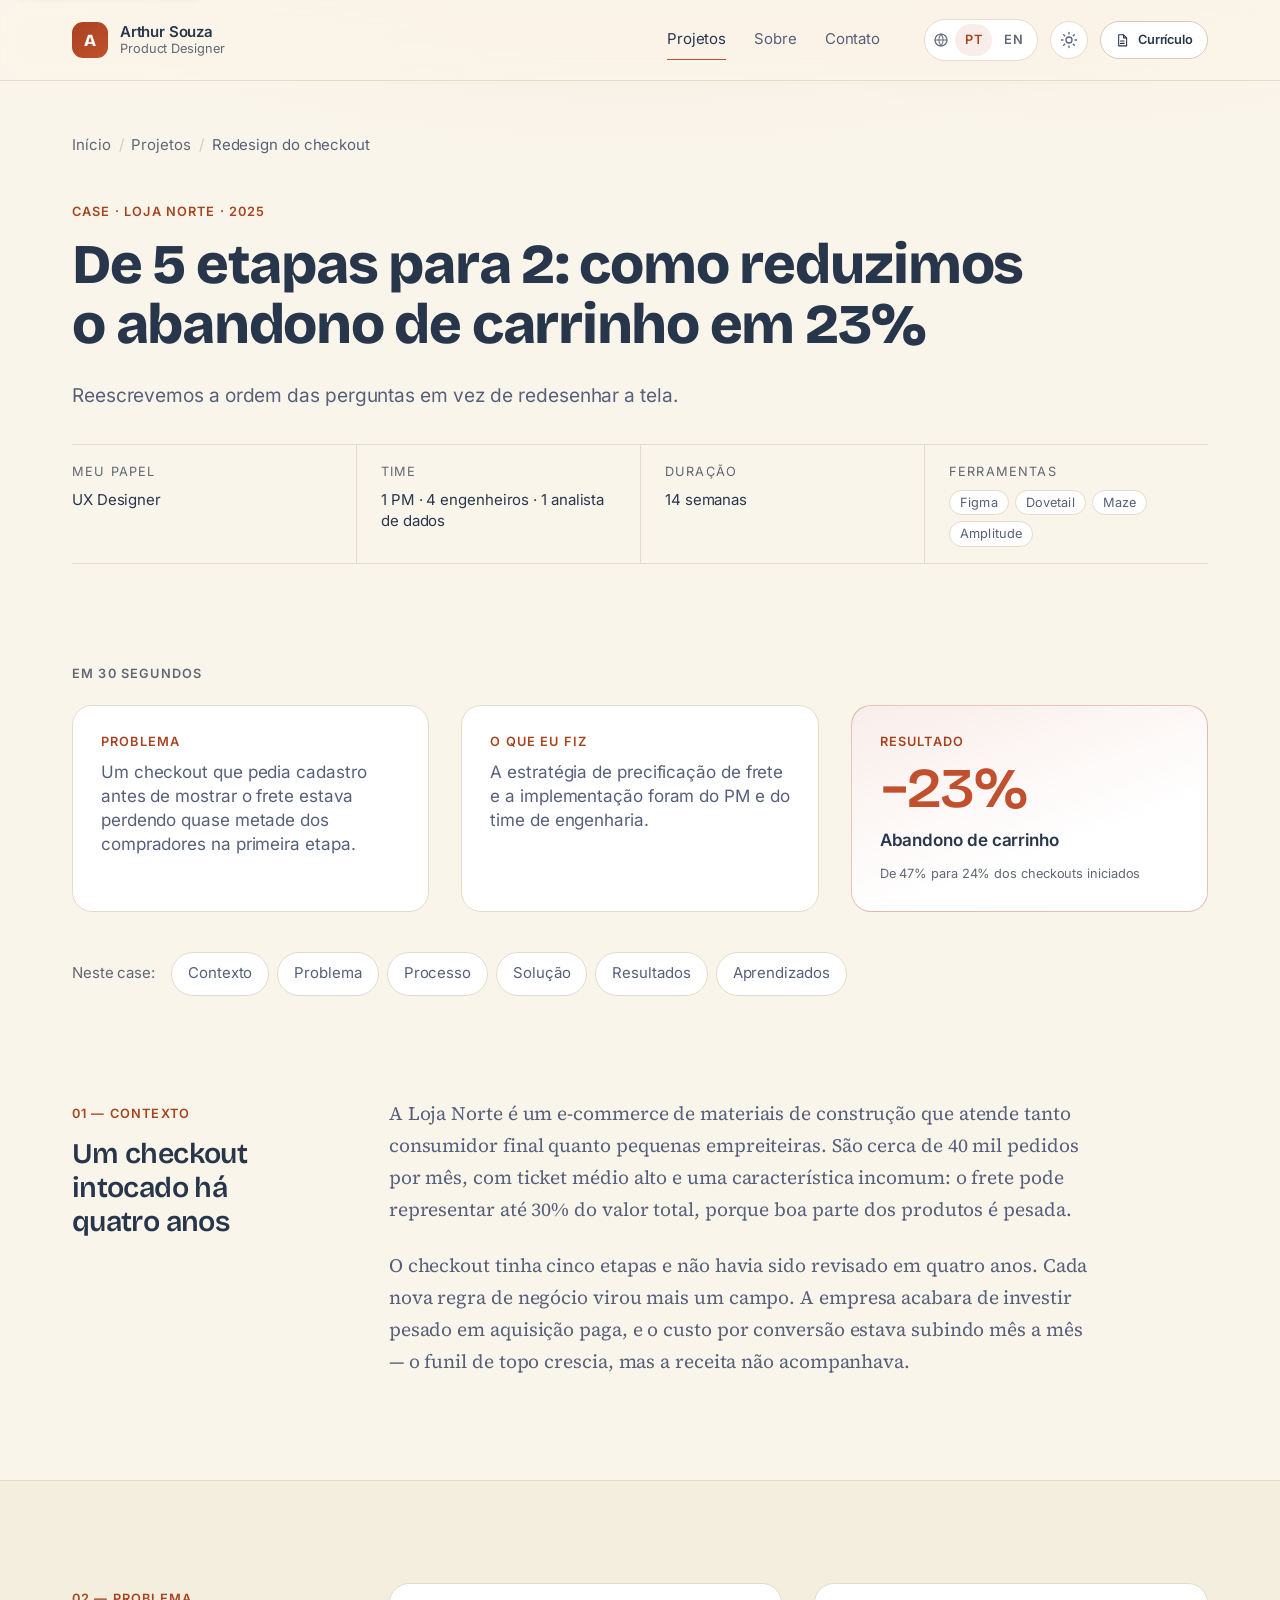
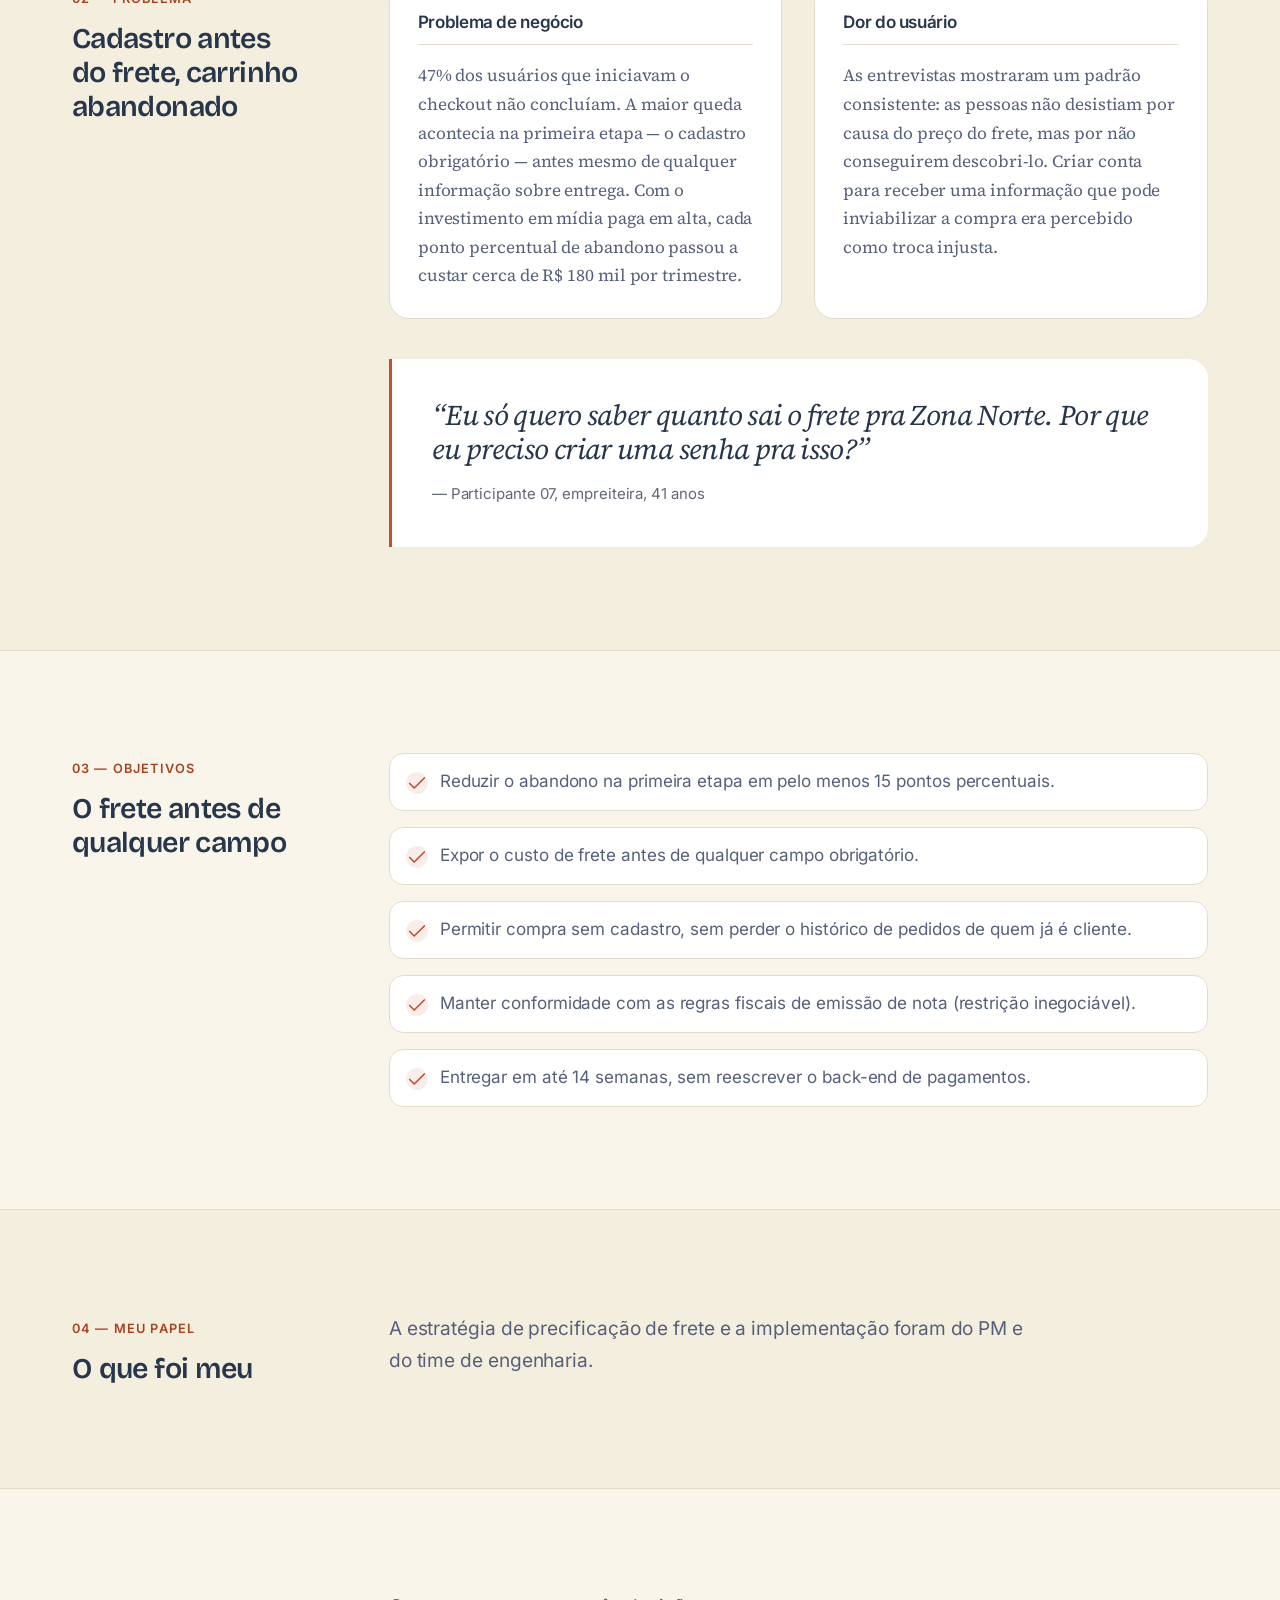
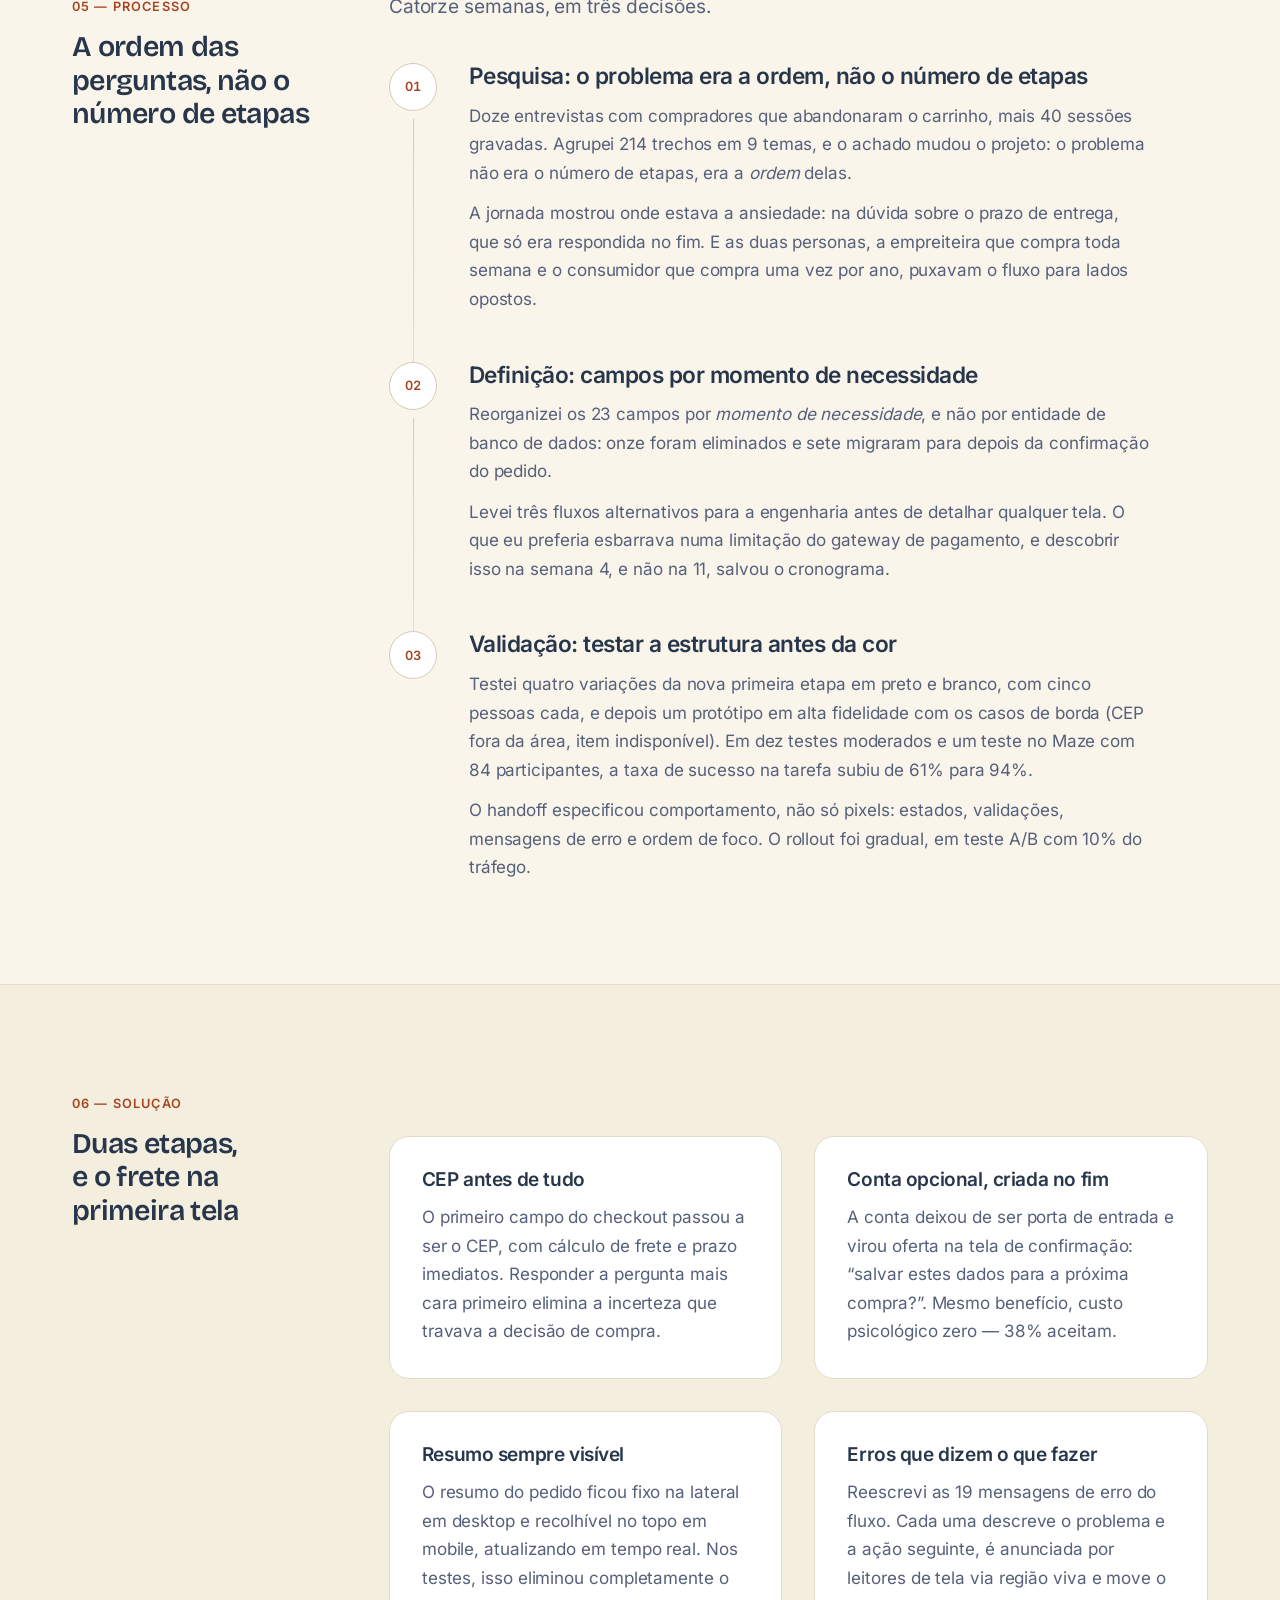
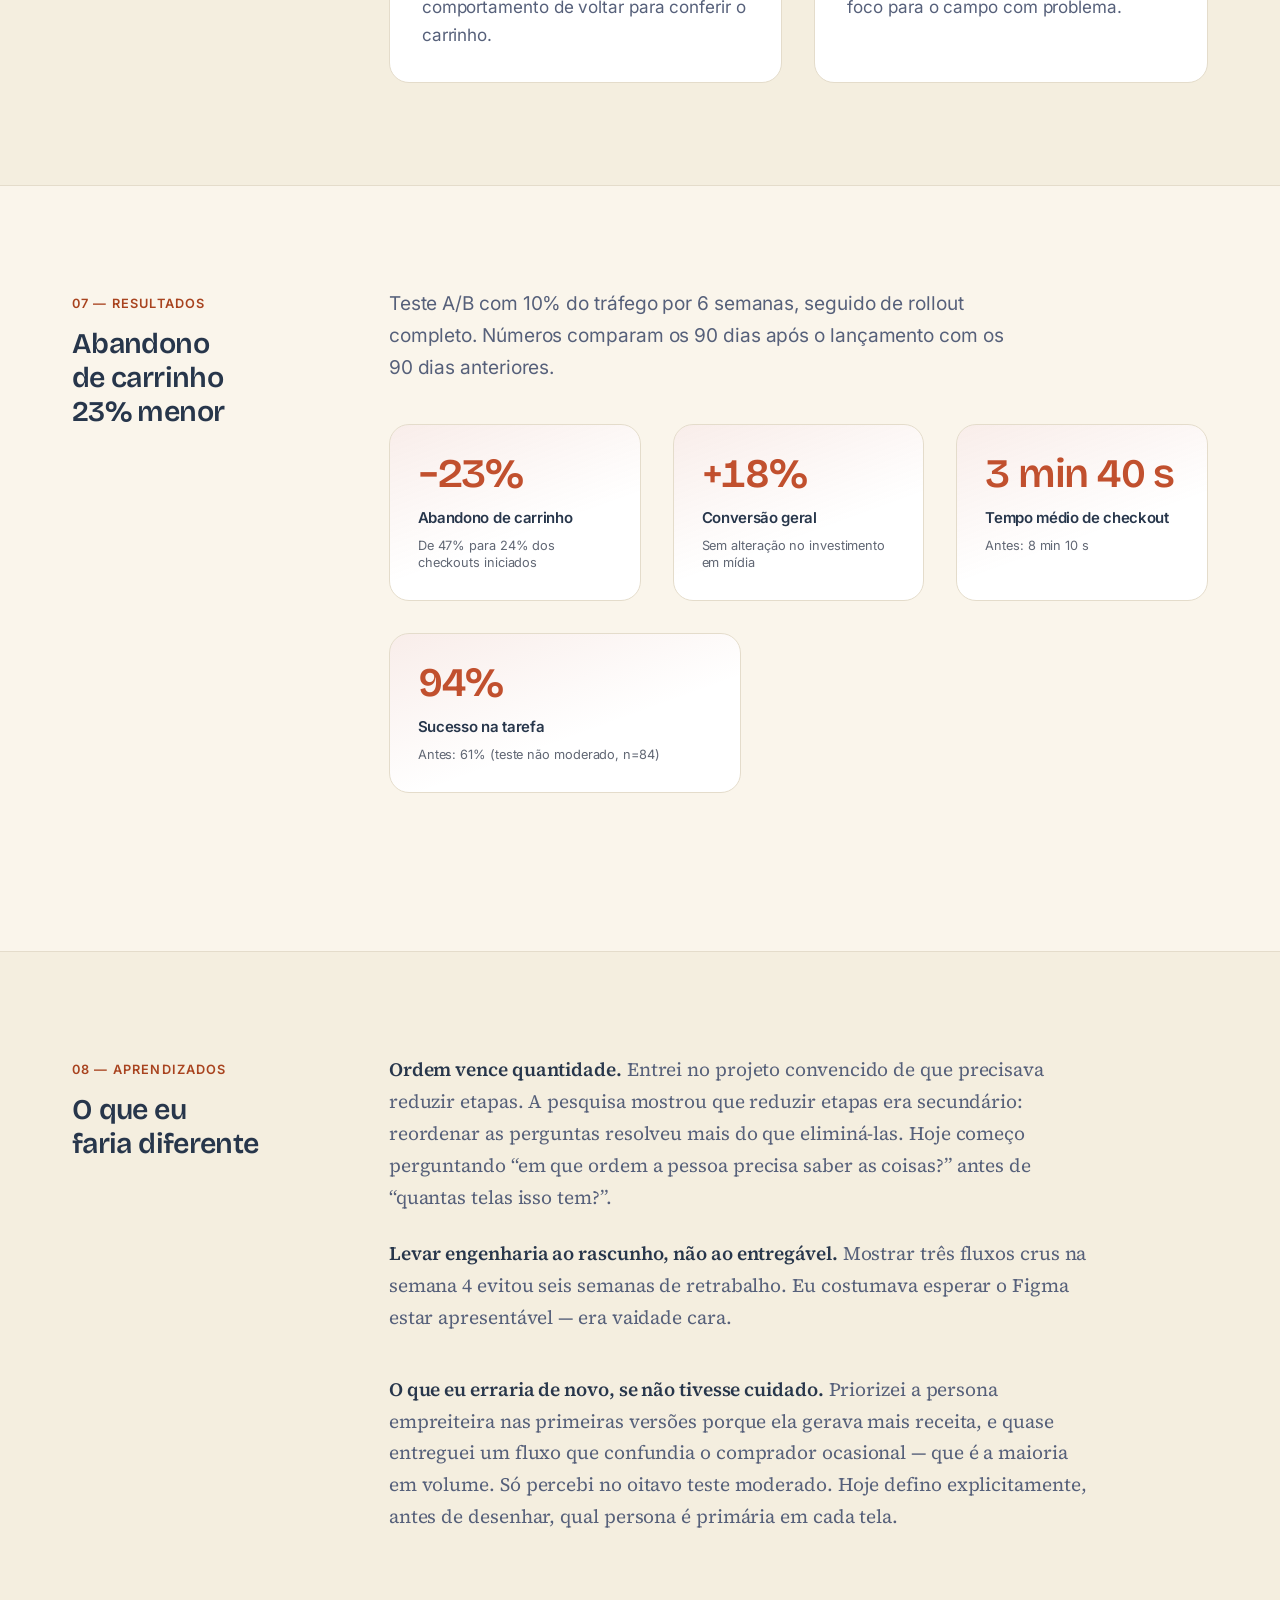
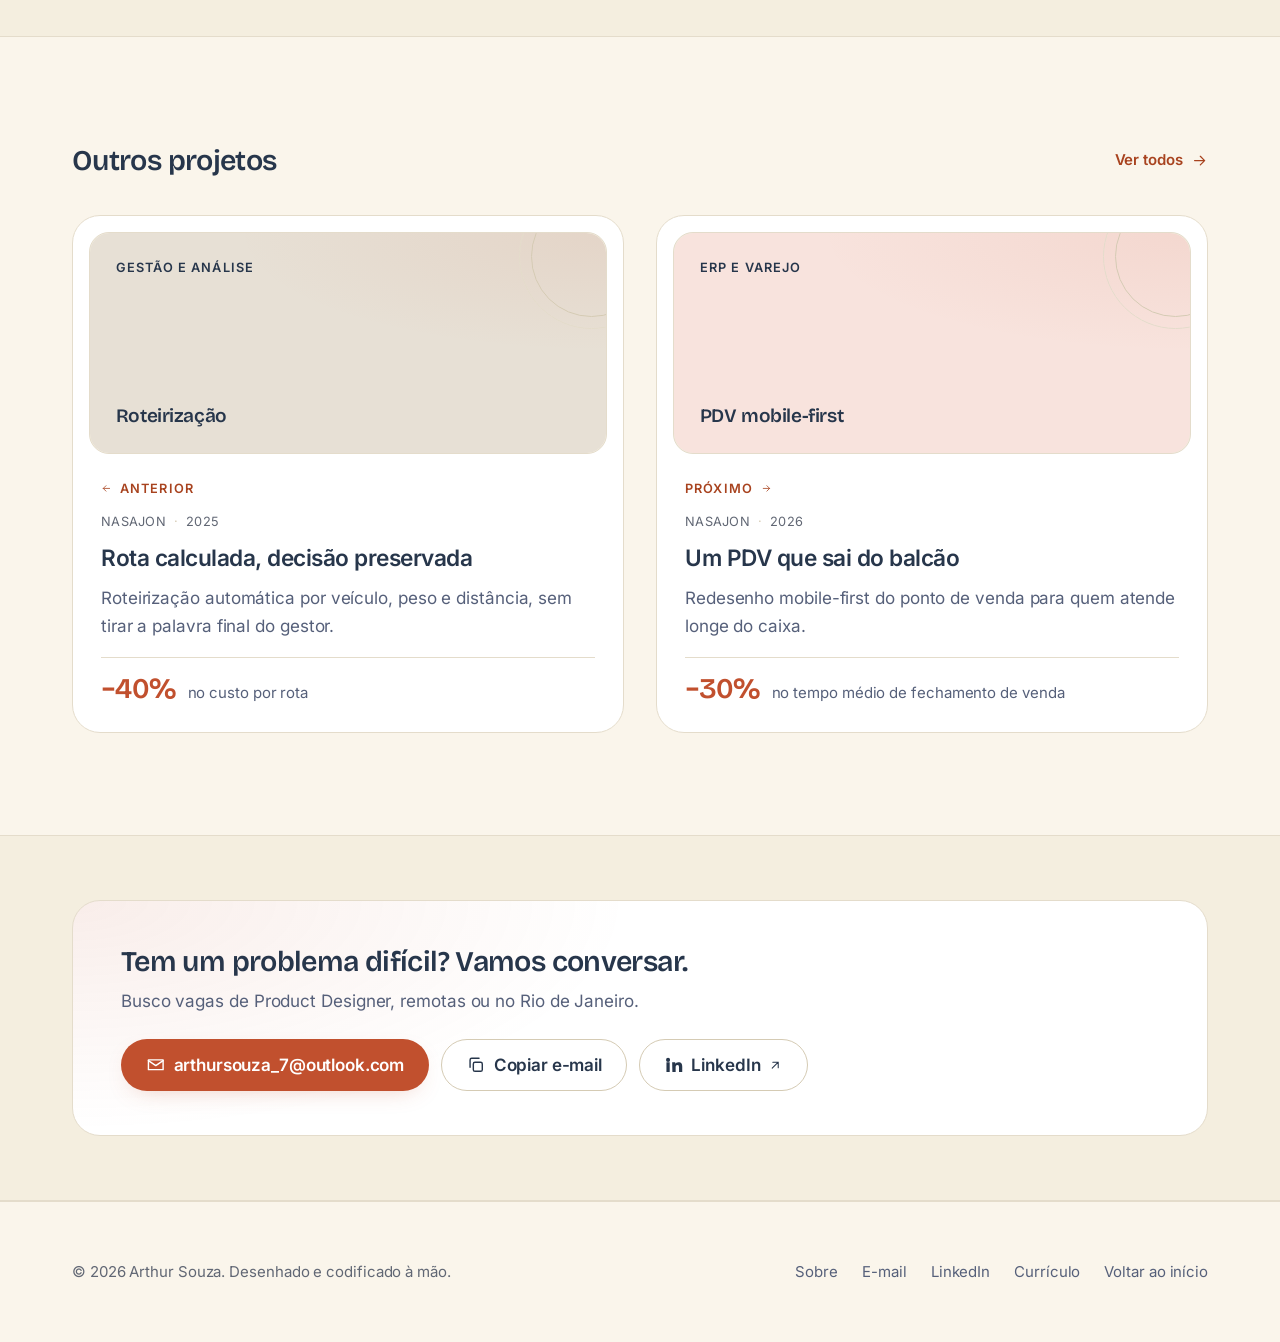
<file: projects/projeto-template.html>
﻿<!DOCTYPE html>
<!--
  ============================================================================
  ESTUDO DE CASO — TEMPLATE CANÔNICO
  ----------------------------------------------------------------------------
  Este é o arquivo-fonte de todos os estudos de caso. projeto-01, 02 e 03 são
  cópias deste arquivo com o conteúdo trocado.

  COMO USAR
  ---------
  1. Duplique este arquivo e renomeie (ex.: projeto-04.html).
  2. Percorra os blocos marcados com  >> PREENCHER  e substitua o conteúdo.
  3. Troque os placeholders de mídia por imagens reais (instruções em cada um).
  4. Atualize o <head>: title, description, canonical, Open Graph.
  5. Preencha "Em 30 segundos" (Problema · O que eu fiz · Resultado) só
     com texto que já está no case, e o "Outros projetos" do fim com os
     vizinhos deste case na ordem de ../projetos.html.
  6. Adicione o card em ../projetos.html (e na home, se for destaque) e
     atualize o "Outros projetos" dos cases vizinhos.

  LEITURA: no máximo 2 parágrafos seguidos sem imagem. No desktop cada
  seção tem o título à esquerda e o conteúdo à direita — é o
  .case-section, que não precisa de nada além da estrutura já pronta.

  O texto visível aqui é EXEMPLO REAL, não lorem ipsum: ele mostra o nível de
  profundidade e especificidade que um Design Manager espera ler. Use-o como
  referência de tom e substitua pelo seu conteúdo.

  IDIOMAS
  -------
  Mesma regra da home (documentada no topo de ../index.html):
    • texto corrido  → elementos gêmeos <p lang="pt-BR"> / <p lang="en">
    • títulos h1–h6  → spans gêmeos DENTRO do mesmo elemento
    • atributos      → data-en-alt, data-en-aria-label, data-en-content…
  Ao traduzir um case, mantenha os dois idiomas sincronizados. Se você só
  quiser publicar em português, apague os elementos lang="en" — nada quebra.

  CAMINHOS
  --------
  Este arquivo está em /projects/, então todo recurso da raiz usa "../".
    ../style.css   ../script.js   ../assets/…   ../index.html
  Caminhos relativos (e não "/style.css") são obrigatórios para o site
  funcionar em GitHub Pages de projeto e ao abrir o arquivo localmente.

  NARRATIVA (ordem fixa — não reordene)
  -------------------------------------
  Hero → Contexto → Desafio → Objetivos → Meu Papel → Processo →
  Solução → Resultados → Aprendizados → Galeria
  ============================================================================
-->
<html lang="pt-BR" class="no-js">
<head>
  <meta charset="UTF-8">
  <meta name="viewport" content="width=device-width, initial-scale=1">

  <!-- Bootstrap crítico — idêntico ao da home. Ver comentário em ../index.html -->
  <script>
    (function () {
      var root = document.documentElement;
      root.classList.remove('no-js');
      root.classList.add('js');

      var lang = null;
      var theme = null;

      try {
        lang = localStorage.getItem('portfolio-lang');
        theme = localStorage.getItem('portfolio-theme');
      } catch (err) { /* localStorage bloqueado: segue nos padrões */ }

      if (lang === 'en') {
        root.setAttribute('data-lang', 'en');
        root.setAttribute('lang', 'en');
      }

      /* Sem escolha salva, vale a preferência do sistema. */
      if (theme !== 'claro' && theme !== 'escuro') {
        theme = window.matchMedia &&
                window.matchMedia('(prefers-color-scheme: light)').matches
          ? 'claro'
          : 'escuro';
      }
      root.setAttribute('data-theme', theme);
    })();
  </script>

  <!-- ==================== SEO  >> PREENCHER ==================== -->
  <title data-en="Checkout redesign — Case study · Arthur Souza">Redesign do checkout — Case · Arthur Souza</title>

  <meta name="description"
        content="Como reduzi o abandono de carrinho em 23% redesenhando um checkout de 5 etapas para 2, com pesquisa qualitativa e testes de usabilidade moderados."
        data-en-content="How I cut cart abandonment by 23% by redesigning a 5-step checkout into 2, using qualitative research and moderated usability testing.">

  <meta name="author" content="Arthur Souza">
  <meta name="robots" content="index, follow">
  <!-- Valor do modo escuro (o padrão); o script.js reescreve ao trocar. -->
  <meta name="theme-color" content="#20293A">

  <!-- canonical e og:url ativas. og:image e twitter:image ficam comentadas ("PUBLICAR:") até o arquivo de imagem existir: veja o topo do <head> do index.html e o README, seção 2. -->
  <link rel="canonical" href="https://rthursouza.github.io/projects/projeto-template.html">

  <meta property="og:type" content="article">
  <meta property="og:url" content="https://rthursouza.github.io/projects/projeto-template.html">
  <meta property="og:site_name" content="Arthur Souza">
  <meta property="og:locale" content="pt_BR">
  <meta property="og:locale:alternate" content="en_US">
  <meta property="og:title"
        content="Redesign do checkout — Case"
        data-en-content="Checkout redesign — Case study">
  <meta property="og:description"
        content="De 5 etapas para 2: pesquisa, decisões de design e o resultado medido."
        data-en-content="From 5 steps to 2: research, design decisions and the measured outcome.">
  <!-- OG IMAGE — 1200×630px -->
  <!-- PUBLICAR: <meta property="og:image" content="https://rthursouza.github.io/assets/images/og-projeto-template.jpg"> -->
  <meta property="og:image:width" content="1200">
  <meta property="og:image:height" content="630">

  <meta name="twitter:card" content="summary_large_image">
  <meta name="twitter:title"
        content="Redesign do checkout — Case"
        data-en-content="Checkout redesign — Case study">
  <meta name="twitter:description"
        content="De 5 etapas para 2: pesquisa, decisões de design e o resultado medido."
        data-en-content="From 5 steps to 2: research, design decisions and the measured outcome.">
  <!-- PUBLICAR: <meta name="twitter:image" content="https://rthursouza.github.io/assets/images/og-projeto-template.jpg"> -->

  <!-- ==================== FAVICON ==================== -->
  <link rel="icon" href="data:image/svg+xml,%3Csvg xmlns='http://www.w3.org/2000/svg' viewBox='0 0 32 32'%3E%3Crect width='32' height='32' rx='8' fill='%2320293A'/%3E%3Ctext x='16' y='22' font-family='system-ui,sans-serif' font-size='17' font-weight='700' fill='%23E08A63' text-anchor='middle'%3EA%3C/text%3E%3C/svg%3E">
  <!--
  <link rel="icon" href="../assets/favicon/favicon.ico" sizes="32x32">
  <link rel="icon" href="../assets/favicon/favicon.svg" type="image/svg+xml">
  <link rel="apple-touch-icon" href="../assets/favicon/apple-touch-icon.png">
  <link rel="manifest" href="../assets/favicon/site.webmanifest">
  -->

  <!-- ==================== TIPOGRAFIA ====================
       Fontes locais em assets/fonts/, declaradas em @font-face no topo do
       style.css. Nenhuma requisição a CDN. Ver a nota completa em
       ../index.html. -->
  <link rel="preload" as="font" type="font/woff2" crossorigin
        href="../assets/fonts/inter-latin-400-normal.woff2">
  <link rel="preload" as="font" type="font/woff2" crossorigin
        href="../assets/fonts/bricolage-grotesque-latin-800-normal.woff2">

  <link rel="stylesheet" href="../style.css">
  <script src="../script.js" defer></script>
</head>

<body class="page-case">

  <a class="skip-link" href="#conteudo">
    <span lang="pt-BR">Pular para o conteúdo</span><span lang="en">Skip to content</span>
  </a>

  <div class="nav-sentinel" data-nav-sentinel aria-hidden="true"></div>

  <!-- ==========================================================================
       SPRITE DE ÍCONES — idêntico ao da home (inline evita requisição e
       funciona ao abrir o arquivo localmente, onde <use href="externo"> falha).
       ========================================================================== -->
  <svg class="svg-sprite" xmlns="http://www.w3.org/2000/svg" width="0" height="0"
       aria-hidden="true" focusable="false">
    <symbol id="i-arrow-right" viewBox="0 0 24 24" fill="none" stroke="currentColor"
            stroke-width="1.75" stroke-linecap="round" stroke-linejoin="round">
      <path d="M5 12h14M13 6l6 6-6 6"/>
    </symbol>
    <symbol id="i-arrow-left" viewBox="0 0 24 24" fill="none" stroke="currentColor"
            stroke-width="1.75" stroke-linecap="round" stroke-linejoin="round">
      <path d="M19 12H5M11 6l-6 6 6 6"/>
    </symbol>
    <symbol id="i-arrow-up-right" viewBox="0 0 24 24" fill="none" stroke="currentColor"
            stroke-width="1.75" stroke-linecap="round" stroke-linejoin="round">
      <path d="M7 17 17 7M8 7h9v9"/>
    </symbol>
    <symbol id="i-menu" viewBox="0 0 24 24" fill="none" stroke="currentColor"
            stroke-width="1.75" stroke-linecap="round" stroke-linejoin="round">
      <path d="M4 7h16M4 12h16M4 17h16"/>
    </symbol>
    <symbol id="i-close" viewBox="0 0 24 24" fill="none" stroke="currentColor"
            stroke-width="1.75" stroke-linecap="round" stroke-linejoin="round">
      <path d="m6 6 12 12M18 6 6 18"/>
    </symbol>
    <symbol id="i-mail" viewBox="0 0 24 24" fill="none" stroke="currentColor"
            stroke-width="1.75" stroke-linecap="round" stroke-linejoin="round">
      <path d="M3 6h18v12H3z"/><path d="m3 7 9 6 9-6"/>
    </symbol>
    <symbol id="i-linkedin" viewBox="0 0 24 24" fill="currentColor">
      <path d="M4.98 3.5a2.5 2.5 0 1 1 0 5 2.5 2.5 0 0 1 0-5ZM3 9h4v12H3zM10 9h3.8v1.7h.05c.53-.95 1.83-1.95 3.77-1.95 4.03 0 4.78 2.5 4.78 5.75V21h-4v-5.6c0-1.34-.03-3.06-1.9-3.06-1.9 0-2.2 1.45-2.2 2.96V21h-4z"/>
    </symbol>
    <symbol id="i-file" viewBox="0 0 24 24" fill="none" stroke="currentColor"
            stroke-width="1.75" stroke-linecap="round" stroke-linejoin="round">
      <path d="M14 3v5h5"/><path d="M6 3h8l5 5v13H6z"/><path d="M9 13h6M9 17h6"/>
    </symbol>
    <symbol id="i-chevron-left" viewBox="0 0 24 24" fill="none" stroke="currentColor"
            stroke-width="1.75" stroke-linecap="round" stroke-linejoin="round">
      <path d="m15 6-6 6 6 6"/>
    </symbol>
    <symbol id="i-chevron-right" viewBox="0 0 24 24" fill="none" stroke="currentColor"
            stroke-width="1.75" stroke-linecap="round" stroke-linejoin="round">
      <path d="m9 6 6 6-6 6"/>
    </symbol>
    <symbol id="i-expand" viewBox="0 0 24 24" fill="none" stroke="currentColor"
            stroke-width="1.75" stroke-linecap="round" stroke-linejoin="round">
      <path d="M9 3H3v6M15 21h6v-6M21 9V3h-6M3 15v6h6"/>
    </symbol>
    <symbol id="i-copy" viewBox="0 0 24 24" fill="none" stroke="currentColor"
            stroke-width="1.75" stroke-linecap="round" stroke-linejoin="round">
      <rect x="9" y="9" width="11" height="11" rx="2"/><path d="M5 15V6a2 2 0 0 1 2-2h9"/>
    </symbol>

    <symbol id="i-check" viewBox="0 0 24 24" fill="none" stroke="currentColor"
            stroke-width="1.75" stroke-linecap="round" stroke-linejoin="round">
      <path d="m4 12.5 5 5 11-11"/>
    </symbol>
    <symbol id="i-globe" viewBox="0 0 24 24" fill="none" stroke="currentColor"
            stroke-width="1.75" stroke-linecap="round" stroke-linejoin="round">
      <circle cx="12" cy="12" r="9"/><path d="M3 12h18"/>
      <path d="M12 3a15 15 0 0 1 0 18a15 15 0 0 1 0-18Z"/>
    </symbol>
    <symbol id="i-sun" viewBox="0 0 24 24" fill="none" stroke="currentColor"
            stroke-width="1.75" stroke-linecap="round" stroke-linejoin="round">
      <circle cx="12" cy="12" r="4"/>
      <path d="M12 2v2M12 20v2M2 12h2M20 12h2M4.9 4.9l1.4 1.4M17.7 17.7l1.4 1.4M4.9 19.1l1.4-1.4M17.7 6.3l1.4-1.4"/>
    </symbol>
    <symbol id="i-moon" viewBox="0 0 24 24" fill="none" stroke="currentColor"
            stroke-width="1.75" stroke-linecap="round" stroke-linejoin="round">
      <path d="M20.5 14.3A8.5 8.5 0 0 1 9.7 3.5a7.5 7.5 0 1 0 10.8 10.8Z"/>
    </symbol>
  </svg>

  <!-- ==========================================================================
       HEADER — nas páginas de case, os links apontam para as âncoras da home
       ========================================================================== -->
  <header class="header" data-header>
    <div class="container header__inner">

      <a class="brand" href="../index.html" aria-label="Arthur Souza — voltar ao início"
         data-en-aria-label="Arthur Souza — back to home">
        <span class="brand__mark" aria-hidden="true">A</span>
        <span class="brand__text">
          <span class="brand__name">Arthur Souza</span>
          <span class="brand__role">
            <span lang="pt-BR">Product Designer</span><span lang="en">Product Designer</span>
          </span>
        </span>
      </a>

      <!-- Navegação principal — o mesmo <ul> serve desktop e drawer mobile -->
      <nav class="nav" id="nav-principal" data-nav-panel
           aria-label="Navegação principal" data-en-aria-label="Main navigation">
        <!-- Mesmo menu da home. O case fica dentro de "Projetos" (por isso
             aria-current="true", e não "page"); "Sobre" leva à página
             própria e Contato desce para o #contato no fim desta página. Sem
             data-scrollspy: não há seções para acompanhar. -->
        <ul class="nav__list">
          <li class="nav__item">
            <a class="nav__link" href="../projetos.html" aria-current="true">
              <span lang="pt-BR">Projetos</span><span lang="en">Work</span>
            </a>
          </li>
          <li class="nav__item">
            <a class="nav__link" href="../sobre.html">
              <span lang="pt-BR">Sobre</span><span lang="en">About</span>
            </a>
          </li>
          <li class="nav__item">
            <a class="nav__link" href="#contato">
              <span lang="pt-BR">Contato</span><span lang="en">Contact</span>
            </a>
          </li>
        </ul>

        <div class="nav__actions">
          <div class="nav__prefs">
            <!-- SELETOR DE IDIOMA -->
            <div class="lang-switch" role="group"
                 aria-label="Selecionar idioma" data-en-aria-label="Select language"
                 data-lang-switch>
              <svg class="icon lang-switch__icon" aria-hidden="true" focusable="false">
                <use href="#i-globe"></use>
              </svg>
              <button class="lang-switch__btn" type="button"
                      data-lang-value="pt-BR" aria-pressed="true" lang="pt-BR">PT</button>
              <button class="lang-switch__btn" type="button"
                      data-lang-value="en" aria-pressed="false" lang="en">EN</button>
            </div>

            <!--
              ALTERNÂNCIA DE TEMA
              O rótulo é fixo ("Modo claro") e quem carrega o estado é o
              aria-pressed — mesmo contrato do botão do menu, que mantém
              "Abrir menu" nos dois estados e deixa o aria-expanded falar.
              Reescrever o rótulo criaria um segundo dono para a informação
              e brigaria com a troca de idioma, que também escreve nele.
            -->
            <button class="theme-toggle" type="button"
                    data-theme-toggle
                    aria-pressed="false"
                    aria-label="Modo claro" data-en-aria-label="Light mode">
              <svg class="icon theme-toggle__moon" aria-hidden="true" focusable="false">
                <use href="#i-moon"></use>
              </svg>
              <svg class="icon theme-toggle__sun" aria-hidden="true" focusable="false">
                <use href="#i-sun"></use>
              </svg>
            </button>
          </div>

          <!--
            CURRÍCULO — salve o PDF em assets/ com este nome exato.
            Abre em nova aba (e não baixa): quem está avaliando dá uma olhada
            rápida sem se comprometer a guardar arquivo. rel="noopener" basta
            aqui, porque o PDF é do próprio domínio.
          -->
          <a class="btn btn--secondary btn--sm"
             href="../assets/curriculo-arthursouza-ux.pdf"
             target="_blank" rel="noopener">
            <svg class="icon" aria-hidden="true" focusable="false">
              <use href="#i-file"></use>
            </svg>
            <span lang="pt-BR">Currículo</span><span lang="en">Resume</span>
            <span class="visually-hidden">
              <span lang="pt-BR">(PDF, abre em nova aba)</span><span lang="en">(PDF, opens in a new tab)</span>
            </span>
          </a>
        </div>
      </nav>

      <!-- Botão do menu mobile -->
      <button class="nav-toggle" type="button"
              data-nav-toggle
              aria-controls="nav-principal"
              aria-expanded="false"
              aria-label="Abrir menu" data-en-aria-label="Open menu">
        <svg class="icon nav-toggle__open" aria-hidden="true" focusable="false">
          <use href="#i-menu"></use>
        </svg>
        <svg class="icon nav-toggle__close" aria-hidden="true" focusable="false">
          <use href="#i-close"></use>
        </svg>
      </button>

    </div>
  </header>

  <div class="nav-backdrop" data-nav-backdrop hidden></div>

  <main id="conteudo" class="main">

    <!-- ==================================================================== -->
    <!-- 01 · HERO                                              >> PREENCHER  -->
    <!-- ==================================================================== -->
    <!--
      O hero responde em 5 segundos: o que é, para quem, quando, quanto tempo,
      qual foi o seu papel. Título específico e com resultado sempre vence
      título genérico ("Redesign do app X").
    -->
    <article class="case">

      <header class="case-hero section" aria-labelledby="case-titulo">
        <div class="container">

          <nav class="breadcrumb" aria-label="Você está aqui"
               data-en-aria-label="Breadcrumb">
            <ol class="breadcrumb__list">
              <li class="breadcrumb__item">
                <a class="breadcrumb__link" href="../index.html">
                  <span lang="pt-BR">Início</span><span lang="en">Home</span>
                </a>
              </li>
              <li class="breadcrumb__item">
                <a class="breadcrumb__link" href="../projetos.html">
                  <span lang="pt-BR">Projetos</span><span lang="en">Work</span>
                </a>
              </li>
              <li class="breadcrumb__item" aria-current="page">
                <span lang="pt-BR">Redesign do checkout</span><span lang="en">Checkout redesign</span>
              </li>
            </ol>
          </nav>

          <!-- Empresa e ano vivem no eyebrow; a ficha abaixo da imagem fica
               só com Papel · Time · Duração · Ferramentas.
               >> PREENCHER -->
          <p class="eyebrow" data-reveal>
            <span lang="pt-BR">Case · Loja Norte · 2025</span><span lang="en">Case study · Loja Norte · 2025</span>
          </p>

          <h1 class="case-hero__title" id="case-titulo" data-reveal>
            <span lang="pt-BR">De 5 etapas para 2: como reduzimos o abandono de carrinho em 23%</span><span lang="en">From 5 steps to 2: how we cut cart abandonment by 23%</span>
          </h1>

          <!-- SUBTÍTULO — uma linha. O parágrafo de abertura que vivia aqui
               passou para o cartão "Problema" do bloco Em 30 segundos.
               >> PREENCHER -->
          <p class="case-hero__lead" data-reveal lang="pt-BR">
            Reescrevemos a ordem das perguntas em vez de redesenhar a
            tela.
          </p>
          <p class="case-hero__lead" data-reveal lang="en">
            We rewrote the order of the questions instead of redesigning
            the screen.
          </p>

        </div>

        <!-- HERO IMAGE -->
        <!-- IMAGEM PENDENTE: hero do case (projeto-0X-hero.jpg, 2100×900). Para publicar: salve a imagem, tire este comentário, apague a capa e descomente o <img>.
             O <img> já vem pronto dentro deste comentário (comentário HTML não
             pode ficar dentro de outro). É a imagem LCP desta página: eager +
             fetchpriority="high"; nunca troque por lazy.
        <div class="container container--wide case-hero__media" data-reveal>
          <figure class="media media--21x9 media--framed">
            <div class="cover cover--tone-1" role="img"
                 aria-label="Capa do case Redesign do checkout"
                 data-en-aria-label="Case study cover, checkout redesign">
              <span class="cover__eyebrow"><span lang="pt-BR">E-commerce</span><span lang="en">E-commerce</span></span>
              <span class="cover__title"><span lang="pt-BR">Redesign do checkout</span><span lang="en">Checkout redesign</span></span>
            </div>
            <img src="../assets/images/case-template-hero.jpg"
                 alt="Telas finais do novo checkout em desktop e mobile"
                 data-en-alt="Final screens of the new checkout on desktop and mobile"
                 width="2100" height="900"
                 loading="eager" fetchpriority="high" decoding="async">
          </figure>
        </div>
        -->

        <div class="container">
          <!-- FICHA DO PROJETO — faixa horizontal logo abaixo da imagem hero
               (ou do subtítulo, enquanto a imagem estiver pendente) -->
          <dl class="case-facts" data-reveal>
            <div class="case-facts__row">
              <dt class="case-facts__label">
                <span lang="pt-BR">Meu papel</span><span lang="en">My role</span>
              </dt>
              <dd class="case-facts__value">
                <span lang="pt-BR">UX Designer</span><span lang="en">UX Designer</span>
              </dd>
            </div>
            <div class="case-facts__row">
              <dt class="case-facts__label">
                <span lang="pt-BR">Time</span><span lang="en">Team</span>
              </dt>
              <dd class="case-facts__value">
                <span lang="pt-BR">1 PM · 4 engenheiros · 1 analista de dados</span><span lang="en">1 PM · 4 engineers · 1 data analyst</span>
              </dd>
            </div>
            <div class="case-facts__row">
              <dt class="case-facts__label">
                <span lang="pt-BR">Duração</span><span lang="en">Duration</span>
              </dt>
              <dd class="case-facts__value">
                <span lang="pt-BR">14 semanas</span><span lang="en">14 weeks</span>
              </dd>
            </div>
            <div class="case-facts__row">
              <dt class="case-facts__label">
                <span lang="pt-BR">Ferramentas</span><span lang="en">Tools</span>
              </dt>
              <dd class="case-facts__value">
                <ul class="chips chips--sm">
                  <li class="chip chip--sm">Figma</li>
                  <li class="chip chip--sm">Dovetail</li>
                  <li class="chip chip--sm">Maze</li>
                  <li class="chip chip--sm">Amplitude</li>
                </ul>
              </dd>
            </div>
          </dl>
        </div>
      </header>

      <!-- ==================================================================== -->
      <!-- EM 30 SEGUNDOS + ÍNDICE                                              -->
      <!-- Texto tirado do próprio case — nada escrito do zero. Problema: o     -->
      <!-- antigo parágrafo de abertura. O que eu fiz: seção 04 (Meu papel).    -->
      <!-- Resultado: a métrica principal da seção 07.                          -->
      <!-- >> PREENCHER: os três cartões, com texto que já está no case.   -->
      <!-- ==================================================================== -->
      <section class="section case-tldr" aria-labelledby="resumo-titulo">
        <div class="container">

          <h2 class="case-tldr__title" id="resumo-titulo" data-reveal>
            <span lang="pt-BR">Em 30 segundos</span><span lang="en">At a glance</span>
          </h2>

          <div class="tldr" data-reveal>

            <div class="tldr__card">
              <h3 class="tldr__label">
                <span lang="pt-BR">Problema</span><span lang="en">Problem</span>
              </h3>
              <p class="tldr__text" lang="pt-BR">
                Um checkout que pedia cadastro antes de mostrar o frete
                estava perdendo quase metade dos compradores na primeira
                etapa.
              </p>
              <p class="tldr__text" lang="en">
                A checkout that required sign-up before showing shipping
                costs was losing nearly half of its buyers at step one.
              </p>
            </div>

            <div class="tldr__card">
              <h3 class="tldr__label">
                <span lang="pt-BR">O que eu fiz</span><span lang="en">What I did</span>
              </h3>
              <p class="tldr__text" lang="pt-BR">
                A estratégia de precificação de frete e a implementação foram do
                PM e do time de engenharia.
              </p>
              <p class="tldr__text" lang="en">
                Shipping pricing strategy and implementation belonged to the PM
                and the engineering team.
              </p>
            </div>

            <div class="tldr__card tldr__card--result">
              <h3 class="tldr__label">
                <span lang="pt-BR">Resultado</span><span lang="en">Result</span>
              </h3>
              <p class="tldr__value">−23%</p>
              <p class="tldr__text">
                <span lang="pt-BR">Abandono de carrinho</span><span lang="en">Cart abandonment</span>
              </p>
              <p class="tldr__note">
                <span lang="pt-BR">De 47% para 24% dos checkouts iniciados</span><span lang="en">From 47% to 24% of started checkouts</span>
              </p>
            </div>

          </div>

          <!-- ÍNDICE — o rótulo visível é aria-hidden porque o nome do <nav>
               já diz a mesma coisa ao leitor de tela. -->
          <nav class="case-toc" aria-label="Neste case"
               data-en-aria-label="In this case study" data-reveal>
            <p class="case-toc__label" aria-hidden="true">
              <span lang="pt-BR">Neste case:</span><span lang="en">In this case study:</span>
            </p>
            <ul class="case-toc__list">
              <li><a class="case-toc__link" href="#contexto"><span lang="pt-BR">Contexto</span><span lang="en">Context</span></a></li>
              <li><a class="case-toc__link" href="#desafio"><span lang="pt-BR">Problema</span><span lang="en">Problem</span></a></li>
              <li><a class="case-toc__link" href="#processo"><span lang="pt-BR">Processo</span><span lang="en">Process</span></a></li>
              <li><a class="case-toc__link" href="#solucao"><span lang="pt-BR">Solução</span><span lang="en">Solution</span></a></li>
              <li><a class="case-toc__link" href="#resultados"><span lang="pt-BR">Resultados</span><span lang="en">Results</span></a></li>
              <li><a class="case-toc__link" href="#aprendizados"><span lang="pt-BR">Aprendizados</span><span lang="en">Learnings</span></a></li>
            </ul>
          </nav>

        </div>
      </section>

      <!-- ==================================================================== -->
      <!-- 02 · CONTEXTO                                          >> PREENCHER  -->
      <!-- ==================================================================== -->
      <!--
        Em 2 ou 3 parágrafos: que produto é, quem usa, e em que momento a
        empresa estava. Quem lê não conhece o negócio — mas também não quer
        um relatório. Evite jargão interno.

        TÍTULOS DE SEÇÃO (vale para todas as seções do case): o eyebrow é
        genérico e numerado ("01 — Contexto") e o H2 é específico do case,
        dizendo o que aconteceu neste projeto em vez de repetir o nome da
        seção. Ex.: "Um PDV novo para mais de 40 lojas", "Custo por rota 40%
        menor". O índice "Neste case" usa os rótulos genéricos e não muda.
        Fixos em todo case: "O que foi meu" (Meu papel) e "O que eu faria
        diferente" (Aprendizados). A Solução tem título próprio, como já era.
      -->
      <section class="section" id="contexto" aria-labelledby="contexto-titulo">
        <div class="container case-section">

          <header class="section-head case-section__head" data-reveal>
            <p class="eyebrow">
              <span lang="pt-BR">01 — Contexto</span><span lang="en">01 — Context</span>
            </p>
            <h2 class="section-head__title" id="contexto-titulo">
              <span lang="pt-BR">Um checkout intocado há quatro anos</span><span lang="en">A checkout untouched for four years</span>
            </h2>
          </header>

          <div class="case-section__body">
            <div class="prose" data-reveal>
              <p lang="pt-BR">
                A Loja Norte é um e-commerce de materiais de construção que atende
                tanto consumidor final quanto pequenas empreiteiras. São cerca de
                40 mil pedidos por mês, com ticket médio alto e uma característica
                incomum: o frete pode representar até 30% do valor total, porque
                boa parte dos produtos é pesada.
              </p>
              <p lang="en">
                Loja Norte is a construction-materials e-commerce serving both
                consumers and small contractors. It handles around 40,000 orders a
                month, with a high average order value and one unusual trait:
                shipping can account for up to 30% of the total, because much of
                the catalogue is heavy.
              </p>
              <p lang="pt-BR">
                O checkout tinha cinco etapas e não havia sido revisado em quatro
                anos. Cada nova regra de negócio virou mais um campo. A empresa
                acabara de investir pesado em aquisição paga, e o custo por
                conversão estava subindo mês a mês — o funil de topo crescia, mas
                a receita não acompanhava.
              </p>
              <p lang="en">
                The checkout had five steps and hadn't been revisited in four
                years. Every new business rule became one more field. The company
                had just invested heavily in paid acquisition, and cost per
                conversion was climbing month over month — top-of-funnel traffic
                was growing, but revenue wasn't following.
              </p>
            </div>

            <!-- PESQUISA -->
            <!-- IMAGEM PENDENTE: Fluxo antigo do checkout, 5 etapas (1600×900).
                 Para publicar: salve o arquivo e tire este comentário.
            <figure class="media media--16x9" data-reveal>
              <img src="../assets/images/case-template-contexto.png"
                   alt="Diagrama do fluxo antigo de checkout com cinco etapas sequenciais"
                   data-en-alt="Diagram of the legacy checkout flow with five sequential steps"
                   width="1600" height="900" loading="lazy" decoding="async">
              <figcaption class="media__caption">
                <span lang="pt-BR">O fluxo original: cinco etapas, 23 campos obrigatórios, nenhuma informação de frete antes da etapa 4.</span><span lang="en">The original flow: five steps, 23 required fields, no shipping information before step 4.</span>
              </figcaption>
            </figure>
            -->

          </div>
        </div>
      </section>

      <!-- ==================================================================== -->
      <!-- 03 · DESAFIO / PROBLEMA                                >> PREENCHER  -->
      <!-- ==================================================================== -->
      <!--
        Duas frentes, sempre separadas:
          • Problema de negócio → o que a empresa perde (número, se possível).
          • Dor do usuário      → o que a pessoa sente (cite uma fala real).
        Um problema sem número não convence negócio. Um número sem fala humana
        não convence design.
      -->
      <section class="section section--alt" id="desafio" aria-labelledby="desafio-titulo">
        <div class="container case-section">

          <header class="section-head case-section__head" data-reveal>
            <p class="eyebrow">
              <span lang="pt-BR">02 — Problema</span><span lang="en">02 — Problem</span>
            </p>
            <h2 class="section-head__title" id="desafio-titulo">
              <span lang="pt-BR">Cadastro antes do frete, carrinho abandonado</span><span lang="en">Sign-up before shipping, cart abandoned</span>
            </h2>
          </header>

          <div class="case-section__body">
            <div class="two-col" data-reveal>

              <div class="two-col__col">
                <h3 class="two-col__title">
                  <span lang="pt-BR">Problema de negócio</span><span lang="en">Business problem</span>
                </h3>
                <div class="prose prose--sm">
                  <p lang="pt-BR">
                    47% dos usuários que iniciavam o checkout não concluíam. A
                    maior queda acontecia na primeira etapa — o cadastro
                    obrigatório — antes mesmo de qualquer informação sobre entrega.
                    Com o investimento em mídia paga em alta, cada ponto percentual
                    de abandono passou a custar cerca de R$ 180 mil por trimestre.
                  </p>
                  <p lang="en">
                    47% of users who started checkout never finished. The steepest
                    drop happened at step one — mandatory sign-up — before any
                    delivery information appeared. With paid media spend rising,
                    every percentage point of abandonment was costing roughly
                    R$180k per quarter.
                  </p>
                </div>
              </div>

              <div class="two-col__col">
                <h3 class="two-col__title">
                  <span lang="pt-BR">Dor do usuário</span><span lang="en">User pain</span>
                </h3>
                <div class="prose prose--sm">
                  <p lang="pt-BR">
                    As entrevistas mostraram um padrão consistente: as pessoas não
                    desistiam por causa do preço do frete, mas por não conseguirem
                    descobri-lo. Criar conta para receber uma informação que pode
                    inviabilizar a compra era percebido como troca injusta.
                  </p>
                  <p lang="en">
                    Interviews revealed a consistent pattern: people weren't
                    dropping off because of the shipping price, but because they
                    couldn't find out what it was. Creating an account to unlock
                    information that might kill the purchase felt like an unfair
                    trade.
                  </p>
                </div>
              </div>

            </div>

            <!-- INSIGHTS -->
            <blockquote class="quote quote--lg" data-reveal>
              <p class="quote__text" lang="pt-BR">
                “Eu só quero saber quanto sai o frete pra Zona Norte. Por que eu
                preciso criar uma senha pra isso?”
              </p>
              <p class="quote__text" lang="en">
                “I just want to know what shipping costs to my neighbourhood. Why
                do I need to create a password for that?”
              </p>
              <footer class="quote__author">
                <span lang="pt-BR">— Participante 07, empreiteira, 41 anos</span><span lang="en">— Participant 07, contractor, 41</span>
              </footer>
            </blockquote>

          </div>
        </div>
      </section>

      <!-- ==================================================================== -->
      <!-- 04 · OBJETIVOS                                         >> PREENCHER  -->
      <!-- ==================================================================== -->
      <!--
        Objetivos precisam ser verificáveis. "Melhorar a experiência" não é
        objetivo — é intenção. Escreva o que dá para medir depois.
      -->
      <section class="section" id="objetivos" aria-labelledby="objetivos-titulo">
        <div class="container case-section">

          <header class="section-head case-section__head" data-reveal>
            <p class="eyebrow">
              <span lang="pt-BR">03 — Objetivos</span><span lang="en">03 — Goals</span>
            </p>
            <h2 class="section-head__title" id="objetivos-titulo">
              <span lang="pt-BR">O frete antes de qualquer campo</span><span lang="en">Shipping cost before any field</span>
            </h2>
          </header>

          <div class="case-section__body">
            <ul class="checklist" data-reveal>
              <li class="checklist__item">
                <svg class="icon checklist__icon" aria-hidden="true" focusable="false">
                  <use href="#i-check"></use>
                </svg>
                <span lang="pt-BR">Reduzir o abandono na primeira etapa em pelo menos 15 pontos percentuais.</span><span lang="en">Cut step-one abandonment by at least 15 percentage points.</span>
              </li>
              <li class="checklist__item">
                <svg class="icon checklist__icon" aria-hidden="true" focusable="false">
                  <use href="#i-check"></use>
                </svg>
                <span lang="pt-BR">Expor o custo de frete antes de qualquer campo obrigatório.</span><span lang="en">Surface shipping cost before any required field.</span>
              </li>
              <li class="checklist__item">
                <svg class="icon checklist__icon" aria-hidden="true" focusable="false">
                  <use href="#i-check"></use>
                </svg>
                <span lang="pt-BR">Permitir compra sem cadastro, sem perder o histórico de pedidos de quem já é cliente.</span><span lang="en">Allow guest purchase without losing order history for existing customers.</span>
              </li>
              <li class="checklist__item">
                <svg class="icon checklist__icon" aria-hidden="true" focusable="false">
                  <use href="#i-check"></use>
                </svg>
                <span lang="pt-BR">Manter conformidade com as regras fiscais de emissão de nota (restrição inegociável).</span><span lang="en">Stay compliant with tax invoicing rules (a non-negotiable constraint).</span>
              </li>
              <li class="checklist__item">
                <svg class="icon checklist__icon" aria-hidden="true" focusable="false">
                  <use href="#i-check"></use>
                </svg>
                <span lang="pt-BR">Entregar em até 14 semanas, sem reescrever o back-end de pagamentos.</span><span lang="en">Ship within 14 weeks, without rewriting the payments back-end.</span>
              </li>
            </ul>

          </div>
        </div>
      </section>

      <!-- ==================================================================== -->
      <!-- 05 · MEU PAPEL                                         >> PREENCHER  -->
      <!-- ==================================================================== -->
      <!--
        Seja honesto sobre o que foi seu e o que foi do time. Design Managers
        reconhecem inflação de escopo imediatamente — e desconfiam do case
        inteiro quando a encontram.
      -->
      <section class="section section--alt" id="papel" aria-labelledby="papel-titulo">
        <div class="container case-section">

          <header class="section-head case-section__head" data-reveal>
            <p class="eyebrow">
              <span lang="pt-BR">04 — Meu papel</span><span lang="en">04 — My role</span>
            </p>
            <h2 class="section-head__title" id="papel-titulo">
              <span lang="pt-BR">O que foi meu</span><span lang="en">What was mine</span>
            </h2>
          </header>

          <div class="case-section__body">
            <p class="section-head__lead" data-reveal lang="pt-BR">
              A estratégia de precificação de frete e a implementação foram do
              PM e do time de engenharia.
            </p>
            <p class="section-head__lead" data-reveal lang="en">
              Shipping pricing strategy and implementation belonged to the PM
              and the engineering team.
            </p>

          </div>
        </div>
      </section>

      <!-- ==================================================================== -->
      <!-- 06 · PROCESSO                                          >> PREENCHER  -->
      <!-- ==================================================================== -->
      <!--
        Sempre 3 etapas, uma DECISÃO em cada (não uma atividade). Junte as
        etapas que se repetem: pesquisa + insights + personas viram uma só;
        wireframe + protótipo + testes + handoff viram outra. Cada etapa tem
        título, até 2 parágrafos e o que aquilo mudou na decisão seguinte. Uma
        etapa que não mudou nada deveria ser cortada, não documentada.

        As figuras ficam dentro de comentários "IMAGEM PENDENTE:" até a imagem
        existir. Etapa sem artefato: apague o comentário da figura inteiro.
      -->
      <section class="section" id="processo" aria-labelledby="processo-titulo">
        <div class="container case-section">

          <header class="section-head case-section__head" data-reveal>
            <p class="eyebrow">
              <span lang="pt-BR">05 — Processo</span><span lang="en">05 — Process</span>
            </p>
            <h2 class="section-head__title" id="processo-titulo">
              <span lang="pt-BR">A ordem das perguntas, não o número de etapas</span><span lang="en">The order of the questions, not the number of steps</span>
            </h2>
          </header>

          <div class="case-section__body">
            <p class="section-head__lead" data-reveal lang="pt-BR">
              Catorze semanas, em três decisões.
            </p>
            <p class="section-head__lead" data-reveal lang="en">
              Fourteen weeks, in three decisions.
            </p>
            <ol class="timeline">

              <!-- PESQUISA -->
              <li class="timeline__step" data-reveal>
                <div class="timeline__marker" aria-hidden="true"><span>01</span></div>
                <div class="timeline__body">
                  <h3 class="timeline__title">
                    <span lang="pt-BR">Pesquisa: o problema era a ordem, não o número de etapas</span><span lang="en">Research: the problem was the order, not the number of steps</span>
                  </h3>
                  <p class="timeline__text" lang="pt-BR">
                    Doze entrevistas com compradores que abandonaram o
                    carrinho, mais 40 sessões gravadas. Agrupei 214 trechos em
                    9 temas, e o achado mudou o projeto: o problema não era o
                    número de etapas, era a <em>ordem</em> delas.
                  </p>
                  <p class="timeline__text" lang="pt-BR">
                    A jornada mostrou onde estava a ansiedade: na dúvida sobre
                    o prazo de entrega, que só era respondida no fim. E as
                    duas personas, a empreiteira que compra toda semana e o
                    consumidor que compra uma vez por ano, puxavam o fluxo
                    para lados opostos.
                  </p>
                  <p class="timeline__text" lang="en">
                    Twelve interviews with buyers who had abandoned their
                    cart, plus 40 recorded sessions. I clustered 214 excerpts
                    into 9 themes, and the finding changed the project: the
                    problem wasn't the number of steps, it was their
                    <em>order</em>.
                  </p>
                  <p class="timeline__text" lang="en">
                    The journey showed where the anxiety was: in the
                    uncertainty about delivery time, which was only answered
                    at the end. And the two personas, the contractor who buys
                    every week and the consumer who buys once a year, pulled
                    the flow in opposite directions.
                  </p>
                  <!-- PESQUISA -->
                  <!-- IMAGEM PENDENTE: Quadro de pesquisa (1200×675).
                       Para publicar: salve o arquivo e tire este comentário.
                  <figure class="media media--16x9 media--sm">
                    <img src="../assets/images/case-template-pesquisa.png"
                         alt="Quadro com trechos de entrevistas agrupados por tema"
                         data-en-alt="Board with interview excerpts grouped by theme"
                         width="1200" height="675" loading="lazy" decoding="async">
                  </figure>
                  -->
                  <!-- INSIGHTS -->
                  <!-- IMAGEM PENDENTE: Mapa de afinidades (1200×675).
                       Para publicar: salve o arquivo e tire este comentário.
                  <figure class="media media--16x9 media--sm">
                    <img src="../assets/images/case-template-insights.png"
                         alt="Mapa de afinidades com nove temas identificados na pesquisa"
                         data-en-alt="Affinity map showing nine themes identified in research"
                         width="1200" height="675" loading="lazy" decoding="async">
                  </figure>
                  -->
                  <!-- PERSONA -->
                  <!-- IMAGEM PENDENTE: Personas (1200×675).
                       Para publicar: salve o arquivo e tire este comentário.
                  <figure class="media media--16x9 media--sm">
                    <img src="../assets/images/case-template-personas.png"
                         alt="Duas personas com objetivos, frustrações e comportamento de compra"
                         data-en-alt="Two personas with goals, frustrations and buying behavior"
                         width="1200" height="675" loading="lazy" decoding="async">
                  </figure>
                  -->
                  <!-- USER JOURNEY -->
                  <!-- IMAGEM PENDENTE: Mapa da jornada (1200×675).
                       Para publicar: salve o arquivo e tire este comentário.
                  <figure class="media media--16x9 media--sm">
                    <img src="../assets/images/case-template-journey.png"
                         alt="Mapa da jornada do usuário com curva emocional em cada etapa"
                         data-en-alt="User journey map with an emotional curve at each stage"
                         width="1200" height="675" loading="lazy" decoding="async">
                  </figure>
                  -->
                </div>
              </li>

              <!-- DEFINIÇÃO -->
              <li class="timeline__step" data-reveal>
                <div class="timeline__marker" aria-hidden="true"><span>02</span></div>
                <div class="timeline__body">
                  <h3 class="timeline__title">
                    <span lang="pt-BR">Definição: campos por momento de necessidade</span><span lang="en">Definition: fields by moment of need</span>
                  </h3>
                  <p class="timeline__text" lang="pt-BR">
                    Reorganizei os 23 campos por <em>momento de
                    necessidade</em>, e não por entidade de banco de dados:
                    onze foram eliminados e sete migraram para depois da
                    confirmação do pedido.
                  </p>
                  <p class="timeline__text" lang="pt-BR">
                    Levei três fluxos alternativos para a engenharia antes de
                    detalhar qualquer tela. O que eu preferia esbarrava numa
                    limitação do gateway de pagamento, e descobrir isso na
                    semana 4, e não na 11, salvou o cronograma.
                  </p>
                  <p class="timeline__text" lang="en">
                    I reorganized the 23 fields by <em>moment of need</em>
                    rather than by database entity: eleven were removed and
                    seven moved to after order confirmation.
                  </p>
                  <p class="timeline__text" lang="en">
                    I took three alternative flows to engineering before
                    detailing any screen. The one I preferred hit a payment
                    gateway limitation, and finding that out in week 4 instead
                    of week 11 saved the timeline.
                  </p>
                  <!-- ARQUITETURA -->
                  <!-- IMAGEM PENDENTE: Nova arquitetura de informação (1200×675).
                       Para publicar: salve o arquivo e tire este comentário.
                  <figure class="media media--16x9 media--sm">
                    <img src="../assets/images/case-template-ia.png"
                         alt="Diagrama comparando a arquitetura antiga e a nova"
                         data-en-alt="Diagram comparing the old and new architecture"
                         width="1200" height="675" loading="lazy" decoding="async">
                  </figure>
                  -->
                  <!-- USER FLOW -->
                  <!-- IMAGEM PENDENTE: Fluxos alternativos (1200×675).
                       Para publicar: salve o arquivo e tire este comentário.
                  <figure class="media media--16x9 media--sm">
                    <img src="../assets/images/case-template-fluxos.png"
                         alt="Três fluxos alternativos de checkout comparados lado a lado"
                         data-en-alt="Three alternative checkout flows compared side by side"
                         width="1200" height="675" loading="lazy" decoding="async">
                  </figure>
                  -->
                </div>
              </li>

              <!-- VALIDAÇÃO E HANDOFF -->
              <li class="timeline__step" data-reveal>
                <div class="timeline__marker" aria-hidden="true"><span>03</span></div>
                <div class="timeline__body">
                  <h3 class="timeline__title">
                    <span lang="pt-BR">Validação: testar a estrutura antes da cor</span><span lang="en">Validation: test the structure before the colour</span>
                  </h3>
                  <p class="timeline__text" lang="pt-BR">
                    Testei quatro variações da nova primeira etapa em preto e
                    branco, com cinco pessoas cada, e depois um protótipo em
                    alta fidelidade com os casos de borda (CEP fora da área,
                    item indisponível). Em dez testes moderados e um teste no
                    Maze com 84 participantes, a taxa de sucesso na tarefa
                    subiu de 61% para 94%.
                  </p>
                  <p class="timeline__text" lang="pt-BR">
                    O handoff especificou comportamento, não só pixels:
                    estados, validações, mensagens de erro e ordem de foco. O
                    rollout foi gradual, em teste A/B com 10% do tráfego.
                  </p>
                  <p class="timeline__text" lang="en">
                    I tested four variations of the new first step in black
                    and white, with five people each, and then a high-fidelity
                    prototype with the edge cases (out-of-range postcode,
                    unavailable item). Across ten moderated sessions and a
                    Maze test with 84 participants, task success rose from 61%
                    to 94%.
                  </p>
                  <p class="timeline__text" lang="en">
                    Handoff specified behavior, not just pixels: states,
                    validation, error copy and focus order. Rollout was
                    gradual, as an A/B test at 10% of traffic.
                  </p>
                  <!-- BAIXA FIDELIDADE -->
                  <!-- IMAGEM PENDENTE: Wireframes de baixa fidelidade (1200×675).
                       Para publicar: salve o arquivo e tire este comentário.
                  <figure class="media media--16x9 media--sm">
                    <img src="../assets/images/case-template-wireframes.png"
                         alt="Wireframes em baixa fidelidade das quatro variações testadas"
                         data-en-alt="Low-fidelity wireframes of the four tested variations"
                         width="1200" height="675" loading="lazy" decoding="async">
                  </figure>
                  -->
                  <!-- ALTA FIDELIDADE -->
                  <!-- IMAGEM PENDENTE: Protótipo em alta fidelidade (1200×675).
                       Para publicar: salve o arquivo e tire este comentário.
                  <figure class="media media--16x9 media--sm">
                    <img src="../assets/images/case-template-prototipo.png"
                         alt="Telas do protótipo em alta fidelidade com estados de erro"
                         data-en-alt="High-fidelity prototype screens including error states"
                         width="1200" height="675" loading="lazy" decoding="async">
                  </figure>
                  -->
                  <!-- MOCKUP -->
                  <!-- IMAGEM PENDENTE: Interface final (1200×675).
                       Para publicar: salve o arquivo e tire este comentário.
                  <figure class="media media--16x9 media--sm">
                    <img src="../assets/images/case-template-ui.png"
                         alt="Telas finais do checkout em alta fidelidade"
                         data-en-alt="Final high-fidelity checkout screens"
                         width="1200" height="675" loading="lazy" decoding="async">
                  </figure>
                  -->
                  <!-- TESTES -->
                  <!-- IMAGEM PENDENTE: Resultados dos testes (1200×675).
                       Para publicar: salve o arquivo e tire este comentário.
                  <figure class="media media--16x9 media--sm">
                    <img src="../assets/images/case-template-testes.png"
                         alt="Painel com taxa de sucesso, tempo de tarefa e mapa de calor"
                         data-en-alt="Dashboard with success rate, task time and heatmap"
                         width="1200" height="675" loading="lazy" decoding="async">
                  </figure>
                  -->
                  <!-- IMPLEMENTAÇÃO -->
                  <!-- IMAGEM PENDENTE: Documentação de handoff (1200×675).
                       Para publicar: salve o arquivo e tire este comentário.
                  <figure class="media media--16x9 media--sm">
                    <img src="../assets/images/case-template-handoff.png"
                         alt="Documentação de handoff com especificação de estados e validações"
                         data-en-alt="Handoff documentation specifying states and validation"
                         width="1200" height="675" loading="lazy" decoding="async">
                  </figure>
                  -->
                </div>
              </li>

            </ol>
          </div>
        </div>
      </section>

      <!-- ==================================================================== -->
      <!-- 07 · SOLUÇÃO                                           >> PREENCHER  -->
      <!-- ==================================================================== -->
      <!--
        Mostre a solução e, principalmente, JUSTIFIQUE cada decisão. Uma tela
        bonita sem racional é portfólio de UI. Com racional, é product design.
      -->
      <section class="section section--alt" id="solucao" aria-labelledby="solucao-titulo">
        <div class="container case-section">

          <header class="section-head case-section__head" data-reveal>
            <p class="eyebrow">
              <span lang="pt-BR">06 — Solução</span><span lang="en">06 — Solution</span>
            </p>
            <h2 class="section-head__title" id="solucao-titulo">
              <span lang="pt-BR">Duas etapas, e o frete na primeira tela</span><span lang="en">Two steps, with shipping on the first screen</span>
            </h2>
          </header>

          <div class="case-section__body">
            <!-- MOCKUP -->
            <!-- IMAGEM PENDENTE: Solução final (1600×900).
                 Para publicar: salve o arquivo e tire este comentário.
            <figure class="media media--16x9 media--framed" data-reveal>
              <img src="../assets/images/case-template-solucao.png"
                   alt="Novo checkout em duas etapas com cálculo de frete na primeira tela"
                   data-en-alt="New two-step checkout with shipping calculated on the first screen"
                   width="1600" height="900" loading="lazy" decoding="async">
            </figure>
            -->

            <div class="decisions" data-reveal>

              <article class="decision">
                <h3 class="decision__title">
                  <span lang="pt-BR">CEP antes de tudo</span><span lang="en">Postcode first</span>
                </h3>
                <p class="decision__text" lang="pt-BR">
                  O primeiro campo do checkout passou a ser o CEP, com cálculo de
                  frete e prazo imediatos. Responder a pergunta mais cara primeiro
                  elimina a incerteza que travava a decisão de compra.
                </p>
                <p class="decision__text" lang="en">
                  The first field is now the postcode, with instant shipping cost
                  and delivery estimate. Answering the most expensive question first
                  removes the uncertainty that was blocking the purchase decision.
                </p>
              </article>

              <article class="decision">
                <h3 class="decision__title">
                  <span lang="pt-BR">Conta opcional, criada no fim</span><span lang="en">Optional account, created at the end</span>
                </h3>
                <p class="decision__text" lang="pt-BR">
                  A conta deixou de ser porta de entrada e virou oferta na tela de
                  confirmação: “salvar estes dados para a próxima compra?”. Mesmo
                  benefício, custo psicológico zero — 38% aceitam.
                </p>
                <p class="decision__text" lang="en">
                  The account stopped being a gate and became an offer on the
                  confirmation screen: “save these details for next time?”. Same
                  benefit, zero psychological cost — 38% accept.
                </p>
              </article>

              <article class="decision">
                <h3 class="decision__title">
                  <span lang="pt-BR">Resumo sempre visível</span><span lang="en">Always-visible summary</span>
                </h3>
                <p class="decision__text" lang="pt-BR">
                  O resumo do pedido ficou fixo na lateral em desktop e recolhível
                  no topo em mobile, atualizando em tempo real. Nos testes, isso
                  eliminou completamente o comportamento de voltar para conferir o
                  carrinho.
                </p>
                <p class="decision__text" lang="en">
                  The order summary is pinned to the side on desktop and collapsible
                  at the top on mobile, updating in real time. In testing it
                  eliminated the back-and-forth to re-check the cart entirely.
                </p>
              </article>

              <article class="decision">
                <h3 class="decision__title">
                  <span lang="pt-BR">Erros que dizem o que fazer</span><span lang="en">Errors that say what to do</span>
                </h3>
                <p class="decision__text" lang="pt-BR">
                  Reescrevi as 19 mensagens de erro do fluxo. Cada uma descreve o
                  problema e a ação seguinte, é anunciada por leitores de tela via
                  região viva e move o foco para o campo com problema.
                </p>
                <p class="decision__text" lang="en">
                  I rewrote all 19 error messages in the flow. Each states the
                  problem and the next action, is announced to screen readers via a
                  live region, and moves focus to the offending field.
                </p>
              </article>

            </div>
          </div>
        </div>
      </section>

      <!-- ==================================================================== -->
      <!-- 08 · RESULTADOS                                        >> PREENCHER  -->
      <!-- ==================================================================== -->
      <!--
        Se você não tem métricas reais, NÃO invente. Use métricas de teste
        (taxa de sucesso, tempo de tarefa, SUS) ou declare honestamente:
        "Projeto conceitual — métricas de usabilidade em protótipo".
        Um Design Manager confia muito mais em honestidade do que em número
        redondo sem fonte.
      -->
      <section class="section" id="resultados" aria-labelledby="resultados-titulo">
        <div class="container case-section">

          <header class="section-head case-section__head" data-reveal>
            <p class="eyebrow">
              <span lang="pt-BR">07 — Resultados</span><span lang="en">07 — Results</span>
            </p>
            <h2 class="section-head__title" id="resultados-titulo">
              <span lang="pt-BR">Abandono de carrinho 23% menor</span><span lang="en">Cart abandonment down 23%</span>
            </h2>
          </header>

          <div class="case-section__body">
            <p class="section-head__lead" data-reveal lang="pt-BR">
              Teste A/B com 10% do tráfego por 6 semanas, seguido de rollout
              completo. Números comparam os 90 dias após o lançamento com os 90
              dias anteriores.
            </p>
            <p class="section-head__lead" data-reveal lang="en">
              A/B test at 10% of traffic for 6 weeks, followed by full rollout.
              Figures compare the 90 days after launch with the 90 days before.
            </p>
            <!-- MÉTRICAS -->
            <div class="metrics" data-reveal>

              <div class="metric">
                <p class="metric__value">−23%</p>
                <h3 class="metric__label">
                  <span lang="pt-BR">Abandono de carrinho</span><span lang="en">Cart abandonment</span>
                </h3>
                <p class="metric__note">
                  <span lang="pt-BR">De 47% para 24% dos checkouts iniciados</span><span lang="en">From 47% to 24% of started checkouts</span>
                </p>
              </div>

              <div class="metric">
                <p class="metric__value">+18%</p>
                <h3 class="metric__label">
                  <span lang="pt-BR">Conversão geral</span><span lang="en">Overall conversion</span>
                </h3>
                <p class="metric__note">
                  <span lang="pt-BR">Sem alteração no investimento em mídia</span><span lang="en">With no change in media spend</span>
                </p>
              </div>

              <div class="metric">
                <p class="metric__value">
                  <span lang="pt-BR">3 min 40 s</span><span lang="en">3 min 40 s</span>
                </p>
                <h3 class="metric__label">
                  <span lang="pt-BR">Tempo médio de checkout</span><span lang="en">Average checkout time</span>
                </h3>
                <p class="metric__note">
                  <span lang="pt-BR">Antes: 8 min 10 s</span><span lang="en">Before: 8 min 10 s</span>
                </p>
              </div>

              <div class="metric">
                <p class="metric__value">94%</p>
                <h3 class="metric__label">
                  <span lang="pt-BR">Sucesso na tarefa</span><span lang="en">Task success rate</span>
                </h3>
                <p class="metric__note">
                  <span lang="pt-BR">Antes: 61% (teste não moderado, n=84)</span><span lang="en">Before: 61% (unmoderated test, n=84)</span>
                </p>
              </div>

            </div>

            <!-- RESULTADOS -->
            <!-- IMAGEM PENDENTE: Gráfico de conversão antes e depois (1200×675).
                 Para publicar: salve o arquivo e tire este comentário.
            <figure class="media media--16x9" data-reveal>
              <img src="../assets/images/case-template-resultados.png"
                   alt="Gráfico de linha comparando a taxa de conversão antes e depois do lançamento"
                   data-en-alt="Line chart comparing conversion rate before and after launch"
                   width="1200" height="675" loading="lazy" decoding="async">
              <figcaption class="media__caption">
                <span lang="pt-BR">Conversão semanal nos 90 dias anteriores e posteriores ao rollout completo.</span><span lang="en">Weekly conversion across the 90 days before and after full rollout.</span>
              </figcaption>
            </figure>
            -->

          </div>
        </div>
      </section>

      <!-- ==================================================================== -->
      <!-- 09 · APRENDIZADOS                                      >> PREENCHER  -->
      <!-- ==================================================================== -->
      <!--
        Esta é a seção que mais diferencia sênior de pleno. Inclua pelo menos
        um aprendizado que envolva um erro seu. Case sem erro parece ficção.
      -->
      <section class="section section--alt" id="aprendizados" aria-labelledby="aprendizados-titulo">
        <div class="container case-section">

          <header class="section-head case-section__head" data-reveal>
            <p class="eyebrow">
              <span lang="pt-BR">08 — Aprendizados</span><span lang="en">08 — Learnings</span>
            </p>
            <h2 class="section-head__title" id="aprendizados-titulo">
              <span lang="pt-BR">O que eu faria diferente</span><span lang="en">What I'd do differently</span>
            </h2>
          </header>

          <div class="case-section__body">
            <div class="prose" data-reveal>
              <p lang="pt-BR">
                <strong>Ordem vence quantidade.</strong> Entrei no projeto
                convencido de que precisava reduzir etapas. A pesquisa mostrou que
                reduzir etapas era secundário: reordenar as perguntas resolveu mais
                do que eliminá-las. Hoje começo perguntando “em que ordem a pessoa
                precisa saber as coisas?” antes de “quantas telas isso tem?”.
              </p>
              <p lang="en">
                <strong>Order beats quantity.</strong> I entered the project
                convinced I had to reduce the number of steps. Research showed that
                was secondary: reordering the questions solved more than removing
                them. Now I start by asking “in what order does this person need to
                know things?” before “how many screens is this?”.
              </p>

              <p lang="pt-BR">
                <strong>Levar engenharia ao rascunho, não ao entregável.</strong>
                Mostrar três fluxos crus na semana 4 evitou seis semanas de
                retrabalho. Eu costumava esperar o Figma estar apresentável — era
                vaidade cara.
              </p>
              <p lang="en">
                <strong>Bring engineering to the sketch, not the deliverable.</strong>
                Showing three rough flows in week 4 avoided six weeks of rework. I
                used to wait until Figma looked presentable — that vanity was
                expensive.
              </p>
            </div>

            <!--
              >> RITMO: no máximo 2 parágrafos seguidos sem imagem, em todo o
              case. Com um terceiro aprendizado, intercale uma imagem (como
              aqui) ou fique com os dois mais fortes.
            -->
            <!-- IMAGEM PENDENTE: O fluxo que confundia o comprador ocasional (1600×900).
                 Para publicar: salve o arquivo e tire este comentário.
            <figure class="media media--16x9" data-reveal>
              <img src="../assets/images/case-template-aprendizado.png"
                   alt="Versão inicial do fluxo, priorizando a persona empreiteira"
                   data-en-alt="Early version of the flow, prioritising the contractor persona"
                   width="1600" height="900" loading="lazy" decoding="async">
            </figure>
            -->

            <div class="prose" data-reveal>
              <p lang="pt-BR">
                <strong>O que eu erraria de novo, se não tivesse cuidado.</strong>
                Priorizei a persona empreiteira nas primeiras versões porque ela
                gerava mais receita, e quase entreguei um fluxo que confundia o
                comprador ocasional — que é a maioria em volume. Só percebi no
                oitavo teste moderado. Hoje defino explicitamente, antes de
                desenhar, qual persona é primária em cada tela.
              </p>
              <p lang="en">
                <strong>What I'd get wrong again if I weren't careful.</strong>
                I prioritised the contractor persona in early versions because she
                drove more revenue, and nearly shipped a flow that confused the
                occasional buyer — who is the majority by volume. I only caught it
                in the eighth moderated session. Now I explicitly define which
                persona is primary for each screen before designing it.
              </p>
            </div>

          </div>
        </div>
      </section>

      <!-- ==================================================================== -->
      <!-- 10 · GALERIA + LIGHTBOX                                >> PREENCHER  -->
      <!-- ==================================================================== -->
      <!--
        Cada item é um <a> que aponta para a imagem em tamanho real. Com
        JavaScript, o clique abre o lightbox; sem JavaScript, abre a imagem
        direto. A galeria nunca fica inerte.

        data-caption = legenda mostrada no lightbox
        data-caption-en = mesma legenda em inglês
      -->
      <!-- IMAGEM PENDENTE: galeria "Telas e artefatos" (6 imagens 4:3, 1200×900, e as
           versões -thumb). A seção inteira sai até existirem imagens. Para
           publicar: salve os arquivos, tire este comentário e devolva o item
           "Galeria" ao índice do case.
      <section class="section" id="galeria" aria-labelledby="galeria-titulo">
        <div class="container case-section">

          <header class="section-head case-section__head" data-reveal>
            <p class="eyebrow">
              <span lang="pt-BR">09 — Galeria</span><span lang="en">09 — Gallery</span>
            </p>
            <h2 class="section-head__title" id="galeria-titulo">
              <span lang="pt-BR">Telas e artefatos</span><span lang="en">Screens and artefacts</span>
            </h2>
          </header>

          <div class="case-section__body">
            <ul class="gallery" data-gallery data-reveal>

              <li class="gallery__item">
                <a class="gallery__link" href="../assets/images/case-template-galeria-01.jpg"
                   data-caption="Etapa 1: CEP, frete e prazo na primeira dobra"
                   data-caption-en="Step 1: postcode, shipping and delivery estimate above the fold">
                  <figure class="media media--4x3">
                    <img src="../assets/images/case-template-galeria-01-thumb.jpg"
                         alt="Primeira etapa do checkout mostrando cálculo de frete"
                         data-en-alt="Checkout step one showing the shipping calculation"
                         width="1200" height="900" loading="lazy" decoding="async">
                    <span class="gallery__zoom" aria-hidden="true">
                      <svg class="icon" focusable="false"><use href="#i-expand"></use></svg>
                    </span>
                  </figure>
                  <span class="visually-hidden">
                    <span lang="pt-BR">Ampliar: Etapa 1 do checkout</span><span lang="en">Enlarge: checkout step one</span>
                  </span>
                </a>
              </li>

              <li class="gallery__item">
                <a class="gallery__link" href="../assets/images/case-template-galeria-02.jpg"
                   data-caption="Etapa 2: pagamento com resumo fixo na lateral"
                   data-caption-en="Step 2: payment with the summary pinned to the side">
                  <figure class="media media--4x3">
                    <img src="../assets/images/case-template-galeria-02-thumb.jpg"
                         alt="Segunda etapa do checkout com resumo do pedido fixo"
                         data-en-alt="Checkout step two with pinned order summary"
                         width="1200" height="900" loading="lazy" decoding="async">
                    <span class="gallery__zoom" aria-hidden="true">
                      <svg class="icon" focusable="false"><use href="#i-expand"></use></svg>
                    </span>
                  </figure>
                  <span class="visually-hidden">
                    <span lang="pt-BR">Ampliar: Etapa 2 do checkout</span><span lang="en">Enlarge: checkout step two</span>
                  </span>
                </a>
              </li>

              <li class="gallery__item">
                <a class="gallery__link" href="../assets/images/case-template-galeria-03.jpg"
                   data-caption="Versão mobile com resumo recolhível"
                   data-caption-en="Mobile version with a collapsible summary">
                  <figure class="media media--4x3">
                    <img src="../assets/images/case-template-galeria-03-thumb.jpg"
                         alt="Checkout em telas de celular"
                         data-en-alt="Checkout on mobile screens"
                         width="1200" height="900" loading="lazy" decoding="async">
                    <span class="gallery__zoom" aria-hidden="true">
                      <svg class="icon" focusable="false"><use href="#i-expand"></use></svg>
                    </span>
                  </figure>
                  <span class="visually-hidden">
                    <span lang="pt-BR">Ampliar: versão mobile</span><span lang="en">Enlarge: mobile version</span>
                  </span>
                </a>
              </li>

              <li class="gallery__item">
                <a class="gallery__link" href="../assets/images/case-template-galeria-04.jpg"
                   data-caption="Estados de erro e validação em tempo real"
                   data-caption-en="Error states and real-time validation">
                  <figure class="media media--4x3">
                    <img src="../assets/images/case-template-galeria-04-thumb.jpg"
                         alt="Conjunto de estados de erro do formulário"
                         data-en-alt="Set of form error states"
                         width="1200" height="900" loading="lazy" decoding="async">
                    <span class="gallery__zoom" aria-hidden="true">
                      <svg class="icon" focusable="false"><use href="#i-expand"></use></svg>
                    </span>
                  </figure>
                  <span class="visually-hidden">
                    <span lang="pt-BR">Ampliar: estados de erro</span><span lang="en">Enlarge: error states</span>
                  </span>
                </a>
              </li>

              <li class="gallery__item">
                <a class="gallery__link" href="../assets/images/case-template-galeria-05.jpg"
                   data-caption="Componentes novos devolvidos ao design system"
                   data-caption-en="New components contributed back to the design system">
                  <figure class="media media--4x3">
                    <img src="../assets/images/case-template-galeria-05-thumb.jpg"
                         alt="Documentação dos três componentes criados"
                         data-en-alt="Documentation of the three new components"
                         width="1200" height="900" loading="lazy" decoding="async">
                    <span class="gallery__zoom" aria-hidden="true">
                      <svg class="icon" focusable="false"><use href="#i-expand"></use></svg>
                    </span>
                  </figure>
                  <span class="visually-hidden">
                    <span lang="pt-BR">Ampliar: componentes do design system</span><span lang="en">Enlarge: design system components</span>
                  </span>
                </a>
              </li>

              <li class="gallery__item">
                <a class="gallery__link" href="../assets/images/case-template-galeria-06.jpg"
                   data-caption="Sessão de teste moderado com participante"
                   data-caption-en="Moderated testing session with a participant">
                  <figure class="media media--4x3">
                    <img src="../assets/images/case-template-galeria-06-thumb.jpg"
                         alt="Registro de uma sessão de teste de usabilidade"
                         data-en-alt="Record of a usability testing session"
                         width="1200" height="900" loading="lazy" decoding="async">
                    <span class="gallery__zoom" aria-hidden="true">
                      <svg class="icon" focusable="false"><use href="#i-expand"></use></svg>
                    </span>
                  </figure>
                  <span class="visually-hidden">
                    <span lang="pt-BR">Ampliar: sessão de teste</span><span lang="en">Enlarge: testing session</span>
                  </span>
                </a>
              </li>

            </ul>
          </div>
        </div>
      </section>
      -->

      <!-- ==================================================================== -->
      <!-- OUTROS PROJETOS — anterior e próximo, em ciclo (01 → 02 → 03 → 01). -->
      <!-- Os textos são os mesmos dos cards da home e de /projetos.            -->
      <!-- >> PREENCHER: aponte para os vizinhos deste case na ordem de     -->
      <!--    ../projetos.html.                                             -->
      <!-- ==================================================================== -->
      <section class="section case-more" aria-labelledby="outros-titulo">
        <div class="container">

          <header class="heading-row" data-reveal>
            <h2 class="heading-row__title" id="outros-titulo">
              <span lang="pt-BR">Outros projetos</span><span lang="en">More work</span>
            </h2>
            <a class="text-link" href="../projetos.html">
              <span lang="pt-BR">Ver todos</span><span lang="en">View all</span>
              <svg class="icon" aria-hidden="true" focusable="false">
                <use href="#i-arrow-right"></use>
              </svg>
            </a>
          </header>

          <div class="project-pair">

            <!-- ANTERIOR -->
            <article class="project-card" data-reveal aria-labelledby="anterior-titulo">
              <figure class="media media--21x9 project-card__media">
                <div class="cover cover--tone-3" aria-hidden="true">
                  <span class="cover__eyebrow"><span lang="pt-BR">Gestão e análise</span><span lang="en">Management &amp; Analytics</span></span>
                  <span class="cover__title"><span lang="pt-BR">Roteirização</span><span lang="en">Route planning</span></span>
                </div>
                <!--
                <img src="../assets/images/projeto-03-capa.jpg"
                     alt=""
                     width="1680" height="720" loading="lazy" decoding="async">
                -->
              </figure>
              <div class="project-card__body">
                <p class="project-card__direction">
                  <svg class="icon icon--xs" aria-hidden="true" focusable="false"><use href="#i-arrow-left"></use></svg>
                  <span lang="pt-BR">Anterior</span><span lang="en">Previous</span>
                </p>
                <ul class="meta-list">
                  <li class="meta-list__item">Nasajon</li>
                  <li class="meta-list__item">2025</li>
                </ul>
                <h3 class="project-card__title" id="anterior-titulo">
                  <a class="project-card__link" href="projeto-03.html">
                    <span lang="pt-BR">Rota calculada, decisão preservada</span><span lang="en">Route calculated, decision preserved</span>
                  </a>
                </h3>
                <p class="project-card__summary" lang="pt-BR">
                  Roteirização automática por veículo, peso e distância,
                  sem tirar a palavra final do gestor.
                </p>
                <p class="project-card__summary" lang="en">
                  Automatic route planning by vehicle, weight and
                  distance, without taking the final say away from the
                  manager.
                </p>
                <p class="project-card__metric">
                  <span class="project-card__metric-value">−40%</span>
                  <span class="project-card__metric-label">
                    <span lang="pt-BR">no custo por rota</span><span lang="en">in cost per route</span>
                  </span>
                </p>
              </div>
            </article>

            <!-- PRÓXIMO -->
            <article class="project-card" data-reveal aria-labelledby="proximo-titulo">
              <figure class="media media--21x9 project-card__media">
                <div class="cover cover--tone-1" aria-hidden="true">
                  <span class="cover__eyebrow"><span lang="pt-BR">ERP e varejo</span><span lang="en">ERP &amp; Retail</span></span>
                  <span class="cover__title"><span lang="pt-BR">PDV mobile-first</span><span lang="en">Mobile-first POS</span></span>
                </div>
                <!--
                <img src="../assets/images/projeto-01-capa-21x9.jpg"
                     alt=""
                     width="1680" height="720" loading="lazy" decoding="async">
                -->
              </figure>
              <div class="project-card__body">
                <p class="project-card__direction">
                  <span lang="pt-BR">Próximo</span><span lang="en">Next</span>
                  <svg class="icon icon--xs" aria-hidden="true" focusable="false"><use href="#i-arrow-right"></use></svg>
                </p>
                <ul class="meta-list">
                  <li class="meta-list__item">Nasajon</li>
                  <li class="meta-list__item">2026</li>
                </ul>
                <h3 class="project-card__title" id="proximo-titulo">
                  <a class="project-card__link" href="projeto-01.html">
                    <span lang="pt-BR">Um PDV que sai do balcão</span><span lang="en">A POS that leaves the counter</span>
                  </a>
                </h3>
                <p class="project-card__summary" lang="pt-BR">
                  Redesenho mobile-first do ponto de venda para quem
                  atende longe do caixa.
                </p>
                <p class="project-card__summary" lang="en">
                  Mobile-first redesign of the point of sale for staff
                  who serve away from the register.
                </p>
                <p class="project-card__metric">
                  <span class="project-card__metric-value">−30%</span>
                  <span class="project-card__metric-label">
                    <span lang="pt-BR">no tempo médio de fechamento de venda</span><span lang="en">in average time to close a sale</span>
                  </span>
                </p>
              </div>
            </article>

          </div>
        </div>
      </section>

      <!-- ========================================================================
           CONTATO — o mesmo bloco em todas as páginas (home, /projetos, sobre,
           cases e template). O "Contato" do menu de cada página aponta para este
           #contato. Nos cases ele substitui o antigo "Quer conversar
           sobre este projeto?" e fica por último, depois de "Outros projetos".
           ======================================================================== -->
      <section class="section section--alt section--tight" id="contato" aria-labelledby="contato-titulo">
        <div class="container">

          <div class="contact contact--inline" data-reveal data-copy-scope>

            <div class="contact__text">
              <h2 class="contact__title" id="contato-titulo">
                <span lang="pt-BR">Tem um problema difícil? Vamos conversar.</span><span lang="en">Working on a hard problem? Let's talk.</span>
              </h2>
              <p class="contact__lead" lang="pt-BR">
                Busco vagas de Product Designer, remotas ou no Rio de Janeiro.
              </p>
              <p class="contact__lead" lang="en">
                I'm looking for Product Designer roles, remote or in Rio de
                Janeiro.
              </p>
            </div>

            <div class="contact__actions cluster">
              <!-- E-MAIL — troque pelo seu endereço real (aqui e no botão de copiar) -->
              <a class="btn btn--primary btn--lg" href="mailto:arthursouza_7@outlook.com">
                <svg class="icon" aria-hidden="true" focusable="false">
                  <use href="#i-mail"></use>
                </svg>
                <span>arthursouza_7@outlook.com</span>
              </a>

              <!-- COPIAR E-MAIL — nasce com hidden. O script.js só o mostra quando o
                   navegador tem a API de área de transferência; sem ela (ou sem JS),
                   o link mailto acima continua sendo o caminho. Ao copiar, o botão
                   ganha .is-copied por alguns segundos e troca o rótulo. -->
              <button class="btn btn--secondary btn--lg contact__copy" type="button"
                      data-copy-email="arthursouza_7@outlook.com" hidden>
                <span class="contact__copy-idle">
                  <svg class="icon" aria-hidden="true" focusable="false">
                    <use href="#i-copy"></use>
                  </svg>
                  <span lang="pt-BR">Copiar e-mail</span><span lang="en">Copy email</span>
                </span>
                <span class="contact__copy-done" data-copy-message>
                  <svg class="icon" aria-hidden="true" focusable="false">
                    <use href="#i-check"></use>
                  </svg>
                  <span lang="pt-BR">E-mail copiado</span><span lang="en">Email copied</span>
                </span>
              </button>

              <a class="btn btn--secondary btn--lg"
                 href="https://www.linkedin.com/in/arthursouza7/"
                 target="_blank" rel="noopener noreferrer">
                <svg class="icon" aria-hidden="true" focusable="false">
                  <use href="#i-linkedin"></use>
                </svg>
                <span>LinkedIn</span>
                <svg class="icon icon--xs" aria-hidden="true" focusable="false">
                  <use href="#i-arrow-up-right"></use>
                </svg>
                <span class="visually-hidden">
                  <span lang="pt-BR">(abre em nova aba)</span><span lang="en">(opens in a new tab)</span>
                </span>
              </a>
            </div>

            <!-- Aviso para leitor de tela. Começa vazio; ao copiar, o script coloca
                 aqui uma cópia do rótulo "E-mail copiado" (os dois idiomas, e o CSS
                 esconde o inativo) e limpa depois. -->
            <p class="visually-hidden" role="status" data-copy-status></p>

          </div>

        </div>
      </section>

    </article>
  </main>

  <!-- ==========================================================================
       LIGHTBOX — <dialog> nativo.
       O elemento nativo entrega foco preso, Escape para fechar, fundo inerte e
       ::backdrop sem nenhum JavaScript de acessibilidade. O script.js cuida
       apenas de trocar a imagem, navegar e atualizar o contador.
       ========================================================================== -->
  <dialog class="lightbox" data-lightbox
          aria-label="Visualizador de imagens" data-en-aria-label="Image viewer">

    <div class="lightbox__bar">
      <p class="lightbox__counter" data-lightbox-counter aria-live="polite">
        <span class="visually-hidden">
          <span lang="pt-BR">Imagem</span><span lang="en">Image</span>
        </span>
        1 / 6
      </p>

      <button class="lightbox__close" type="button" data-lightbox-close
              aria-label="Fechar visualizador" data-en-aria-label="Close viewer">
        <svg class="icon" aria-hidden="true" focusable="false">
          <use href="#i-close"></use>
        </svg>
      </button>
    </div>

    <figure class="lightbox__figure">
      <!--
        src inicial = GIF transparente de 1×1 em data URI.
        Um src="" é inválido e, em navegadores antigos, faz o browser
        requisitar a própria página como se fosse imagem.

        Sem width/height propositalmente: esta imagem não participa do layout
        até o diálogo abrir, então não há layout shift a prevenir — e fixar
        dimensões distorceria imagens de proporções diferentes. O CSS a
        contém com max-width/max-height. O alt é definido pelo script.js a
        partir do item clicado.
      -->
      <img class="lightbox__image" data-lightbox-image decoding="async" alt=""
           src="[data-uri]">
      <figcaption class="lightbox__caption" data-lightbox-caption></figcaption>
    </figure>

    <button class="lightbox__nav lightbox__nav--prev" type="button" data-lightbox-prev
            aria-label="Imagem anterior" data-en-aria-label="Previous image">
      <svg class="icon" aria-hidden="true" focusable="false">
        <use href="#i-chevron-left"></use>
      </svg>
    </button>

    <button class="lightbox__nav lightbox__nav--next" type="button" data-lightbox-next
            aria-label="Próxima imagem" data-en-aria-label="Next image">
      <svg class="icon" aria-hidden="true" focusable="false">
        <use href="#i-chevron-right"></use>
      </svg>
    </button>

  </dialog>

  <!-- ==========================================================================
       FOOTER
       ========================================================================== -->
  <footer class="footer">
    <div class="container footer__inner">

      <p class="footer__copy">
        <span lang="pt-BR">© <span data-year>2026</span> Arthur Souza. Desenhado e codificado à mão.</span><span lang="en">© <span data-year>2026</span> Arthur Souza. Designed and hand-coded.</span>
      </p>

      <ul class="footer__links">
        <li>
          <a class="footer__link" href="../sobre.html">
            <span lang="pt-BR">Sobre</span><span lang="en">About</span>
          </a>
        </li>
        <li>
          <a class="footer__link" href="mailto:arthursouza_7@outlook.com">
            <span lang="pt-BR">E-mail</span><span lang="en">Email</span>
          </a>
        </li>
        <li>
          <a class="footer__link" href="https://www.linkedin.com/in/arthursouza7/"
             target="_blank" rel="noopener noreferrer">
            <span>LinkedIn</span>
            <span class="visually-hidden">
              <span lang="pt-BR">(abre em nova aba)</span><span lang="en">(opens in a new tab)</span>
            </span>
          </a>
        </li>
        <li>
          <a class="footer__link" href="../assets/curriculo-arthursouza-ux.pdf"
             target="_blank" rel="noopener">
            <span lang="pt-BR">Currículo</span><span lang="en">Resume</span>
            <span class="visually-hidden">
              <span lang="pt-BR">(abre em nova aba)</span><span lang="en">(opens in a new tab)</span>
            </span>
          </a>
        </li>
        <li>
          <a class="footer__link" href="../index.html">
            <span lang="pt-BR">Voltar ao início</span><span lang="en">Back home</span>
          </a>
        </li>
      </ul>

    </div>
  </footer>

</body>
</html>
</file>
<file: style.css>
﻿@charset "UTF-8";
/* ============================================================================
   PORTFÓLIO — ARTHUR SOUZA · PRODUCT DESIGNER
   ----------------------------------------------------------------------------
   Arquivo : style.css
   Stack   : CSS3 puro · Mobile First · Tema claro e escuro (escuro é o padrão)
   Consome : index.html · projetos.html · sobre.html ·
             projects/projeto-template.html (e as cópias 01–03)

   ÍNDICE
   ------
   00 · FONTES (@font-face locais)
   01 · RESET
   02 · TOKENS (custom properties)
   03 · BASE E TIPOGRAFIA
   04 · SISTEMA DE IDIOMAS
   05 · LAYOUT (main · container · section)
   06 · UTILITÁRIOS (visually-hidden · cluster · icon · sprite · sentinela)
   07 · ANIMAÇÕES DE ENTRADA (reveal)
   08 · MÍDIA E PLACEHOLDERS
   09 · TIPOGRAFIA DE CONTEÚDO (eyebrow · section-head · heading-row ·
        text-link · prose · quote)
   10 · CHIPS
   11 · BOTÕES
   12 · SKIP LINK
   13 · HEADER · BRAND · NAV · LANG SWITCH · NAV TOGGLE
   14 · HERO (home)
   15 · SOBRE (curto)
   16 · PROJETOS (project-card · featured)
   16b· PÁGINA DE PROJETOS (page-intro · page-toolbar · filter · project-grid)
   16c· PÁGINA SOBRE (about-intro · experience · method · term-list ·
        education)
   17 · CONTATO
   18 · FOOTER
   19 · CASE · BREADCRUMB, HERO, FICHA, EM 30 SEGUNDOS, ÍNDICE, DUAS
        COLUNAS E OUTROS PROJETOS
   20 · CASE · SPLIT E CHECKLIST
   21 · CASE · TIMELINE
   22 · CASE · DECISÕES E MÉTRICAS
   23 · CASE · GALERIA
   24 · LIGHTBOX
   25 · PREFERÊNCIAS DO USUÁRIO (reduced motion · forced colors)

   CONVENÇÕES
   ----------
   • Mobile First: o bloco base é o mobile; media queries só usam min-width.
   • class="…" → estilo.  data-* → comportamento (JS).  .is-* → estado.
   • Tema: data-theme="escuro" (padrão) | "claro" em <html>, escrito pelo JS.
   • Breakpoints:
       30rem (480px)  — amostras de trabalho em 3 colunas (sobre.html)
       40rem (640px)  — grades de 2 colunas e ajustes de proporção
       48rem (768px)  — card de experiência em duas colunas (sobre.html)
       56rem (896px)  — troca do menu mobile para a navegação desktop
                        e card grande de projeto na horizontal
       64rem (1024px) — seções do case em duas colunas (título | conteúdo)
   • Animações usam somente transform e opacity: nunca geram reflow.

   CAMADAS (z-index) — uma lista curta e explícita evita a guerra de números
   -----------------------------------------------------------------------
       0   body::before   brilho decorativo de topo
       1   .main / .footer
     205   .nav-backdrop  escurecimento do drawer
     210   .header        precisa ficar ACIMA do backdrop, porque o drawer e
                          o botão de fechar vivem dentro dele
     220   .nav-toggle    acima do painel, dentro do contexto do header
     300   .skip-link
     400   .lightbox      (o <dialog> modal já sobe para a top layer)
   ========================================================================== */


/* ==========================================================================
   00 · FONTES
   --------------------------------------------------------------------------
   Arquivos locais em assets/fonts/ — subset latin (cobre todo o pt-BR),
   licença OFL, ~154 KB no total. Nenhuma requisição a CDN de terceiros:
   o site funciona offline e não vaza o IP de quem visita para o Google.

   Três papéis, três famílias:
     Bricolage Grotesque  600/800       → --font-display (títulos, hero)
     Source Serif 4       400/400i/600  → --font-serif   (prosa, citações)
     Inter                400/600       → --font-sans    (UI, labels, botões)

   font-display: swap — o texto aparece na fonte de sistema e troca quando a
   definitiva chega. Nunca há um período em que o conteúdo fica invisível.

   ATENÇÃO aos pesos: estas são instâncias estáticas, não variáveis. O body
   declara font-synthesis-weight: none, então um peso intermediário (550, 650)
   é resolvido para o arquivo mais próximo — nunca engordado artificialmente.
   ========================================================================== */

@font-face {
  font-family: "Bricolage Grotesque";
  src: url("assets/fonts/bricolage-grotesque-latin-600-normal.woff2") format("woff2");
  font-weight: 600;
  font-style: normal;
  font-display: swap;
}

@font-face {
  font-family: "Bricolage Grotesque";
  src: url("assets/fonts/bricolage-grotesque-latin-800-normal.woff2") format("woff2");
  font-weight: 800;
  font-style: normal;
  font-display: swap;
}

@font-face {
  font-family: "Source Serif 4";
  src: url("assets/fonts/source-serif-4-latin-400-normal.woff2") format("woff2");
  font-weight: 400;
  font-style: normal;
  font-display: swap;
}

@font-face {
  font-family: "Source Serif 4";
  src: url("assets/fonts/source-serif-4-latin-400-italic.woff2") format("woff2");
  font-weight: 400;
  font-style: italic;
  font-display: swap;
}

@font-face {
  font-family: "Source Serif 4";
  src: url("assets/fonts/source-serif-4-latin-600-normal.woff2") format("woff2");
  font-weight: 600;
  font-style: normal;
  font-display: swap;
}

@font-face {
  font-family: "Inter";
  src: url("assets/fonts/inter-latin-400-normal.woff2") format("woff2");
  font-weight: 400;
  font-style: normal;
  font-display: swap;
}

@font-face {
  font-family: "Inter";
  src: url("assets/fonts/inter-latin-600-normal.woff2") format("woff2");
  font-weight: 600;
  font-style: normal;
  font-display: swap;
}


/* ==========================================================================
   01 · RESET
   Enxuto e opinativo: apenas o que este projeto realmente usa.
   ========================================================================== */

*,
*::before,
*::after {
  box-sizing: border-box;
}

html {
  -webkit-text-size-adjust: 100%;
  text-size-adjust: 100%;
}

body,
h1, h2, h3, h4, h5, h6,
p, figure, blockquote, dl, dd, ol, ul {
  margin: 0;
}

ul, ol {
  padding: 0;
  list-style: none;
}

/* O atributo hidden precisa vencer qualquer display definido em classe.
   Usado em [data-nav-backdrop]. */
[hidden] {
  display: none !important;
}

img,
svg {
  display: block;
  max-width: 100%;
}

img {
  height: auto;
}

button {
  font: inherit;
  color: inherit;
  background: none;
  border: 0;
  padding: 0;
  cursor: pointer;
}

a {
  color: inherit;
  text-decoration: none;
}

/* Impede que palavras longas (URLs, e-mails) estourem colunas estreitas. */
p, h1, h2, h3, li, dd, figcaption {
  overflow-wrap: break-word;
}


/* ==========================================================================
   02 · TOKENS
   Fonte única de verdade. Fora deste bloco não existe cor, raio, sombra ou
   duração escrita à mão — só referência a variável (ou derivação direta).
   ========================================================================== */

:root {
  color-scheme: dark;

  /* ---------- COR · MODO ESCURO (padrão) ----------
     Paleta quente: terracota como cor de ação sobre azul-escuro e creme.
     Nada de preto #000 nem branco #FFF puros como texto ou fundo dominante.

     Contrastes medidos sobre --color-bg:
       --color-text        12,5:1    --color-text-muted   7,75:1
       --color-accent       5,55:1   --color-text-subtle  3,89:1 (só decorativo/meta)
     Texto sobre o botão primário usa --color-on-accent (5,5:1), nunca branco:
     branco sobre #E08A63 daria 2,2:1 e reprovaria em AA. */
  --color-bg:            #20293A;   /* fundo da página          */
  --color-bg-alt:        #242E41;   /* um passo acima do bg     */
  --color-surface:       #2A3549;   /* cards                    */
  --color-surface-2:     #33405A;   /* superfície de apoio      */
  --color-text:          #F2EDE3;   /* texto principal          */
  --color-text-muted:    #B7BDCB;
  --color-text-subtle:   #A7ADBC;   /* rótulo, legenda, meta — 4,76:1 */
  --color-accent:        #E08A63;   /* terracota: a cor de ação */
  --color-accent-hover:  #E89B79;
  --color-on-accent:    #20293A;   /* texto SOBRE o accent     */
  --color-border:        rgba(242, 237, 227, .10);
  --color-border-strong: rgba(242, 237, 227, .20);
  --color-accent-soft:   rgba(224, 138, 99, .14);
  --color-accent-line:   rgba(224, 138, 99, .36);
  --color-glass:         rgba(32, 41, 58, .74);
  --color-overlay:       rgba(14, 18, 27, .88);

  /* O accent escrito em corpo de texto miúdo (eyebrow, CTA de card, link de
     rodapé). No escuro é o próprio accent — 5,55:1, passa AA. No claro ele
     precisa escurecer: #C1502E alcança 4,34:1, que vale para texto grande e
     para componentes de interface, mas não para texto corrido. */
  --color-accent-text:   #E08A63;

  /* Lavagens do accent para o brilho de fundo e as texturas. Nunca um
     gradiente que chame atenção para si mesmo. */
  --color-glow:          rgba(224, 138, 99, .15);
  --color-glow-faint:    rgba(224, 138, 99, .07);
  --color-sheen:         rgba(242, 237, 227, .10);    /* filete interno da mídia */
  --color-hatch:         rgba(242, 237, 227, .028);   /* hachura do placeholder  */

  /* Fundos das capas tipográficas (.cover): um tom por projeto, sempre a
     superfície tingida por uma cor que já existe. Declarados uma vez só:
     como dependem de --color-surface e companhia, acompanham o tema claro
     sem precisar de override. */
  --color-cover-1: color-mix(in oklab, var(--color-accent) 16%, var(--color-surface));
  --color-cover-2: color-mix(in oklab, var(--color-positive) 22%, var(--color-surface));
  --color-cover-3: color-mix(in oklab, var(--color-warning) 18%, var(--color-surface));

  /* ---------- ESTADOS ----------
     Reservados para feedback de formulário. Sobre --color-bg:
     positive 7,22:1 · danger 5,53:1 · warning 7,37:1. */
  --color-positive:      #A9BCA0;
  --color-danger:        #E3867A;
  --color-warning:       #D9B36A;

  /* ---------- LIGHTBOX (cor fixa) ----------
     O lightbox é imersivo: a imagem precisa de um entorno escuro e neutro
     nos DOIS temas — uma captura clara sobre fundo claro perde os limites.
     Por isso estes valores não acompanham a troca de modo. */
  --color-lightbox-bg:        #2A3549;
  --color-lightbox-bg-2:      #33405A;
  --color-lightbox-text:      #F2EDE3;
  --color-lightbox-muted:     #B7BDCB;
  --color-lightbox-border:    rgba(242, 237, 227, .20);
  --color-lightbox-glass:     rgba(32, 41, 58, .74);
  --color-lightbox-overlay:   rgba(14, 18, 27, .92);

  /* ---------- TIPOGRAFIA ----------
     Três papéis, nunca misturados dentro do mesmo bloco de texto:
       display → hero, títulos de seção e números grandes (600/800), com
                 contenção: 1 a 2 ocorrências por tela;
       serif   → prosa longa dos cases e citações (citação sempre em itálico);
       sans    → todo o resto: navegação, rótulos, chips, botões, metadados.

     Escala fluida: o termo do meio cresce com a viewport, o 1º e o 3º
     travam os extremos para não quebrar em 320px nem inchar em 4K. */
  --font-display: "Bricolage Grotesque", -apple-system, BlinkMacSystemFont,
                  "Segoe UI", sans-serif;
  --font-serif:   "Source Serif 4", Georgia, "Times New Roman", serif;
  --font-sans:    "Inter", -apple-system, BlinkMacSystemFont, "Segoe UI", Roboto,
                  "Helvetica Neue", Arial, sans-serif;

  --fs-xs:   clamp(0.75rem,   0.735rem + 0.08vw, 0.8125rem);
  --fs-sm:   clamp(0.875rem,  0.855rem + 0.10vw, 0.9375rem);
  --fs-base: clamp(1rem,      0.975rem + 0.13vw, 1.0625rem);
  --fs-md:   clamp(1.0625rem, 1.020rem + 0.22vw, 1.1875rem);
  --fs-lg:   clamp(1.1875rem, 1.110rem + 0.38vw, 1.4375rem);
  --fs-xl:   clamp(1.375rem,  1.240rem + 0.68vw, 1.875rem);
  --fs-2xl:  clamp(1.75rem,   1.490rem + 1.30vw, 2.625rem);
  --fs-3xl:  clamp(2.125rem,  1.660rem + 2.32vw, 3.5rem);
  --fs-4xl:  clamp(2.5rem,    1.800rem + 3.50vw, 4.5rem);

  --lh-tight:   1.08;
  --lh-heading: 1.18;
  --lh-snug:    1.4;
  --lh-body:    1.68;

  --tracking-tight: -0.022em;
  --tracking-wide:   0.09em;

  /* ---------- ESPAÇO ---------- */
  --sp-1: 0.25rem;
  --sp-2: 0.5rem;
  --sp-3: 0.75rem;
  --sp-4: 1rem;
  --sp-5: 1.5rem;
  --sp-6: 2rem;

  --gutter:     clamp(1.25rem, 4vw, 2.5rem);
  --section-py: clamp(3.5rem, 8vw, 7.5rem);
  --gap-card:   clamp(1.25rem, 2.5vw, 2rem);

  /* ---------- MEDIDAS ---------- */
  --w-container: 76rem;   /* 1216px */
  --w-wide:      88rem;   /* 1408px — hero de case e galerias largas */
  --w-prose:     44rem;   /* 704px  — ~72 caracteres em --fs-base */
  --header-h:    4.25rem;

  --radius-sm:   0.5rem;
  --radius:      0.875rem;
  --radius-lg:   1.25rem;
  --radius-xl:   1.75rem;
  --radius-pill: 999px;

  /* Sombras tingidas do azul do fundo — não no preto puro. */
  --shadow:    0 12px 32px -12px rgba(10, 14, 22, .65);
  --shadow-lg: 0 32px 64px -24px rgba(10, 14, 22, .80);

  --shadow-accent:       0 8px 24px -12px rgba(224, 138, 99, .55);
  --shadow-accent-hover: 0 12px 32px -12px rgba(224, 138, 99, .70);

  /* ---------- MOVIMENTO ---------- */
  --ease:     cubic-bezier(0.22, 0.61, 0.36, 1);   /* microinteração */
  --ease-out: cubic-bezier(0.16, 1.00, 0.30, 1);   /* entrada: começa rápido */
  --t-fast:   180ms;
  --t:        240ms;
  --t-slow:   360ms;
  --t-reveal: 560ms;
}

/* --------------------------------------------------------------------------
   MODO CLARO
   --------------------------------------------------------------------------
   Só os valores de cor mudam: tipografia, espaço, medida e movimento são os
   mesmos nos dois temas.

   O atributo data-theme é escrito pelo bootstrap inline do <head> antes da
   primeira pintura — preferência salva, senão a do sistema — então não existe
   flash de tema errado. Sem JavaScript nada é escrito e o modo escuro, que é
   o padrão do portfólio, aparece.

   Contrastes medidos sobre --color-bg:
     --color-text 11,26:1 · --color-text-muted 5,77:1 · --color-text-subtle 2,83:1
     --color-accent 4,34:1 — serve a texto grande e a interface, NÃO a texto
     corrido; para isso --color-accent-text escurece para #A8431F (5,54:1).
   -------------------------------------------------------------------------- */

:root[data-theme="claro"] {
  color-scheme: light;

  --color-bg:            #FAF5EB;   /* fundo da página                    */
  --color-bg-alt:        #F4EEDF;
  --color-surface:       #FFFFFF;   /* a folha: branco puro só como card  */
  --color-surface-2:     #EFE8D8;
  --color-text:          #27364B;   /* texto principal                    */
  --color-text-muted:    #56607A;
  --color-text-subtle:   #616774;   /* rótulo, legenda, meta              */
  --color-accent:        #C1502E;
  --color-accent-hover:  #A8431F;
  --color-on-accent:    #FFFFFF;   /* 4,71:1 sobre o accent              */
  --color-accent-text:   #A8431F;   /* accent em texto miúdo: 5,54:1      */
  --color-border:        #E4DCCB;
  --color-border-strong: #D5CBB4;
  --color-accent-soft:   rgba(193, 80, 46, .10);
  --color-accent-line:   rgba(193, 80, 46, .34);
  --color-glass:         rgba(250, 245, 235, .78);
  --color-overlay:       rgba(39, 54, 75, .45);

  --color-glow:          rgba(193, 80, 46, .08);
  --color-glow-faint:    rgba(193, 80, 46, .05);
  --color-sheen:         rgba(39, 54, 75, .08);
  --color-hatch:         rgba(39, 54, 75, .035);

  --color-positive:      #2F4A3C;
  --color-danger:        #A33025;
  --color-warning:       #7E5A14;

  --shadow:    0 2px 8px rgba(39, 54, 75, .08);
  --shadow-lg: 0 12px 32px -12px rgba(39, 54, 75, .18);

  --shadow-accent:       0 8px 24px -12px rgba(193, 80, 46, .35);
  --shadow-accent-hover: 0 12px 32px -12px rgba(193, 80, 46, .48);
}

@media (min-width: 56rem) {
  :root {
    --header-h: 5rem;
  }
}


/* ==========================================================================
   03 · BASE E TIPOGRAFIA
   ========================================================================== */

html {
  /* Rolagem suave nas âncoras. O scroll-padding impede que o header fixo
     cubra o título da seção de destino. */
  scroll-behavior: smooth;
  scroll-padding-block-start: calc(var(--header-h) + var(--sp-5));

  /* Barra de rolagem discreta e alinhada ao tema. */
  scrollbar-color: var(--color-border-strong) transparent;
  scrollbar-width: thin;
}

/* Trava a rolagem enquanto o drawer mobile está aberto. Escrito pelo JS. */
html.is-nav-open {
  overflow: hidden;
}

body {
  position: relative;          /* âncora do brilho em body::before */
  min-height: 100vh;
  background-color: var(--color-bg);
  color: var(--color-text);
  font-family: var(--font-sans);
  font-size: var(--fs-base);
  font-weight: 400;
  line-height: var(--lh-body);
  letter-spacing: -0.005em;
  -webkit-font-smoothing: antialiased;
  -moz-osx-font-smoothing: grayscale;
  font-synthesis-weight: none;
  text-rendering: optimizeLegibility;
  /* Nenhuma animação de entrada pode criar barra horizontal. */
  overflow-x: hidden;
}

/* Brilho de topo: dá profundidade ao hero sem custo de rede.
   Rola com a página (absolute, não fixed) para não pesar o compositor. */
body::before {
  content: "";
  position: absolute;
  inset-block-start: 0;
  inset-inline: 0;
  z-index: 0;
  height: min(72vh, 44rem);
  background-image:
    radial-gradient(70% 60% at 50% -10%, var(--color-glow), transparent 70%),
    radial-gradient(40% 40% at 85%   0%, var(--color-glow-faint), transparent 70%);
  pointer-events: none;
}

/* Nas páginas de case o hero é textual e mais curto: brilho proporcional. */
.page-case::before {
  height: min(50vh, 30rem);
}

/* Títulos herdam a sans por padrão. A display é aplicada nominalmente, em
   poucos lugares (hero, título de seção, número grande) — ver a nota de
   contenção no bloco de tokens. Quem recebe display declara também o peso,
   porque a família só existe em 600 e 800: um peso intermediário cairia no
   arquivo errado. */
h1, h2, h3 {
  font-weight: 600;
  line-height: var(--lh-heading);
  letter-spacing: var(--tracking-tight);
  text-wrap: balance;
}

strong {
  font-weight: 600;
  color: var(--color-text);
}

em {
  font-style: italic;
}

::selection {
  background-color: var(--color-accent);
  color: var(--color-on-accent);
}

/* Regra de foco única para o projeto inteiro: aparece no teclado, some no
   clique de mouse, e o offset garante contraste contra qualquer superfície. */
:focus-visible {
  outline: 2px solid var(--color-accent);
  outline-offset: 3px;
  border-radius: var(--radius-sm);
}

::-webkit-scrollbar {
  width: 10px;
  height: 10px;
}

::-webkit-scrollbar-track {
  background-color: var(--color-bg);
}

::-webkit-scrollbar-thumb {
  background-color: var(--color-border-strong);
  border: 3px solid var(--color-bg);
  border-radius: var(--radius-pill);
}


/* ==========================================================================
   04 · SISTEMA DE IDIOMAS
   --------------------------------------------------------------------------
   Regra única: todo texto existe nos dois idiomas no HTML e o CSS esconde o
   inativo. Sem JavaScript nenhum atributo data-lang é escrito, então o
   pt-BR aparece — o site nunca fica vazio.

   :not(.lang-switch__btn) é obrigatório: os dois botões do seletor têm lang
   próprio (PT / EN) e precisam estar sempre visíveis.

   Os seletores são descendentes, então o próprio <html lang="…"> nunca é
   atingido — apenas o conteúdo dentro dele.
   ========================================================================== */

:root:not([data-lang="en"]) [lang="en"]:not(.lang-switch__btn) {
  display: none;
}

:root[data-lang="en"] [lang="pt-BR"]:not(.lang-switch__btn) {
  display: none;
}


/* ==========================================================================
   05 · LAYOUT
   ========================================================================== */

.main {
  position: relative;
  z-index: 1;                              /* acima do brilho decorativo */
  padding-block-start: var(--header-h);    /* compensa o header fixo */
}

.container {
  width: 100%;
  max-width: var(--w-container);
  margin-inline: auto;
  padding-inline: var(--gutter);
}

.container--wide {
  max-width: var(--w-wide);
}

/* --prose tem dois papéis:
   1) modificador de .container  → largura de leitura + gutters herdados;
   2) sozinho, em .section-head e .media → apenas centraliza e limita.
   Por isso carrega margin-inline própria e não depende de .container. */
.container--prose {
  max-width: var(--w-prose);
  margin-inline: auto;
}

.section {
  position: relative;
  padding-block: var(--section-py);
}

.section--alt {
  background-color: var(--color-bg-alt);
  border-block: 1px solid var(--color-border);
}

/* Seção de fechamento (contato da home): menos ar, porque o bloco é baixo. */
.section--tight {
  padding-block: clamp(2.5rem, 5vw, 4.5rem);
}

/* Duas seções alternadas em sequência (aprendizados + CTA, no case) não
   devem exibir duas linhas coladas. */
.section--alt + .section--alt {
  border-block-start: 0;
}

/* Compensa o header fixo ao chegar por âncora — inclusive vindo de outra
   página, como ../index.html#projetos. */
section[id],
main[id] {
  scroll-margin-block-start: calc(var(--header-h) + var(--sp-4));
}


/* ==========================================================================
   06 · UTILITÁRIOS
   ========================================================================== */

/* Invisível na tela, presente para leitores de tela. Mantém 1px no fluxo
   (em vez de display:none) para continuar sendo anunciado. */
.visually-hidden {
  position: absolute !important;
  width: 1px;
  height: 1px;
  margin: -1px;
  padding: 0;
  overflow: hidden;
  clip-path: inset(50%);
  white-space: nowrap;
  border: 0;
}

/* Agrupamento horizontal que quebra sozinho. Usado nos grupos de botões. */
.cluster {
  display: flex;
  flex-wrap: wrap;
  align-items: center;
  gap: var(--sp-3);
}

.cluster--center {
  justify-content: center;
}

/* Ícones do sprite. Não declaramos fill nem stroke: cada <symbol> define os
   seus e herda a cor do texto via currentColor. */
.icon {
  width: 1.15em;
  height: 1.15em;
  flex: none;
}

.icon--xs {
  width: 0.85em;
  height: 0.85em;
}

/* O sprite é estrutura, não conteúdo: sai do fluxo sem afetar o layout. */
.svg-sprite {
  position: absolute;
  width: 0;
  height: 0;
  overflow: hidden;
}

/* Sentinela do header: fica 4rem abaixo do topo. Quando ela sai do viewport,
   o IntersectionObserver marca .is-scrolled. Substitui um listener de scroll
   (que dispararia dezenas de vezes por segundo). */
.nav-sentinel {
  position: absolute;
  inset-block-start: 4rem;
  inset-inline-start: 0;
  width: 1px;
  height: 1px;
  pointer-events: none;
}


/* ==========================================================================
   07 · ANIMAÇÕES DE ENTRADA
   --------------------------------------------------------------------------
   O estado inicial só existe sob .js, porque só o IntersectionObserver sabe
   removê-lo. Sem JavaScript nada fica invisível.
   Anima apenas opacity + transform: zero reflow, composição na GPU.
   ========================================================================== */

.js [data-reveal] {
  opacity: 0;
  transform: translate3d(0, 1.25rem, 0);
  transition:
    opacity   var(--t-reveal) var(--ease-out),
    transform var(--t-reveal) var(--ease-out);
}

.js [data-reveal].is-visible {
  opacity: 1;
  transform: none;
}

/* Escalonamento em cascata nos grupos que entram juntos. Feito em CSS (e não
   em JS) para manter o script enxuto: o delay só conta a partir do momento
   em que o elemento já está visível, então nunca atrasa a primeira pintura.
   Os gêmeos de idioma ocupam posições nth-child mesmo escondidos — por isso
   os pares (4,5) e (6,7) compartilham o mesmo delay. */
.js .hero__content > [data-reveal]:nth-child(2) { transition-delay:  60ms; }
.js .hero__content > [data-reveal]:nth-child(3) { transition-delay: 100ms; }
.js .hero__content > [data-reveal]:nth-child(4),
.js .hero__content > [data-reveal]:nth-child(5) { transition-delay: 140ms; }
.js .hero__content > [data-reveal]:nth-child(6),
.js .hero__content > [data-reveal]:nth-child(7) { transition-delay: 180ms; }
.js .hero__content > [data-reveal]:last-child   { transition-delay: 220ms; }

.js .featured-projects > [data-reveal]:nth-child(2) { transition-delay:  80ms; }
.js .featured-projects > [data-reveal]:nth-child(3) { transition-delay: 160ms; }

.js .project-grid > [data-reveal]:nth-child(3n + 2) { transition-delay:  80ms; }
.js .project-grid > [data-reveal]:nth-child(3n + 3) { transition-delay: 160ms; }

.js .timeline > [data-reveal]:nth-child(even) { transition-delay: 70ms; }


/* ==========================================================================
   08 · MÍDIA E PLACEHOLDERS
   --------------------------------------------------------------------------
   Todo slot de imagem é um <figure class="media media--PROPORÇÃO">.
   A proporção fica em --ratio (e não direto em aspect-ratio) porque as
   figuras com legenda precisam aplicá-la ao filho, não ao figure inteiro.
   Resultado: trocar o placeholder pela imagem real não move um pixel — CLS 0.
   ========================================================================== */

.media {
  --ratio: 16 / 9;

  position: relative;
  aspect-ratio: var(--ratio);
  background-color: var(--color-surface);
  border: 1px solid var(--color-border);
  border-radius: var(--radius-lg);
  overflow: hidden;
}

.media > img {
  width: 100%;
  height: 100%;
  object-fit: cover;
  /* Sem isto a imagem herda o alinhamento de baseline e deixa uma fresta
     de 1px na base do figure. */
  vertical-align: middle;
}

/* ---------- PROPORÇÕES ---------- */
.media--21x9 { --ratio: 21 / 9; }
.media--16x9 { --ratio: 16 / 9; }
.media--4x3  { --ratio: 4 / 3; }
.media--4x5  { --ratio: 4 / 5; }
.media--1x1  { --ratio: 1 / 1; }

/* Em telas estreitas 21:9 vira uma faixa ilegível. */
@media (max-width: 39.999rem) {
  .media--21x9 { --ratio: 16 / 10; }
}

/* Mídia de apoio da timeline: largura limitada para não competir com o texto. */
.media--sm {
  max-width: 42rem;
  margin-block-start: var(--sp-5);
  border-radius: var(--radius);
}

/* Mídia de destaque (hero, capa, solução): sombra + filete interno que
   sugere a borda de um dispositivo. */
.media--framed {
  border-color: var(--color-border-strong);
  box-shadow: var(--shadow-lg);
}

.media--framed::after {
  content: "";
  position: absolute;
  inset: 0;
  border-radius: inherit;
  box-shadow: inset 0 1px 0 var(--color-sheen);
  pointer-events: none;
}

/* ---------- ETIQUETA DO PLACEHOLDER ----------
   Cobre exatamente a caixa da imagem. Ao descomentar o <img> e apagar esta
   etiqueta, o layout não muda. A borda tracejada vive aqui — e não no
   .media — justamente para desaparecer junto com o placeholder. */
.media__label {
  position: absolute;
  inset: 0;
  display: grid;
  place-items: center;
  padding: var(--sp-4);
  border: 1px dashed var(--color-border-strong);
  border-radius: inherit;
  background-image: linear-gradient(
    135deg,
    var(--color-hatch) 0 25%,
    transparent 25% 50%,
    var(--color-hatch) 50% 75%,
    transparent 75% 100%
  );
  background-size: 14px 14px;
  color: var(--color-text-subtle);
  font-size: var(--fs-xs);
  font-weight: 500;
  line-height: var(--lh-snug);
  letter-spacing: var(--tracking-wide);
  text-align: center;
  text-transform: uppercase;
}

.media__caption {
  padding-block-start: var(--sp-3);
  color: var(--color-text-muted);
  font-size: var(--fs-sm);
  line-height: var(--lh-snug);
}

/* ---------- FIGURA COM LEGENDA ----------
   A legenda é irmã da imagem dentro do mesmo <figure>. Se o figure mantivesse
   aspect-ratio e overflow:hidden, a caixa cresceria além da proporção e a
   etiqueta absoluta cobriria o texto da legenda. Então, só neste caso, o
   figure vira um contêiner neutro e a proporção desce para o filho. */
.media:has(> .media__caption) {
  aspect-ratio: auto;
  overflow: visible;
  background-color: transparent;
  border: 0;
  border-radius: 0;
}

.media:has(> .media__caption) > .media__label,
.media:has(> .media__caption) > img {
  position: static;
  width: 100%;
  height: auto;
  aspect-ratio: var(--ratio);
  border-radius: var(--radius-lg);
}

.media:has(> .media__caption) > img {
  border: 1px solid var(--color-border);
}

/* ---------- CAPA TIPOGRÁFICA ----------
   Ocupa o slot da imagem enquanto ela não existe: mesma caixa, mesma
   proporção (é absoluta sobre o .media), então trocar a capa pelo <img> não
   move nada. Para trocar: apague a <div class="cover"> e descomente o <img>.

   As medidas internas usam unidades de contêiner (cqi/cqb/cqmin): a mesma
   capa serve ao card 4:3, à faixa 21:9 e ao hero do case, e o texto acompanha
   o tamanho do slot — não o da janela. Os clamp() travam os extremos nos
   tokens da escala tipográfica.

     .cover--tone-1/2/3  fundo do projeto (tokens --color-cover-*)
     .cover--monogram    foto de perfil: só o "AS", centralizado
     .cover--sample      amostra do freelancer: só o nome da categoria

   Acessibilidade: capa de card (o <img> seria alt="") leva aria-hidden;
   capa que faz papel de imagem (hero do case, amostras) leva role="img" e
   aria-label, com o par data-en-aria-label. */
.cover {
  --cover-bg: var(--color-surface-2);

  position: absolute;
  inset: 0;
  container-type: size;
  display: grid;
  grid-template-columns: minmax(0, 1fr);
  grid-template-rows: auto 1fr auto auto;
  grid-template-areas:
    "eyebrow"
    "."
    "title"
    "value";
  padding: clamp(var(--sp-4), 5%, calc(var(--sp-6) * 1.5));
  border-radius: inherit;
  overflow: hidden;
  background-color: var(--cover-bg);
  background-image: radial-gradient(120% 90% at 100% 0%, var(--color-glow) 0%, transparent 60%);
  color: var(--color-text);
}

/* Anéis concêntricos no canto: textura sem imagem e sem cor nova. */
.cover::before {
  content: "";
  position: absolute;
  inset-block-start: -22cqb;
  inset-inline-end: -10cqi;
  width: 72cqmin;
  aspect-ratio: 1;
  border: 1px solid var(--color-border-strong);
  border-radius: 50%;
  outline: 1px solid var(--color-border);
  outline-offset: 7cqmin;
  pointer-events: none;
}

.cover--tone-1 { --cover-bg: var(--color-cover-1); }
.cover--tone-2 { --cover-bg: var(--color-cover-2); }
.cover--tone-3 { --cover-bg: var(--color-cover-3); }

.cover__eyebrow {
  grid-area: eyebrow;
  position: relative;
  font-size: clamp(var(--fs-xs), 2.4cqi, var(--fs-sm));
  font-weight: 600;
  line-height: var(--lh-snug);
  letter-spacing: var(--tracking-wide);
  text-transform: uppercase;
}

.cover__title {
  grid-area: title;
  position: relative;
  font-family: var(--font-display);
  font-size: clamp(var(--fs-md), 11cqmin, var(--fs-2xl));
  font-weight: 600;
  line-height: var(--lh-heading);
  letter-spacing: var(--tracking-tight);
  text-wrap: balance;
}

/* O número (ou o resultado) é o protagonista. A largura também limita o
   corpo: "Sem papel" precisa caber num card estreito sem estourar. */
.cover__value {
  grid-area: value;
  position: relative;
  margin-block-start: var(--sp-1);
  color: var(--color-accent-text);
  font-family: var(--font-display);
  font-size: clamp(var(--fs-xl), min(26cqb, 15cqi), calc(var(--fs-4xl) * 1.6));
  font-weight: 800;
  font-variant-numeric: tabular-nums;
  line-height: 0.95;
  letter-spacing: var(--tracking-tight);
}

/* Foto de perfil: monograma centralizado sobre um halo do accent. */
.cover--monogram {
  grid-template-rows: minmax(0, 1fr);
  grid-template-areas: "value";
  place-items: center;
  background-image: radial-gradient(circle at 50% 50%, var(--color-accent-soft) 0%, transparent 70%);
}

.cover--monogram::before {
  inset-block-start: 50%;
  inset-inline-end: auto;
  inset-inline-start: 50%;
  width: 70cqmin;
  translate: -50% -50%;
}

.cover--monogram .cover__value {
  margin: 0;
  font-size: clamp(var(--fs-3xl), 30cqmin, calc(var(--fs-4xl) * 2));
}

/* Amostra do freelancer: só a categoria, no pé do bloco. */
.cover--sample {
  grid-template-rows: 1fr auto;
  grid-template-areas:
    "."
    "title";
}


/* ==========================================================================
   09 · TIPOGRAFIA DE CONTEÚDO
   ========================================================================== */

/* ---------- EYEBROW ----------
   Rótulo curto acima do título: caixa alta, tracking aberto, cor de destaque. */
.eyebrow {
  display: inline-flex;
  align-items: center;
  gap: var(--sp-2);
  margin-block-end: var(--sp-4);
  color: var(--color-accent-text);   /* texto miúdo: precisa do accent escurecido */
  font-size: var(--fs-xs);
  font-weight: 600;
  line-height: 1;
  letter-spacing: var(--tracking-wide);
  text-transform: uppercase;
}

/* Ponto de status "disponível para oportunidades". */
.eyebrow__dot {
  position: relative;
  width: 0.5rem;
  height: 0.5rem;
  flex: none;
  background-color: var(--color-accent);
  border-radius: var(--radius-pill);
}

.eyebrow__dot::after {
  content: "";
  position: absolute;
  inset: 0;
  background-color: var(--color-accent);
  border-radius: inherit;
  animation: pulse 2.4s var(--ease-out) infinite;
}

@keyframes pulse {
  0%        { opacity: .7; transform: scale(1); }
  70%, 100% { opacity:  0; transform: scale(2.6); }
}

/* ---------- CABEÇALHO DE SEÇÃO ---------- */
.section-head {
  margin-block-end: clamp(2rem, 5vw, 3.5rem);
  max-width: 46rem;
}

.section-head--center {
  max-width: 38rem;
  margin-inline: auto;
  text-align: center;
}

/* O eyebrow é inline-flex: text-align do pai não o centraliza sozinho. */
.section-head--center .eyebrow {
  display: flex;
  justify-content: center;
}

.section-head__title {
  font-family: var(--font-display);
  font-size: var(--fs-2xl);
  font-weight: 600;
}

.section-head__lead {
  margin-block-start: var(--sp-4);
  max-width: 40rem;
  color: var(--color-text-muted);
  font-size: var(--fs-md);
}

.section-head--center .section-head__lead {
  margin-inline: auto;
}

/* ---------- BARRA DE SEÇÃO ----------
   Cabeçalho de uma linha só: título à esquerda, link de "ver tudo" à
   direita. Em tela estreita o link desce para baixo do título. */
.heading-row {
  display: flex;
  flex-wrap: wrap;
  align-items: center;
  justify-content: space-between;
  gap: 0 var(--sp-5);
  margin-block-end: clamp(1.25rem, 3vw, 2rem);
}

.heading-row__title {
  font-family: var(--font-display);
  font-size: var(--fs-xl);
  font-weight: 600;
}

/* ---------- LINK DE TEXTO ----------
   Link solto com seta ("Ver todos →", "LinkedIn ↗"). A altura mínima
   garante 44px de alvo de toque sem mudar a aparência de texto. */
.text-link {
  display: inline-flex;
  align-items: center;
  gap: var(--sp-2);
  min-height: 2.75rem;
  color: var(--color-accent-text);   /* texto miúdo: precisa do accent escurecido */
  font-size: var(--fs-sm);
  font-weight: 600;
  text-underline-offset: 0.3em;
  text-decoration-thickness: 1px;
}

.text-link:hover {
  text-decoration-line: underline;
}

.text-link .icon {
  transition: transform var(--t) var(--ease);
}

.text-link:hover .icon {
  transform: translate3d(3px, 0, 0);
}

/* Links lado a lado, separados por ponto médio decorativo (não é lido). */
.link-row {
  display: flex;
  flex-wrap: wrap;
  align-items: center;
  column-gap: var(--sp-3);
}

.link-row > li {
  display: inline-flex;
  align-items: center;
  gap: var(--sp-3);
}

.link-row > li:not(:first-child)::before {
  content: "·";
  color: var(--color-border-strong);
}

/* ---------- PROSA ----------
   O espaço entre parágrafos vem do gap do bloco, nunca de margin no <p>:
   sem colapso de margens e sem exceções de :first-child/:last-child. */
.prose {
  display: flex;
  flex-direction: column;
  gap: var(--sp-5);
  max-width: var(--w-prose);
  color: var(--color-text-muted);
  font-family: var(--font-serif);   /* a serifa é o texto para ser lido */
  font-size: var(--fs-md);
}

.prose--sm {
  gap: var(--sp-4);
  font-size: var(--fs-base);
}

/* ---------- CITAÇÃO ----------
   Fala real de pesquisa: filete de destaque em vez de aspas decorativas.
   Serifa em itálico — a voz de outra pessoa dentro do texto. */
.quote {
  margin-block-start: clamp(2rem, 4vw, 3rem);
  padding-inline-start: clamp(1.25rem, 3vw, 2rem);
  border-inline-start: 2px solid var(--color-accent);
}

.quote__text {
  color: var(--color-text);
  font-family: var(--font-serif);
  font-size: var(--fs-lg);
  font-style: italic;
  line-height: var(--lh-snug);
  letter-spacing: var(--tracking-tight);
  text-wrap: pretty;
}

.quote__author {
  margin-block-start: var(--sp-4);
  color: var(--color-text-subtle);
  font-size: var(--fs-sm);
  font-weight: 500;
}

/* Fala de usuário em destaque (seção Problema dos cases): o mesmo filete,
   sobre uma superfície, com o texto um degrau acima. */
.quote--lg {
  padding: clamp(1.5rem, 4vw, 2.5rem);
  background-color: var(--color-surface);
  border-inline-start-width: 3px;
  border-start-end-radius: var(--radius-lg);
  border-end-end-radius: var(--radius-lg);
}

.quote--lg .quote__text {
  font-size: var(--fs-xl);
  line-height: var(--lh-heading);
}


/* ==========================================================================
   10 · CHIPS
   Habilidades, ferramentas e responsabilidades.
   ========================================================================== */

.chips {
  display: flex;
  flex-wrap: wrap;
  gap: var(--sp-2);
}

.chip {
  display: inline-flex;
  align-items: center;
  padding: 0.4375rem 0.8125rem;
  background-color: var(--color-surface);
  border: 1px solid var(--color-border);
  border-radius: var(--radius-pill);
  color: var(--color-text-muted);
  font-size: var(--fs-sm);
  font-weight: 500;
  line-height: 1.2;
  white-space: nowrap;
  transition:
    color            var(--t) var(--ease),
    border-color     var(--t) var(--ease),
    background-color var(--t) var(--ease);
}

/* Os chips não são interativos; o hover apenas dá vida à lista ao passar. */
.chip:hover {
  background-color: var(--color-surface-2);
  border-color: var(--color-border-strong);
  color: var(--color-text);
}

.chips--sm {
  gap: 0.375rem;
}

.chip--sm {
  padding: 0.25rem 0.625rem;
  font-size: var(--fs-xs);
  letter-spacing: 0.01em;
}

.chips--lg {
  gap: var(--sp-3);
}

.chips--lg .chip {
  padding: 0.5625rem 1rem;
  font-size: var(--fs-base);
}


/* ==========================================================================
   11 · BOTÕES
   Três níveis de hierarquia: primary (ação principal), secondary
   (alternativa de mesmo peso) e ghost (terciária).
   ========================================================================== */

.btn {
  display: inline-flex;
  align-items: center;
  justify-content: center;
  gap: var(--sp-2);
  min-height: 2.875rem;          /* alvo de toque confortável */
  padding: 0.6875rem 1.125rem;
  border: 1px solid transparent;
  border-radius: var(--radius-pill);
  font-size: var(--fs-sm);
  font-weight: 550;
  line-height: 1.2;
  letter-spacing: -0.008em;
  text-align: center;
  white-space: nowrap;
  cursor: pointer;
  transition:
    background-color var(--t) var(--ease),
    border-color     var(--t) var(--ease),
    color            var(--t) var(--ease),
    box-shadow       var(--t) var(--ease),
    transform        var(--t-fast) var(--ease);
}

.btn:hover {
  transform: translate3d(0, -1px, 0);
}

.btn:active {
  transform: none;
}

.btn .icon {
  transition: transform var(--t) var(--ease);
}

.btn--primary {
  background-color: var(--color-accent);
  color: var(--color-on-accent);
  box-shadow: var(--shadow-accent);
}

.btn--primary:hover {
  background-color: var(--color-accent-hover);
  box-shadow: var(--shadow-accent-hover);
}

/* A seta acompanha o movimento: sugere direção sem chamar atenção. */
.btn--primary:hover .icon {
  transform: translate3d(3px, 0, 0);
}

.btn--secondary {
  background-color: var(--color-surface);
  border-color: var(--color-border-strong);
  color: var(--color-text);
}

.btn--secondary:hover {
  background-color: var(--color-surface-2);
  border-color: var(--color-accent-line);
}

.btn--ghost {
  background-color: transparent;
  color: var(--color-text-muted);
}

.btn--ghost:hover {
  background-color: var(--color-surface);
  color: var(--color-text);
}

.btn--sm {
  min-height: 2.375rem;
  padding: 0.4375rem 0.875rem;
  font-size: var(--fs-xs);
}

.btn--lg {
  min-height: 3.25rem;
  padding: 0.875rem 1.5rem;
  font-size: var(--fs-base);
}


/* ==========================================================================
   12 · SKIP LINK
   Primeiro elemento focável da página. Só aparece ao receber foco.
   ========================================================================== */

.skip-link {
  position: fixed;
  inset-block-start: var(--sp-3);
  inset-inline-start: var(--sp-3);
  z-index: 300;
  padding: 0.75rem 1.125rem;
  background-color: var(--color-accent);
  border-radius: var(--radius);
  color: var(--color-on-accent);
  font-size: var(--fs-sm);
  font-weight: 600;
  box-shadow: var(--shadow);
  transform: translate3d(0, calc(-100% - var(--sp-4)), 0);
  transition: transform var(--t) var(--ease);
}

.skip-link:focus-visible {
  transform: none;
  outline-offset: 2px;
}


/* ==========================================================================
   13 · HEADER · BRAND · NAV · LANG SWITCH · NAV TOGGLE
   ========================================================================== */

.header {
  position: fixed;
  inset-block-start: 0;
  inset-inline: 0;
  z-index: 210;   /* acima de .nav-backdrop — ver mapa de camadas no topo */
  border-block-end: 1px solid transparent;
  transition:
    background-color var(--t-slow) var(--ease),
    border-color     var(--t-slow) var(--ease);
}

/* Escrito pelo JS quando a .nav-sentinel sai do viewport. No topo da página
   o header é invisível; ao rolar, ganha vidro fosco e filete. */
.header.is-scrolled {
  background-color: var(--color-glass);
  border-block-end-color: var(--color-border);
  backdrop-filter: blur(16px) saturate(160%);
  -webkit-backdrop-filter: blur(16px) saturate(160%);
}

@supports not ((backdrop-filter: blur(1px)) or (-webkit-backdrop-filter: blur(1px))) {
  .header.is-scrolled {
    background-color: var(--color-bg);
  }
}

.header__inner {
  display: flex;
  align-items: center;
  gap: var(--sp-4);
  min-height: var(--header-h);
}

/* ---------- BRAND ---------- */
.brand {
  display: inline-flex;
  align-items: center;
  gap: var(--sp-3);
  min-height: 2.75rem;   /* 44px de alvo de toque */
  margin-inline-end: auto;
  border-radius: var(--radius);
}

/* O monograma é a única assinatura gráfica do site: display em 800, sobre
   dois tons vizinhos do terracota. */
.brand__mark {
  display: grid;
  place-items: center;
  width: 2.25rem;
  height: 2.25rem;
  flex: none;
  background-image: linear-gradient(145deg, var(--color-accent-hover), var(--color-accent));
  border-radius: 0.6875rem;
  color: var(--color-on-accent);
  font-family: var(--font-display);
  font-size: var(--fs-base);
  font-weight: 800;
  line-height: 1;
  transition: transform var(--t) var(--ease);
}

.brand:hover .brand__mark {
  transform: rotate(-6deg) scale(1.05);
}

.brand__text {
  display: flex;
  flex-direction: column;
  gap: 0.125rem;
  line-height: 1.1;
}

.brand__name {
  font-size: var(--fs-sm);
  font-weight: 600;
  letter-spacing: -0.012em;
}

.brand__role {
  color: var(--color-text-subtle);
  font-size: var(--fs-xs);
  font-weight: 500;
}

/* ---------- NAV · DRAWER MOBILE ----------
   Base = mobile. Fechado, o painel sai da árvore de foco por visibility:
   hidden — ninguém tabula para dentro de um menu invisível. */
.nav {
  position: fixed;
  inset-block: 0;
  inset-inline-end: 0;
  display: flex;
  flex-direction: column;
  gap: var(--sp-6);
  width: min(21rem, 86vw);
  padding: calc(var(--header-h) + var(--sp-5)) var(--sp-5) var(--sp-6);
  overflow-y: auto;
  overscroll-behavior: contain;
  background-color: var(--color-bg-alt);
  border-inline-start: 1px solid var(--color-border);
  box-shadow: var(--shadow-lg);
  visibility: hidden;
  opacity: 0;
  transform: translate3d(100%, 0, 0);
  transition:
    transform  var(--t-slow) var(--ease),
    opacity    var(--t-slow) var(--ease),
    visibility var(--t-slow) var(--ease);
}

/* Estado escrito pelo JS em [data-nav-panel]. */
.nav.is-open {
  visibility: visible;
  opacity: 1;
  transform: none;
}

.nav__list {
  display: flex;
  flex-direction: column;
  gap: var(--sp-1);
}

.nav__link {
  position: relative;
  display: block;
  padding: var(--sp-3) var(--sp-2);
  border-radius: var(--radius-sm);
  color: var(--color-text-muted);
  font-size: var(--fs-md);
  font-weight: 500;
  transition:
    color            var(--t) var(--ease),
    background-color var(--t) var(--ease);
}

.nav__link:hover {
  background-color: var(--color-surface);
  color: var(--color-text);
}

/* Seção atual: .is-current vem do scrollspy (home) e aria-current vem do
   HTML estático (páginas de case). Mesmo tratamento visual. */
.nav__link.is-current,
.nav__link[aria-current] {
  color: var(--color-text);
}

.nav__actions {
  display: flex;
  flex-direction: column;
  align-items: flex-start;
  gap: var(--sp-4);
  margin-block-start: auto;   /* ancora as ações no rodapé do drawer */
  padding-block-start: var(--sp-5);
  border-block-start: 1px solid var(--color-border);
}

.nav__actions .btn {
  width: 100%;
  min-height: 2.75rem;   /* no drawer, o .btn--sm também ganha 44px */
}

/* ---------- PREFERÊNCIAS (idioma + tema) ----------
   Mantém os dois controles lado a lado tanto no drawer (que é uma coluna)
   quanto na barra do desktop (que é uma linha). */
.nav__prefs {
  display: flex;
  align-items: center;
  gap: var(--sp-3);
}

/* ---------- SELETOR DE IDIOMA ---------- */
.lang-switch {
  display: inline-flex;
  align-items: center;
  gap: 0.125rem;
  padding: 0.25rem 0.25rem 0.25rem 0.5rem;
  background-color: var(--color-surface);
  border: 1px solid var(--color-border);
  border-radius: var(--radius-pill);
}

.lang-switch__icon {
  width: 1rem;
  height: 1rem;
  margin-inline-end: 0.25rem;
  color: var(--color-text-subtle);
}

/* 44×44 de alvo de toque na base. O desktop com mouse volta ao compacto
   (ver "ALVOS DE TOQUE" ao fim do bloco do header). */
.lang-switch__btn {
  min-width: 2.75rem;
  min-height: 2.75rem;
  padding: 0.3125rem 0.625rem;
  border-radius: var(--radius-pill);
  color: var(--color-text-subtle);
  font-size: var(--fs-xs);
  font-weight: 600;
  letter-spacing: 0.04em;
  transition:
    color            var(--t) var(--ease),
    background-color var(--t) var(--ease);
}

.lang-switch__btn:hover {
  color: var(--color-text);
}

/* O estado ativo é o próprio aria-pressed: uma fonte de verdade só,
   compartilhada entre leitor de tela e pintura. */
.lang-switch__btn[aria-pressed="true"] {
  background-color: var(--color-accent-soft);
  color: var(--color-accent-text);
}

/* ---------- ALTERNÂNCIA DE TEMA ----------
   Um botão de dois estados, não dois botões. O aria-pressed é a única fonte
   de verdade do estado ("Modo claro" ligado ou desligado) — e o ícone lê o
   data-theme de <html>, que o JS escreve no mesmo instante. Ícone e leitor
   de tela nunca podem discordar porque nenhum dos dois guarda estado. */
.theme-toggle {
  display: inline-flex;
  align-items: center;
  justify-content: center;
  width: 2.75rem;
  height: 2.75rem;
  flex: none;
  background-color: var(--color-surface);
  border: 1px solid var(--color-border);
  border-radius: var(--radius-pill);
  /* Muted, e não subtle: aqui o ícone é o conteúdo inteiro do botão — ele
     precisa dos 3:1 de componente gráfico com folga, nos dois temas. */
  color: var(--color-text-muted);
  transition:
    background-color var(--t) var(--ease),
    border-color     var(--t) var(--ease),
    color            var(--t) var(--ease);
}

.theme-toggle:hover {
  background-color: var(--color-surface-2);
  border-color: var(--color-border-strong);
  color: var(--color-text);
}

.theme-toggle .icon {
  width: 1.125rem;
  height: 1.125rem;
}

/* O ícone mostra o tema em vigor: lua à noite, sol de dia. */
.theme-toggle__sun {
  display: none;
}

:root[data-theme="claro"] .theme-toggle__sun {
  display: block;
}

:root[data-theme="claro"] .theme-toggle__moon {
  display: none;
}

/* ---------- BOTÃO DO MENU ---------- */
.nav-toggle {
  position: relative;
  z-index: 220;   /* acima do painel, para poder fechá-lo */
  display: inline-flex;
  align-items: center;
  justify-content: center;
  width: 2.75rem;
  height: 2.75rem;
  flex: none;
  background-color: var(--color-surface);
  border: 1px solid var(--color-border);
  border-radius: var(--radius);
  color: var(--color-text);
  transition:
    background-color var(--t) var(--ease),
    border-color     var(--t) var(--ease);
}

.nav-toggle:hover {
  background-color: var(--color-surface-2);
  border-color: var(--color-border-strong);
}

.nav-toggle .icon {
  width: 1.25rem;
  height: 1.25rem;
}

/* Hambúrguer ↔ X a partir do mesmo aria-expanded que o JS já atualiza:
   nenhum estado duplicado entre acessibilidade e visual. */
.nav-toggle__close,
.nav-toggle[aria-expanded="true"] .nav-toggle__open {
  display: none;
}

.nav-toggle[aria-expanded="true"] .nav-toggle__close {
  display: block;
}

/* ---------- CAMADA DE ESCURECIMENTO ---------- */
.nav-backdrop {
  position: fixed;
  inset: 0;
  z-index: 205;
  background-color: var(--color-overlay);
  backdrop-filter: blur(2px);
  -webkit-backdrop-filter: blur(2px);
}

/* ---------- FALLBACK SEM JAVASCRIPT ----------
   Sem JS não existe quem abra o drawer. O header deixa de ser fixo, o menu
   vira uma barra estática que pode quebrar em várias linhas e o botão some.
   A navegação nunca fica inacessível. */
.no-js .header {
  position: static;
}

.no-js .header__inner {
  flex-wrap: wrap;
}

.no-js .main {
  padding-block-start: var(--sp-6);
}

/* Sem JavaScript, três controles ficariam visíveis e inertes. Botão que não
   responde é pior que botão ausente: ele promete e falha. O seletor de idioma
   some porque o CSS já entrega o pt-BR, e o de tema porque o modo escuro é o
   padrão do projeto — nenhuma função é perdida, só a ilusão de controle. */
.no-js .nav-toggle,
.no-js .lang-switch,
.no-js .theme-toggle {
  display: none;
}

.no-js .nav {
  position: static;
  flex-direction: row;
  flex-wrap: wrap;
  align-items: center;
  gap: var(--sp-3);
  width: auto;
  padding: 0;
  overflow: visible;
  background: none;
  border: 0;
  box-shadow: none;
  visibility: visible;
  opacity: 1;
  transform: none;
}

.no-js .nav__list {
  flex-direction: row;
  flex-wrap: wrap;
  gap: var(--sp-1);
}

.no-js .nav__actions {
  flex-direction: row;
  align-items: center;
  margin-block-start: 0;
  padding-block-start: 0;
  border-block-start: 0;
}

.no-js .nav__actions .btn {
  width: auto;
}

/* ---------- NAV · DESKTOP ---------- */
@media (min-width: 56rem) {
  .nav {
    position: static;
    flex-direction: row;
    align-items: center;
    gap: var(--sp-6);
    width: auto;
    padding: 0;
    overflow: visible;
    background: none;
    border: 0;
    box-shadow: none;
    visibility: visible;
    opacity: 1;
    transform: none;
    transition: none;
  }

  .nav__list {
    flex-direction: row;
    align-items: center;
    gap: var(--sp-1);
  }

  .nav__link {
    display: inline-flex;
    align-items: center;
    min-height: 2.75rem;   /* 44px: vale também para tablet deitado */
    padding: var(--sp-2) var(--sp-3);
    font-size: var(--fs-sm);
  }

  .nav__link:hover {
    background-color: transparent;
  }

  /* Filete que cresce do centro. Anima scaleX (composto na GPU), nunca
     width — que forçaria layout a cada quadro. */
  .nav__link::after {
    content: "";
    position: absolute;
    inset-block-end: 0.125rem;
    inset-inline: var(--sp-3);
    height: 1px;
    background-color: var(--color-accent);
    transform: scaleX(0);
    transition: transform var(--t) var(--ease);
  }

  .nav__link:hover::after,
  .nav__link.is-current::after,
  .nav__link[aria-current]::after {
    transform: scaleX(1);
  }

  .nav__actions {
    flex-direction: row;
    align-items: center;
    gap: var(--sp-3);
    margin-block-start: 0;
    padding-block-start: 0;
    border-block-start: 0;
  }

  .nav__actions .btn {
    width: auto;
  }

  .nav-toggle,
  .nav-backdrop {
    display: none;
  }
}

/* ---------- ALVOS DE TOQUE ----------
   A base (mobile, tablet e qualquer tela com toque) garante 44×44 em todo
   controle. Só no desktop com mouse — pointer: fine, que exclui tablet
   deitado e notebook com tela de toque — os controles do header voltam ao
   tamanho compacto, que é o que cabe na barra sem pesar. */
@media (min-width: 56rem) and (pointer: fine) {
  .lang-switch__btn {
    min-width: 0;
    min-height: 0;
  }

  .theme-toggle {
    width: 2.375rem;
    height: 2.375rem;
  }

  .nav__actions .btn {
    min-height: 2.375rem;
  }
}


/* ==========================================================================
   14 · HERO (home)
   --------------------------------------------------------------------------
   Curto de propósito: nome, papel, uma frase e duas ações. Os projetos
   precisam aparecer cedo — no desktop, o topo do primeiro card já espia
   acima da dobra.
   ========================================================================== */

.hero {
  /* O padding-block-start do .main já afasta do header. */
  padding-block-start: clamp(2.5rem, 6vw, 4.5rem);
  padding-block-end: clamp(3rem, 7vw, 5.5rem);
}

.hero__inner {
  display: grid;
  gap: clamp(2.5rem, 6vw, 5rem);
}

.hero__content {
  display: flex;
  flex-direction: column;
  align-items: flex-start;
}

.hero__title {
  font-family: var(--font-display);
  font-size: var(--fs-4xl);
  font-weight: 800;
  line-height: var(--lh-tight);
}

.hero__role {
  margin-block-start: var(--sp-3);
  background-image: linear-gradient(100deg, var(--color-accent-hover), var(--color-accent));
  -webkit-background-clip: text;
  background-clip: text;
  color: transparent;
  font-size: var(--fs-xl);
  font-weight: 600;
  letter-spacing: var(--tracking-tight);
}

.hero__lead {
  margin-block-start: var(--sp-5);
  max-width: 42ch;
  color: var(--color-text-muted);
  font-size: var(--fs-lg);
  line-height: var(--lh-snug);
  letter-spacing: var(--tracking-tight);
  text-wrap: pretty;
}

.hero__actions {
  margin-block-start: clamp(1.75rem, 3.5vw, 2.5rem);
}

/* Foto 1:1, pequena: ela confirma quem está falando, não disputa com o
   texto. No mobile vem depois do texto — que é a ordem do HTML. */
.hero__media {
  width: 100%;
  max-width: 15rem;
}

/* A partir de 56rem a foto ocupa uma coluna fixa de ~280px à direita, sem
   reordenar o DOM. */
@media (min-width: 56rem) {
  .hero__inner {
    grid-template-columns: minmax(0, 1fr) 17.5rem;
    align-items: center;
  }

  .hero__media {
    max-width: none;
  }
}


/* ==========================================================================
   15 · SOBRE (curto)
   --------------------------------------------------------------------------
   Duas colunas: eyebrow e título à esquerda, um parágrafo e dois links à
   direita. No mobile, empilha na mesma ordem.
   ========================================================================== */

.about {
  display: grid;
  gap: var(--sp-5) clamp(2.5rem, 6vw, 5rem);
}

/* O título herda o estilo de .section-head__title; só o recuo do eyebrow
   precisa vir do container. */
.about__head .eyebrow {
  margin-block-end: var(--sp-4);
}

.about__text {
  max-width: var(--w-prose);
  color: var(--color-text-muted);
  font-family: var(--font-serif);   /* a serifa é o texto para ser lido */
  font-size: var(--fs-md);
  text-wrap: pretty;
}

.about__body .link-row {
  margin-block-start: var(--sp-4);
}

/* ---------- RESUMO DA TRAJETÓRIA ----------
   Duas linhas: cargo · empresa à esquerda, período à direita, com filete
   entre elas. O ponto médio é decoração gerada em CSS — não é lido em voz
   alta, como no .meta-list. Em tela estreita o período desce para baixo
   do cargo. A trajetória completa vive em sobre.html (seção 16c). */
.career-list {
  margin-block-start: var(--sp-5);
  max-width: var(--w-prose);
}

.career-list__item {
  display: flex;
  flex-wrap: wrap;
  align-items: baseline;
  justify-content: space-between;
  gap: var(--sp-1) var(--sp-4);
  padding-block: var(--sp-3);
}

.career-list__item + .career-list__item {
  border-block-start: 1px solid var(--color-border);
}

.career-list__role {
  font-size: var(--fs-sm);
  font-weight: 600;
}

.career-list__org {
  color: var(--color-text-muted);
  font-weight: 500;
}

.career-list__org::before {
  content: "·";
  margin-inline: var(--sp-2);
  color: var(--color-border-strong);
}

.career-list__period {
  color: var(--color-text-subtle);
  font-size: var(--fs-sm);
  font-variant-numeric: tabular-nums;
}

@media (min-width: 56rem) {
  .about {
    grid-template-columns: minmax(0, 0.9fr) minmax(0, 1.1fr);
    align-items: start;
  }

  /* Alinha a primeira linha do parágrafo com o título, não com o eyebrow. */
  .about__body {
    padding-block-start: calc(var(--fs-xs) + var(--sp-4));
  }
}


/* ==========================================================================
   16 · PROJETOS (cards)
   --------------------------------------------------------------------------
   Cada card é um <article> com UM link, no título. O ::after desse link se
   estica pelo card inteiro: clicar em qualquer ponto abre o case, a Tab
   para uma vez por card e o nome acessível do link é só o título.
   O anel de foco é desenhado no card (via :has), não no título.

   A imagem fica recuada dentro do card, com raio próprio. É isso que
   permite ao card grande manter o 16:9 exato ao lado de um texto mais alto
   que ela: a sobra vira respiro, não distorção da imagem.

   .project-card        → imagem em cima (21:9 na home, 4:3 em /projetos)
   .project-card--featured  → horizontal, imagem 16:9 à esquerda (a partir de 56rem)
   ========================================================================== */

.featured-projects {
  display: grid;
  gap: var(--gap-card);
}

@media (min-width: 40rem) {
  .featured-projects {
    grid-template-columns: repeat(2, minmax(0, 1fr));
  }

  .featured-projects > .project-card--featured {
    grid-column: 1 / -1;
  }
}

.project-card {
  --project-card-pad: clamp(0.75rem, 1.5vw, 1rem);

  position: relative;   /* contêiner do link esticado */
  display: grid;
  align-content: start;
  gap: var(--sp-5);
  padding: var(--project-card-pad);
  background-color: var(--color-surface);
  border: 1px solid var(--color-border);
  border-radius: var(--radius-xl);
  transition:
    background-color var(--t-slow) var(--ease),
    border-color     var(--t-slow) var(--ease),
    box-shadow       var(--t-slow) var(--ease),
    transform        var(--t-slow) var(--ease);
}

.project-card:hover,
.project-card:focus-within {
  background-color: var(--color-surface-2);
  border-color: var(--color-border-strong);
  box-shadow: var(--shadow);
  transform: translate3d(0, -4px, 0);
}

.project-card__media {
  background-color: var(--color-bg-alt);
  border-radius: var(--radius-lg);
}

.project-card__media > img {
  transition: transform var(--t-slow) var(--ease);
}

.project-card:hover .project-card__media > img,
.project-card:focus-within .project-card__media > img {
  transform: scale(1.035);
}

.project-card__body {
  display: flex;
  flex-direction: column;
  align-items: flex-start;
  gap: var(--sp-3);
  padding: 0 var(--sp-3) var(--sp-3);
}

/* ---------- METADADOS EM LINHA ----------
   Empresa · Ano · Área. O ponto médio é gerado em CSS porque é
   decoração — não deve ser lido em voz alta. */
.meta-list {
  display: flex;
  flex-wrap: wrap;
  align-items: center;
  color: var(--color-text-subtle);
  font-size: var(--fs-xs);
  font-weight: 500;
  letter-spacing: 0.02em;
  text-transform: uppercase;
}

.meta-list__item:not(:first-child)::before {
  content: "·";
  margin-inline: 0.5rem;
  color: var(--color-border-strong);
}

.project-card__title {
  font-size: var(--fs-lg);
}

.project-card__link {
  color: var(--color-text);
  transition: color var(--t) var(--ease);
}

.project-card__link::after {
  content: "";
  position: absolute;
  inset: 0;
  z-index: 2;
  border-radius: inherit;
}

.project-card:hover .project-card__link,
.project-card:focus-within .project-card__link {
  color: var(--color-accent);
}

/* Foco visível no card inteiro. Onde :has não existe, vale a regra global
   de :focus-visible no próprio título — o foco nunca fica invisível. */
@supports selector(:has(*)) {
  .project-card__link:focus-visible {
    outline: none;
  }

  .project-card:has(.project-card__link:focus-visible) {
    outline: 2px solid var(--color-accent);
    outline-offset: 3px;
  }
}

.project-card__summary {
  max-width: 52ch;
  color: var(--color-text-muted);
  text-wrap: pretty;
}

/* ---------- MÉTRICA DO CARD ----------
   O resultado faz o trabalho que o parágrafo fazia. Número em display (um
   dos lugares onde ela é permitida), rótulo em sans logo ao lado. */
.project-card__metric {
  display: flex;
  flex-wrap: wrap;
  align-items: baseline;
  gap: var(--sp-1) var(--sp-3);
  width: 100%;
  margin-block-start: var(--sp-1);
  padding-block-start: var(--sp-4);
  border-block-start: 1px solid var(--color-border);
}

.project-card__metric-value {
  color: var(--color-accent);
  font-family: var(--font-display);
  font-size: var(--fs-xl);
  font-weight: 600;
  line-height: 1.05;
  letter-spacing: -0.03em;
  font-variant-numeric: tabular-nums;
}

.project-card__metric-label {
  color: var(--color-text-muted);
  font-size: var(--fs-sm);
  font-weight: 500;
  line-height: var(--lh-snug);
}

.project-card__cta {
  display: inline-flex;
  align-items: center;
  gap: var(--sp-2);
  margin-block-start: var(--sp-1);
  color: var(--color-accent-text);
  font-size: var(--fs-sm);
  font-weight: 600;
}

.project-card__cta .icon {
  transition: transform var(--t) var(--ease);
}

.project-card:hover .project-card__cta .icon,
.project-card:focus-within .project-card__cta .icon {
  transform: translate3d(4px, 0, 0);
}

/* ---------- CARD GRANDE ----------
   No mobile é um card comum (imagem em cima). A partir de 56rem vira
   horizontal. A proporção 1.32fr : 1fr segura a imagem em ~600px de largura
   no container máximo — ou seja, 16:9 com ~340px de altura. */
.project-card--featured .project-card__title {
  font-size: var(--fs-xl);
}

.project-card--featured .project-card__metric-value {
  font-size: var(--fs-2xl);
}

@media (min-width: 56rem) {
  .project-card--featured {
    grid-template-columns: minmax(0, 1.32fr) minmax(0, 1fr);
    align-items: center;
    gap: clamp(1.5rem, 3vw, 2.5rem);
  }

  .project-card--featured .project-card__media {
    max-height: 21.25rem;
  }

  .project-card--featured .project-card__body {
    gap: var(--sp-4);
    padding: var(--sp-4) var(--sp-5) var(--sp-4) 0;
  }
}

/* ---------- SELO "DESTAQUE" ----------
   Vem por último no DOM (o leitor de tela o ouve depois do título), mas é
   desenhado sobre o canto da imagem. Accent sobre accent-ink: 5,5:1 no
   escuro, 4,71:1 no claro. */
/* O selo fica sobre o canto da capa: o eyebrow dela desce para não ficar
   embaixo do selo. */
.project-card:has(.project-card__badge) .cover__eyebrow {
  margin-block-start: var(--sp-6);
}

.project-card__badge {
  position: absolute;
  inset-block-start: calc(var(--project-card-pad) + var(--sp-3));
  inset-inline-start: calc(var(--project-card-pad) + var(--sp-3));
  z-index: 1;
  padding: 0.3125rem 0.625rem;
  background-color: var(--color-accent);
  border-radius: var(--radius-pill);
  color: var(--color-on-accent);
  font-size: var(--fs-xs);
  font-weight: 600;
  line-height: 1.2;
  letter-spacing: var(--tracking-wide);
  text-transform: uppercase;
  box-shadow: var(--shadow);
}


/* ==========================================================================
   16b · PÁGINA DE PROJETOS (/projetos.html)
   --------------------------------------------------------------------------
   Introdução curta, barra com contador e filtro, grade uniforme. Os cards
   são os mesmos .project-card da home, com imagem 4:3.
   ========================================================================== */

.page-intro {
  padding-block-start: clamp(2rem, 5vw, 3.5rem);
}

.page-intro__title {
  font-family: var(--font-display);
  font-size: var(--fs-3xl);
  font-weight: 800;
  line-height: var(--lh-tight);
}

.page-intro__lead {
  margin-block-start: var(--sp-4);
  max-width: 54ch;
  color: var(--color-text-muted);
  font-size: var(--fs-md);
  text-wrap: pretty;
}

/* ---------- BARRA DA LISTAGEM ---------- */
.page-toolbar {
  display: flex;
  flex-wrap: wrap;
  align-items: center;
  justify-content: space-between;
  gap: var(--sp-4);
  margin-block: clamp(1.75rem, 4vw, 2.5rem) clamp(1.25rem, 3vw, 2rem);
  padding-block-end: var(--sp-4);
  border-block-end: 1px solid var(--color-border);
}

.page-toolbar__count {
  color: var(--color-text-subtle);
  font-size: var(--fs-sm);
  font-weight: 500;
  font-variant-numeric: tabular-nums;
}

/* ---------- FILTRO POR ÁREA ----------
   Botões de alternância de escolha única. Como no seletor de idioma, o
   estado ativo é o próprio aria-pressed — uma fonte de verdade só.
   Nasce com hidden; o script.js o revela a partir de 6 projetos. */
.filter {
  display: flex;
  flex-wrap: wrap;
  gap: var(--sp-2);
}

.filter__btn {
  min-height: 2.75rem;   /* 44px de alvo de toque */
  padding-inline: var(--sp-4);
  background-color: var(--color-surface);
  border: 1px solid var(--color-border);
  border-radius: var(--radius-pill);
  color: var(--color-text-muted);
  font-size: var(--fs-sm);
  font-weight: 500;
  transition:
    color            var(--t) var(--ease),
    border-color     var(--t) var(--ease),
    background-color var(--t) var(--ease);
}

.filter__btn:hover {
  border-color: var(--color-border-strong);
  color: var(--color-text);
}

.filter__btn[aria-pressed="true"] {
  background-color: var(--color-accent-soft);
  border-color: var(--color-accent-line);
  color: var(--color-accent-text);
}

/* ---------- GRADE ----------
   auto-fill com mínimo de ~320px: o número de colunas sai da largura, sem
   media query. min() evita estouro em telas menores que o mínimo. */
.project-grid {
  display: grid;
  grid-template-columns: repeat(auto-fill, minmax(min(20rem, 100%), 1fr));
  gap: var(--gap-card);
}

/* O <li> só carrega o filtro e a animação; o card ocupa a altura toda da
   linha, para os cards vizinhos terminarem alinhados. */
.project-grid__item {
  display: grid;
}

.project-grid__empty {
  padding-block: var(--sp-6);
  color: var(--color-text-muted);
  text-align: center;
}


/* ==========================================================================
   16c · PÁGINA SOBRE (/sobre.html)
   --------------------------------------------------------------------------
   Abertura em duas colunas, experiência, como eu trabalho, competências e
   formação. Reaproveita page-intro, breadcrumb, eyebrow, prose, media,
   heading-row, text-link, chips, two-col, meta-list e contact — os blocos
   abaixo são só o que a página tem de próprio.
   ========================================================================== */

/* ---------- ABERTURA ----------
   Texto à esquerda, foto 4:5 à direita. No mobile a foto vem depois do
   texto, que é a ordem do HTML — como no hero da home. */
.about-intro {
  display: grid;
  gap: clamp(2rem, 5vw, 4rem);
}

.about-intro__title {
  max-width: 16ch;
  font-family: var(--font-display);
  font-size: var(--fs-3xl);
  font-weight: 800;
  line-height: var(--lh-tight);
}

.about-intro__text {
  margin-block-start: var(--sp-5);
}

.about-intro__media {
  width: 100%;
  max-width: 15rem;
}

@media (min-width: 56rem) {
  .about-intro {
    grid-template-columns: minmax(0, 1fr) 20rem;
    align-items: start;
  }

  .about-intro__media {
    max-width: none;
  }
}

/* ---------- EXPERIÊNCIA ----------
   <ol> com um card por experiência, da mais recente para a mais antiga.

   .experience__meta        período, local e selo "Atual" (coluna esquerda)
   .experience__body        cargo, empresa, resumo, destaques, amostras, chips
   .experience__highlights  um resultado por linha, cada um com "Ver case →"
   .experience__samples     grade de amostras 4:3 (trabalho sem case)

   A partir de 48rem o card vira duas colunas: meta à esquerda, conteúdo à
   direita. Abaixo disso, a meta é uma linha só acima do cargo. */
.experience {
  display: grid;
  gap: var(--gap-card);
}

.experience__item {
  display: grid;
  gap: var(--sp-4);
  padding: clamp(1.25rem, 3vw, 2rem);
  background-color: var(--color-surface);
  border: 1px solid var(--color-border);
  border-radius: var(--radius-lg);
}

.experience__meta {
  display: flex;
  flex-wrap: wrap;
  align-items: center;
  align-content: start;
  gap: var(--sp-2) var(--sp-3);
}

.experience__period {
  font-size: var(--fs-sm);
  font-weight: 600;
  font-variant-numeric: tabular-nums;
}

.experience__place {
  color: var(--color-text-subtle);
  font-size: var(--fs-sm);
  line-height: var(--lh-snug);
}

.experience__badge {
  padding: 0.1875rem 0.625rem;
  background-color: var(--color-accent-soft);
  border: 1px solid var(--color-accent-line);
  border-radius: var(--radius-pill);
  color: var(--color-accent-text);
  font-size: var(--fs-xs);
  font-weight: 600;
  line-height: 1.2;
  letter-spacing: var(--tracking-wide);
  text-transform: uppercase;
}

.experience__body {
  display: flex;
  flex-direction: column;
  align-items: flex-start;
  gap: var(--sp-3);
  min-width: 0;
}

.experience__role {
  font-size: var(--fs-lg);
}

/* Cola na linha do cargo: os dois juntos são o "título" do card. */
.experience__org {
  margin-block-start: calc(var(--sp-2) * -1);
  color: var(--color-text-muted);
  font-size: var(--fs-sm);
  font-weight: 500;
}

.experience__summary {
  max-width: 62ch;
  color: var(--color-text-muted);
  text-wrap: pretty;
}

/* Destaques: resultado à esquerda, link à direita, filete entre as linhas.
   Em tela estreita o link desce para baixo do resultado. */
.experience__highlights {
  width: 100%;
  margin-block-start: var(--sp-1);
  border-block-start: 1px solid var(--color-border);
}

.experience__highlight {
  display: flex;
  flex-wrap: wrap;
  align-items: center;
  justify-content: space-between;
  gap: 0 var(--sp-4);
  padding-block: var(--sp-2);
  border-block-end: 1px solid var(--color-border);
}

.experience__highlight-text {
  display: flex;
  flex-wrap: wrap;
  align-items: baseline;
  gap: var(--sp-1) var(--sp-3);
  color: var(--color-text-muted);
  font-size: var(--fs-sm);
  line-height: var(--lh-snug);
}

/* Número em display, como a métrica do .project-card. */
.experience__metric {
  color: var(--color-accent);
  font-family: var(--font-display);
  font-size: var(--fs-lg);
  font-weight: 600;
  line-height: 1.05;
  letter-spacing: -0.03em;
  font-variant-numeric: tabular-nums;
}

.experience__body .chips {
  margin-block-start: var(--sp-2);
}

/* Amostras: uma coluna no celular, três a partir de 30rem. */
.experience__samples {
  display: grid;
  gap: var(--sp-3);
  width: 100%;
  margin-block-start: var(--sp-1);
}

.experience__samples .media {
  border-radius: var(--radius);
}

@media (min-width: 30rem) {
  .experience__samples {
    grid-template-columns: repeat(3, minmax(0, 1fr));
  }
}

@media (min-width: 48rem) {
  .experience__item {
    grid-template-columns: minmax(0, 11rem) minmax(0, 1fr);
    column-gap: clamp(1.5rem, 4vw, 3rem);
  }

  .experience__meta {
    flex-direction: column;
    align-items: flex-start;
  }
}

/* ---------- COMO EU TRABALHO ----------
   Três cartões numerados. O número é decorativo (aria-hidden): a <ol> já
   anuncia a ordem ao leitor de tela. */
.method {
  display: grid;
  gap: var(--gap-card);
}

.method__item {
  display: flex;
  flex-direction: column;
  gap: var(--sp-3);
  padding: clamp(1.25rem, 3vw, 1.75rem);
  background-color: var(--color-surface);
  border: 1px solid var(--color-border);
  border-radius: var(--radius-lg);
}

.method__number {
  color: var(--color-accent);
  font-family: var(--font-display);
  font-size: var(--fs-xl);
  font-weight: 600;
  line-height: 1;
  font-variant-numeric: tabular-nums;
}

.method__title {
  font-size: var(--fs-md);
}

.method__text {
  color: var(--color-text-muted);
  line-height: var(--lh-snug);
}

@media (min-width: 56rem) {
  .method {
    grid-template-columns: repeat(3, minmax(0, 1fr));
  }
}

/* ---------- COMPETÊNCIAS ----------
   <dl> em texto corrido, sem chips: aqui a lista é de referência. */
.term-list {
  display: grid;
  gap: var(--sp-4);
}

.term-list__term {
  color: var(--color-text-subtle);
  font-size: var(--fs-xs);
  font-weight: 600;
  letter-spacing: var(--tracking-wide);
  text-transform: uppercase;
}

.term-list__desc {
  margin-block-start: var(--sp-1);
  color: var(--color-text-muted);
  line-height: var(--lh-snug);
}

/* ---------- FORMAÇÃO ----------
   Graduação em destaque; "Outros cursos" abaixo de um filete, com o mesmo
   rótulo em caixa alta do .term-list. Curso · instituição numa linha, com
   o ponto gerado em CSS (não é lido em voz alta). */
.education__course {
  margin-block-end: var(--sp-2);
  font-size: var(--fs-md);
  font-weight: 600;
}

.education__subtitle {
  margin-block: var(--sp-5) var(--sp-2);
  padding-block-start: var(--sp-4);
  border-block-start: 1px solid var(--color-border);
  color: var(--color-text-subtle);
  font-size: var(--fs-xs);
  font-weight: 600;
  letter-spacing: var(--tracking-wide);
  text-transform: uppercase;
}

.education__item {
  padding-block: var(--sp-1);
  line-height: var(--lh-snug);
}

.education__school {
  color: var(--color-text-muted);
}

.education__school::before {
  content: "·";
  margin-inline: var(--sp-2);
  color: var(--color-border-strong);
}


/* ==========================================================================
   17 · CONTATO
   O mesmo bloco no fim de todas as páginas (home, /projetos, sobre e cases),
   sempre com o modificador --inline.
   ========================================================================== */

.contact {
  padding: clamp(2.25rem, 5vw, 4rem) clamp(1.5rem, 4vw, 3rem);
  background-color: var(--color-surface);
  background-image: radial-gradient(
    80% 120% at 50% 0%,
    var(--color-accent-soft),
    transparent 70%
  );
  border: 1px solid var(--color-border);
  border-radius: var(--radius-xl);
  text-align: center;
}

/* ---------- CONTATO EM LINHA ----------
   Bloco único e baixo: título e texto de apoio em cima, os três botões
   (e-mail, copiar, LinkedIn) numa linha embaixo. Em todas as larguras: o
   container nunca passa de 76rem, e lado a lado o texto ficaria espremido
   numa coluna estreita. */
.contact--inline {
  display: grid;
  gap: var(--sp-5);
  align-items: center;
  padding: clamp(1.75rem, 4vw, 2.75rem) clamp(1.5rem, 4vw, 3rem);
  background-image: radial-gradient(
    70% 140% at 0% 0%,
    var(--color-accent-soft),
    transparent 70%
  );
  text-align: start;
}

.contact__title {
  font-family: var(--font-display);
  font-size: var(--fs-xl);
  font-weight: 600;
}

.contact__lead {
  margin-block-start: var(--sp-2);
  color: var(--color-text-muted);
}

/* ---------- COPIAR E-MAIL ----------
   O botão tem dois rótulos e mostra um de cada vez: "Copiar e-mail" e, por
   alguns segundos depois do clique, "E-mail copiado". .is-copied é escrito
   pelo script.js. Sem JS ou sem a API de área de transferência o botão
   continua com hidden e não aparece. */
.contact__copy-idle,
.contact__copy-done {
  display: inline-flex;
  align-items: center;
  gap: var(--sp-2);
}

.contact__copy-done,
.contact__copy.is-copied .contact__copy-idle {
  display: none;
}

.contact__copy.is-copied .contact__copy-done {
  display: inline-flex;
}

.contact__copy.is-copied {
  border-color: var(--color-accent-line);
  color: var(--color-accent-text);
}

/* O botão principal traz o endereço de e-mail inteiro como rótulo — é o que
   permite lê-lo e copiá-lo sem precisar clicar. Um endereço longo não cabe em
   uma linha num celular estreito, e .btn é nowrap por padrão. Então aqui, e só
   aqui, os botões ocupam a largura toda e o texto pode quebrar. Empilhados,
   ainda ganham alvo de toque maior — que é o certo para a ação principal. */
@media (max-width: 39.999rem) {
  .contact__actions .btn {
    width: 100%;
    white-space: normal;
  }

  .contact__actions .btn span {
    overflow-wrap: anywhere;
  }
}


/* ==========================================================================
   18 · FOOTER
   ========================================================================== */

.footer {
  position: relative;
  z-index: 1;   /* em páginas curtas, acima do brilho de body::before */
  padding-block: clamp(2rem, 4vw, 3rem);
  border-block-start: 1px solid var(--color-border);
}

.footer__inner {
  display: flex;
  flex-direction: column;
  align-items: center;
  gap: var(--sp-4);
  text-align: center;
}

.footer__copy {
  color: var(--color-text-subtle);
  font-size: var(--fs-sm);
}

/* Sem gap vertical: cada link já tem 44px de altura, e é ela que separa as
   linhas quando a lista quebra no celular. */
.footer__links {
  display: flex;
  flex-wrap: wrap;
  justify-content: center;
  column-gap: var(--sp-5);
}

.footer__link {
  display: inline-flex;
  align-items: center;
  justify-content: center;
  min-width: 2.75rem;    /* 44×44 de alvo de toque */
  min-height: 2.75rem;
  color: var(--color-text-muted);
  font-size: var(--fs-sm);
  font-weight: 500;
  transition: color var(--t) var(--ease);
}

.footer__link:hover {
  color: var(--color-accent-text);
}

@media (min-width: 40rem) {
  .footer__inner {
    flex-direction: row;
    justify-content: space-between;
    text-align: start;
  }
}


/* ==========================================================================
   19 · CASE · BREADCRUMB E HERO
   ========================================================================== */

.case-hero {
  padding-block-start: clamp(2rem, 5vw, 3.5rem);
  padding-block-end: 0;   /* a ficha do projeto fecha a seção */
}

/* ---------- BREADCRUMB ---------- */
/* Os links têm 44px de altura (alvo de toque); a margem desconta a
   folga vertical que isso cria em volta do texto. */
.breadcrumb {
  margin-block: calc(var(--sp-3) * -1) clamp(1rem, 3vw, 1.75rem);
}

.breadcrumb__list {
  display: flex;
  flex-wrap: wrap;
  align-items: center;
  color: var(--color-text-subtle);
  font-size: var(--fs-sm);
}

.breadcrumb__item {
  display: inline-flex;
  align-items: center;
}

/* Separador decorativo: gerado em CSS para não ser anunciado. */
.breadcrumb__item:not(:first-child)::before {
  content: "/";
  margin-inline: 0.5rem;
  color: var(--color-border-strong);
}

.breadcrumb__link {
  position: relative;
  display: inline-flex;
  align-items: center;
  min-height: 2.75rem;   /* 44px de alvo de toque */
  transition: color var(--t) var(--ease);
}

/* Largura mínima de 44px sem mexer no texto: num link estreito ("Início"),
   uma área invisível se estende igualmente para os dois lados; num link
   largo, min() dá 0 e nada muda. A % de inset é a largura do próprio link. */
.breadcrumb__link::after {
  content: "";
  position: absolute;
  inset-block: 0;
  inset-inline: min(0px, calc((100% - 2.75rem) / 2));
}

.breadcrumb__link:hover {
  color: var(--color-text);
}

.breadcrumb__item[aria-current] {
  color: var(--color-text-muted);
}

/* ---------- TÍTULO E RESUMO ---------- */
.case-hero__title {
  max-width: 30ch;
  font-family: var(--font-display);
  font-size: var(--fs-3xl);
  font-weight: 800;
  line-height: var(--lh-tight);
}

/* Subtítulo de uma linha no desktop: a medida acomoda ~75 caracteres. */
.case-hero__lead {
  margin-block-start: var(--sp-5);
  max-width: 68ch;
  color: var(--color-text-muted);
  font-size: var(--fs-md);
  text-wrap: pretty;
}

/* Imagem hero: vem logo depois do subtítulo, antes da ficha. Enquanto a
   imagem não existe, o bloco inteiro fica comentado no HTML (IMAGEM
   PENDENTE) e a ficha sobe para logo abaixo do subtítulo. */
.case-hero__media {
  margin-block-start: clamp(2rem, 4vw, 3rem);
}

/* ---------- FICHA DO PROJETO ----------
   Papel · Time · Duração · Ferramentas, numa faixa logo abaixo da imagem
   hero (ou do subtítulo, sem imagem). A margem é um token só, que serve
   aos dois casos sem deixar vão.
   No mobile cada fato é uma linha com filete; a partir de 56rem viram
   colunas lado a lado, separadas por filete vertical. grid-auto-flow
   column aceita qualquer número de fatos sem mudar o CSS.
   Cada fato continua sendo um par <dt>/<dd> legítimo. */
.case-facts {
  display: grid;
  margin-block-start: var(--sp-6);
  border-block-start: 1px solid var(--color-border);
}

.case-facts__row {
  padding-block: var(--sp-4);
  border-block-end: 1px solid var(--color-border);
}

@media (min-width: 56rem) {
  .case-facts {
    grid-auto-flow: column;
    grid-auto-columns: minmax(0, 1fr);
    border-block-end: 1px solid var(--color-border);
  }

  .case-facts__row {
    padding-inline: var(--sp-5);
    border-block-end: 0;
    border-inline-start: 1px solid var(--color-border);
  }

  .case-facts__row:first-child {
    padding-inline-start: 0;
    border-inline-start: 0;
  }
}

.case-facts__label {
  color: var(--color-text-subtle);
  font-size: var(--fs-xs);
  font-weight: 500;
  letter-spacing: var(--tracking-wide);
  text-transform: uppercase;
}

.case-facts__value {
  margin-block-start: var(--sp-2);
  font-size: var(--fs-sm);
  font-weight: 500;
  line-height: var(--lh-snug);
}

/* ---------- EM 30 SEGUNDOS ----------
   Problema · O que eu fiz · Resultado. Quem só tem meio minuto lê isto e
   sai sabendo do case; o resto da página é para quem quer o porquê.
   O cartão de resultado é o único com o número em display e accent. */
.case-tldr {
  padding-block-end: 0;
}

.case-tldr__title {
  margin-block-end: var(--sp-5);
  color: var(--color-text-subtle);
  font-size: var(--fs-xs);
  font-weight: 600;
  letter-spacing: var(--tracking-wide);
  text-transform: uppercase;
}

.tldr {
  display: grid;
  gap: var(--gap-card);
}

.tldr__card {
  display: flex;
  flex-direction: column;
  gap: var(--sp-3);
  padding: clamp(1.25rem, 3vw, 1.75rem);
  background-color: var(--color-surface);
  border: 1px solid var(--color-border);
  border-radius: var(--radius-lg);
}

.tldr__label {
  color: var(--color-accent-text);
  font-size: var(--fs-xs);
  font-weight: 600;
  letter-spacing: var(--tracking-wide);
  text-transform: uppercase;
}

.tldr__text {
  color: var(--color-text-muted);
  line-height: var(--lh-snug);
  text-wrap: pretty;
}

.tldr__card--result {
  background-image: linear-gradient(160deg, var(--color-accent-soft), transparent 65%);
  border-color: var(--color-accent-line);
}

.tldr__value {
  color: var(--color-accent);
  font-family: var(--font-display);
  font-size: var(--fs-3xl);
  font-weight: 600;
  line-height: 1;
  letter-spacing: -0.03em;
  font-variant-numeric: tabular-nums;
}

.tldr__card--result .tldr__text {
  color: var(--color-text);
  font-weight: 600;
}

.tldr__note {
  color: var(--color-text-subtle);
  font-size: var(--fs-xs);
  line-height: var(--lh-snug);
}

@media (min-width: 56rem) {
  .tldr {
    grid-template-columns: repeat(3, minmax(0, 1fr));
  }
}

/* ---------- ÍNDICE DO CASE ----------
   Chips com âncora para as seções. 44px de alvo de toque. */
.case-toc {
  display: flex;
  flex-wrap: wrap;
  align-items: center;
  gap: var(--sp-3) var(--sp-4);
  margin-block-start: clamp(1.75rem, 4vw, 2.5rem);
}

.case-toc__label {
  color: var(--color-text-subtle);
  font-size: var(--fs-sm);
  font-weight: 500;
}

.case-toc__list {
  display: flex;
  flex-wrap: wrap;
  gap: var(--sp-2);
}

.case-toc__link {
  display: inline-flex;
  align-items: center;
  min-height: 2.75rem;
  padding-inline: var(--sp-4);
  background-color: var(--color-surface);
  border: 1px solid var(--color-border);
  border-radius: var(--radius-pill);
  color: var(--color-text-muted);
  font-size: var(--fs-sm);
  font-weight: 500;
  transition:
    color        var(--t) var(--ease),
    border-color var(--t) var(--ease);
}

.case-toc__link:hover {
  border-color: var(--color-accent-line);
  color: var(--color-text);
}

/* ---------- SEÇÕES EM DUAS COLUNAS ----------
   Mobile e tablet: empilhado, como sempre. A partir de 64rem, eyebrow e
   título ficam numa coluna estreita à esquerda — presos no topo enquanto
   a seção rola — e todo o conteúdo à direita.
   O espaço entre os blocos do corpo vem do gap; as margens próprias dos
   componentes (quote, metrics, decisions…) são zeradas aqui para não
   somarem. */
.case-section__body {
  display: grid;
  gap: clamp(1.75rem, 4vw, 2.5rem);
  min-width: 0;
}

/* Inclui o .section-head__lead, que saiu do cabeçalho para o corpo: os
   gêmeos de idioma escondidos não ocupam célula, então o gap basta. */
.case-section__body > * {
  margin-block: 0;
}

@media (min-width: 64rem) {
  .case-section {
    display: grid;
    grid-template-columns: minmax(0, 15rem) minmax(0, 1fr);
    column-gap: clamp(3rem, 6vw, 6rem);
    align-items: start;
  }

  .case-section__head {
    position: sticky;
    inset-block-start: calc(var(--header-h) + var(--sp-5));
    margin-block-end: 0;
  }

  .case-section__head .section-head__title {
    font-size: var(--fs-xl);
  }
}

/* ---------- OUTROS PROJETOS ----------
   Fim da página: anterior e próximo, com os mesmos .project-card da home. */
.project-pair {
  display: grid;
  gap: var(--gap-card);
}

@media (min-width: 40rem) {
  .project-pair {
    grid-template-columns: repeat(2, minmax(0, 1fr));
  }
}

.project-card__direction {
  display: inline-flex;
  align-items: center;
  gap: var(--sp-2);
  color: var(--color-accent-text);
  font-size: var(--fs-xs);
  font-weight: 600;
  letter-spacing: var(--tracking-wide);
  text-transform: uppercase;
}


/* ==========================================================================
   20 · CASE · SPLIT E CHECKLIST
   ========================================================================== */

/* ---------- SPLIT ----------
   Problema de negócio vs. dor do usuário, sempre em pé de igualdade. */
.two-col {
  display: grid;
  gap: var(--gap-card);
}

.two-col__col {
  padding: clamp(1.25rem, 3vw, 1.75rem);
  background-color: var(--color-surface);
  border: 1px solid var(--color-border);
  border-radius: var(--radius-lg);
}

.two-col__title {
  margin-block-end: var(--sp-4);
  padding-block-end: var(--sp-3);
  border-block-end: 1px solid var(--color-border);
  font-size: var(--fs-base);
  font-weight: 600;
}

/* A prosa dentro da coluna não deve impor a própria largura máxima. */
.two-col__col .prose {
  max-width: none;
}

@media (min-width: 40rem) {
  .two-col {
    grid-template-columns: repeat(2, minmax(0, 1fr));
  }
}

/* ---------- CHECKLIST (objetivos) ---------- */
.checklist {
  display: grid;
  gap: var(--sp-4);
}

.checklist__item {
  display: grid;
  grid-template-columns: auto minmax(0, 1fr);
  align-items: start;
  gap: var(--sp-3);
  padding: var(--sp-4);
  background-color: var(--color-surface);
  border: 1px solid var(--color-border);
  border-radius: var(--radius);
  color: var(--color-text-muted);
  line-height: var(--lh-snug);
  transition: border-color var(--t) var(--ease);
}

.checklist__item:hover {
  border-color: var(--color-accent-line);
}

.checklist__icon {
  width: 1.375rem;
  height: 1.375rem;
  /* Alinha o ícone à primeira linha do texto, não ao topo da caixa. */
  margin-block-start: 0.125rem;
  background-color: var(--color-accent-soft);
  border-radius: var(--radius-pill);
  color: var(--color-accent);
}


/* ==========================================================================
   21 · CASE · TIMELINE
   --------------------------------------------------------------------------
   <ol> com marcador numerado e fio vertical ligando as etapas. O fio é um
   ::before da própria etapa — menos elementos no DOM — e desaparece sozinho
   na última, sem precisar de classe extra.
   ========================================================================== */

.timeline {
  --timeline-gap: clamp(2rem, 4vw, 3rem);
  --timeline-marker: 2.5rem;

  display: grid;
  gap: var(--timeline-gap);
}

.timeline__step {
  position: relative;
  display: grid;
  grid-template-columns: var(--timeline-marker) minmax(0, 1fr);
  gap: var(--sp-4);
}

.timeline__step:not(:last-child)::before {
  content: "";
  position: absolute;
  inset-block-start: calc(var(--timeline-marker) + var(--sp-2));
  inset-block-end: calc((var(--timeline-gap) + var(--sp-2)) * -1);
  inset-inline-start: calc(var(--timeline-marker) / 2);
  width: 1px;
  background-image: linear-gradient(
    to bottom,
    var(--color-border-strong),
    var(--color-border)
  );
}

.timeline__marker {
  display: grid;
  place-items: center;
  width: var(--timeline-marker);
  height: var(--timeline-marker);
  background-color: var(--color-surface);
  border: 1px solid var(--color-border-strong);
  border-radius: var(--radius-pill);
  color: var(--color-accent-text);
  font-size: var(--fs-xs);
  font-weight: 600;
  font-variant-numeric: tabular-nums;
}

.timeline__title {
  margin-block-end: var(--sp-3);
  font-size: var(--fs-lg);
}

.timeline__text {
  max-width: 62ch;
  color: var(--color-text-muted);
}

/* Dois parágrafos na mesma etapa. O par é casado por idioma: o primeiro
   parágrafo em inglês vem logo depois do último em português (oculto) e
   não pode ganhar margem. */
.timeline__text[lang="pt-BR"] + .timeline__text[lang="pt-BR"],
.timeline__text[lang="en"] + .timeline__text[lang="en"] {
  margin-block-start: var(--sp-3);
}

@media (min-width: 56rem) {
  .timeline {
    --timeline-marker: 3rem;
  }

  .timeline__step {
    gap: var(--sp-6);
  }
}


/* ==========================================================================
   22 · CASE · DECISÕES E MÉTRICAS
   ========================================================================== */

/* ---------- DECISÕES DE DESIGN ---------- */
.decisions {
  display: grid;
  gap: var(--gap-card);
  margin-block-start: clamp(2rem, 4vw, 3rem);
}

.decision {
  padding: clamp(1.375rem, 3vw, 2rem);
  background-color: var(--color-surface);
  border: 1px solid var(--color-border);
  border-radius: var(--radius-lg);
  transition:
    border-color var(--t) var(--ease),
    transform    var(--t) var(--ease);
}

.decision:hover {
  border-color: var(--color-accent-line);
  transform: translate3d(0, -2px, 0);
}

.decision__title {
  margin-block-end: var(--sp-3);
  font-size: var(--fs-md);
}

.decision__text {
  color: var(--color-text-muted);
}

@media (min-width: 40rem) {
  .decisions {
    grid-template-columns: repeat(2, minmax(0, 1fr));
  }
}

/* ---------- MÉTRICAS ----------
   Flex, e não grid com auto-fit: o número de métricas varia por case (dois
   resultados bem sustentados valem mais que quatro frouxos). Com auto-fit,
   dois cards esticariam para meia tela cada, e um número solitário numa
   caixa daquele tamanho parece defeito. O max-width segura a largura;
   flex-grow distribui o que sobra sem deformar. */
.metrics {
  display: flex;
  flex-wrap: wrap;
  gap: var(--gap-card);
  margin-block-end: clamp(2.5rem, 5vw, 3.5rem);
}

.metric {
  flex: 1 1 13rem;
  max-width: 22rem;
  padding: clamp(1.25rem, 3vw, 1.75rem);
  background-color: var(--color-surface);
  background-image: linear-gradient(160deg, var(--color-accent-soft), transparent 60%);
  border: 1px solid var(--color-border);
  border-radius: var(--radius-lg);
}

/* Número grande: o terceiro e último lugar onde a display aparece. Em texto
   deste corpo o accent já conta como "texto grande" e passa AA. */
.metric__value {
  color: var(--color-accent);
  font-family: var(--font-display);
  font-size: var(--fs-2xl);
  font-weight: 600;
  line-height: 1.05;
  letter-spacing: -0.03em;
  font-variant-numeric: tabular-nums;
}

.metric__label {
  margin-block-start: var(--sp-3);
  font-size: var(--fs-sm);
  font-weight: 600;
  line-height: var(--lh-snug);
}

.metric__note {
  margin-block-start: var(--sp-2);
  color: var(--color-text-subtle);
  font-size: var(--fs-xs);
  line-height: var(--lh-snug);
}


/* ==========================================================================
   23 · CASE · GALERIA
   Cada item é um <a> para a imagem em tamanho real: com JS abre o lightbox,
   sem JS abre a imagem. O visual é idêntico nos dois casos.
   ========================================================================== */

.gallery {
  display: grid;
  grid-template-columns: repeat(auto-fill, minmax(min(17rem, 100%), 1fr));
  gap: var(--gap-card);
}

.gallery__link {
  display: block;
  border-radius: var(--radius-lg);
}

.gallery__link .media {
  transition:
    border-color var(--t-slow) var(--ease),
    box-shadow   var(--t-slow) var(--ease),
    transform    var(--t-slow) var(--ease);
}

.gallery__link:hover .media,
.gallery__link:focus-visible .media {
  border-color: var(--color-accent-line);
  box-shadow: var(--shadow);
  transform: translate3d(0, -3px, 0);
}

.gallery__link .media > img {
  transition: transform var(--t-slow) var(--ease);
}

.gallery__link:hover .media > img {
  transform: scale(1.04);
}

/* Selo de lupa: aparece no hover e também no foco por teclado. */
.gallery__zoom {
  position: absolute;
  inset-block-end: var(--sp-3);
  inset-inline-end: var(--sp-3);
  z-index: 1;
  display: grid;
  place-items: center;
  width: 2.25rem;
  height: 2.25rem;
  background-color: var(--color-glass);
  backdrop-filter: blur(8px);
  -webkit-backdrop-filter: blur(8px);
  border: 1px solid var(--color-border-strong);
  border-radius: var(--radius-pill);
  color: var(--color-text);
  opacity: 0;
  transform: translate3d(0, 0.375rem, 0) scale(0.94);
  transition:
    opacity   var(--t) var(--ease),
    transform var(--t) var(--ease);
}

.gallery__link:hover .gallery__zoom,
.gallery__link:focus-visible .gallery__zoom {
  opacity: 1;
  transform: none;
}

.gallery__zoom .icon {
  width: 1rem;
  height: 1rem;
}


/* ==========================================================================
   24 · LIGHTBOX
   --------------------------------------------------------------------------
   <dialog> nativo: foco preso, Escape para fechar, fundo inerte e ::backdrop
   sem uma linha de JavaScript de acessibilidade.

   ATENÇÃO: display só pode ser declarado no estado [open]. Declarado em
   .lightbox, venceria a regra dialog:not([open]){display:none} da folha do
   navegador (autor sempre vence UA) e o diálogo apareceria fechado.

   O visualizador não acompanha o tema. Ele reaponta os tokens que usa para a
   cor fixa do lightbox (bloco 02): uma captura de tela clara sobre fundo claro perde
   os próprios limites, e a moldura escura é o que devolve a borda da imagem.
   Reapontar tokens (em vez de reescrever cada regra) mantém a folha com uma
   fonte de cor só.
   ========================================================================== */

.lightbox {
  --color-text:          var(--color-lightbox-text);
  --color-text-muted:    var(--color-lightbox-muted);
  --color-surface:       var(--color-lightbox-bg);
  --color-surface-2:     var(--color-lightbox-bg-2);
  --color-border-strong: var(--color-lightbox-border);
  --color-glass:         var(--color-lightbox-glass);

  position: fixed;
  inset: 0;
  z-index: 400;
  width: 100%;
  max-width: 100%;
  height: 100%;
  max-height: 100%;
  margin: 0;
  padding: 0;
  overflow: hidden;
  background-color: transparent;
  border: 0;
  color: var(--color-text);
}

.lightbox[open] {
  display: grid;
  grid-template-rows: auto minmax(0, 1fr);
}

/* O ::backdrop lê o token direto da raiz: a herança a partir do elemento de
   origem é recente demais para se confiar nela aqui. */
.lightbox::backdrop {
  background-color: var(--color-lightbox-overlay);
  backdrop-filter: blur(10px);
  -webkit-backdrop-filter: blur(10px);
}

.lightbox__bar {
  display: flex;
  align-items: center;
  justify-content: space-between;
  gap: var(--sp-4);
  padding: var(--sp-4) var(--gutter);
}

.lightbox__counter {
  color: var(--color-text-muted);
  font-size: var(--fs-sm);
  font-weight: 500;
  font-variant-numeric: tabular-nums;
  letter-spacing: 0.04em;
}

.lightbox__close {
  display: grid;
  place-items: center;
  width: 2.75rem;
  height: 2.75rem;
  flex: none;
  background-color: var(--color-surface);
  border: 1px solid var(--color-border-strong);
  border-radius: var(--radius-pill);
  color: var(--color-text);
  transition:
    background-color var(--t) var(--ease),
    transform        var(--t) var(--ease);
}

.lightbox__close:hover {
  background-color: var(--color-surface-2);
  transform: rotate(90deg);
}

.lightbox__close .icon {
  width: 1.25rem;
  height: 1.25rem;
}

/* Grade de duas faixas: a imagem recebe a altura restante (minmax 0 1fr) e a
   legenda ocupa só o que precisa. Sem isto, uma legenda longa empurraria a
   imagem para fora da tela. */
.lightbox__figure {
  display: grid;
  grid-template-rows: minmax(0, 1fr) auto;
  place-items: center;
  gap: var(--sp-4);
  min-height: 0;
  margin: 0;
  padding: 0 clamp(1rem, 8vw, 5rem) var(--sp-6);
}

.lightbox__image {
  max-width: 100%;
  max-height: 100%;
  object-fit: contain;
  background-color: var(--color-surface);
  border-radius: var(--radius);
  box-shadow: var(--shadow-lg);
}

.lightbox__caption {
  max-width: 60ch;
  color: var(--color-text-muted);
  font-size: var(--fs-sm);
  line-height: var(--lh-snug);
  text-align: center;
}

/* Setas laterais, fora do caminho da imagem. */
.lightbox__nav {
  position: absolute;
  inset-block-start: 50%;
  z-index: 1;
  display: grid;
  place-items: center;
  width: 2.75rem;
  height: 2.75rem;
  background-color: var(--color-glass);
  backdrop-filter: blur(8px);
  -webkit-backdrop-filter: blur(8px);
  border: 1px solid var(--color-border-strong);
  border-radius: var(--radius-pill);
  color: var(--color-text);
  transform: translate3d(0, -50%, 0);
  transition:
    background-color var(--t) var(--ease),
    border-color     var(--t) var(--ease);
}

.lightbox__nav:hover {
  background-color: var(--color-surface-2);
  border-color: var(--color-accent-line);
}

.lightbox__nav .icon {
  width: 1.375rem;
  height: 1.375rem;
}

.lightbox__nav--prev { inset-inline-start: clamp(0.5rem, 2vw, 1.5rem); }
.lightbox__nav--next { inset-inline-end:   clamp(0.5rem, 2vw, 1.5rem); }

/* Anima só a figura. Animar o <dialog> inteiro atrasaria a entrega do foco
   ao diálogo — o ::backdrop já tem a transição própria do navegador. */
.lightbox[open] .lightbox__figure {
  animation: lightbox-in var(--t-slow) var(--ease-out) both;
}

@keyframes lightbox-in {
  from { opacity: 0; transform: scale(0.97); }
  to   { opacity: 1; transform: none; }
}


/* ==========================================================================
   25 · PREFERÊNCIAS DO USUÁRIO
   ========================================================================== */

/* ---------- MOVIMENTO REDUZIDO ----------
   Regra do projeto: nada se move, mas nada desaparece. Os elementos com
   [data-reveal] precisam ficar visíveis sem depender de transição, e os
   deslocamentos de hover são zerados (a mudança de cor permanece). */
@media (prefers-reduced-motion: reduce) {
  html {
    scroll-behavior: auto;
  }

  *,
  *::before,
  *::after {
    animation-duration: 0.01ms !important;
    animation-iteration-count: 1 !important;
    transition-duration: 0.01ms !important;
    scroll-behavior: auto !important;
  }

  .js [data-reveal] {
    opacity: 1;
    transform: none;
    transition: none;
  }

  .btn:hover,
  .btn:hover .icon,
  .brand:hover .brand__mark,
  .text-link:hover .icon,
  .project-card:hover,
  .project-card:focus-within,
  .project-card:hover .project-card__media > img,
  .project-card:focus-within .project-card__media > img,
  .project-card:hover .project-card__cta .icon,
  .project-card:focus-within .project-card__cta .icon,
  .decision:hover,
  .gallery__link:hover .media,
  .gallery__link:focus-visible .media,
  .gallery__link:hover .media > img,
  .lightbox__close:hover {
    transform: none;
  }

  /* O ponto do eyebrow deixa de pulsar e vira um ponto estático. */
  .eyebrow__dot::after {
    display: none;
  }
}

/* ---------- CORES FORÇADAS / ALTO CONTRASTE ----------
   O sistema substitui a paleta. Garantimos que nada dependa apenas de cor de
   fundo para ter contorno, e removemos gradientes que somem nesse modo. */
@media (forced-colors: active) {
  .btn,
  .chip,
  .media,
  .metric,
  .decision,
  .two-col__col,
  .checklist__item,
  .project-card,
  .project-card__badge,
  .filter__btn,
  .experience__item,
  .experience__badge,
  .method__item,
  .contact,
  .nav-toggle,
  .lang-switch,
  .theme-toggle,
  .lightbox__close,
  .lightbox__nav {
    border: 1px solid CanvasText;
  }

  .lang-switch__btn[aria-pressed="true"],
  .filter__btn[aria-pressed="true"] {
    forced-color-adjust: none;
    background-color: Highlight;
    color: HighlightText;
  }

  .header.is-scrolled {
    background-color: Canvas;
  }

  body::before,
  .contact,
  .metric,
  .cover,
  .brand__mark {
    background-image: none;
  }

  /* Os anéis da capa competiriam com o texto em alto contraste. */
  .cover::before {
    display: none;
  }

  /* O texto recortado em gradiente ficaria invisível: volta a ser texto. */
  .hero__role {
    background-image: none;
    color: LinkText;
  }
}
</file>
